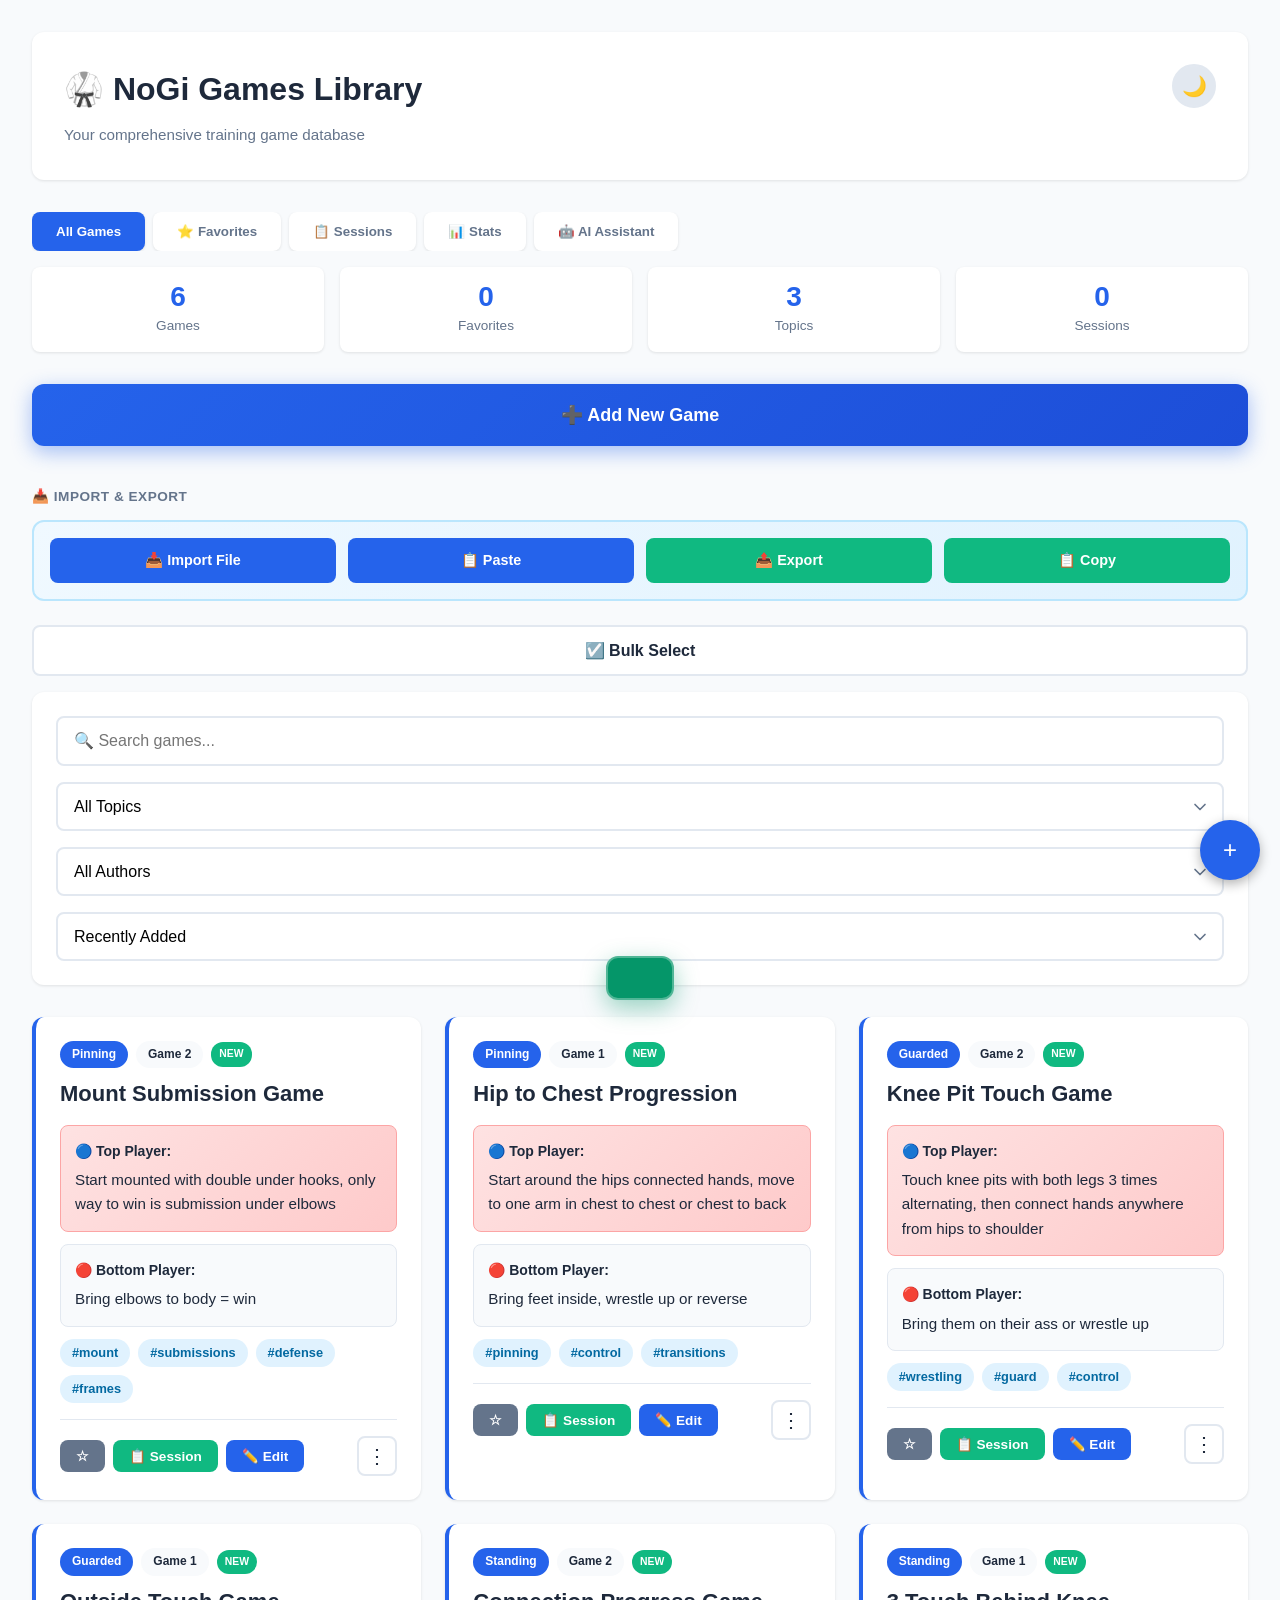
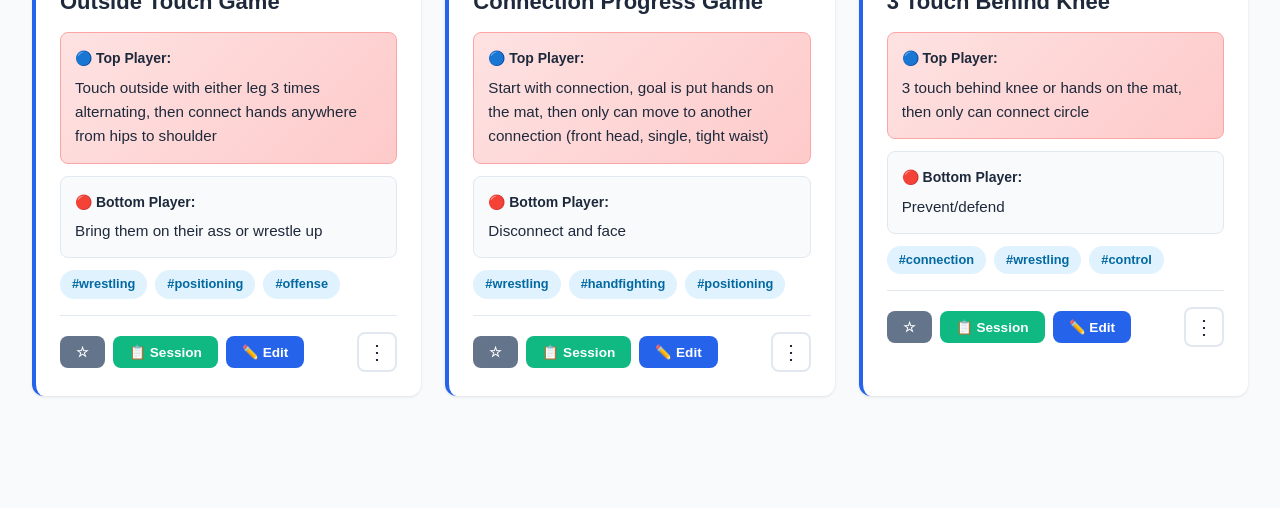
<file: nogi-games-library-standalone.html>
<!DOCTYPE html>
<html lang="en">
<head>
    <meta charset="UTF-8">
    <meta name="viewport" content="width=device-width, initial-scale=1.0">
    <title>NoGi Games Library</title>
    <style>
        * {
            margin: 0;
            padding: 0;
            box-sizing: border-box;
        }

        :root {
            --primary: #2563eb;
            --primary-dark: #1e40af;
            --secondary: #64748b;
            --success: #10b981;
            --danger: #ef4444;
            --warning: #f59e0b;
            --bg: #f8fafc;
            --surface: #ffffff;
            --border: #e2e8f0;
            --text: #1e293b;
            --text-muted: #64748b;
            --shadow: 0 1px 3px rgba(0, 0, 0, 0.1);
            --shadow-lg: 0 10px 25px rgba(0, 0, 0, 0.1);

            /* Topic color families - Simplified to 4 groups for better visual clarity */
            /* Offensive (attacking) - Red/Orange tones */
            --color-offensive: #ef4444;
            --color-submissions: #ef4444;
            --color-back-attacks: #ef4444;
            --color-leg-locks: #f97316;
            --color-takedowns: #f97316;

            /* Defensive (protecting) - Blue tones */
            --color-defensive: #3b82f6;
            --color-guard-retention: #3b82f6;
            --color-escapes: #2563eb;

            /* Control (positional) - Purple tones */
            --color-control: #8b5cf6;
            --color-guard-passing: #8b5cf6;
            --color-pinning: #7c3aed;
            --color-standing: #a855f7;
            --color-guarded: #a855f7;

            /* Transition (movement) - Green tones */
            --color-transition: #10b981;
            --color-scrambles: #10b981;
            --color-movement: #059669;
        }

        /* Dark mode theme */
        [data-theme="dark"] {
            --primary: #3b82f6;
            --primary-dark: #2563eb;
            --secondary: #94a3b8;
            --success: #10b981;
            --danger: #ef4444;
            --warning: #f59e0b;
            --bg: #0f172a;
            --surface: #1e293b;
            --border: #334155;
            --text: #f1f5f9;
            --text-muted: #94a3b8;
            --shadow: 0 1px 3px rgba(0, 0, 0, 0.3);
            --shadow-lg: 0 10px 25px rgba(0, 0, 0, 0.4);
        }

        html {
            scroll-behavior: smooth;
        }

        body {
            font-family: -apple-system, BlinkMacSystemFont, 'Segoe UI', Roboto, Oxygen, Ubuntu, Cantarell, sans-serif;
            background: var(--bg);
            color: var(--text);
            line-height: 1.6;
            -webkit-font-smoothing: antialiased;
            -moz-osx-font-smoothing: grayscale;
            padding-bottom: 80px;
        }

        .container {
            max-width: 1400px;
            margin: 0 auto;
            padding: 1rem;
        }

        @media (min-width: 768px) {
            .container {
                padding: 2rem;
            }
        }

        header {
            background: var(--surface);
            padding: 1.25rem;
            border-radius: 12px;
            box-shadow: var(--shadow);
            margin-bottom: 1rem;
            position: relative;
        }

        @media (min-width: 768px) {
            header {
                padding: 2rem;
                margin-bottom: 2rem;
            }
        }

        .theme-toggle {
            position: absolute;
            top: 1.25rem;
            right: 1.25rem;
            background: var(--border);
            border: 2px solid var(--border);
            border-radius: 50%;
            width: 44px;
            height: 44px;
            display: flex;
            align-items: center;
            justify-content: center;
            cursor: pointer;
            font-size: 1.25rem;
            transition: all 0.3s;
            z-index: 10;
        }

        .theme-toggle:hover {
            background: var(--primary);
            border-color: var(--primary);
            transform: rotate(180deg) scale(1.1);
        }

        @media (min-width: 768px) {
            .theme-toggle {
                top: 2rem;
                right: 2rem;
            }
        }

        h1 {
            font-size: 1.5rem;
            font-weight: 700;
            color: var(--text);
            margin-bottom: 0.5rem;
            padding-right: 60px;
        }

        @media (min-width: 768px) {
            h1 {
                font-size: 2rem;
            }
        }

        .subtitle {
            color: var(--text-muted);
            font-size: 0.95rem;
        }

        .tabs {
            display: flex;
            gap: 0.5rem;
            margin-bottom: 1rem;
            overflow-x: auto;
            -webkit-overflow-scrolling: touch;
        }

        .tab {
            padding: 0.75rem 1.5rem;
            border: none;
            background: var(--surface);
            color: var(--text-muted);
            border-radius: 8px;
            font-weight: 600;
            cursor: pointer;
            white-space: nowrap;
            transition: all 0.2s;
            box-shadow: var(--shadow);
        }

        .tab.active {
            background: var(--primary);
            color: white;
        }

        .tab:hover:not(.active) {
            background: var(--border);
        }

        .filter-toggle-btn {
            display: flex;
            align-items: center;
            justify-content: center;
            gap: 0.5rem;
            width: 100%;
            padding: 0.875rem;
            background: var(--surface);
            border: 2px solid var(--border);
            border-radius: 8px;
            font-size: 1rem;
            font-weight: 600;
            color: var(--text);
            cursor: pointer;
            transition: all 0.2s;
            margin-bottom: 1rem;
        }

        .filter-toggle-btn:hover {
            background: var(--border);
        }

        .filter-toggle-btn.active {
            background: var(--primary);
            color: white;
            border-color: var(--primary);
        }

        @media (min-width: 768px) {
            .filter-toggle-btn {
                display: none;
            }
        }

        .controls {
            background: var(--surface);
            padding: 1rem;
            border-radius: 12px;
            box-shadow: var(--shadow);
            margin-bottom: 1rem;
            gap: 0.75rem;
            flex-wrap: wrap;
            align-items: stretch;
        }

        /* Mobile: Hide filters by default, show when active */
        @media (max-width: 767px) {
            .controls {
                display: none;
                position: fixed;
                bottom: 0;
                left: 0;
                right: 0;
                z-index: 999;
                border-radius: 16px 16px 0 0;
                box-shadow: 0 -4px 20px rgba(0, 0, 0, 0.2);
                max-height: 70vh;
                overflow-y: auto;
                animation: slideUp 0.3s ease-out;
            }

            .controls.active {
                display: flex;
            }

            @keyframes slideUp {
                from {
                    transform: translateY(100%);
                }
                to {
                    transform: translateY(0);
                }
            }
        }

        /* Desktop: Always show filters */
        @media (min-width: 768px) {
            .controls {
                display: flex;
                padding: 1.5rem;
                margin-bottom: 2rem;
                gap: 1rem;
            }
        }

        .filter-backdrop {
            display: none;
            position: fixed;
            top: 0;
            left: 0;
            right: 0;
            bottom: 0;
            background: rgba(0, 0, 0, 0.5);
            z-index: 998;
        }

        .filter-backdrop.active {
            display: block;
        }

        @media (min-width: 768px) {
            .filter-backdrop {
                display: none !important;
            }
        }

        .search-box {
            flex: 1;
            min-width: 100%;
            position: relative;
        }

        @media (min-width: 640px) {
            .search-box {
                min-width: 250px;
            }
        }

        input[type="text"],
        input[type="search"],
        select,
        textarea {
            width: 100%;
            padding: 0.875rem 1rem;
            border: 2px solid var(--border);
            border-radius: 8px;
            font-size: 1rem;
            transition: all 0.2s;
            font-family: inherit;
            -webkit-appearance: none;
            appearance: none;
            background: var(--surface);
        }

        input:focus,
        select:focus,
        textarea:focus {
            outline: none;
            border-color: var(--primary);
            box-shadow: 0 0 0 3px rgba(37, 99, 235, 0.1);
        }

        select {
            cursor: pointer;
            background-image: url("data:image/svg+xml,%3Csvg xmlns='http://www.w3.org/2000/svg' width='24' height='24' viewBox='0 0 24 24' fill='none' stroke='%2364748b' stroke-width='2' stroke-linecap='round' stroke-linejoin='round'%3E%3Cpolyline points='6 9 12 15 18 9'%3E%3C/polyline%3E%3C/svg%3E");
            background-repeat: no-repeat;
            background-position: right 0.75rem center;
            background-size: 1.25rem;
            padding-right: 2.5rem;
        }

        .btn {
            padding: 0.875rem 1.5rem;
            border: none;
            border-radius: 8px;
            font-size: 0.95rem;
            font-weight: 600;
            cursor: pointer;
            transition: all 0.2s;
            display: inline-flex;
            align-items: center;
            justify-content: center;
            gap: 0.5rem;
            min-height: 44px;
            -webkit-tap-highlight-color: transparent;
        }

        .btn-primary {
            background: var(--primary);
            color: white;
        }

        .btn-success {
            background: var(--success);
            color: white;
        }

        .btn-danger {
            background: var(--danger);
            color: white;
        }

        .btn-secondary {
            background: var(--secondary);
            color: white;
        }

        .btn-warning {
            background: var(--warning);
            color: white;
        }

        @media (hover: hover) {
            .btn-primary:hover {
                background: var(--primary-dark);
                transform: translateY(-1px);
                box-shadow: var(--shadow-lg);
            }
            .btn-success:hover { background: #059669; }
            .btn-danger:hover { background: #dc2626; }
            .btn-secondary:hover { background: #475569; }
            .btn-warning:hover { background: #d97706; }
        }

        .btn:active {
            transform: scale(0.98);
        }

        .btn-sm {
            padding: 0.5rem 1rem;
            font-size: 0.85rem;
            min-height: auto;
        }

        .btn-icon {
            padding: 0.5rem;
            min-height: auto;
            width: 40px;
            height: 40px;
        }

        .fab {
            position: fixed;
            bottom: 20px;
            right: 20px;
            width: 60px;
            height: 60px;
            border-radius: 50%;
            background: var(--primary);
            color: white;
            border: none;
            font-size: 1.5rem;
            box-shadow: 0 4px 12px rgba(0, 0, 0, 0.3);
            cursor: pointer;
            z-index: 100;
            display: flex;
            align-items: center;
            justify-content: center;
            transition: all 0.3s;
        }

        .fab:active {
            transform: scale(0.95);
        }

        @media (hover: hover) {
            .fab:hover {
                transform: scale(1.1);
                box-shadow: 0 6px 20px rgba(0, 0, 0, 0.4);
            }
        }

        .games-grid {
            display: grid;
            grid-template-columns: 1fr;
            gap: 1rem;
        }

        @media (min-width: 640px) {
            .games-grid {
                grid-template-columns: repeat(auto-fill, minmax(350px, 1fr));
                gap: 1.5rem;
            }
        }

        .game-card {
            background: var(--surface);
            border-radius: 12px;
            padding: 1.25rem;
            box-shadow: var(--shadow);
            transition: all 0.3s;
            border-left: 4px solid var(--primary);
            position: relative;
        }

        .game-card.favorite::before {
            content: "⭐";
            position: absolute;
            top: 1rem;
            right: 1rem;
            font-size: 1.25rem;
        }

        @media (min-width: 768px) {
            .game-card {
                padding: 1.5rem;
            }
        }

        @media (hover: hover) {
            .game-card:hover {
                transform: translateY(-4px);
                box-shadow: var(--shadow-lg);
            }
        }

        .game-header {
            margin-bottom: 1rem;
        }

        .game-title {
            font-size: 1.375rem;
            font-weight: 700;
            color: var(--text);
            margin-bottom: 0.625rem;
            line-height: 1.3;
        }

        .game-meta {
            display: flex;
            gap: 0.5rem;
            flex-wrap: wrap;
            align-items: center;
            margin-bottom: 0.75rem;
        }

        .game-topic {
            display: inline-block;
            padding: 0.25rem 0.75rem;
            background: var(--primary);
            color: white;
            border-radius: 20px;
            font-size: 0.75rem;
            font-weight: 600;
        }

        .game-number {
            display: inline-block;
            padding: 0.25rem 0.75rem;
            background: var(--bg);
            color: var(--text);
            border-radius: 20px;
            font-size: 0.75rem;
            font-weight: 600;
        }

        .badge-new {
            display: inline-block;
            padding: 0.25rem 0.5rem;
            background: var(--success);
            color: white;
            border-radius: 12px;
            font-size: 0.65rem;
            font-weight: 700;
            text-transform: uppercase;
        }

        .author-badge {
            display: inline-block;
            padding: 0.25rem 0.65rem;
            background: linear-gradient(135deg, #6366f1 0%, #8b5cf6 100%);
            color: white;
            border-radius: 12px;
            font-size: 0.7rem;
            font-weight: 600;
        }

        .player-section {
            background: var(--bg);
            padding: 0.875rem;
            border-radius: 8px;
            margin-bottom: 0.75rem;
            border: 1px solid var(--border);
            transition: all 0.2s;
        }

        .player-section:first-of-type {
            background: linear-gradient(135deg, #dbeafe 0%, #e0f2fe 100%);
            border-color: #93c5fd;
        }

        .player-section:nth-of-type(2) {
            background: linear-gradient(135deg, #fee2e2 0%, #fecaca 100%);
            border-color: #fca5a5;
        }

        .player-label {
            font-weight: 700;
            color: var(--text);
            font-size: 0.875rem;
            margin-bottom: 0.375rem;
            display: block;
        }

        .player-text {
            color: var(--text);
            font-size: 0.95rem;
            line-height: 1.6;
            font-weight: 500;
        }

        .game-coaching {
            background: linear-gradient(135deg, #fef3c7 0%, #fde68a 100%);
            border-left: 4px solid #f59e0b;
            padding: 0.875rem;
            border-radius: 8px;
            margin-bottom: 1rem;
            font-size: 0.95rem;
            line-height: 1.6;
            box-shadow: 0 1px 3px rgba(245, 158, 11, 0.1);
        }

        .game-coaching strong {
            color: #f59e0b;
            display: block;
            margin-bottom: 0.25rem;
        }

        .hashtags {
            display: flex;
            flex-wrap: wrap;
            gap: 0.5rem;
            margin-bottom: 1rem;
        }

        .hashtag {
            background: #e0f2fe;
            color: #0369a1;
            padding: 0.25rem 0.75rem;
            border-radius: 20px;
            font-size: 0.8rem;
            font-weight: 600;
        }

        .game-actions {
            display: flex;
            gap: 0.5rem;
            padding-top: 1rem;
            border-top: 1px solid var(--border);
            flex-wrap: wrap;
            align-items: center;
            position: relative;
        }

        .game-actions-main {
            display: flex;
            gap: 0.5rem;
            flex: 1;
            flex-wrap: wrap;
        }

        .game-actions-overflow {
            position: relative;
        }

        .overflow-menu-btn {
            width: 40px;
            height: 40px;
            border-radius: 8px;
            background: var(--surface);
            border: 2px solid var(--border);
            cursor: pointer;
            display: flex;
            align-items: center;
            justify-content: center;
            font-size: 1.25rem;
            color: var(--text);
            transition: all 0.2s;
        }

        .overflow-menu-btn:hover {
            background: var(--border);
            border-color: var(--secondary);
        }

        .overflow-menu {
            position: absolute;
            right: 0;
            bottom: 100%;
            margin-bottom: 0.5rem;
            background: var(--surface);
            border: 2px solid var(--border);
            border-radius: 8px;
            box-shadow: var(--shadow-lg);
            min-width: 160px;
            z-index: 100;
            display: none;
        }

        .overflow-menu.active {
            display: block;
        }

        .overflow-menu-item {
            padding: 0.75rem 1rem;
            border: none;
            background: none;
            width: 100%;
            text-align: left;
            cursor: pointer;
            font-size: 0.95rem;
            color: var(--text);
            display: flex;
            align-items: center;
            gap: 0.5rem;
            transition: background 0.2s;
        }

        .overflow-menu-item:hover {
            background: var(--border);
        }

        .overflow-menu-item.danger {
            color: var(--danger);
        }

        .overflow-menu-item:first-child {
            border-radius: 6px 6px 0 0;
        }

        .overflow-menu-item:last-child {
            border-radius: 0 0 6px 6px;
        }

        .modal {
            display: none;
            position: fixed;
            top: 0;
            left: 0;
            width: 100%;
            height: 100%;
            background: rgba(0, 0, 0, 0.5);
            z-index: 1000;
            overflow-y: auto;
        }

        .modal.active {
            display: flex;
            align-items: flex-start;
            justify-content: center;
            padding: 0;
        }

        @media (min-width: 768px) {
            .modal.active {
                align-items: center;
                padding: 2rem;
            }
        }

        .modal-content {
            background: var(--surface);
            border-radius: 0;
            padding: 1.25rem;
            max-width: 100%;
            width: 100%;
            height: 100vh;
            overflow-y: auto;
            box-shadow: var(--shadow-lg);
        }

        @media (min-width: 768px) {
            .modal-content {
                border-radius: 12px;
                padding: 2rem;
                max-width: 700px;
                height: auto;
                max-height: 90vh;
            }
        }

        .modal-header {
            display: flex;
            justify-content: space-between;
            align-items: center;
            margin-bottom: 1.5rem;
        }

        .modal-title {
            font-size: 1.5rem;
            font-weight: 700;
        }

        .close-btn {
            background: none;
            border: none;
            font-size: 1.75rem;
            cursor: pointer;
            color: var(--text-muted);
            padding: 0;
            width: 44px;
            height: 44px;
            display: flex;
            align-items: center;
            justify-content: center;
            border-radius: 8px;
            -webkit-tap-highlight-color: transparent;
            transition: all 0.2s;
        }

        @media (hover: hover) {
            .close-btn:hover {
                background: var(--bg);
            }
        }

        .close-btn:active {
            background: var(--border);
        }

        .form-group {
            margin-bottom: 1.5rem;
        }

        .form-group label {
            display: block;
            margin-bottom: 0.5rem;
            font-weight: 600;
            color: var(--text);
        }

        .form-group small {
            display: block;
            margin-top: 0.25rem;
            color: var(--text-muted);
            font-size: 0.85rem;
        }

        textarea {
            min-height: 100px;
            resize: vertical;
        }

        .hint-box {
            background: #e0f2fe;
            border-left: 3px solid #0284c7;
            padding: 0.75rem;
            border-radius: 6px;
            margin-bottom: 1.5rem;
            font-size: 0.9rem;
            color: #0c4a6e;
        }

        .hint-box strong {
            display: block;
            margin-bottom: 0.25rem;
            color: #0369a1;
        }

        .stats {
            display: grid;
            grid-template-columns: repeat(2, 1fr);
            gap: 0.75rem;
            margin-bottom: 1rem;
        }

        @media (min-width: 640px) {
            .stats {
                grid-template-columns: repeat(4, 1fr);
            }
        }

        @media (min-width: 768px) {
            .stats {
                gap: 1rem;
                margin-bottom: 2rem;
            }
        }

        .stat-card {
            background: var(--surface);
            padding: 1rem;
            border-radius: 8px;
            box-shadow: var(--shadow);
            text-align: center;
        }

        .stat-value {
            font-size: 1.75rem;
            font-weight: 700;
            color: var(--primary);
            line-height: 1;
            margin-bottom: 0.25rem;
        }

        .stat-label {
            color: var(--text-muted);
            font-size: 0.75rem;
        }

        @media (min-width: 768px) {
            .stat-label {
                font-size: 0.85rem;
            }
        }

        .empty-state {
            text-align: center;
            padding: 4rem 2rem;
            color: var(--text-muted);
            grid-column: 1/-1;
        }

        .empty-state svg {
            width: 120px;
            height: 120px;
            margin: 0 auto 1.5rem;
            opacity: 0.5;
            color: var(--primary);
        }

        .empty-state h3 {
            font-size: 1.25rem;
            font-weight: 600;
            color: var(--text);
            margin-bottom: 0.5rem;
        }

        .empty-state p {
            font-size: 1rem;
            margin-bottom: 1.5rem;
            line-height: 1.6;
        }

        .empty-state .btn {
            margin-top: 0.5rem;
        }

        .toast {
            position: fixed;
            bottom: 100px;
            left: 50%;
            transform: translateX(-50%) translateY(200px);
            background: #059669;
            color: white;
            padding: 1.25rem 2rem;
            border-radius: 12px;
            box-shadow: 0 8px 24px rgba(5, 150, 105, 0.4);
            z-index: 2000;
            transition: all 0.4s cubic-bezier(0.68, -0.55, 0.265, 1.55);
            max-width: 90%;
            font-weight: 600;
            font-size: 1.05rem;
            text-align: center;
            border: 2px solid rgba(255, 255, 255, 0.3);
            display: flex;
            align-items: center;
            gap: 1rem;
        }

        .toast.show {
            transform: translateX(-50%) translateY(0) scale(1.05);
        }

        .toast.error {
            background: #dc2626;
            box-shadow: 0 8px 24px rgba(220, 38, 38, 0.4);
        }

        .toast.info {
            background: #2563eb;
            box-shadow: 0 8px 24px rgba(37, 99, 235, 0.4);
        }

        .toast-message {
            flex: 1;
        }

        .toast-undo-btn {
            background: rgba(255, 255, 255, 0.25);
            border: 2px solid rgba(255, 255, 255, 0.4);
            color: white;
            padding: 0.5rem 1rem;
            border-radius: 6px;
            font-weight: 700;
            font-size: 0.9rem;
            cursor: pointer;
            transition: all 0.2s;
            white-space: nowrap;
        }

        .toast-undo-btn:hover {
            background: rgba(255, 255, 255, 0.35);
            border-color: rgba(255, 255, 255, 0.6);
            transform: scale(1.05);
        }

        .toast-undo-btn:active {
            transform: scale(0.95);
        }

        .session-item {
            background: var(--surface);
            padding: 1.25rem;
            border-radius: 12px;
            margin-bottom: 1rem;
            border: 2px solid var(--border);
            box-shadow: var(--shadow);
            transition: all 0.2s;
        }

        .session-item:hover {
            box-shadow: var(--shadow-lg);
        }

        .session-header {
            cursor: pointer;
            user-select: none;
            display: flex;
            align-items: center;
            justify-content: space-between;
            gap: 1rem;
        }

        .session-header-left {
            flex: 1;
        }

        .session-item-title {
            font-weight: 700;
            font-size: 1.125rem;
            margin-bottom: 0.375rem;
            color: var(--text);
        }

        .session-games {
            font-size: 0.9rem;
            color: var(--text-muted);
            display: flex;
            align-items: center;
            gap: 0.75rem;
            flex-wrap: wrap;
        }

        .session-stat {
            display: inline-flex;
            align-items: center;
            gap: 0.25rem;
            padding: 0.25rem 0.625rem;
            background: var(--border);
            border-radius: 6px;
            font-size: 0.85rem;
            font-weight: 600;
        }

        .session-stat.used {
            background: #dcfce7;
            color: #166534;
        }

        .session-expand-icon {
            font-size: 1.25rem;
            transition: transform 0.3s;
            color: var(--primary);
        }

        .session-expand-icon.expanded {
            transform: rotate(180deg);
        }

        .session-content {
            max-height: 0;
            overflow: hidden;
            transition: max-height 0.3s ease-out;
        }

        .session-content.expanded {
            max-height: 10000px;
            transition: max-height 0.5s ease-in;
        }

        .session-games-grid {
            display: grid;
            grid-template-columns: repeat(auto-fill, minmax(300px, 1fr));
            gap: 1rem;
            margin-top: 1rem;
            padding-top: 1rem;
            border-top: 2px solid var(--border);
        }

        .session-game-card {
            background: var(--bg);
            border: 2px solid var(--border);
            border-radius: 8px;
            padding: 1rem;
            transition: all 0.2s;
        }

        .session-game-card.used {
            border-color: #10b981;
            background: linear-gradient(135deg, #ecfdf5 0%, #d1fae5 100%);
        }

        .session-game-card:hover {
            transform: translateY(-2px);
            box-shadow: var(--shadow);
        }

        .session-actions {
            margin-top: 1rem;
            padding-top: 1rem;
            border-top: 1px solid var(--border);
            display: flex;
            gap: 0.5rem;
        }

        .quick-actions {
            display: flex;
            gap: 0.75rem;
            flex-wrap: wrap;
            margin-bottom: 1.5rem;
            padding: 1rem;
            background: linear-gradient(135deg, #f0f9ff 0%, #e0f2fe 100%);
            border-radius: 12px;
            border: 2px solid #bae6fd;
        }

        .quick-actions .btn {
            flex: 1;
            min-width: 140px;
            font-size: 0.9rem;
            font-weight: 700;
        }

        .action-section {
            margin-bottom: 1.5rem;
        }

        .action-section-title {
            font-size: 0.85rem;
            font-weight: 700;
            color: #64748b;
            text-transform: uppercase;
            letter-spacing: 0.5px;
            margin-bottom: 0.75rem;
        }

        .primary-action {
            background: linear-gradient(135deg, #2563eb 0%, #1d4ed8 100%);
            color: white;
            padding: 1.25rem 1.75rem;
            border-radius: 12px;
            border: none;
            font-weight: 700;
            font-size: 1.125rem;
            cursor: pointer;
            box-shadow: 0 6px 20px rgba(37, 99, 235, 0.4);
            transition: all 0.3s;
            width: 100%;
            margin-bottom: 1rem;
            min-height: 60px;
            position: relative;
            overflow: hidden;
        }

        .primary-action::before {
            content: '';
            position: absolute;
            top: 0;
            left: -100%;
            width: 100%;
            height: 100%;
            background: linear-gradient(90deg, transparent, rgba(255, 255, 255, 0.2), transparent);
            transition: left 0.5s;
        }

        .primary-action:hover::before {
            left: 100%;
        }

        .primary-action:active {
            transform: scale(0.98);
        }

        @media (hover: hover) {
            .primary-action:hover {
                box-shadow: 0 8px 25px rgba(37, 99, 235, 0.5);
                transform: translateY(-2px);
            }
        }

        .secondary-action {
            background: var(--surface);
            color: var(--primary);
            padding: 0.875rem 1.5rem;
            border: 2px solid var(--primary);
            border-radius: 8px;
            font-weight: 600;
            font-size: 0.95rem;
            cursor: pointer;
            transition: all 0.2s;
            width: 100%;
            min-height: 48px;
        }

        @media (hover: hover) {
            .secondary-action:hover {
                background: var(--primary);
                color: white;
                transform: translateY(-1px);
            }
        }

        @media (max-width: 640px) {
            .btn-sm {
                padding: 0.625rem 0.875rem;
                font-size: 0.8rem;
            }

            .game-title {
                font-size: 1.125rem;
            }

            .modal-title {
                font-size: 1.25rem;
            }
        }

        /* Topic color classes */
        .topic-guard-passing { border-left-color: var(--color-guard-passing); }
        .topic-guard-retention { border-left-color: var(--color-guard-retention); }
        .topic-half-guard { border-left-color: var(--color-guard-retention); }
        .topic-top-control { border-left-color: var(--color-pinning); }
        .topic-mount { border-left-color: var(--color-pinning); }
        .topic-back-control { border-left-color: var(--color-back-attacks); }
        .topic-front-headlock { border-left-color: var(--color-pinning); }
        .topic-turtle { border-left-color: var(--color-escapes); }
        .topic-escapes { border-left-color: var(--color-escapes); }
        .topic-submissions { border-left-color: var(--color-submissions); }
        .topic-leg-locks { border-left-color: var(--color-leg-locks); }
        .topic-takedowns { border-left-color: var(--color-takedowns); }
        .topic-transitions { border-left-color: var(--color-scrambles); }

        .topic-tag-guard-passing { background: var(--color-guard-passing); }
        .topic-tag-guard-retention { background: var(--color-guard-retention); }
        .topic-tag-half-guard { background: var(--color-guard-retention); }
        .topic-tag-top-control { background: var(--color-pinning); }
        .topic-tag-mount { background: var(--color-pinning); }
        .topic-tag-back-control { background: var(--color-back-attacks); }
        .topic-tag-front-headlock { background: var(--color-pinning); }
        .topic-tag-turtle { background: var(--color-escapes); }
        .topic-tag-escapes { background: var(--color-escapes); }
        .topic-tag-submissions { background: var(--color-submissions); }
        .topic-tag-leg-locks { background: var(--color-leg-locks); }
        .topic-tag-takedowns { background: var(--color-takedowns); }
        .topic-tag-transitions { background: var(--color-scrambles); }

        /* Print Styles */
        @media print {
            body {
                padding: 0;
                background: white;
                color: black;
            }

            header, .tabs, .filter-toggle-btn, #bulkActionsToolbar,
            .controls, .stats, .action-section, .btn, button, .theme-toggle {
                display: none !important;
            }

            .container {
                max-width: 100%;
                padding: 1rem;
            }

            .print-session {
                page-break-after: always;
            }

            .print-session:last-child {
                page-break-after: auto;
            }

            .print-session h1 {
                font-size: 24pt;
                margin-bottom: 1rem;
                border-bottom: 2pt solid black;
                padding-bottom: 0.5rem;
            }

            .print-game {
                margin-bottom: 1.5rem;
                page-break-inside: avoid;
                border: 1pt solid #ccc;
                padding: 0.75rem;
            }

            .print-game-title {
                font-size: 14pt;
                font-weight: bold;
                margin-bottom: 0.5rem;
            }

            .print-game-content {
                font-size: 11pt;
                line-height: 1.4;
            }
        }
    </style>
</head>
<body>
    <div class="container">
        <header>
            <button class="theme-toggle" onclick="toggleTheme()" id="themeToggle" title="Toggle dark mode">
                🌙
            </button>
            <h1>🥋 NoGi Games Library</h1>
            <p class="subtitle">Your comprehensive training game database</p>
        </header>

        <div class="tabs">
            <button class="tab active" onclick="switchTab('games')">All Games</button>
            <button class="tab" onclick="switchTab('favorites')">⭐ Favorites</button>
            <button class="tab" onclick="switchTab('sessions')">📋 Sessions</button>
            <button class="tab" onclick="switchTab('stats')">📊 Stats</button>
            <button class="tab" onclick="switchTab('ai')">🤖 AI Assistant</button>
        </div>

        <div id="gamesView">
            <div class="stats">
                <div class="stat-card">
                    <div class="stat-value" id="totalGames">0</div>
                    <div class="stat-label">Games</div>
                </div>
                <div class="stat-card">
                    <div class="stat-value" id="totalFavorites">0</div>
                    <div class="stat-label">Favorites</div>
                </div>
                <div class="stat-card">
                    <div class="stat-value" id="totalTopics">0</div>
                    <div class="stat-label">Topics</div>
                </div>
                <div class="stat-card">
                    <div class="stat-value" id="totalSessions">0</div>
                    <div class="stat-label">Sessions</div>
                </div>
            </div>

            <div class="action-section">
                <button class="primary-action" onclick="openModal()">
                    ➕ Add New Game
                </button>
            </div>

            <div class="action-section">
                <div class="action-section-title">📥 Import & Export</div>
                <div class="quick-actions">
                    <button class="btn btn-primary" onclick="document.getElementById('importFile').click()">
                        📥 Import File
                    </button>
                    <button class="btn btn-primary" onclick="pasteGames()">
                        📋 Paste
                    </button>
                    <button class="btn btn-success" onclick="shareGames()">
                        📤 Export
                    </button>
                    <button class="btn btn-success" onclick="copyGames()">
                        📋 Copy
                    </button>
                    <input type="file" id="importFile" accept=".json,.txt,.text" style="display: none;" onchange="importGames(event)">
                </div>
            </div>

            <div style="display: flex; gap: 0.75rem; flex-wrap: wrap;">
                <button class="filter-toggle-btn" id="filterToggleBtn" onclick="toggleFilters()">
                    🔍 Filters & Search
                </button>
                <button class="filter-toggle-btn" id="bulkSelectToggle" onclick="toggleBulkSelect()" style="display: inline-flex;">
                    ☑️ Bulk Select
                </button>
            </div>

            <!-- Bulk Actions Toolbar -->
            <div id="bulkActionsToolbar" style="display: none; background: var(--surface); padding: 1rem; border-radius: 8px; margin-bottom: 1rem; box-shadow: var(--shadow); border: 2px solid var(--primary);">
                <div style="display: flex; align-items: center; justify-content: space-between; flex-wrap: wrap; gap: 0.75rem;">
                    <div style="display: flex; align-items: center; gap: 0.5rem; flex-wrap: wrap;">
                        <span id="selectedCount" style="font-weight: 600; color: var(--primary);">0 selected</span>
                        <button class="btn btn-secondary btn-sm" onclick="selectAllGames()">Select All</button>
                        <button class="btn btn-secondary btn-sm" onclick="deselectAllGames()">Deselect All</button>
                    </div>
                    <div style="display: flex; gap: 0.5rem; flex-wrap: wrap;">
                        <button class="btn btn-success btn-sm" onclick="bulkMarkAsUsed()">✓ Mark as Used</button>
                        <button class="btn btn-secondary btn-sm" onclick="bulkMarkAsUnused()">↩️ Mark as Unused</button>
                        <button class="btn btn-primary btn-sm" onclick="bulkAddToSession()">📋 Add to Session</button>
                        <button class="btn btn-danger btn-sm" onclick="bulkDelete()">🗑️ Delete Selected</button>
                    </div>
                </div>
            </div>

            <div class="filter-backdrop" id="filterBackdrop" onclick="toggleFilters()"></div>

            <div class="controls" id="filterControls">
                <div class="search-box">
                    <input type="search" id="searchInput" placeholder="🔍 Search games...">
                </div>

                <select id="topicFilter">
                    <option value="">All Topics</option>
                    <option value="Guard Passing">Guard Passing</option>
                    <option value="Guard Retention">Guard Retention</option>
                    <option value="Half Guard">Half Guard</option>
                    <option value="Top Control">Top Control</option>
                    <option value="Mount">Mount</option>
                    <option value="Back Control">Back Control</option>
                    <option value="Front Headlock">Front Headlock</option>
                    <option value="Turtle">Turtle</option>
                    <option value="Escapes">Escapes</option>
                    <option value="Submissions">Submissions</option>
                    <option value="Leg Locks">Leg Locks</option>
                    <option value="Takedowns">Takedowns</option>
                    <option value="Transitions">Transitions</option>
                </select>

                <select id="authorFilter">
                    <option value="">All Authors</option>
                </select>

                <select id="sortBy">
                    <option value="recent">Recently Added</option>
                    <option value="name">Name (A-Z)</option>
                    <option value="topic">Topic</option>
                    <option value="used">Recently Used</option>
                </select>
            </div>

            <div class="games-grid" id="gamesGrid"></div>
        </div>

        <div id="favoritesView" style="display: none;">
            <div class="games-grid" id="favoritesGrid"></div>
        </div>

        <div id="sessionsView" style="display: none;">
            <div class="action-section">
                <button class="primary-action" onclick="openSessionModal()">
                    📋 Create Training Session
                </button>
            </div>

            <!-- Templates Section -->
            <div style="margin-bottom: 2rem;">
                <div style="display: flex; align-items: center; justify-content: space-between; margin-bottom: 1rem;">
                    <h3 style="font-size: 1.125rem; font-weight: 700; color: var(--text);">
                        💾 Session Templates
                    </h3>
                    <button class="btn btn-secondary btn-sm" onclick="renderTemplates()">
                        🔄 Refresh
                    </button>
                </div>
                <div id="templatesContainer"></div>
            </div>

            <!-- Sessions List -->
            <div>
                <h3 style="font-size: 1.125rem; font-weight: 700; color: var(--text); margin-bottom: 1rem;">
                    📋 Your Training Sessions
                </h3>
                <div id="sessionsList"></div>
            </div>
        </div>

        <!-- Stats Dashboard -->
        <div id="statsView" style="display: none;">
            <h2 style="font-size: 1.75rem; font-weight: 700; margin-bottom: 1.5rem; color: var(--text);">
                📊 Training Statistics
            </h2>

            <div id="statsContent"></div>
        </div>

        <!-- ==================== CONSTRAINT-LED AI GAME DESIGNER ==================== -->
        <div id="aiView" style="display: none;">
            <style>
                /* AI Game Designer Styles - Mobile First */
                .ai-container {
                    max-width: 100%;
                    margin: 0 auto;
                }

                .ai-header {
                    background: linear-gradient(135deg, #667eea 0%, #764ba2 100%);
                    color: white;
                    padding: 1.5rem;
                    border-radius: 12px;
                    margin-bottom: 1.5rem;
                    box-shadow: 0 4px 12px rgba(102, 126, 234, 0.3);
                }

                .ai-header h2 {
                    font-size: 1.5rem;
                    margin-bottom: 0.5rem;
                    font-weight: 700;
                }

                .ai-header p {
                    opacity: 0.95;
                    font-size: 0.95rem;
                    line-height: 1.5;
                }

                .ai-input-section {
                    background: white;
                    padding: 1.5rem;
                    border-radius: 12px;
                    box-shadow: 0 2px 8px rgba(0,0,0,0.1);
                    margin-bottom: 1.5rem;
                }

                .ai-textarea {
                    width: 100%;
                    min-height: 140px;
                    padding: 1rem;
                    border: 2px solid #e2e8f0;
                    border-radius: 10px;
                    font-size: 1rem;
                    font-family: -apple-system, BlinkMacSystemFont, 'Segoe UI', Roboto, sans-serif;
                    resize: vertical;
                    transition: border-color 0.2s;
                }

                .ai-textarea:focus {
                    outline: none;
                    border-color: #667eea;
                    box-shadow: 0 0 0 3px rgba(102, 126, 234, 0.1);
                }

                .ai-examples {
                    display: grid;
                    gap: 0.75rem;
                    margin-top: 1rem;
                }

                .ai-example-btn {
                    background: #f8fafc;
                    border: 2px solid #e2e8f0;
                    padding: 1rem;
                    border-radius: 10px;
                    text-align: left;
                    cursor: pointer;
                    transition: all 0.2s;
                    font-size: 0.95rem;
                    color: #334155;
                    min-height: 56px;
                    display: flex;
                    align-items: center;
                }

                .ai-example-btn:active {
                    transform: scale(0.98);
                }

                .ai-example-btn:hover {
                    background: #f1f5f9;
                    border-color: #cbd5e1;
                }

                .ai-generate-btn {
                    width: 100%;
                    background: linear-gradient(135deg, #667eea 0%, #764ba2 100%);
                    color: white;
                    border: none;
                    padding: 1.25rem;
                    border-radius: 12px;
                    font-size: 1.1rem;
                    font-weight: 700;
                    cursor: pointer;
                    margin-top: 1.5rem;
                    box-shadow: 0 4px 12px rgba(102, 126, 234, 0.4);
                    transition: all 0.3s;
                    min-height: 60px;
                }

                .ai-generate-btn:active {
                    transform: translateY(1px);
                }

                .ai-result-card {
                    background: linear-gradient(135deg, #d4fc79 0%, #96e6a1 100%);
                    border-radius: 12px;
                    padding: 1.5rem;
                    margin-bottom: 1.5rem;
                    box-shadow: 0 4px 16px rgba(150, 230, 161, 0.3);
                }

                .ai-result-header {
                    display: flex;
                    justify-content: space-between;
                    align-items: flex-start;
                    margin-bottom: 1.5rem;
                    gap: 1rem;
                }

                .ai-game-title {
                    font-size: 1.4rem;
                    font-weight: 800;
                    color: #065f46;
                    margin-bottom: 0.5rem;
                }

                .ai-game-tags {
                    display: flex;
                    flex-wrap: wrap;
                    gap: 0.5rem;
                    margin-bottom: 1rem;
                }

                .ai-tag {
                    background: rgba(255, 255, 255, 0.9);
                    color: #059669;
                    padding: 0.35rem 0.75rem;
                    border-radius: 20px;
                    font-size: 0.8rem;
                    font-weight: 600;
                }

                .ai-add-btn {
                    background: #059669;
                    color: white;
                    border: none;
                    padding: 0.875rem 1.5rem;
                    border-radius: 10px;
                    font-weight: 700;
                    font-size: 1rem;
                    cursor: pointer;
                    box-shadow: 0 2px 8px rgba(5, 150, 105, 0.3);
                    white-space: nowrap;
                    min-height: 50px;
                    transition: all 0.2s;
                }

                .ai-add-btn:active {
                    transform: scale(0.95);
                }

                .ai-edit-btn {
                    background: #6366f1;
                    color: white;
                    border: none;
                    padding: 0.875rem 1.5rem;
                    border-radius: 10px;
                    font-weight: 700;
                    font-size: 1rem;
                    cursor: pointer;
                    box-shadow: 0 2px 8px rgba(99, 102, 241, 0.3);
                    white-space: nowrap;
                    min-height: 50px;
                    transition: all 0.2s;
                    margin-right: 0.75rem;
                }

                .ai-edit-btn:active {
                    transform: scale(0.95);
                }

                .ai-edit-btn.editing {
                    background: #f59e0b;
                }

                .ai-result-header {
                    display: flex;
                    gap: 0.75rem;
                    align-items: flex-start;
                    flex-wrap: wrap;
                }

                .ai-header-buttons {
                    display: flex;
                    gap: 0.5rem;
                    flex-wrap: wrap;
                }

                [contenteditable="true"] {
                    background: #fef9c3;
                    padding: 0.5rem;
                    border-radius: 6px;
                    border: 2px solid #fbbf24;
                    outline: none;
                    min-height: 2rem;
                }

                [contenteditable="true"]:focus {
                    border-color: #f59e0b;
                    box-shadow: 0 0 0 3px rgba(245, 158, 11, 0.1);
                }

                .ai-constraint-box[contenteditable="true"],
                .ai-cue[contenteditable="true"],
                .ai-progression-list li[contenteditable="true"] {
                    cursor: text;
                }

                .ai-game-content {
                    background: white;
                    border-radius: 10px;
                    padding: 1.25rem;
                }

                .ai-section {
                    margin-bottom: 1.25rem;
                    padding-bottom: 1.25rem;
                    border-bottom: 1px solid #e2e8f0;
                }

                .ai-section:last-child {
                    border-bottom: none;
                    margin-bottom: 0;
                    padding-bottom: 0;
                }

                .ai-section-title {
                    font-weight: 700;
                    color: #0f172a;
                    font-size: 0.85rem;
                    text-transform: uppercase;
                    letter-spacing: 0.5px;
                    margin-bottom: 0.5rem;
                    display: flex;
                    align-items: center;
                    gap: 0.5rem;
                }

                .ai-section-content {
                    color: #334155;
                    line-height: 1.6;
                    font-size: 0.95rem;
                }

                .ai-win-conditions {
                    display: grid;
                    gap: 0.75rem;
                }

                .ai-win-box {
                    background: #f8fafc;
                    padding: 0.875rem;
                    border-radius: 8px;
                    border-left: 4px solid #3b82f6;
                }

                .ai-win-box.bottom {
                    border-left-color: #ef4444;
                }

                .ai-win-label {
                    font-weight: 700;
                    font-size: 0.8rem;
                    color: #3b82f6;
                    margin-bottom: 0.25rem;
                }

                .ai-win-box.bottom .ai-win-label {
                    color: #ef4444;
                }

                .ai-coaching-cues {
                    display: flex;
                    flex-direction: column;
                    gap: 0.5rem;
                }

                .ai-cue {
                    background: #fef3c7;
                    padding: 0.75rem;
                    border-radius: 6px;
                    border-left: 3px solid #f59e0b;
                    font-size: 0.9rem;
                    color: #78350f;
                }

                .ai-progression-list {
                    list-style: none;
                    padding: 0;
                    margin: 0;
                }

                .ai-progression-list li {
                    background: #f1f5f9;
                    padding: 0.875rem;
                    border-radius: 8px;
                    margin-bottom: 0.5rem;
                    position: relative;
                    padding-left: 2.5rem;
                    font-size: 0.9rem;
                    color: #334155;
                }

                .ai-progression-list li::before {
                    content: attr(data-number);
                    position: absolute;
                    left: 0.875rem;
                    top: 0.875rem;
                    background: #667eea;
                    color: white;
                    width: 24px;
                    height: 24px;
                    border-radius: 50%;
                    display: flex;
                    align-items: center;
                    justify-content: center;
                    font-weight: 700;
                    font-size: 0.75rem;
                }

                .ai-constraint-box {
                    background: #fef2f2;
                    border: 2px solid #fecaca;
                    padding: 1rem;
                    border-radius: 8px;
                    color: #991b1b;
                    font-weight: 600;
                }

                @media (min-width: 640px) {
                    .ai-examples {
                        grid-template-columns: repeat(2, 1fr);
                    }
                }
            </style>

            <div class="ai-container">
                <!-- Header -->
                <div class="ai-header">
                    <h2>🎯 AI Game Designer</h2>
                    <p>Constraint-led approach: Describe your training problem and get a custom game with specific start positions, strong constraints, and clear win conditions.</p>
                </div>

                <!-- Input Section -->
                <div class="ai-input-section">
                    <label for="aiProblemInput" style="display: block; font-weight: 600; margin-bottom: 0.75rem; color: #0f172a;">
                        What problem do you want to solve?
                    </label>
                    <textarea
                        id="aiProblemInput"
                        class="ai-textarea"
                        placeholder="e.g., My students get flattened from turtle and can't escape..."></textarea>

                    <div style="margin-top: 0.75rem;">
                        <label style="display: block; font-size: 0.85rem; color: #64748b; margin-bottom: 0.5rem;">
                            💡 Or try these common scenarios:
                        </label>
                        <div class="ai-examples">
                            <button class="ai-example-btn" onclick="fillExample(0)">
                                Students get their guard passed when they sit up
                            </button>
                            <button class="ai-example-btn" onclick="fillExample(1)">
                                Can't escape side control - get stuck flat
                            </button>
                            <button class="ai-example-btn" onclick="fillExample(2)">
                                Turtle position - students get flattened or back taken
                            </button>
                            <button class="ai-example-btn" onclick="fillExample(3)">
                                Passing knee shield - students get swept or can't advance
                            </button>
                        </div>
                    </div>

                    <button class="ai-generate-btn" onclick="generateConstraintGame()">
                        ✨ Generate Constraint-Led Game
                    </button>
                </div>

                <!-- Result Card (hidden by default) -->
                <div id="aiResultCard" style="display: none;">
                    <!-- Game will be inserted here -->
                </div>
            </div>
        </div>
    </div>

    <button class="fab" onclick="openAddModal()" title="Add Game">+</button>

    <!-- Game Modal -->
    <div class="modal" id="gameModal">
        <div class="modal-content">
            <div class="modal-header">
                <h2 class="modal-title" id="modalTitle">Add New Game</h2>
                <button class="close-btn" onclick="closeModal()">×</button>
            </div>

            <form id="gameForm">
                <input type="hidden" id="gameId">

                <div class="hint-box">
                    <strong>💡 Tip:</strong>
                    Use your keyboard's mic button to speak instead of typing!
                </div>

                <div class="form-group">
                    <label>Game Name</label>
                    <input type="text" id="gameName" placeholder="e.g., 3 Touch Game" required>
                </div>

                <div style="display: grid; grid-template-columns: 1fr 1fr; gap: 1rem;">
                    <div class="form-group">
                        <label>Topic</label>
                        <select id="gameTopic" required>
                            <option value="">Select...</option>
                            <option value="Guard Passing">Guard Passing</option>
                            <option value="Guard Retention">Guard Retention</option>
                            <option value="Half Guard">Half Guard</option>
                            <option value="Top Control">Top Control</option>
                            <option value="Mount">Mount</option>
                            <option value="Back Control">Back Control</option>
                            <option value="Front Headlock">Front Headlock</option>
                            <option value="Turtle">Turtle</option>
                            <option value="Escapes">Escapes</option>
                            <option value="Submissions">Submissions</option>
                            <option value="Leg Locks">Leg Locks</option>
                            <option value="Takedowns">Takedowns</option>
                            <option value="Transitions">Transitions</option>
                        </select>
                    </div>

                    <div class="form-group">
                        <label>Game # (optional)</label>
                        <input type="text" id="gameNumber" placeholder="e.g., 1, 2, A, B">
                    </div>
                </div>

                <div class="form-group">
                    <label>Top Player</label>
                    <textarea id="topPlayer" placeholder="Describe top player's objective and rules..." required></textarea>
                    <small>What does the top player need to do?</small>
                </div>

                <div class="form-group">
                    <label>Bottom Player</label>
                    <textarea id="bottomPlayer" placeholder="Describe bottom player's objective and rules..." required></textarea>
                    <small>What does the bottom player need to do?</small>
                </div>

                <div class="form-group">
                    <label>Coaching Notes (optional)</label>
                    <textarea id="gameCoaching" placeholder="Key coaching points..."></textarea>
                    <small>Important details to emphasize during the game</small>
                </div>

                <div class="form-group">
                    <label>Author</label>
                    <input type="text" id="gameAuthor" placeholder="Your name" required>
                    <small>Who created this game?</small>
                </div>

                <div class="form-group">
                    <label>Contributors (optional)</label>
                    <input type="text" id="gameContributors" placeholder="e.g., John, Sarah, Mike">
                    <small>Comma-separated list of people who helped refine this game</small>
                </div>

                <div class="form-group">
                    <label>Skills (Hashtags)</label>
                    <input type="text" id="gameSkills" placeholder="e.g., #grips #pressure #timing">
                    <small>Use # to tag skills (e.g., #connection #wrestling #base)</small>
                </div>

                <div class="form-group">
                    <label style="display: flex; align-items: center; gap: 0.5rem; cursor: pointer;">
                        <input type="checkbox" id="gameUsed" style="width: auto; margin: 0;">
                        <span>Mark as used in training</span>
                    </label>
                    <small>Track which games you've already practiced</small>
                </div>

                <div style="display: flex; gap: 1rem; margin-top: 2rem; flex-wrap: wrap;">
                    <button type="submit" class="btn btn-success" style="flex: 1;">Save Game</button>
                    <button type="button" class="btn btn-secondary" onclick="closeModal()">Cancel</button>
                </div>
            </form>
        </div>
    </div>

    <!-- Session Modal -->
    <div class="modal" id="sessionModal">
        <div class="modal-content">
            <div class="modal-header">
                <h2 class="modal-title" id="sessionModalTitle">Create Training Session</h2>
                <button class="close-btn" onclick="closeSessionModal()">×</button>
            </div>

            <form id="sessionForm">
                <div class="form-group">
                    <label>Session Name</label>
                    <input type="text" id="sessionName" placeholder="e.g., Competition Prep" required>
                </div>

                <div class="form-group">
                    <label>Select Games</label>

                    <!-- Search and Filter Controls -->
                    <div style="display: flex; gap: 0.5rem; margin-bottom: 0.75rem; flex-wrap: wrap;">
                        <input
                            type="search"
                            id="sessionSearchInput"
                            placeholder="🔍 Search games..."
                            style="flex: 1; min-width: 180px; padding: 0.625rem; border: 2px solid var(--border); border-radius: 6px;"
                            oninput="filterSessionGames()"
                        >
                        <select
                            id="sessionTopicFilter"
                            style="padding: 0.625rem; border: 2px solid var(--border); border-radius: 6px; min-width: 140px;"
                            onchange="filterSessionGames()"
                        >
                            <option value="">All Topics</option>
                            <option value="Guard Passing">Guard Passing</option>
                            <option value="Guard Retention">Guard Retention</option>
                            <option value="Half Guard">Half Guard</option>
                            <option value="Top Control">Top Control</option>
                            <option value="Mount">Mount</option>
                            <option value="Back Control">Back Control</option>
                            <option value="Front Headlock">Front Headlock</option>
                            <option value="Turtle">Turtle</option>
                            <option value="Escapes">Escapes</option>
                            <option value="Submissions">Submissions</option>
                            <option value="Leg Locks">Leg Locks</option>
                            <option value="Takedowns">Takedowns</option>
                            <option value="Transitions">Transitions</option>
                        </select>
                    </div>

                    <div style="margin-bottom: 0.75rem; display: flex; justify-content: space-between; align-items: center; flex-wrap: wrap; gap: 0.5rem;">
                        <div style="display: flex; align-items: center; gap: 0.75rem;">
                            <small style="color: var(--text-muted);">
                                <span id="sessionGamesCount">0</span> games shown
                            </small>
                            <span id="sessionSelectedCount" style="display: none; background: var(--primary); color: white; padding: 0.25rem 0.625rem; border-radius: 12px; font-size: 0.8rem; font-weight: 600;">
                            </span>
                        </div>
                        <div style="display: flex; gap: 0.25rem;">
                            <button type="button" class="btn btn-secondary" style="padding: 0.375rem 0.75rem; font-size: 0.85rem;" onclick="selectAllSessionGames()">
                                Select All
                            </button>
                            <button type="button" class="btn btn-secondary" style="padding: 0.375rem 0.75rem; font-size: 0.85rem;" onclick="deselectAllSessionGames()">
                                Clear
                            </button>
                        </div>
                    </div>

                    <div id="sessionGamesList" style="max-height: 450px; overflow-y: auto; border: 2px solid var(--border); border-radius: 8px; padding: 0.75rem; background: var(--bg);">
                    </div>
                </div>

                <div style="display: flex; gap: 0.75rem; margin-top: 2rem; flex-wrap: wrap;">
                    <button type="submit" id="sessionSubmitBtn" class="btn btn-success" style="flex: 1; min-width: 180px;">Create Session</button>
                    <button type="button" class="btn btn-primary" onclick="saveAsTemplate(); event.preventDefault();" title="Save this selection as a reusable template">
                        💾 Save as Template
                    </button>
                    <button type="button" class="btn btn-secondary" onclick="closeSessionModal()">Cancel</button>
                </div>
            </form>
        </div>
    </div>

    <div class="toast" id="toast"></div>

    <script>
        let games = [];
        let sessions = [];
        let templates = []; // Session templates
        let editingGameId = null;
        let editingSessionId = null;
        let currentTab = 'games';
        let undoState = null; // Stores {type: 'game'|'session', data: {...}, action: 'delete'}
        let bulkSelectMode = false;
        let selectedGameIds = new Set();

        // Theme management
        function initTheme() {
            // Check for saved theme preference or default to system preference
            const savedTheme = localStorage.getItem('theme');
            const systemPrefersDark = window.matchMedia('(prefers-color-scheme: dark)').matches;

            const theme = savedTheme || (systemPrefersDark ? 'dark' : 'light');
            setTheme(theme);

            // Listen for system theme changes
            window.matchMedia('(prefers-color-scheme: dark)').addEventListener('change', (e) => {
                if (!localStorage.getItem('theme')) {
                    setTheme(e.matches ? 'dark' : 'light');
                }
            });
        }

        function setTheme(theme) {
            document.documentElement.setAttribute('data-theme', theme);
            const toggle = document.getElementById('themeToggle');
            if (toggle) {
                toggle.textContent = theme === 'dark' ? '☀️' : '🌙';
                toggle.title = theme === 'dark' ? 'Switch to light mode' : 'Switch to dark mode';
            }
        }

        function toggleTheme() {
            const currentTheme = document.documentElement.getAttribute('data-theme') || 'light';
            const newTheme = currentTheme === 'dark' ? 'light' : 'dark';

            setTheme(newTheme);
            localStorage.setItem('theme', newTheme);
        }

        // Initialize
        function init() {
            initTheme();
            loadGames();
            loadSessions();
            loadTemplates();
            renderGames();
            updateStats();
        }

        // Tab switching
        function switchTab(tab) {
            currentTab = tab;
            document.querySelectorAll('.tab').forEach(t => t.classList.remove('active'));
            event.target.classList.add('active');

            document.getElementById('gamesView').style.display = tab === 'games' ? 'block' : 'none';
            document.getElementById('favoritesView').style.display = tab === 'favorites' ? 'block' : 'none';
            document.getElementById('sessionsView').style.display = tab === 'sessions' ? 'block' : 'none';
            document.getElementById('statsView').style.display = tab === 'stats' ? 'block' : 'none';
            document.getElementById('aiView').style.display = tab === 'ai' ? 'block' : 'none';

            if (tab === 'favorites') renderFavorites();
            if (tab === 'sessions') {
                renderTemplates();
                renderSessions();
            }
            if (tab === 'stats') renderStats();
        }

        // Load data
        function loadGames() {
            const stored = localStorage.getItem('nogiGamesV2');
            if (stored) {
                games = JSON.parse(stored);
            } else {
                // Sample games in the user's format
                games = [
                    {
                        id: Date.now() + 1,
                        name: "3 Touch Behind Knee",
                        topic: "Standing",
                        gameNumber: "1",
                        topPlayer: "3 touch behind knee or hands on the mat, then only can connect circle",
                        bottomPlayer: "Prevent/defend",
                        coaching: "",
                        skills: "#connection #wrestling #control",
                        favorite: false,
                        lastUsed: null,
                        created: Date.now()
                    },
                    {
                        id: Date.now() + 2,
                        name: "Connection Progress Game",
                        topic: "Standing",
                        gameNumber: "2",
                        topPlayer: "Start with connection, goal is put hands on the mat, then only can move to another connection (front head, single, tight waist)",
                        bottomPlayer: "Disconnect and face",
                        coaching: "",
                        skills: "#wrestling #handfighting #positioning",
                        favorite: false,
                        lastUsed: null,
                        created: Date.now() + 1
                    },
                    {
                        id: Date.now() + 3,
                        name: "Outside Touch Game",
                        topic: "Guarded",
                        gameNumber: "1",
                        topPlayer: "Touch outside with either leg 3 times alternating, then connect hands anywhere from hips to shoulder",
                        bottomPlayer: "Bring them on their ass or wrestle up",
                        coaching: "",
                        skills: "#wrestling #positioning #offense",
                        favorite: false,
                        lastUsed: null,
                        created: Date.now() + 2
                    },
                    {
                        id: Date.now() + 4,
                        name: "Knee Pit Touch Game",
                        topic: "Guarded",
                        gameNumber: "2",
                        topPlayer: "Touch knee pits with both legs 3 times alternating, then connect hands anywhere from hips to shoulder",
                        bottomPlayer: "Bring them on their ass or wrestle up",
                        coaching: "",
                        skills: "#wrestling #guard #control",
                        favorite: false,
                        lastUsed: null,
                        created: Date.now() + 3
                    },
                    {
                        id: Date.now() + 5,
                        name: "Hip to Chest Progression",
                        topic: "Pinning",
                        gameNumber: "1",
                        topPlayer: "Start around the hips connected hands, move to one arm in chest to chest or chest to back",
                        bottomPlayer: "Bring feet inside, wrestle up or reverse",
                        coaching: "",
                        skills: "#pinning #control #transitions",
                        favorite: false,
                        lastUsed: null,
                        created: Date.now() + 4
                    },
                    {
                        id: Date.now() + 6,
                        name: "Mount Submission Game",
                        topic: "Pinning",
                        gameNumber: "2",
                        topPlayer: "Start mounted with double under hooks, only way to win is submission under elbows",
                        bottomPlayer: "Bring elbows to body = win",
                        coaching: "",
                        skills: "#mount #submissions #defense #frames",
                        favorite: false,
                        lastUsed: null,
                        created: Date.now() + 5
                    }
                ];
                saveGames();
            }
        }

        function loadSessions() {
            const stored = localStorage.getItem('nogiSessions');
            if (stored) {
                sessions = JSON.parse(stored);
            }
        }

        function saveGames() {
            localStorage.setItem('nogiGamesV2', JSON.stringify(games));
            updateStats();
        }

        function saveSessions() {
            localStorage.setItem('nogiSessions', JSON.stringify(sessions));
            updateStats();
        }

        // Session Templates
        function loadTemplates() {
            const stored = localStorage.getItem('nogiTemplates');
            if (stored) {
                templates = JSON.parse(stored);
            }
        }

        function saveTemplates() {
            localStorage.setItem('nogiTemplates', JSON.stringify(templates));
        }

        function saveAsTemplate() {
            const name = document.getElementById('sessionName').value;
            const checkboxes = document.querySelectorAll('#sessionGamesList input[type="checkbox"]:checked');
            const gameIds = Array.from(checkboxes).map(cb => parseInt(cb.value));

            if (!name || gameIds.length === 0) {
                showToast('❌ Please enter a name and select games first', 'error');
                return;
            }

            const templateName = prompt('Template name:', name + ' Template');
            if (!templateName) return;

            const template = {
                id: Date.now(),
                name: templateName,
                gameIds: gameIds,
                created: Date.now()
            };

            templates.push(template);
            saveTemplates();
            showToast(`✅ Template "${templateName}" saved!`, 'success');
        }

        function createFromTemplate(templateId) {
            const template = templates.find(t => t.id === templateId);
            if (!template) return;

            editingSessionId = null;
            document.getElementById('sessionModalTitle').textContent = 'Create Session from Template';
            document.getElementById('sessionSubmitBtn').textContent = 'Create Session';
            document.getElementById('sessionName').value = template.name.replace(' Template', '');
            document.getElementById('sessionModal').classList.add('active');

            // Reset filters
            document.getElementById('sessionSearchInput').value = '';
            document.getElementById('sessionTopicFilter').value = '';

            // Render all games
            filterSessionGames();

            // Check the games from template
            setTimeout(() => {
                template.gameIds.forEach(gameId => {
                    const checkbox = document.querySelector(`.session-game-checkbox[value="${gameId}"]`);
                    if (checkbox) checkbox.checked = true;
                });
                updateSelectedCount();
            }, 100);
        }

        function deleteTemplate(id) {
            const template = templates.find(t => t.id === id);
            if (!template) return;

            templates = templates.filter(t => t.id !== id);
            saveTemplates();
            renderTemplates();
            showToast(`🗑️ Template "${template.name}" deleted`, 'info');
        }

        function renderTemplates() {
            const container = document.getElementById('templatesContainer');
            if (!container) return;

            if (templates.length === 0) {
                container.innerHTML = `
                    <p style="color: var(--text-muted); text-align: center; padding: 2rem;">
                        No templates yet. Save your first session as a template!
                    </p>
                `;
                return;
            }

            container.innerHTML = templates.map(t => {
                const templateGames = t.gameIds.map(id => games.find(g => g.id === id)).filter(Boolean);
                return `
                    <div style="background: var(--surface); border: 2px solid var(--border); border-radius: 8px; padding: 1rem; margin-bottom: 0.75rem;">
                        <div style="font-weight: 700; margin-bottom: 0.5rem;">${t.name}</div>
                        <div style="font-size: 0.9rem; color: var(--text-muted); margin-bottom: 0.75rem;">
                            ${templateGames.length} games
                        </div>
                        <div style="display: flex; gap: 0.5rem;">
                            <button class="btn btn-primary btn-sm" onclick="createFromTemplate(${t.id})">
                                Use Template
                            </button>
                            <button class="btn btn-danger btn-sm" onclick="deleteTemplate(${t.id})">
                                Delete
                            </button>
                        </div>
                    </div>
                `;
            }).join('');
        }

        // Statistics Dashboard
        function renderStats() {
            const container = document.getElementById('statsContent');

            // Calculate statistics
            const totalGames = games.length;
            const usedGames = games.filter(g => g.lastUsed).length;
            const favorites = games.filter(g => g.favorite).length;

            // Topic distribution
            const topicCounts = {};
            games.forEach(g => {
                topicCounts[g.topic] = (topicCounts[g.topic] || 0) + 1;
            });

            // Most practiced (by usage)
            const usedGamesList = games.filter(g => g.lastUsed).sort((a, b) => b.lastUsed - a.lastUsed);

            // Last 30 days activity
            const thirtyDaysAgo = Date.now() - (30 * 24 * 60 * 60 * 1000);
            const recentActivity = games.filter(g => g.lastUsed && g.lastUsed > thirtyDaysAgo);

            container.innerHTML = `
                <!-- Summary Cards -->
                <div style="display: grid; grid-template-columns: repeat(auto-fit, minmax(200px, 1fr)); gap: 1rem; margin-bottom: 2rem;">
                    <div style="background: linear-gradient(135deg, #3b82f6 0%, #2563eb 100%); color: white; padding: 1.5rem; border-radius: 12px; box-shadow: var(--shadow-lg);">
                        <div style="font-size: 2.5rem; font-weight: 700; margin-bottom: 0.5rem;">${totalGames}</div>
                        <div style="opacity: 0.9;">Total Games</div>
                    </div>
                    <div style="background: linear-gradient(135deg, #10b981 0%, #059669 100%); color: white; padding: 1.5rem; border-radius: 12px; box-shadow: var(--shadow-lg);">
                        <div style="font-size: 2.5rem; font-weight: 700; margin-bottom: 0.5rem;">${usedGames}</div>
                        <div style="opacity: 0.9;">Games Practiced</div>
                    </div>
                    <div style="background: linear-gradient(135deg, #f59e0b 0%, #d97706 100%); color: white; padding: 1.5rem; border-radius: 12px; box-shadow: var(--shadow-lg);">
                        <div style="font-size: 2.5rem; font-weight: 700; margin-bottom: 0.5rem;">${favorites}</div>
                        <div style="opacity: 0.9;">Favorites</div>
                    </div>
                    <div style="background: linear-gradient(135deg, #8b5cf6 0%, #7c3aed 100%); color: white; padding: 1.5rem; border-radius: 12px; box-shadow: var(--shadow-lg);">
                        <div style="font-size: 2.5rem; font-weight: 700; margin-bottom: 0.5rem;">${recentActivity.length}</div>
                        <div style="opacity: 0.9;">Last 30 Days</div>
                    </div>
                </div>

                <!-- Topic Distribution -->
                <div style="background: var(--surface); padding: 1.5rem; border-radius: 12px; box-shadow: var(--shadow); margin-bottom: 2rem;">
                    <h3 style="font-size: 1.25rem; font-weight: 700; margin-bottom: 1.5rem; color: var(--text);">
                        📊 Games by Topic
                    </h3>
                    ${Object.entries(topicCounts).sort((a, b) => b[1] - a[1]).map(([topic, count]) => {
                        const percentage = (count / totalGames * 100).toFixed(1);
                        return `
                            <div style="margin-bottom: 1rem;">
                                <div style="display: flex; justify-content: space-between; margin-bottom: 0.5rem;">
                                    <span style="font-weight: 600;">${topic}</span>
                                    <span style="color: var(--text-muted);">${count} games (${percentage}%)</span>
                                </div>
                                <div style="background: var(--border); height: 24px; border-radius: 12px; overflow: hidden;">
                                    <div style="background: linear-gradient(90deg, #3b82f6 0%, #2563eb 100%); height: 100%; width: ${percentage}%; transition: width 0.5s;"></div>
                                </div>
                            </div>
                        `;
                    }).join('')}
                </div>

                <!-- Recently Practiced -->
                <div style="background: var(--surface); padding: 1.5rem; border-radius: 12px; box-shadow: var(--shadow); margin-bottom: 2rem;">
                    <h3 style="font-size: 1.25rem; font-weight: 700; margin-bottom: 1.5rem; color: var(--text);">
                        🔥 Recently Practiced
                    </h3>
                    ${usedGamesList.length === 0 ? `
                        <p style="color: var(--text-muted); text-align: center; padding: 2rem;">
                            No games practiced yet. Start training!
                        </p>
                    ` : `
                        <div style="display: grid; gap: 0.75rem;">
                            ${usedGamesList.slice(0, 10).map(g => {
                                const daysAgo = Math.floor((Date.now() - g.lastUsed) / (24 * 60 * 60 * 1000));
                                return `
                                    <div style="display: flex; align-items: center; justify-content: space-between; padding: 0.75rem; background: var(--bg); border-radius: 8px; border-left: 4px solid var(--primary);">
                                        <div>
                                            <div style="font-weight: 600;">${g.name}</div>
                                            <div style="font-size: 0.85rem; color: var(--text-muted);">${g.topic}</div>
                                        </div>
                                        <div style="text-align: right; font-size: 0.85rem; color: var(--text-muted);">
                                            ${daysAgo === 0 ? 'Today' : daysAgo === 1 ? 'Yesterday' : daysAgo + ' days ago'}
                                        </div>
                                    </div>
                                `;
                            }).join('')}
                        </div>
                    `}
                </div>

                <!-- Unused Games -->
                ${totalGames - usedGames > 0 ? `
                    <div style="background: var(--surface); padding: 1.5rem; border-radius: 12px; box-shadow: var(--shadow);">
                        <h3 style="font-size: 1.25rem; font-weight: 700; margin-bottom: 1rem; color: var(--text);">
                            💡 Suggestion
                        </h3>
                        <div style="background: linear-gradient(135deg, #fef3c7 0%, #fde68a 100%); padding: 1.5rem; border-radius: 8px; border-left: 4px solid #f59e0b;">
                            <p style="font-weight: 600; margin-bottom: 0.5rem;">You have ${totalGames - usedGames} unused games!</p>
                            <p style="font-size: 0.95rem; color: var(--text);">Try practicing some new games to diversify your training.</p>
                        </div>
                    </div>
                ` : ''}
            `;
        }

        // Update statistics
        function updateStats() {
            document.getElementById('totalGames').textContent = games.length;
            document.getElementById('totalFavorites').textContent = games.filter(g => g.favorite).length;
            document.getElementById('totalSessions').textContent = sessions.length;

            const topics = new Set(games.map(g => g.topic));
            document.getElementById('totalTopics').textContent = topics.size;
        }

        // Get topic class
        function getTopicClass(topic) {
            return 'topic-' + topic.toLowerCase().replace(/ /g, '-');
        }

        function getTopicTagClass(topic) {
            return 'topic-tag-' + topic.toLowerCase().replace(/ /g, '-');
        }

        // Sort games
        function sortGames(gamesList) {
            const sortBy = document.getElementById('sortBy')?.value || 'recent';

            return [...gamesList].sort((a, b) => {
                switch(sortBy) {
                    case 'name':
                        return a.name.localeCompare(b.name);
                    case 'topic':
                        return a.topic.localeCompare(b.topic);
                    case 'used':
                        return (b.lastUsed || 0) - (a.lastUsed || 0);
                    case 'recent':
                    default:
                        return (b.created || 0) - (a.created || 0);
                }
            });
        }

        // Render games
        function renderGames() {
            // Update author filter options
            const authorFilter = document.getElementById('authorFilter');
            const currentAuthorFilter = authorFilter.value;
            const uniqueAuthors = [...new Set(games.map(g => g.author).filter(Boolean))].sort();

            authorFilter.innerHTML = '<option value="">All Authors</option>' +
                uniqueAuthors.map(author =>
                    `<option value="${author}" ${author === currentAuthorFilter ? 'selected' : ''}>${author}</option>`
                ).join('');

            const searchTerm = document.getElementById('searchInput').value.toLowerCase();
            const topicFilter = document.getElementById('topicFilter').value;
            const authorFilterValue = document.getElementById('authorFilter').value;

            let filtered = games.filter(game => {
                const matchesSearch = !searchTerm ||
                    game.name.toLowerCase().includes(searchTerm) ||
                    (game.topPlayer || '').toLowerCase().includes(searchTerm) ||
                    (game.bottomPlayer || '').toLowerCase().includes(searchTerm) ||
                    (game.author || '').toLowerCase().includes(searchTerm) ||
                    game.skills.toLowerCase().includes(searchTerm);

                const matchesTopic = !topicFilter || game.topic === topicFilter;
                const matchesAuthor = !authorFilterValue || game.author === authorFilterValue;

                return matchesSearch && matchesTopic && matchesAuthor;
            });

            filtered = sortGames(filtered);

            const grid = document.getElementById('gamesGrid');

            if (filtered.length === 0) {
                const hasGames = games.length > 0;
                grid.innerHTML = `
                    <div class="empty-state">
                        <svg fill="none" stroke="currentColor" viewBox="0 0 24 24" xmlns="http://www.w3.org/2000/svg">
                            ${hasGames ? `
                                <path stroke-linecap="round" stroke-linejoin="round" stroke-width="2" d="M21 21l-6-6m2-5a7 7 0 11-14 0 7 7 0 0114 0z"/>
                            ` : `
                                <path stroke-linecap="round" stroke-linejoin="round" stroke-width="2" d="M9 12h6m-6 4h6m2 5H7a2 2 0 01-2-2V5a2 2 0 012-2h5.586a1 1 0 01.707.293l5.414 5.414a1 1 0 01.293.707V19a2 2 0 01-2 2z"/>
                            `}
                        </svg>
                        <h3>${hasGames ? 'No games match your filters' : 'Your library is empty'}</h3>
                        <p>${hasGames ? 'Try clearing some filters or searching for something else.' : 'Start building your constraint-led games library!'}</p>
                        ${!hasGames ? '<button class="btn btn-primary" onclick="openModal()">➕ Add Your First Game</button>' : ''}
                        ${!hasGames ? '<button class="btn btn-secondary" onclick="switchTab(\'ai\')">🎲 Try AI Designer</button>' : ''}
                    </div>
                `;
                return;
            }

            const now = Date.now();
            const sevenDaysAgo = now - (7 * 24 * 60 * 60 * 1000);

            grid.innerHTML = filtered.map(game => `
                <div class="game-card ${getTopicClass(game.topic)} ${game.favorite ? 'favorite' : ''}">
                    ${bulkSelectMode ? `
                        <div style="position: absolute; top: 1rem; right: 1rem; z-index: 10;">
                            <input type="checkbox" class="bulk-select-checkbox" value="${game.id}"
                                   ${selectedGameIds.has(game.id) ? 'checked' : ''}
                                   onchange="toggleGameSelection(${game.id})"
                                   style="width: 24px; height: 24px; cursor: pointer;">
                        </div>
                    ` : ''}
                    <div class="game-header">
                        <div class="game-meta">
                            <span class="game-topic ${getTopicTagClass(game.topic)}">${game.topic}</span>
                            ${game.gameNumber ? `<span class="game-number">Game ${game.gameNumber}</span>` : ''}
                            ${(game.created || 0) > sevenDaysAgo ? '<span class="badge-new">New</span>' : ''}
                            ${game.author ? `<span class="author-badge">✍️ ${game.author}</span>` : ''}
                        </div>
                        <h3 class="game-title">${game.name}</h3>
                        ${game.contributors && game.contributors.length > 0 ? `
                            <div style="font-size: 0.8rem; color: var(--text-muted); margin-top: 0.25rem;">
                                👥 Contributors: ${game.contributors.join(', ')}
                            </div>
                        ` : ''}
                    </div>

                    <div class="player-section">
                        <span class="player-label">🔵 Top Player:</span>
                        <div class="player-text">${game.topPlayer}</div>
                    </div>

                    <div class="player-section">
                        <span class="player-label">🔴 Bottom Player:</span>
                        <div class="player-text">${game.bottomPlayer}</div>
                    </div>

                    ${game.coaching ? `
                        <div class="game-coaching">
                            <strong>💡 Coaching:</strong>
                            ${game.coaching}
                        </div>
                    ` : ''}

                    ${game.skills ? `
                        <div class="hashtags">
                            ${(game.skills.match(/#\w+/g) || []).map(tag =>
                                `<span class="hashtag">${tag}</span>`
                            ).join('')}
                        </div>
                    ` : ''}

                    <div class="game-actions">
                        <div class="game-actions-main">
                            <button class="btn btn-sm ${game.favorite ? 'btn-warning' : 'btn-secondary'}"
                                    onclick="toggleFavorite(${game.id})" title="${game.favorite ? 'Remove from favorites' : 'Add to favorites'}">
                                ${game.favorite ? '⭐' : '☆'}
                            </button>
                            <button class="btn btn-success btn-sm" onclick="addGameToSession(${game.id})" title="Add to Session">
                                📋 Session
                            </button>
                            <button class="btn btn-primary btn-sm" onclick="editGame(${game.id})">✏️ Edit</button>
                        </div>
                        <div class="game-actions-overflow">
                            <button class="overflow-menu-btn" onclick="toggleOverflowMenu(${game.id}); event.stopPropagation();" title="More actions">
                                ⋮
                            </button>
                            <div id="overflow-menu-${game.id}" class="overflow-menu">
                                <button class="overflow-menu-item" onclick="markAsUsed(${game.id}); closeOverflowMenus();">
                                    ${game.lastUsed ? '↩️ Mark as Unused' : '✓ Mark as Used'}
                                </button>
                                <button class="overflow-menu-item" onclick="duplicateGame(${game.id}); closeOverflowMenus();">
                                    📋 Duplicate Game
                                </button>
                                <button class="overflow-menu-item danger" onclick="deleteGame(${game.id}); closeOverflowMenus();">
                                    🗑️ Delete Game
                                </button>
                            </div>
                        </div>
                    </div>
                </div>
            `).join('');
        }

        // Render favorites
        function renderFavorites() {
            const favorites = games.filter(g => g.favorite);
            const grid = document.getElementById('favoritesGrid');

            if (favorites.length === 0) {
                grid.innerHTML = `
                    <div class="empty-state">
                        <svg fill="none" stroke="currentColor" viewBox="0 0 24 24" xmlns="http://www.w3.org/2000/svg">
                            <path stroke-linecap="round" stroke-linejoin="round" stroke-width="2" d="M11.049 2.927c.3-.921 1.603-.921 1.902 0l1.519 4.674a1 1 0 00.95.69h4.915c.969 0 1.371 1.24.588 1.81l-3.976 2.888a1 1 0 00-.363 1.118l1.518 4.674c.3.922-.755 1.688-1.538 1.118l-3.976-2.888a1 1 0 00-1.176 0l-3.976 2.888c-.783.57-1.838-.197-1.538-1.118l1.518-4.674a1 1 0 00-.363-1.118l-3.976-2.888c-.784-.57-.38-1.81.588-1.81h4.914a1 1 0 00.951-.69l1.519-4.674z"/>
                        </svg>
                        <h3>No favorites yet!</h3>
                        <p>Star your go-to games to quickly access them here.</p>
                        <button class="btn btn-primary" onclick="switchTab('games')">Browse Games</button>
                    </div>
                `;
                return;
            }

            const sorted = sortGames(favorites);

            grid.innerHTML = sorted.map(game => `
                <div class="game-card ${getTopicClass(game.topic)} favorite">
                    <div class="game-header">
                        <div class="game-meta">
                            <span class="game-topic ${getTopicTagClass(game.topic)}">${game.topic}</span>
                            ${game.gameNumber ? `<span class="game-number">Game ${game.gameNumber}</span>` : ''}
                        </div>
                        <h3 class="game-title">${game.name}</h3>
                    </div>

                    <div class="player-section">
                        <span class="player-label">🔵 Top Player:</span>
                        <div class="player-text">${game.topPlayer}</div>
                    </div>

                    <div class="player-section">
                        <span class="player-label">🔴 Bottom Player:</span>
                        <div class="player-text">${game.bottomPlayer}</div>
                    </div>

                    ${game.coaching ? `
                        <div class="game-coaching">
                            <strong>💡 Coaching:</strong>
                            ${game.coaching}
                        </div>
                    ` : ''}

                    ${game.skills ? `
                        <div class="hashtags">
                            ${(game.skills.match(/#\w+/g) || []).map(tag =>
                                `<span class="hashtag">${tag}</span>`
                            ).join('')}
                        </div>
                    ` : ''}

                    <div class="game-actions">
                        <button class="btn btn-warning btn-sm" onclick="toggleFavorite(${game.id})">⭐</button>
                        <button class="btn btn-sm ${game.lastUsed ? 'btn-secondary' : 'btn-success'}"
                                onclick="markAsUsed(${game.id})">
                            ${game.lastUsed ? '↩️ Unused' : '✓ Used'}
                        </button>
                        <button class="btn btn-primary btn-sm" onclick="editGame(${game.id})">Edit</button>
                    </div>
                </div>
            `).join('');
        }

        // Toggle favorite
        // Overflow menu management
        function toggleOverflowMenu(gameId) {
            const menu = document.getElementById(`overflow-menu-${gameId}`);
            const isActive = menu.classList.contains('active');

            // Close all other menus first
            closeOverflowMenus();

            // Toggle this menu
            if (!isActive) {
                menu.classList.add('active');
            }
        }

        function closeOverflowMenus() {
            document.querySelectorAll('.overflow-menu.active').forEach(menu => {
                menu.classList.remove('active');
            });
        }

        // Close menus when clicking outside
        document.addEventListener('click', (e) => {
            if (!e.target.closest('.game-actions-overflow')) {
                closeOverflowMenus();
            }
        });

        // Filter panel toggle for mobile
        function toggleFilters() {
            const filterControls = document.getElementById('filterControls');
            const filterBackdrop = document.getElementById('filterBackdrop');
            const filterToggleBtn = document.getElementById('filterToggleBtn');

            filterControls.classList.toggle('active');
            filterBackdrop.classList.toggle('active');
            filterToggleBtn.classList.toggle('active');

            // Prevent body scroll when filters are open on mobile
            if (filterControls.classList.contains('active')) {
                document.body.style.overflow = 'hidden';
            } else {
                document.body.style.overflow = '';
            }
        }

        function toggleFavorite(id) {
            const game = games.find(g => g.id === id);
            if (game) {
                game.favorite = !game.favorite;
                saveGames();
                renderGames();
                if (currentTab === 'favorites') renderFavorites();
                showToast(game.favorite ? '⭐ Added to favorites' : 'Removed from favorites');
            }
        }

        // Mark as used
        function markAsUsed(id) {
            const game = games.find(g => g.id === id);
            if (game) {
                if (game.lastUsed) {
                    // Toggle to unused
                    game.lastUsed = null;
                    saveGames();
                    renderGames();
                    if (currentTab === 'favorites') renderFavorites();
                    showToast('↩️ Marked as unused', 'info');
                } else {
                    // Toggle to used
                    game.lastUsed = Date.now();
                    saveGames();
                    renderGames();
                    if (currentTab === 'favorites') renderFavorites();
                    showToast('✓ Marked as used today', 'success');
                }
            }
        }

        // Duplicate game
        function duplicateGame(id) {
            const game = games.find(g => g.id === id);
            if (game) {
                const newGame = {
                    ...game,
                    id: Date.now(),
                    name: game.name + ' (Copy)',
                    favorite: false,
                    lastUsed: null,
                    created: Date.now()
                };
                games.push(newGame);
                saveGames();
                renderGames();
                showToast('✓ Game duplicated');
            }
        }

        // Bulk Operations
        function toggleBulkSelect() {
            bulkSelectMode = !bulkSelectMode;
            selectedGameIds.clear();

            const toggle = document.getElementById('bulkSelectToggle');
            const toolbar = document.getElementById('bulkActionsToolbar');

            if (bulkSelectMode) {
                toggle.classList.add('active');
                toolbar.style.display = 'block';
            } else {
                toggle.classList.remove('active');
                toolbar.style.display = 'none';
            }

            renderGames();
        }

        function toggleGameSelection(gameId) {
            if (selectedGameIds.has(gameId)) {
                selectedGameIds.delete(gameId);
            } else {
                selectedGameIds.add(gameId);
            }
            updateBulkSelectedCount();
        }

        function updateBulkSelectedCount() {
            document.getElementById('selectedCount').textContent = `${selectedGameIds.size} selected`;
        }

        function selectAllGames() {
            const grid = document.getElementById('gamesGrid');
            const checkboxes = grid.querySelectorAll('.bulk-select-checkbox');
            checkboxes.forEach(cb => {
                selectedGameIds.add(parseInt(cb.value));
                cb.checked = true;
            });
            updateBulkSelectedCount();
        }

        function deselectAllGames() {
            selectedGameIds.clear();
            const grid = document.getElementById('gamesGrid');
            const checkboxes = grid.querySelectorAll('.bulk-select-checkbox');
            checkboxes.forEach(cb => cb.checked = false);
            updateBulkSelectedCount();
        }

        function bulkMarkAsUsed() {
            if (selectedGameIds.size === 0) {
                showToast('❌ No games selected', 'error');
                return;
            }

            selectedGameIds.forEach(id => {
                const game = games.find(g => g.id === id);
                if (game) game.lastUsed = Date.now();
            });

            saveGames();
            renderGames();
            showToast(`✓ ${selectedGameIds.size} game(s) marked as used`, 'success');
            selectedGameIds.clear();
            updateBulkSelectedCount();
        }

        function bulkMarkAsUnused() {
            if (selectedGameIds.size === 0) {
                showToast('❌ No games selected', 'error');
                return;
            }

            selectedGameIds.forEach(id => {
                const game = games.find(g => g.id === id);
                if (game) game.lastUsed = null;
            });

            saveGames();
            renderGames();
            showToast(`↩️ ${selectedGameIds.size} game(s) marked as unused`, 'info');
            selectedGameIds.clear();
            updateBulkSelectedCount();
        }

        function bulkDelete() {
            if (selectedGameIds.size === 0) {
                showToast('❌ No games selected', 'error');
                return;
            }

            const count = selectedGameIds.size;
            games = games.filter(g => !selectedGameIds.has(g.id));
            selectedGameIds.clear();

            saveGames();
            renderGames();
            updateBulkSelectedCount();
            showToast(`🗑️ ${count} game(s) deleted`, 'info');
        }

        function bulkAddToSession() {
            if (selectedGameIds.size === 0) {
                showToast('❌ No games selected', 'error');
                return;
            }

            // Open session modal with selected games
            editingSessionId = null;
            document.getElementById('sessionModalTitle').textContent = 'Create Session from Selection';
            document.getElementById('sessionSubmitBtn').textContent = 'Create Session';
            document.getElementById('sessionName').value = '';
            document.getElementById('sessionModal').classList.add('active');

            // Reset filters
            document.getElementById('sessionSearchInput').value = '';
            document.getElementById('sessionTopicFilter').value = '';

            // Render all games
            filterSessionGames();

            // Check the selected games
            setTimeout(() => {
                selectedGameIds.forEach(gameId => {
                    const checkbox = document.querySelector(`.session-game-checkbox[value="${gameId}"]`);
                    if (checkbox) checkbox.checked = true;
                });
                updateSelectedCount();

                // Clear bulk selection after
                selectedGameIds.clear();
                bulkSelectMode = false;
                document.getElementById('bulkSelectToggle').classList.remove('active');
                document.getElementById('bulkActionsToolbar').style.display = 'none';
            }, 100);
        }

        // Modal functions
        function openAddModal() {
            editingGameId = null;
            document.getElementById('modalTitle').textContent = 'Add New Game';
            document.getElementById('gameForm').reset();
            document.getElementById('gameId').value = '';
            document.getElementById('gameModal').classList.add('active');
        }

        function editGame(id) {
            const game = games.find(g => g.id === id);
            if (!game) return;

            editingGameId = id;
            document.getElementById('modalTitle').textContent = 'Edit Game';
            document.getElementById('gameId').value = id;
            document.getElementById('gameName').value = game.name;
            document.getElementById('gameTopic').value = game.topic;
            document.getElementById('gameNumber').value = game.gameNumber || '';
            document.getElementById('topPlayer').value = game.topPlayer;
            document.getElementById('bottomPlayer').value = game.bottomPlayer;
            document.getElementById('gameCoaching').value = game.coaching || '';
            document.getElementById('gameAuthor').value = game.author || '';
            document.getElementById('gameContributors').value = game.contributors ? game.contributors.join(', ') : '';
            document.getElementById('gameSkills').value = game.skills || '';
            document.getElementById('gameUsed').checked = !!game.lastUsed;

            document.getElementById('gameModal').classList.add('active');
        }

        function closeModal() {
            document.getElementById('gameModal').classList.remove('active');
            document.getElementById('gameForm').reset();
            editingGameId = null;
        }

        function deleteGame(id) {
            const game = games.find(g => g.id === id);
            if (!game) return;

            const gameName = game.name;

            // Store for undo
            undoState = {
                type: 'game',
                action: 'delete',
                data: {...game}
            };

            games = games.filter(g => g.id !== id);
            saveGames();
            renderGames();
            if (currentTab === 'favorites') renderFavorites();

            showToast(`🗑️ "${gameName}" deleted`, 'info', true);
            console.log('Game deleted:', id, gameName);
        }

        // Form submission
        document.getElementById('gameForm').addEventListener('submit', (e) => {
            e.preventDefault();

            const contributorsInput = document.getElementById('gameContributors').value;
            const contributors = contributorsInput
                ? contributorsInput.split(',').map(c => c.trim()).filter(c => c)
                : [];

            const isUsed = document.getElementById('gameUsed').checked;

            const gameData = {
                id: editingGameId || Date.now(),
                name: document.getElementById('gameName').value,
                topic: document.getElementById('gameTopic').value,
                gameNumber: document.getElementById('gameNumber').value,
                topPlayer: document.getElementById('topPlayer').value,
                bottomPlayer: document.getElementById('bottomPlayer').value,
                coaching: document.getElementById('gameCoaching').value,
                author: document.getElementById('gameAuthor').value,
                contributors: contributors,
                skills: document.getElementById('gameSkills').value,
                favorite: false,
                lastUsed: isUsed ? Date.now() : null,
                created: Date.now()
            };

            if (editingGameId) {
                const index = games.findIndex(g => g.id === editingGameId);
                const oldGame = games[index];
                games[index] = {
                    ...gameData,
                    favorite: oldGame.favorite,
                    created: oldGame.created,
                    lastUsed: isUsed ? (oldGame.lastUsed || Date.now()) : null
                };
                console.log('Game updated:', gameData);
            } else {
                games.push(gameData);
                console.log('Game added:', gameData);
            }

            saveGames();
            renderGames();
            closeModal();
            showToast(editingGameId ? '✅ Game updated successfully!' : '✅ Game added successfully!', 'success');
        });

        // Export/Import
        async function shareGames() {
            const dataStr = JSON.stringify(games, null, 2);
            const fileName = `nogi-games-${Date.now()}.json`;

            // Check if Web Share API is available (iOS Safari, modern browsers)
            if (navigator.share && navigator.canShare) {
                try {
                    const file = new File([dataStr], fileName, { type: 'application/json' });
                    const shareData = {
                        files: [file],
                        title: 'NoGi Games Library',
                        text: `My NoGi training games library (${games.length} games)`
                    };

                    if (navigator.canShare(shareData)) {
                        await navigator.share(shareData);
                        showToast(`✅ ${games.length} game(s) shared successfully!`, 'success');
                        return;
                    }
                } catch (err) {
                    if (err.name !== 'AbortError') {
                        console.log('Share failed, falling back to download');
                    } else {
                        return; // User cancelled
                    }
                }
            }

            // Fallback to download
            const dataBlob = new Blob([dataStr], { type: 'application/json' });
            const url = URL.createObjectURL(dataBlob);
            const link = document.createElement('a');
            link.href = url;
            link.download = fileName;
            link.click();
            URL.revokeObjectURL(url);
            showToast(`📤 Exported ${games.length} game(s) to file successfully!`, 'success');
        }

        async function copyGames() {
            const dataStr = JSON.stringify(games, null, 2);

            try {
                await navigator.clipboard.writeText(dataStr);
                showToast(`📋 ${games.length} game(s) copied to clipboard!`, 'success');
            } catch (err) {
                // Fallback for older browsers
                const textarea = document.createElement('textarea');
                textarea.value = dataStr;
                textarea.style.position = 'fixed';
                textarea.style.opacity = '0';
                document.body.appendChild(textarea);
                textarea.select();
                try {
                    document.execCommand('copy');
                    showToast(`📋 ${games.length} game(s) copied to clipboard!`, 'success');
                } catch (e) {
                    showToast('❌ Could not copy. Please use Export instead.', 'error');
                }
                document.body.removeChild(textarea);
            }
        }

        function exportGames() {
            shareGames(); // Keep this for backward compatibility
        }

        function importGames(event) {
            const file = event.target.files[0];
            if (!file) {
                console.log('No file selected');
                return;
            }

            console.log('Importing file:', file.name);
            showToast(`📥 Reading ${file.name}...`, 'info');

            const reader = new FileReader();
            reader.onload = (e) => {
                try {
                    const content = e.target.result;
                    console.log('File content length:', content.length);
                    console.log('First 100 chars:', content.substring(0, 100));

                    const imported = parseImportedContent(content, file.name);
                    console.log('Parsed games:', imported);

                    if (!imported || imported.length === 0) {
                        showToast('❌ No valid games found in the file', 'error');
                        console.error('No games found after parsing');
                        return;
                    }

                    // Import directly without confirmation (better mobile UX)
                    const beforeCount = games.length;
                    games = [...games, ...imported];
                    saveGames();
                    renderGames();
                    const afterCount = games.length;
                    console.log(`Games before: ${beforeCount}, after: ${afterCount}`);
                    showToast(`✅ ${imported.length} game(s) added! Total: ${afterCount}`, 'success');
                } catch (err) {
                    console.error('Import error:', err);
                    showToast(`❌ Error: ${err.message}`, 'error');
                    alert(`Error importing file: ${err.message}\n\nCheck the browser console (F12) for details.`);
                }
            };

            reader.onerror = (err) => {
                console.error('File read error:', err);
                showToast('❌ Could not read file', 'error');
            };

            reader.readAsText(file);
            event.target.value = '';
        }

        function parseImportedContent(content, filename) {
            console.log('Parsing content from:', filename);

            // Try JSON first
            try {
                const parsed = JSON.parse(content);
                console.log('Successfully parsed as JSON:', parsed);

                // Case 1: Array of games (standard export format)
                if (Array.isArray(parsed)) {
                    console.log(`Found array of ${parsed.length} games`);
                    return parsed.map(convertToLibraryFormat);
                }

                // Case 2: Single game object (constraint-led or library format)
                if (typeof parsed === 'object') {
                    console.log('Found single game object');
                    return [convertToLibraryFormat(parsed)];
                }

                console.warn('Parsed JSON but not array or object');
                return [];
            } catch (jsonErr) {
                console.log('Not valid JSON, trying text format:', jsonErr.message);
            }

            // Parse as plain text
            console.log('Attempting to parse as text format');
            return parseTextFormat(content);
        }

        function convertToLibraryFormat(gameData) {
            console.log('Converting game:', gameData);

            // Already in library format
            if (gameData.topPlayer && gameData.bottomPlayer) {
                console.log('Game is in library format');
                return {
                    id: Date.now() + Math.random(),
                    name: gameData.name || 'Imported Game',
                    topic: gameData.topic || 'Guard Passing',
                    gameNumber: gameData.gameNumber || '',
                    topPlayer: gameData.topPlayer,
                    bottomPlayer: gameData.bottomPlayer,
                    coaching: gameData.coaching || '',
                    author: gameData.author || '',
                    contributors: gameData.contributors || [],
                    skills: gameData.skills || '',
                    favorite: gameData.favorite || false,
                    lastUsed: gameData.lastUsed || null,
                    created: Date.now()
                };
            }

            // Constraint-led format (from AI designer)
            if (gameData.constraints && gameData.winConditions && gameData.coachingCues) {
                const constraints = Array.isArray(gameData.constraints)
                    ? gameData.constraints
                    : [gameData.constraints];
                const coachingCues = Array.isArray(gameData.coachingCues)
                    ? gameData.coachingCues
                    : [gameData.coachingCues];
                const progressions = Array.isArray(gameData.progressions)
                    ? gameData.progressions
                    : [];

                return {
                    id: Date.now() + Math.random(),
                    name: gameData.title || 'Imported Constraint-Led Game',
                    topic: gameData.category || 'General',
                    gameNumber: '',
                    topPlayer: `START: ${gameData.startPosition || 'N/A'}\n\nCONSTRAINTS:\n${constraints.map((c,i) => `${i+1}. ${c}`).join('\n')}\n\nWIN BY: ${gameData.winConditions.top || 'N/A'}`,
                    bottomPlayer: `WIN BY: ${gameData.winConditions.bottom || 'N/A'}`,
                    coaching: `COACHING CUES:\n${coachingCues.map((c,i) => `${i+1}. ${c}`).join('\n')}\n\nPROGRESSION:\n${progressions.map(p => `${p.num || ''}. ${p.text || p}`).join('\n')}\n\n${gameData.pedagogicalNote || ''}`,
                    author: gameData.author || '',
                    contributors: gameData.contributors || [],
                    skills: Array.isArray(gameData.tags) ? gameData.tags.join(' ') : (gameData.tags || ''),
                    favorite: false,
                    lastUsed: null,
                    created: Date.now()
                };
            }

            // Generic object - try to extract what we can
            return {
                id: Date.now() + Math.random(),
                name: gameData.title || gameData.name || 'Imported Game',
                topic: gameData.topic || gameData.category || 'General',
                gameNumber: gameData.gameNumber || '',
                topPlayer: gameData.topPlayer || gameData.top || 'No instructions provided',
                bottomPlayer: gameData.bottomPlayer || gameData.bottom || 'No instructions provided',
                coaching: gameData.coaching || gameData.notes || gameData.coachingNotes || '',
                author: gameData.author || '',
                contributors: gameData.contributors || [],
                skills: gameData.skills || gameData.tags || '',
                favorite: false,
                lastUsed: null,
                created: Date.now()
            };
        }

        function parseTextFormat(content) {
            const games = [];
            const lines = content.split('\n');
            let currentGame = null;
            let currentSection = null;

            for (let line of lines) {
                line = line.trim();

                // Skip empty lines
                if (!line) continue;

                // Check for section markers
                if (line.match(/^(GAME|TITLE|NAME):/i)) {
                    if (currentGame) games.push(convertToLibraryFormat(currentGame));
                    currentGame = { title: line.replace(/^(GAME|TITLE|NAME):\s*/i, '') };
                    currentSection = null;
                } else if (currentGame) {
                    if (line.match(/^(TOPIC|CATEGORY):/i)) {
                        currentGame.topic = line.replace(/^(TOPIC|CATEGORY):\s*/i, '');
                    } else if (line.match(/^START( POSITION)?:/i)) {
                        currentGame.startPosition = line.replace(/^START( POSITION)?:\s*/i, '');
                        currentSection = 'startPosition';
                    } else if (line.match(/^CONSTRAINTS?:/i)) {
                        currentGame.constraints = [];
                        currentSection = 'constraints';
                    } else if (line.match(/^(TOP PLAYER|TOP WIN|WIN TOP):/i)) {
                        currentGame.winConditions = currentGame.winConditions || {};
                        currentGame.winConditions.top = line.replace(/^(TOP PLAYER|TOP WIN|WIN TOP):\s*/i, '');
                        currentSection = 'topWin';
                    } else if (line.match(/^(BOTTOM PLAYER|BOTTOM WIN|WIN BOTTOM):/i)) {
                        currentGame.winConditions = currentGame.winConditions || {};
                        currentGame.winConditions.bottom = line.replace(/^(BOTTOM PLAYER|BOTTOM WIN|WIN BOTTOM):\s*/i, '');
                        currentSection = 'bottomWin';
                    } else if (line.match(/^(COACHING|CUES|COACHING CUES):/i)) {
                        currentGame.coachingCues = [];
                        currentSection = 'coaching';
                    } else if (line.match(/^(PROGRESSION|PROGRESSIONS):/i)) {
                        currentGame.progressions = [];
                        currentSection = 'progressions';
                    } else if (line.match(/^TAGS?:/i)) {
                        currentGame.tags = line.replace(/^TAGS?:\s*/i, '');
                    } else if (line.match(/^---+$/)) {
                        // Separator - start new game
                        if (currentGame) games.push(convertToLibraryFormat(currentGame));
                        currentGame = null;
                        currentSection = null;
                    } else {
                        // Continue adding to current section
                        if (currentSection === 'constraints' && currentGame.constraints) {
                            currentGame.constraints.push(line.replace(/^[-*•]\s*/, '').replace(/^\d+\.\s*/, ''));
                        } else if (currentSection === 'coaching' && currentGame.coachingCues) {
                            currentGame.coachingCues.push(line.replace(/^[-*•]\s*/, '').replace(/^\d+\.\s*/, ''));
                        } else if (currentSection === 'progressions' && currentGame.progressions) {
                            currentGame.progressions.push({ text: line.replace(/^[-*•]\s*/, '').replace(/^\d+\.\s*/, '') });
                        } else if (currentSection === 'startPosition') {
                            currentGame.startPosition += ' ' + line;
                        } else if (currentSection === 'topWin' && currentGame.winConditions) {
                            currentGame.winConditions.top += ' ' + line;
                        } else if (currentSection === 'bottomWin' && currentGame.winConditions) {
                            currentGame.winConditions.bottom += ' ' + line;
                        }
                    }
                }
            }

            // Add last game
            if (currentGame) games.push(convertToLibraryFormat(currentGame));

            return games;
        }

        async function pasteGames() {
            try {
                showToast('📋 Reading clipboard...', 'info');
                const text = await navigator.clipboard.readText();
                const imported = parseImportedContent(text, 'clipboard');

                if (!imported || imported.length === 0) {
                    showToast('❌ No valid games found in clipboard', 'error');
                    return;
                }

                // Import directly without confirmation (better mobile UX)
                const beforeCount = games.length;
                games = [...games, ...imported];
                saveGames();
                renderGames();
                showToast(`✅ ${imported.length} game(s) pasted! Total: ${games.length}`, 'success');
            } catch (err) {
                showToast(`❌ Could not paste: ${err.message}`, 'error');
                console.error('Paste error:', err);
            }
        }

        // Sessions
        function openSessionModal() {
            editingSessionId = null;
            document.getElementById('sessionModalTitle').textContent = 'Create Training Session';
            document.getElementById('sessionSubmitBtn').textContent = 'Create Session';
            document.getElementById('sessionName').value = '';
            document.getElementById('sessionModal').classList.add('active');

            // Reset filters
            document.getElementById('sessionSearchInput').value = '';
            document.getElementById('sessionTopicFilter').value = '';

            // Render all games initially
            filterSessionGames();
        }

        function editSession(id) {
            const session = sessions.find(s => s.id === id);
            if (!session) return;

            editingSessionId = id;
            document.getElementById('sessionModalTitle').textContent = 'Edit Training Session';
            document.getElementById('sessionSubmitBtn').textContent = 'Update Session';
            document.getElementById('sessionName').value = session.name;
            document.getElementById('sessionModal').classList.add('active');

            // Reset filters
            document.getElementById('sessionSearchInput').value = '';
            document.getElementById('sessionTopicFilter').value = '';

            // Render all games
            filterSessionGames();

            // Check the games that are in this session
            setTimeout(() => {
                session.gameIds.forEach(gameId => {
                    const checkbox = document.querySelector(`.session-game-checkbox[value="${gameId}"]`);
                    if (checkbox) checkbox.checked = true;
                });
            }, 100);
        }

        function toggleGameDetails(gameId) {
            const detailsDiv = document.getElementById(`game-details-${gameId}`);
            const button = event.target;

            if (detailsDiv.style.display === 'none') {
                detailsDiv.style.display = 'block';
                button.textContent = 'Hide details';
            } else {
                detailsDiv.style.display = 'none';
                button.textContent = 'Show details';
            }
        }

        function filterSessionGames() {
            const searchTerm = document.getElementById('sessionSearchInput').value.toLowerCase();
            const topicFilter = document.getElementById('sessionTopicFilter').value;

            let filteredGames = games.filter(game => {
                const matchesSearch = !searchTerm ||
                    game.name.toLowerCase().includes(searchTerm) ||
                    game.topic.toLowerCase().includes(searchTerm) ||
                    (game.author || '').toLowerCase().includes(searchTerm) ||
                    game.skills.toLowerCase().includes(searchTerm);

                const matchesTopic = !topicFilter || game.topic === topicFilter;

                return matchesSearch && matchesTopic;
            });

            // Separate recently used games (last 7 days)
            const sevenDaysAgo = Date.now() - (7 * 24 * 60 * 60 * 1000);
            const recentlyUsed = filteredGames.filter(g => g.lastUsed && g.lastUsed > sevenDaysAgo);
            const otherGames = filteredGames.filter(g => !g.lastUsed || g.lastUsed <= sevenDaysAgo);

            // Sort both sections by topic, then by name
            const sortByTopicAndName = (a, b) => {
                if (a.topic !== b.topic) {
                    return a.topic.localeCompare(b.topic);
                }
                return a.name.localeCompare(b.name);
            };
            recentlyUsed.sort(sortByTopicAndName);
            otherGames.sort(sortByTopicAndName);

            const list = document.getElementById('sessionGamesList');

            const renderGameCheckbox = (g, showBadge = false) => `
                <div style="border: 2px solid var(--border); border-radius: 8px; padding: 0.75rem; margin-bottom: 0.75rem; background: ${showBadge ? 'linear-gradient(135deg, #ecfdf5 0%, #f0fdf4 100%)' : 'var(--surface)'};">
                    <label style="display: flex; align-items: flex-start; cursor: pointer;">
                        <input type="checkbox" value="${g.id}" class="session-game-checkbox" onchange="updateSelectedCount()" style="margin-right: 0.75rem; margin-top: 0.25rem; flex-shrink: 0;">
                        <div style="flex: 1;">
                            <div style="font-weight: 600; margin-bottom: 0.25rem; display: flex; align-items: center; gap: 0.5rem; flex-wrap: wrap;">
                                <span><strong style="color: var(--primary);">${g.topic}</strong> - ${g.name}</span>
                                ${showBadge ? '<span style="background: #10b981; color: white; padding: 0.125rem 0.375rem; border-radius: 4px; font-size: 0.7rem; font-weight: 600;">RECENTLY USED</span>' : ''}
                            </div>
                            <button type="button" onclick="toggleGameDetails(${g.id}); event.stopPropagation();"
                                    style="background: none; border: none; color: var(--primary); font-size: 0.8rem; padding: 0.25rem 0; cursor: pointer; text-decoration: underline;">
                                Show details
                            </button>
                            <div id="game-details-${g.id}" style="display: none; margin-top: 0.5rem; padding-top: 0.5rem; border-top: 1px solid var(--border); font-size: 0.875rem;">
                                ${g.topPlayer ? `
                                    <div style="margin-bottom: 0.5rem;">
                                        <strong style="color: var(--accent);">Top Player:</strong> ${g.topPlayer}
                                    </div>
                                    <div style="margin-bottom: 0.5rem;">
                                        <strong style="color: var(--accent);">Bottom Player:</strong> ${g.bottomPlayer}
                                    </div>
                                    ${g.coaching ? `<div style="margin-bottom: 0.5rem;"><strong style="color: var(--accent);">Coaching:</strong> ${g.coaching}</div>` : ''}
                                ` : ''}
                                ${g.skills ? `<div style="margin-bottom: 0.5rem;"><strong style="color: var(--accent);">Skills:</strong> ${g.skills}</div>` : ''}
                                ${g.author ? `<div style="font-size: 0.75rem; color: var(--text-muted);">By ${g.author}</div>` : ''}
                            </div>
                        </div>
                    </label>
                </div>
            `;

            if (filteredGames.length === 0) {
                const activeFilters = [];
                if (searchTerm) activeFilters.push('search');
                if (topicFilter) activeFilters.push(`topic: ${topicFilter}`);

                const filterText = activeFilters.length > 0
                    ? `No games match your filters (${activeFilters.join(', ')}). Try clearing some filters.`
                    : 'No games found';

                list.innerHTML = `<p style="color: var(--text-muted); text-align: center; padding: 2rem;">${filterText}</p>`;
            } else {
                let html = '';

                // Recently used section
                if (recentlyUsed.length > 0) {
                    html += `
                        <div style="margin-bottom: 1rem;">
                            <div style="font-weight: 700; font-size: 0.875rem; color: var(--text-muted); text-transform: uppercase; letter-spacing: 0.5px; margin-bottom: 0.75rem; padding-bottom: 0.5rem; border-bottom: 2px solid var(--border);">
                                ⚡ Recently Used (Last 7 Days)
                            </div>
                            ${recentlyUsed.map(g => renderGameCheckbox(g, true)).join('')}
                        </div>
                    `;
                }

                // All other games section
                if (otherGames.length > 0) {
                    if (recentlyUsed.length > 0) {
                        html += `
                            <div style="font-weight: 700; font-size: 0.875rem; color: var(--text-muted); text-transform: uppercase; letter-spacing: 0.5px; margin-bottom: 0.75rem; padding-bottom: 0.5rem; border-bottom: 2px solid var(--border);">
                                📚 All Games
                            </div>
                        `;
                    }
                    html += otherGames.map(g => renderGameCheckbox(g, false)).join('');
                }

                list.innerHTML = html;
            }

            // Update count
            document.getElementById('sessionGamesCount').textContent = filteredGames.length;
            updateSelectedCount();
        }

        function updateSelectedCount() {
            const checked = document.querySelectorAll('.session-game-checkbox:checked').length;
            const badge = document.getElementById('sessionSelectedCount');

            if (checked > 0) {
                badge.textContent = `✓ ${checked} selected`;
                badge.style.display = 'inline-block';
            } else {
                badge.style.display = 'none';
            }
        }

        function selectAllSessionGames() {
            const checkboxes = document.querySelectorAll('.session-game-checkbox');
            checkboxes.forEach(cb => cb.checked = true);
            updateSelectedCount();
        }

        function deselectAllSessionGames() {
            const checkboxes = document.querySelectorAll('.session-game-checkbox');
            checkboxes.forEach(cb => cb.checked = false);
            updateSelectedCount();
        }

        function closeSessionModal() {
            document.getElementById('sessionModal').classList.remove('active');
            document.getElementById('sessionForm').reset();
            editingSessionId = null;
        }

        async function addGameToSession(gameId) {
            const game = games.find(g => g.id === gameId);
            if (!game) return;

            // Create a custom modal for session selection
            const modalHtml = `
                <div id="addToSessionModal" class="modal active">
                    <div class="modal-content" style="max-width: 500px;">
                        <div class="modal-header">
                            <h2 style="margin: 0;">Add to Session</h2>
                            <button class="btn-close" onclick="closeAddToSessionModal()">&times;</button>
                        </div>
                        <div class="modal-body">
                            <p style="margin-bottom: 1rem; color: var(--text-muted);">
                                Adding: <strong style="color: var(--primary);">${game.topic} - ${game.name}</strong>
                            </p>
                            ${sessions.length > 0 ? `
                                <div style="margin-bottom: 1.5rem;">
                                    <label style="display: block; margin-bottom: 0.5rem; font-weight: 600;">Select existing session:</label>
                                    <select id="existingSessionSelect" style="width: 100%; padding: 0.75rem; border: 2px solid var(--border); border-radius: 6px; font-size: 1rem;">
                                        <option value="">-- Choose a session --</option>
                                        ${sessions.map(s => `<option value="${s.id}">${s.name} (${s.gameIds.length} games)</option>`).join('')}
                                    </select>
                                    <button class="btn btn-success" style="width: 100%; margin-top: 0.5rem;" onclick="addToExistingSession(${gameId})">
                                        Add to Selected Session
                                    </button>
                                </div>
                                <div style="text-align: center; margin: 1rem 0; color: var(--text-muted);">— OR —</div>
                            ` : ''}
                            <div>
                                <label style="display: block; margin-bottom: 0.5rem; font-weight: 600;">Create new session:</label>
                                <input type="text" id="newSessionName" placeholder="Enter session name..." style="width: 100%; padding: 0.75rem; border: 2px solid var(--border); border-radius: 6px; font-size: 1rem; margin-bottom: 0.5rem;">
                                <button class="btn btn-primary" style="width: 100%;" onclick="createSessionWithGame(${gameId})">
                                    Create New Session
                                </button>
                            </div>
                        </div>
                    </div>
                </div>
            `;

            // Remove any existing modal
            const existingModal = document.getElementById('addToSessionModal');
            if (existingModal) existingModal.remove();

            // Add modal to body
            document.body.insertAdjacentHTML('beforeend', modalHtml);
        }

        function closeAddToSessionModal() {
            const modal = document.getElementById('addToSessionModal');
            if (modal) modal.remove();
        }

        function addToExistingSession(gameId) {
            const sessionId = parseInt(document.getElementById('existingSessionSelect').value);
            if (!sessionId) {
                showToast('❌ Please select a session', 'error');
                return;
            }

            const session = sessions.find(s => s.id === sessionId);
            if (!session) return;

            // Check if game is already in session
            if (session.gameIds.includes(gameId)) {
                showToast('ℹ️ Game already in this session', 'info');
                closeAddToSessionModal();
                return;
            }

            // Add game to session
            session.gameIds.push(gameId);
            saveSessions();

            const game = games.find(g => g.id === gameId);
            showToast(`✅ Added "${game.name}" to "${session.name}"`, 'success');
            closeAddToSessionModal();

            // Refresh sessions if on sessions tab
            if (currentTab === 'sessions') {
                renderSessions();
            }
        }

        function createSessionWithGame(gameId) {
            const sessionName = document.getElementById('newSessionName').value.trim();
            if (!sessionName) {
                showToast('❌ Please enter a session name', 'error');
                return;
            }

            // Create new session
            const newSession = {
                id: Date.now(),
                name: sessionName,
                gameIds: [gameId],
                created: Date.now()
            };

            sessions.push(newSession);
            saveSessions();

            const game = games.find(g => g.id === gameId);
            showToast(`✅ Created session "${sessionName}" with "${game.name}"`, 'success');
            closeAddToSessionModal();

            // Refresh sessions if on sessions tab
            if (currentTab === 'sessions') {
                renderSessions();
            }
        }

        document.getElementById('sessionForm').addEventListener('submit', (e) => {
            e.preventDefault();

            const name = document.getElementById('sessionName').value;
            const checkboxes = document.querySelectorAll('#sessionGamesList input[type="checkbox"]:checked');
            const gameIds = Array.from(checkboxes).map(cb => parseInt(cb.value));

            if (gameIds.length === 0) {
                showToast('❌ Please select at least one game', 'error');
                return;
            }

            if (editingSessionId) {
                // Update existing session
                const index = sessions.findIndex(s => s.id === editingSessionId);
                const oldSession = sessions[index];
                sessions[index] = {
                    id: editingSessionId,
                    name: name,
                    gameIds: gameIds,
                    created: oldSession.created
                };
                showToast(`✅ Session "${name}" updated with ${gameIds.length} game(s)!`, 'success');
            } else {
                // Create new session
                sessions.push({
                    id: Date.now(),
                    name: name,
                    gameIds: gameIds,
                    created: Date.now()
                });
                showToast(`✅ Session "${name}" created with ${gameIds.length} game(s)!`, 'success');
            }

            saveSessions();
            closeSessionModal();
            switchTab('sessions');
            renderSessions();
        });

        function renderSessions() {
            const list = document.getElementById('sessionsList');

            if (sessions.length === 0) {
                list.innerHTML = `
                    <div class="empty-state">
                        <svg fill="none" stroke="currentColor" viewBox="0 0 24 24" xmlns="http://www.w3.org/2000/svg">
                            <path stroke-linecap="round" stroke-linejoin="round" stroke-width="2" d="M9 5H7a2 2 0 00-2 2v12a2 2 0 002 2h10a2 2 0 002-2V7a2 2 0 00-2-2h-2M9 5a2 2 0 002 2h2a2 2 0 002-2M9 5a2 2 0 012-2h2a2 2 0 012 2m-3 7h3m-3 4h3m-6-4h.01M9 16h.01"/>
                        </svg>
                        <h3>No training sessions yet</h3>
                        <p>Organize your games into training sessions to plan your practice.</p>
                        <button class="btn btn-primary" onclick="openSessionModal()">📋 Create Your First Session</button>
                    </div>
                `;
                return;
            }

            list.innerHTML = sessions.map(s => {
                const sessionGames = s.gameIds.map(id => games.find(g => g.id === id)).filter(Boolean);
                const usedGames = sessionGames.filter(g => g.lastUsed);
                const unusedGames = sessionGames.filter(g => !g.lastUsed);

                return `
                    <div class="session-item">
                        <div class="session-header" onclick="toggleSession(${s.id})">
                            <div class="session-header-left">
                                <div class="session-item-title">${s.name}</div>
                                <div class="session-games">
                                    <span class="session-stat">
                                        📊 ${sessionGames.length} game${sessionGames.length !== 1 ? 's' : ''}
                                    </span>
                                    ${usedGames.length > 0 ? `
                                        <span class="session-stat used">
                                            ✓ ${usedGames.length} used
                                        </span>
                                    ` : ''}
                                    ${unusedGames.length > 0 ? `
                                        <span class="session-stat">
                                            ○ ${unusedGames.length} unused
                                        </span>
                                    ` : ''}
                                </div>
                            </div>
                            <div class="session-expand-icon" id="expand-icon-${s.id}">
                                ▼
                            </div>
                        </div>

                        <div class="session-content" id="session-content-${s.id}">
                            <div class="session-games-grid">
                                ${sessionGames.map(game => `
                                    <div class="session-game-card ${game.lastUsed ? 'used' : ''}">
                                        <div style="display: flex; align-items: start; justify-content: space-between; margin-bottom: 0.5rem;">
                                            <div style="flex: 1;">
                                                <div style="font-weight: 600; color: var(--primary); margin-bottom: 0.25rem;">
                                                    ${game.topic}
                                                </div>
                                                <div style="font-weight: 700; font-size: 1.05rem;">
                                                    ${game.name}
                                                </div>
                                            </div>
                                            ${game.lastUsed ? `
                                                <span style="background: #10b981; color: white; padding: 0.25rem 0.5rem; border-radius: 4px; font-size: 0.75rem; font-weight: 600;">
                                                    ✓ USED
                                                </span>
                                            ` : ''}
                                        </div>
                                        <div style="font-size: 0.875rem; color: var(--text-muted); margin-bottom: 0.5rem;">
                                            <div><strong>🔵 Top:</strong> ${game.topPlayer}</div>
                                            <div><strong>🔴 Bottom:</strong> ${game.bottomPlayer}</div>
                                        </div>
                                        ${game.coaching ? `
                                            <div style="font-size: 0.85rem; color: var(--text-muted); margin-top: 0.5rem; padding-top: 0.5rem; border-top: 1px solid var(--border);">
                                                <strong>💡</strong> ${game.coaching}
                                            </div>
                                        ` : ''}
                                        ${game.skills ? `
                                            <div style="margin-top: 0.5rem; font-size: 0.8rem;">
                                                ${(game.skills.match(/#\w+/g) || []).map(tag =>
                                                    `<span style="background: var(--border); padding: 0.125rem 0.375rem; border-radius: 4px; margin-right: 0.25rem;">${tag}</span>`
                                                ).join('')}
                                            </div>
                                        ` : ''}
                                    </div>
                                `).join('')}
                            </div>

                            <div class="session-actions">
                                <button class="btn btn-success btn-sm" onclick="printSession(${s.id}); event.stopPropagation();">🖨️ Print</button>
                                <button class="btn btn-primary btn-sm" onclick="editSession(${s.id}); event.stopPropagation();">✏️ Edit</button>
                                <button class="btn btn-danger btn-sm" onclick="deleteSession(${s.id}); event.stopPropagation();">🗑️ Delete</button>
                            </div>
                        </div>
                    </div>
                `;
            }).join('');
        }

        function toggleSession(sessionId) {
            const content = document.getElementById(`session-content-${sessionId}`);
            const icon = document.getElementById(`expand-icon-${sessionId}`);

            content.classList.toggle('expanded');
            icon.classList.toggle('expanded');
        }

        function deleteSession(id) {
            const session = sessions.find(s => s.id === id);
            if (!session) return;

            const sessionName = session.name;

            // Store for undo
            undoState = {
                type: 'session',
                action: 'delete',
                data: {...session}
            };

            sessions = sessions.filter(s => s.id !== id);
            saveSessions();
            renderSessions();

            showToast(`🗑️ Session "${sessionName}" deleted`, 'info', true);
            console.log('Session deleted:', id, sessionName);
        }

        function printSession(id) {
            const session = sessions.find(s => s.id === id);
            if (!session) return;

            const sessionGames = session.gameIds.map(gameId => games.find(g => g.id === gameId)).filter(Boolean);

            // Create print window content
            const printContent = `
                <!DOCTYPE html>
                <html>
                <head>
                    <title>${session.name} - Training Session</title>
                    <style>
                        body { font-family: Arial, sans-serif; padding: 2rem; line-height: 1.6; }
                        h1 { font-size: 24pt; border-bottom: 2pt solid black; padding-bottom: 0.5rem; margin-bottom: 1rem; }
                        .session-info { margin-bottom: 2rem; color: #666; }
                        .game { margin-bottom: 2rem; page-break-inside: avoid; border: 1pt solid #ccc; padding: 1rem; }
                        .game-title { font-size: 14pt; font-weight: bold; margin-bottom: 0.5rem; color: #000; }
                        .game-topic { display: inline-block; background: #e0e0e0; padding: 0.25rem 0.5rem; border-radius: 4px; font-size: 10pt; margin-bottom: 0.5rem; }
                        .game-section { margin-bottom: 0.75rem; }
                        .game-label { font-weight: bold; color: #333; }
                        .game-content { margin-left: 1rem; }
                        .footer { margin-top: 2rem; text-align: center; color: #999; font-size: 9pt; border-top: 1pt solid #ccc; padding-top: 1rem; }
                    </style>
                </head>
                <body>
                    <h1>🥋 ${session.name}</h1>
                    <div class="session-info">
                        <p><strong>Games:</strong> ${sessionGames.length} | <strong>Date:</strong> ${new Date().toLocaleDateString()}</p>
                    </div>

                    ${sessionGames.map((game, index) => `
                        <div class="game">
                            <div class="game-topic">${game.topic}</div>
                            <div class="game-title">${index + 1}. ${game.name}</div>

                            <div class="game-section">
                                <div class="game-label">🔵 Top Player:</div>
                                <div class="game-content">${game.topPlayer}</div>
                            </div>

                            <div class="game-section">
                                <div class="game-label">🔴 Bottom Player:</div>
                                <div class="game-content">${game.bottomPlayer}</div>
                            </div>

                            ${game.coaching ? `
                                <div class="game-section">
                                    <div class="game-label">💡 Coaching Points:</div>
                                    <div class="game-content">${game.coaching}</div>
                                </div>
                            ` : ''}

                            ${game.skills ? `
                                <div class="game-section">
                                    <div class="game-label">Skills:</div>
                                    <div class="game-content">${game.skills}</div>
                                </div>
                            ` : ''}

                            ${game.author ? `
                                <div class="game-section" style="font-size: 9pt; color: #666;">
                                    <em>Created by: ${game.author}</em>
                                </div>
                            ` : ''}
                        </div>
                    `).join('')}

                    <div class="footer">
                        <p>NoGi Games Library | Constraint-Led Training Approach</p>
                        <p>Printed on ${new Date().toLocaleString()}</p>
                    </div>
                </body>
                </html>
            `;

            // Open print window
            const printWindow = window.open('', '', 'width=800,height=600');
            printWindow.document.write(printContent);
            printWindow.document.close();

            // Wait for content to load then print
            printWindow.onload = function() {
                printWindow.print();
            };
        }

        // Toast notification
        function showToast(message, type = 'success', showUndo = false) {
            const toast = document.getElementById('toast');

            // Remove any existing type classes
            toast.classList.remove('error', 'info', 'success');

            // Add the new type class
            if (type === 'error') {
                toast.classList.add('error');
            } else if (type === 'info') {
                toast.classList.add('info');
            }

            // Build toast content
            if (showUndo && undoState) {
                toast.innerHTML = `
                    <span class="toast-message">${message}</span>
                    <button class="toast-undo-btn" onclick="performUndo()">UNDO</button>
                `;
            } else {
                toast.innerHTML = `<span class="toast-message">${message}</span>`;
            }

            toast.classList.add('show');

            // Longer duration for messages with undo
            const duration = showUndo ? 5000 : (type === 'error' ? 4000 : 3000);

            setTimeout(() => {
                toast.classList.remove('show');
                // Clear undo state after toast disappears
                if (showUndo) {
                    setTimeout(() => { undoState = null; }, 400);
                }
            }, duration);
        }

        function performUndo() {
            if (!undoState) return;

            const toast = document.getElementById('toast');

            if (undoState.type === 'game' && undoState.action === 'delete') {
                // Restore deleted game
                games.push(undoState.data);
                saveGames();
                renderGames();
                if (currentTab === 'favorites') renderFavorites();
                toast.classList.remove('show');
                showToast(`✅ "${undoState.data.name}" restored`);
            } else if (undoState.type === 'session' && undoState.action === 'delete') {
                // Restore deleted session
                sessions.push(undoState.data);
                saveSessions();
                renderSessions();
                toast.classList.remove('show');
                showToast(`✅ "${undoState.data.name}" restored`);
            }

            undoState = null;
        }

        // ==================== AI GAME GENERATOR ====================
        // Enhanced game creation system with progressive complexity

        let generatedGame = null;

        // Game Design Principles Database
        const GAME_DESIGN_PRINCIPLES = {
            constraints: [
                'Touch rules (3 touch, alternating touches)',
                'Time limits (30s, 1min, 2min rounds)',
                'Position restrictions (can only use certain grips/techniques)',
                'Progression gates (must complete X before Y)',
                'Handicaps (top player starts without grips, bottom has one arm)',
                'Point systems (first to 3 points, defending = 1pt per 30s)',
                'Equipment constraints (can only grip sleeves, one arm behind back)'
            ],
            winConditions: [
                'Time-based (survive X seconds)',
                'Position achievement (reach mount/back)',
                'Submission only',
                'Escape-based (recover guard)',
                'Point accumulation',
                'Technical completion (complete 3 passes)'
            ],
            skillProgression: [
                'Isolation → Integration',
                'Static → Dynamic',
                'Compliant → Resistant',
                'Simple → Complex',
                'Slow → Fast'
            ]
        };

        // ==================== CONSTRAINT-LED AI GAME DESIGNER ====================
        // Modern pedagogical approach based on ecological dynamics

        window.lastGeneratedGame = null;

        const exampleProblems = [
            "My students keep getting their guard passed when they sit up. They don't maintain distance and get smashed.",
            "Students can't escape side control. They go flat on their back and give up instead of creating frames.",
            "From turtle, my students get flattened out or back taken immediately. They don't know when to explode.",
            "When passing knee shield, students get swept or stuck. They don't understand pressure sequencing."
        ];

        function fillExample(index) {
            document.getElementById('aiProblemInput').value = exampleProblems[index];
        }

        function generateConstraintGame() {
            const problem = document.getElementById('aiProblemInput').value.trim();

            if (!problem) {
                alert('Please describe your training problem first!');
                return;
            }

            // Generate game using constraint-led algorithm
            const game = analyzeAndCreateConstraintGame(problem);

            if (game) {
                window.lastGeneratedGame = game;
                displayConstraintGame(game);
                document.getElementById('aiResultCard').style.display = 'block';
                document.getElementById('aiResultCard').scrollIntoView({ behavior: 'smooth', block: 'nearest' });
            }
        }

        function analyzeAndCreateConstraintGame(problem) {
            const p = problem.toLowerCase();

            // Advanced keyword detection
            const patterns = {
                guardRetention: /guard.*(pass|retention|maintain|sit.*up|distance|smash)/i,
                guardPass: /pass.*guard|knee.*shield|stuck.*passing|can't.*pass|smash.*through/i,
                turtle: /turtle|flatten|defensive.*ball|back.*take.*turtle/i,
                sideEscape: /side.*control.*escape|stuck.*side|flat.*back|can't.*escape.*side/i,
                mountEscape: /mount.*escape|stuck.*mount|can't.*escape.*mount/i,
                backEscape: /back.*escape|rear.*naked|hooks/i,
                takedown: /takedown|wrestling|shoot|sprawl|standup/i,
                legLock: /leg.*lock|heel.*hook|ankle|ashi|saddle/i,
                frames: /frame|creating.*space|defensive.*structure/i,
                grips: /grip|hand.*control|breaking.*grips/i
            };

            // GUARD RETENTION GAMES (Gordon Ryan / New Wave style)
            if (patterns.guardRetention.test(p)) {
                return {
                    title: "Guard Retention Under Pressure",
                    category: "Guard Retention",
                    tags: ["#constraint-led", "#gordon-ryan-style", "#retention", "#distance-management"],
                    startPosition: "Bottom player seated guard, feet on top player's hips. Top player standing with grips on bottom's ankles.",
                    constraints: [
                        "Bottom MUST keep at least one foot on top player's body (hip/chest/shoulder) at all times - if both feet lose contact for 2 seconds = loss",
                        "Top player must break contact with BOTH feet before advancing - no grabbing pants/legs",
                        "90-second rounds",
                        "Bottom player's hands can only be used on mat or top player's hands (no gi grips)"
                    ],
                    winConditions: {
                        top: "Pass to knee-on-belly or better, OR control both feet off hips for 3 consecutive seconds",
                        bottom: "Sweep to top position, OR maintain feet-on-hips for full 90 seconds, OR off-balance top player (hands touch mat)"
                    },
                    coachingCues: [
                        "Bottom: Feet are your distance managers - constant motion, never static",
                        "Bottom: When they grab one ankle, IMMEDIATELY pummel other foot to their chest",
                        "Top: Angle off 45° before grabbing - straight-on gets kicked",
                        "Top: Control one ankle, step around it, pressure the free leg down"
                    ],
                    progressions: [
                        {num: 1, text: "Start with bottom player able to use pistol grips on ankles (easier)"},
                        {num: 2, text: "Progress to hands on mat only (intermediate) - current version"},
                        {num: 3, text: "Add rule: bottom can only use one arm (advanced Gordon Ryan drill)"},
                        {num: 4, text: "Competition version: bottom starts with top player already controlling one ankle"}
                    ],
                    pedagogicalNote: "CONSTRAINT POWER: Forcing feet-on-hips creates automatic distance management. Students learn retention through necessity, not instruction."
                };
            }
            // KNEE SHIELD PASSING (Danaher system)
            else if (patterns.guardPass.test(p) && /knee.*shield|half.*guard/i.test(p)) {
                return {
                    title: "Knee Shield Passing Sequence",
                    category: "Guard Passing",
                    tags: ["#constraint-led", "#danaher-system", "#knee-shield", "#pressure-passing"],
                    startPosition: "Bottom in knee shield half guard (top leg framing across top player's chest, bottom leg half guard). Top player in passing posture.",
                    constraints: [
                        "Top player must complete 3 gates IN ORDER: (1) clear the knee shield to quarter position, (2) flatten bottom player's inside shoulder to mat, (3) free trapped leg. Only after all 3 can pass to side control",
                        "Bottom player resets to knee shield if top player skips a gate or loses progress",
                        "Top player cannot use leg weaves or fancy techniques - pressure passing only (chest-to-chest control)",
                        "100-second rounds"
                    ],
                    winConditions: {
                        top: "Complete all 3 gates AND establish side control within time",
                        bottom: "Prevent top from completing Gate 3, OR sweep, OR recover to full guard"
                    },
                    coachingCues: [
                        "Top: Gate 1 - Underhook far arm, pressure knee down with shoulder, walk around",
                        "Top: Gate 2 - Crossface near shoulder to mat (kills bottom's frames)",
                        "Bottom: Defend Gate 1 - keep knee shield active, re-pump if they pass it",
                        "Bottom: If they clear shield, immediately create new frame with bottom arm on hip"
                    ],
                    progressions: [
                        {num: 1, text: "Beginner: Start at Gate 2 (knee shield already cleared) - practice flattening"},
                        {num: 2, text: "Intermediate: Start at Gate 1 (current version) - full sequence"},
                        {num: 3, text: "Advanced: Bottom can use lockdown on trapped leg - top must break it as Gate 2.5"},
                        {num: 4, text: "Competition: Remove gates - free passing but add bottom can attempt sweeps"}
                    ],
                    pedagogicalNote: "SEQUENTIAL CONSTRAINTS: Breaking pass into gates prevents rushing. Students learn that passing is step-by-step problem-solving, not explosion."
                };
            }
            // TURTLE ESCAPE (Craig Jones / B-Team style)
            else if (patterns.turtle.test(p)) {
                return {
                    title: "Turtle Explosion Timing",
                    category: "Scrambles",
                    tags: ["#constraint-led", "#b-team-style", "#timing", "#turtle"],
                    startPosition: "Bottom in defensive turtle (elbows to knees, tight ball). Top has seatbelt grip (one arm over shoulder, one under armpit) but NO hooks yet.",
                    constraints: [
                        "Bottom player has 3 escape options ONLY: (1) sit-through to guard, (2) stand-up, (3) granby roll. Must choose ONE direction and commit fully",
                        "Top player CANNOT flatten bottom - if bottom's chest touches mat, bottom wins the round",
                        "Bottom has 5-second window to escape after coach says 'GO' - if no explosion in 5 seconds, top gets the back automatically",
                        "60-second rounds (short = intensity)"
                    ],
                    winConditions: {
                        top: "Secure both hooks + back control, OR bottom fails to explode within 5-second window",
                        bottom: "Escape to guard, neutral, or top position within 5-second explosion window"
                    },
                    coachingCues: [
                        "Bottom: Pick ONE direction based on where their weight is - commit 100%",
                        "Bottom: Sit-through if they're heavy on your back, stand if they're light",
                        "Top: Seatbelt tight, follow their movement, get hooks DURING their escape attempt",
                        "Top: If they sit through, follow to their back; if they stand, drag them down"
                    ],
                    progressions: [
                        {num: 1, text: "Start: 10-second window (beginner - more time to think)"},
                        {num: 2, text: "Progress: 5-second window (intermediate - current version)"},
                        {num: 3, text: "Advanced: 3-second window + top player can use one hook at start"},
                        {num: 4, text: "Competition: Remove window - continuous scramble but bottom must escape within 60 seconds"}
                    ],
                    pedagogicalNote: "TIME PRESSURE CREATES DECISION-MAKING: Short explosion window mimics competition reality. Turtle is transitional - hesitation = back take."
                };
            }
            // SIDE CONTROL ESCAPE (New Wave escapes)
            else if (patterns.sideEscape.test(p)) {
                return {
                    title: "Frame Escape From Side Control",
                    category: "Escapes",
                    tags: ["#constraint-led", "#frames", "#new-wave-escapes", "#side-control"],
                    startPosition: "Top player in tight side control (crossface, far arm underhook). Bottom player flat on back initially.",
                    constraints: [
                        "Bottom player MUST create and maintain both frames (bottom frame on far hip, top frame on near shoulder) before attempting escape - coach checks frames",
                        "Bottom player loses if both elbows touch ribs simultaneously (means flat/defensive failure)",
                        "Top player cannot submit - position only",
                        "120-second rounds - bottom must escape within time"
                    ],
                    winConditions: {
                        top: "Maintain side control for 120 seconds, OR force bottom's elbows to ribs for 5 seconds, OR advance to mount",
                        bottom: "Create frames AND recover to guard (half or full), OR reverse to top position"
                    },
                    coachingCues: [
                        "Bottom: Turn to side FIRST, then build frames - can't frame while flat",
                        "Bottom: Bottom frame is on their FAR hip (creates distance), not near",
                        "Top: Swim your shoulder OVER their top frame to kill it",
                        "Top: Pressure their bottom elbow to their ribs - kills bottom frame"
                    ],
                    progressions: [
                        {num: 1, text: "Start: Top player maintains loose side control (gives space for frames)"},
                        {num: 2, text: "Progress: Top player starts tight but allows bottom to turn to side"},
                        {num: 3, text: "Advanced: Top player starts crushing, bottom must create frames from worst position"},
                        {num: 4, text: "Competition: Add 30-second timer where top can submit after frames are broken"}
                    ],
                    pedagogicalNote: "FRAMES BEFORE MOVEMENT: Constraining escape to frame-creation first breaks bad habit of flailing. Elbow-to-ribs rule forces defensive structure."
                };
            }
            // TAKEDOWN ENTRIES (Wrestling fundamentals)
            else if (patterns.takedown.test(p)) {
                return {
                    title: "Takedown Entry - Setup Required",
                    category: "Takedowns",
                    tags: ["#constraint-led", "#wrestling", "#takedowns", "#setups"],
                    startPosition: "Both standing in neutral, good wrestling stance (feet staggered, hands up, head up).",
                    constraints: [
                        "Attacker MUST establish one of these controls BEFORE shooting: (1) collar tie, (2) wrist control, (3) underhook. Direct naked shots = reset with no point",
                        "Attacker has maximum 5 seconds from establishing control to shoot - forces urgency",
                        "Defender scores 1 point if they successfully sprawl AND get front headlock",
                        "Attacker scores 1 point if they secure takedown position (don't need finish). First to 5 points."
                    ],
                    winConditions: {
                        top: "Score 5 points via successful takedown entries (position secured, not necessarily finished)",
                        bottom: "Score 5 points via successful sprawls to front headlock"
                    },
                    coachingCues: [
                        "Attacker: Grip → pull to break posture → shoot as they react (3-step process)",
                        "Attacker: Collar tie pull brings head down = shoot opposite side",
                        "Defender: Feel the grip, start preparing sprawl, hands ready for head",
                        "Defender: Sprawl = hips back fast, hands on head, chest on their back"
                    ],
                    progressions: [
                        {num: 1, text: "Start: Attacker begins with control already established (focus on shot)"},
                        {num: 2, text: "Progress: Attacker must establish control (current version)"},
                        {num: 3, text: "Advanced: Add 3-second window instead of 5 (faster reactions required)"},
                        {num: 4, text: "Competition: Add finishes required - must complete takedown, not just entry"}
                    ],
                    pedagogicalNote: "SETUPS > SHOTS: Requiring control before shooting teaches wrestling reality - random shots get stuffed. Point system creates competitive urgency."
                };
            }
            // DEFAULT: General positional problem-solving game
            else {
                return {
                    title: "Positional Problem-Solving Game",
                    category: "Positional Sparring",
                    tags: ["#constraint-led", "#problem-solving", "#custom"],
                    startPosition: "Start in the position where the problem occurs (coach demonstrates specific situation from description).",
                    constraints: [
                        "Identify the exact moment where students fail - start 3 seconds before that moment",
                        "Top player has specific goal related to the problem described",
                        "Bottom player must solve the specific problem identified",
                        "90-second rounds - short, intense, focused on one skill"
                    ],
                    winConditions: {
                        top: "Successfully execute the action that causes the problem (e.g., if problem is 'getting passed', top wins by passing)",
                        bottom: "Prevent the problem situation from occurring, OR recover to advantageous position"
                    },
                    coachingCues: [
                        "Focus on the MOMENT of failure - what happens right before it goes wrong?",
                        "Bottom: What is your body position when the problem occurs? Fix that first",
                        "Top: Create the problem deliberately - help partner learn by applying pressure",
                        "Both: This is not sparring - this is problem-solving. Slow down if needed"
                    ],
                    progressions: [
                        {num: 1, text: "Start in worst position (just after problem occurs) and work backward"},
                        {num: 2, text: "Progress to starting just before problem occurs (anticipation training)"},
                        {num: 3, text: "Add complexity: earlier start position, more variables"},
                        {num: 4, text: "Free sparring from the position - apply solution in chaos"}
                    ],
                    pedagogicalNote: `PROBLEM-SPECIFIC DESIGN: Based on your description: "${problem.substring(0, 100)}..." - Design the exact constraints that force students to solve THIS problem.`
                };
            }
        }

        function displayConstraintGame(game) {
            const card = document.getElementById('aiResultCard');

            const constraintsList = game.constraints.map(c => `<div class="ai-constraint-box">🔒 ${c}</div>`).join('');

            const progressionItems = game.progressions.map(p =>
                `<li data-number="${p.num}">${p.text}</li>`
            ).join('');

            const coachingCues = game.coachingCues.map(c =>
                `<div class="ai-cue">💡 ${c}</div>`
            ).join('');

            card.innerHTML = `
                <div class="ai-result-card">
                    <div class="ai-result-header">
                        <div style="flex: 1;">
                            <h3 class="ai-game-title" id="aiGameTitle">${game.title}</h3>
                            <div class="ai-game-tags">
                                <span class="ai-tag" id="aiGameCategory">${game.category}</span>
                                ${game.tags.map(tag => `<span class="ai-tag">${tag}</span>`).join('')}
                            </div>
                        </div>
                        <div class="ai-header-buttons">
                            <button class="ai-edit-btn" id="aiEditBtn" onclick="toggleEditMode()">
                                ✏️ Edit
                            </button>
                            <button class="ai-add-btn" onclick="addGeneratedGameToLibrary()">
                                + Add to Library
                            </button>
                        </div>
                    </div>

                    <div class="ai-game-content">
                        <div class="ai-section">
                            <div class="ai-section-title">
                                📍 START POSITION
                            </div>
                            <div class="ai-section-content" id="aiStartPosition">
                                ${game.startPosition}
                            </div>
                        </div>

                        <div class="ai-section">
                            <div class="ai-section-title">
                                🔒 CONSTRAINTS (MOST IMPORTANT)
                            </div>
                            <div style="display: grid; gap: 0.75rem;" id="aiConstraints">
                                ${constraintsList}
                            </div>
                        </div>

                        <div class="ai-section">
                            <div class="ai-section-title">
                                🎯 WIN CONDITIONS
                            </div>
                            <div class="ai-win-conditions">
                                <div class="ai-win-box top">
                                    <div class="ai-win-label">🔵 TOP PLAYER WINS BY:</div>
                                    <div id="aiWinTop">${game.winConditions.top}</div>
                                </div>
                                <div class="ai-win-box bottom">
                                    <div class="ai-win-label">🔴 BOTTOM PLAYER WINS BY:</div>
                                    <div id="aiWinBottom">${game.winConditions.bottom}</div>
                                </div>
                            </div>
                        </div>

                        <div class="ai-section">
                            <div class="ai-section-title">
                                💬 KEY COACHING CUES
                            </div>
                            <div class="ai-coaching-cues" id="aiCoachingCues">
                                ${coachingCues}
                            </div>
                        </div>

                        <div class="ai-section">
                            <div class="ai-section-title">
                                📈 PROGRESSION PATH (SCAFFOLDING)
                            </div>
                            <ol class="ai-progression-list" id="aiProgressions">
                                ${progressionItems}
                            </ol>
                        </div>

                        ${game.pedagogicalNote ? `
                        <div class="ai-section">
                            <div class="ai-section-title">
                                🧠 PEDAGOGICAL NOTE
                            </div>
                            <div class="ai-section-content" id="aiPedagogicalNote" style="font-style: italic; color: #6366f1; font-weight: 500;">
                                ${game.pedagogicalNote}
                            </div>
                        </div>
                        ` : ''}
                    </div>
                </div>
            `;
        }

        let isEditMode = false;

        function toggleEditMode() {
            isEditMode = !isEditMode;
            const editBtn = document.getElementById('aiEditBtn');

            if (isEditMode) {
                // Enable editing
                editBtn.textContent = '💾 Done Editing';
                editBtn.classList.add('editing');

                // Make fields editable
                document.getElementById('aiGameTitle').contentEditable = 'true';
                document.getElementById('aiStartPosition').contentEditable = 'true';
                document.getElementById('aiWinTop').contentEditable = 'true';
                document.getElementById('aiWinBottom').contentEditable = 'true';

                // Make constraints editable
                const constraints = document.querySelectorAll('#aiConstraints .ai-constraint-box');
                constraints.forEach(c => c.contentEditable = 'true');

                // Make coaching cues editable
                const cues = document.querySelectorAll('#aiCoachingCues .ai-cue');
                cues.forEach(c => c.contentEditable = 'true');

                // Make progressions editable
                const progressions = document.querySelectorAll('#aiProgressions li');
                progressions.forEach(p => p.contentEditable = 'true');

                // Make pedagogical note editable if exists
                const pedNote = document.getElementById('aiPedagogicalNote');
                if (pedNote) pedNote.contentEditable = 'true';

                showToast('✏️ Edit mode enabled - click fields to modify');
            } else {
                // Disable editing
                editBtn.textContent = '✏️ Edit';
                editBtn.classList.remove('editing');

                // Make fields non-editable
                document.getElementById('aiGameTitle').contentEditable = 'false';
                document.getElementById('aiStartPosition').contentEditable = 'false';
                document.getElementById('aiWinTop').contentEditable = 'false';
                document.getElementById('aiWinBottom').contentEditable = 'false';

                const constraints = document.querySelectorAll('#aiConstraints .ai-constraint-box');
                constraints.forEach(c => c.contentEditable = 'false');

                const cues = document.querySelectorAll('#aiCoachingCues .ai-cue');
                cues.forEach(c => c.contentEditable = 'false');

                const progressions = document.querySelectorAll('#aiProgressions li');
                progressions.forEach(p => p.contentEditable = 'false');

                const pedNote = document.getElementById('aiPedagogicalNote');
                if (pedNote) pedNote.contentEditable = 'false';

                showToast('💾 Changes saved to preview');
            }
        }

        function addGeneratedGameToLibrary() {
            if (!window.lastGeneratedGame) {
                alert('No game to add!');
                return;
            }

            // Read current values from the display (includes any edits)
            const title = document.getElementById('aiGameTitle').textContent;
            const category = document.getElementById('aiGameCategory').textContent;
            const startPosition = document.getElementById('aiStartPosition').textContent;
            const winTop = document.getElementById('aiWinTop').textContent;
            const winBottom = document.getElementById('aiWinBottom').textContent;

            // Get constraints
            const constraintElements = document.querySelectorAll('#aiConstraints .ai-constraint-box');
            const constraints = Array.from(constraintElements).map(el =>
                el.textContent.replace(/^🔒\s*/, '').trim()
            );

            // Get coaching cues
            const cueElements = document.querySelectorAll('#aiCoachingCues .ai-cue');
            const coachingCues = Array.from(cueElements).map(el =>
                el.textContent.replace(/^💡\s*/, '').trim()
            );

            // Get progressions
            const progressionElements = document.querySelectorAll('#aiProgressions li');
            const progressions = Array.from(progressionElements).map((el, idx) => ({
                num: idx + 1,
                text: el.textContent.trim()
            }));

            // Get pedagogical note if exists
            const pedNoteEl = document.getElementById('aiPedagogicalNote');
            const pedagogicalNote = pedNoteEl ? pedNoteEl.textContent : '';

            // Get tags from original game
            const tags = window.lastGeneratedGame.tags;

            // Convert to library format
            const libraryGame = {
                id: Date.now(),
                name: title,
                topic: category,
                gameNumber: '',
                topPlayer: `START: ${startPosition}\n\nCONSTRAINTS:\n${constraints.map((c,i) => `${i+1}. ${c}`).join('\n')}\n\nWIN BY: ${winTop}`,
                bottomPlayer: `WIN BY: ${winBottom}`,
                coaching: `COACHING CUES:\n${coachingCues.map((c,i) => `${i+1}. ${c}`).join('\n')}\n\nPROGRESSION:\n${progressions.map(p => `${p.num}. ${p.text}`).join('\n')}\n\n${pedagogicalNote}`,
                skills: tags.join(' '),
                favorite: false,
                lastUsed: null,
                created: Date.now()
            };

            // Add to games array
            games.push(libraryGame);
            saveGames();
            renderGames();
            showToast('✅ Game added to your library!');

            // Reset edit mode
            isEditMode = false;

            // Switch to games tab
            setTimeout(() => {
                const gamesTab = document.querySelectorAll('.tab')[0];
                if (gamesTab) gamesTab.click();
            }, 1000);
        }

        // Search and filter
        document.getElementById('searchInput').addEventListener('input', renderGames);
        document.getElementById('topicFilter').addEventListener('change', renderGames);
        document.getElementById('authorFilter').addEventListener('change', renderGames);
        document.getElementById('sortBy').addEventListener('input', renderGames);

        // Close modal on background click
        document.getElementById('gameModal').addEventListener('click', (e) => {
            if (e.target.id === 'gameModal') closeModal();
        });

        document.getElementById('sessionModal').addEventListener('click', (e) => {
            if (e.target.id === 'sessionModal') closeSessionModal();
        });

        // Initialize
        init();
    </script>
</body>
</html>
</file>
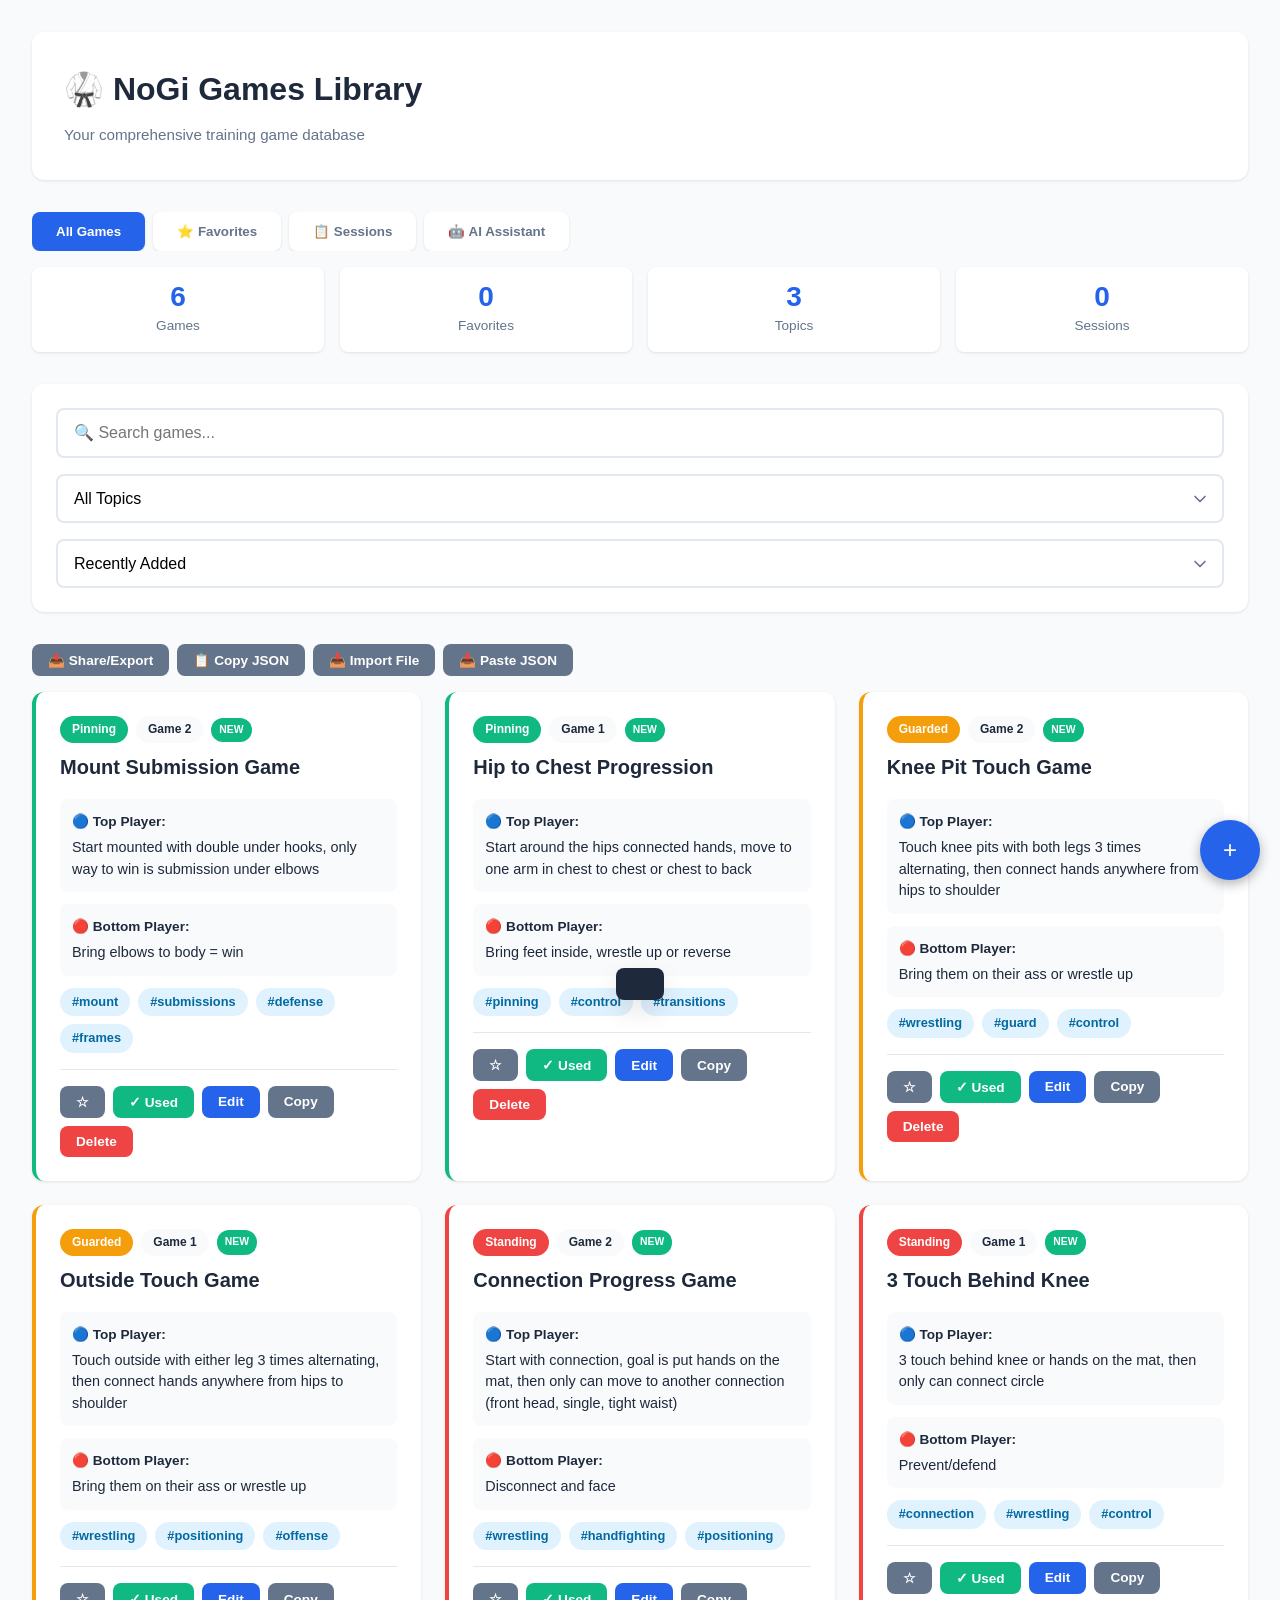
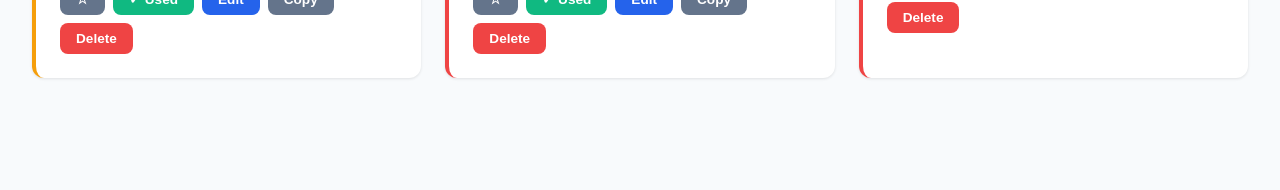
<file: nogi-games-library-v2-backup.html>
<!DOCTYPE html>
<html lang="en">
<head>
    <meta charset="UTF-8">
    <meta name="viewport" content="width=device-width, initial-scale=1.0">
    <title>NoGi Games Library</title>
    <style>
        * {
            margin: 0;
            padding: 0;
            box-sizing: border-box;
        }

        :root {
            --primary: #2563eb;
            --primary-dark: #1e40af;
            --secondary: #64748b;
            --success: #10b981;
            --danger: #ef4444;
            --warning: #f59e0b;
            --bg: #f8fafc;
            --surface: #ffffff;
            --border: #e2e8f0;
            --text: #1e293b;
            --text-muted: #64748b;
            --shadow: 0 1px 3px rgba(0, 0, 0, 0.1);
            --shadow-lg: 0 10px 25px rgba(0, 0, 0, 0.1);

            /* Topic colors */
            --color-standing: #ef4444;
            --color-guarded: #f59e0b;
            --color-pinning: #10b981;
            --color-submissions: #8b5cf6;
            --color-guard-passing: #3b82f6;
            --color-guard-retention: #06b6d4;
            --color-back-attacks: #ec4899;
            --color-leg-locks: #14b8a6;
            --color-takedowns: #f97316;
            --color-scrambles: #84cc16;
            --color-escapes: #6366f1;
            --color-movement: #a855f7;
        }

        html {
            scroll-behavior: smooth;
        }

        body {
            font-family: -apple-system, BlinkMacSystemFont, 'Segoe UI', Roboto, Oxygen, Ubuntu, Cantarell, sans-serif;
            background: var(--bg);
            color: var(--text);
            line-height: 1.6;
            -webkit-font-smoothing: antialiased;
            -moz-osx-font-smoothing: grayscale;
            padding-bottom: 80px;
        }

        .container {
            max-width: 1400px;
            margin: 0 auto;
            padding: 1rem;
        }

        @media (min-width: 768px) {
            .container {
                padding: 2rem;
            }
        }

        header {
            background: var(--surface);
            padding: 1.25rem;
            border-radius: 12px;
            box-shadow: var(--shadow);
            margin-bottom: 1rem;
        }

        @media (min-width: 768px) {
            header {
                padding: 2rem;
                margin-bottom: 2rem;
            }
        }

        h1 {
            font-size: 1.5rem;
            font-weight: 700;
            color: var(--text);
            margin-bottom: 0.5rem;
        }

        @media (min-width: 768px) {
            h1 {
                font-size: 2rem;
            }
        }

        .subtitle {
            color: var(--text-muted);
            font-size: 0.95rem;
        }

        .tabs {
            display: flex;
            gap: 0.5rem;
            margin-bottom: 1rem;
            overflow-x: auto;
            -webkit-overflow-scrolling: touch;
        }

        .tab {
            padding: 0.75rem 1.5rem;
            border: none;
            background: var(--surface);
            color: var(--text-muted);
            border-radius: 8px;
            font-weight: 600;
            cursor: pointer;
            white-space: nowrap;
            transition: all 0.2s;
            box-shadow: var(--shadow);
        }

        .tab.active {
            background: var(--primary);
            color: white;
        }

        .tab:hover:not(.active) {
            background: var(--border);
        }

        .controls {
            background: var(--surface);
            padding: 1rem;
            border-radius: 12px;
            box-shadow: var(--shadow);
            margin-bottom: 1rem;
            display: flex;
            gap: 0.75rem;
            flex-wrap: wrap;
            align-items: stretch;
        }

        @media (min-width: 768px) {
            .controls {
                padding: 1.5rem;
                margin-bottom: 2rem;
                gap: 1rem;
            }
        }

        .search-box {
            flex: 1;
            min-width: 100%;
            position: relative;
        }

        @media (min-width: 640px) {
            .search-box {
                min-width: 250px;
            }
        }

        input[type="text"],
        input[type="search"],
        select,
        textarea {
            width: 100%;
            padding: 0.875rem 1rem;
            border: 2px solid var(--border);
            border-radius: 8px;
            font-size: 1rem;
            transition: all 0.2s;
            font-family: inherit;
            -webkit-appearance: none;
            appearance: none;
            background: var(--surface);
        }

        input:focus,
        select:focus,
        textarea:focus {
            outline: none;
            border-color: var(--primary);
            box-shadow: 0 0 0 3px rgba(37, 99, 235, 0.1);
        }

        select {
            cursor: pointer;
            background-image: url("data:image/svg+xml,%3Csvg xmlns='http://www.w3.org/2000/svg' width='24' height='24' viewBox='0 0 24 24' fill='none' stroke='%2364748b' stroke-width='2' stroke-linecap='round' stroke-linejoin='round'%3E%3Cpolyline points='6 9 12 15 18 9'%3E%3C/polyline%3E%3C/svg%3E");
            background-repeat: no-repeat;
            background-position: right 0.75rem center;
            background-size: 1.25rem;
            padding-right: 2.5rem;
        }

        .btn {
            padding: 0.875rem 1.5rem;
            border: none;
            border-radius: 8px;
            font-size: 0.95rem;
            font-weight: 600;
            cursor: pointer;
            transition: all 0.2s;
            display: inline-flex;
            align-items: center;
            justify-content: center;
            gap: 0.5rem;
            min-height: 44px;
            -webkit-tap-highlight-color: transparent;
        }

        .btn-primary {
            background: var(--primary);
            color: white;
        }

        .btn-success {
            background: var(--success);
            color: white;
        }

        .btn-danger {
            background: var(--danger);
            color: white;
        }

        .btn-secondary {
            background: var(--secondary);
            color: white;
        }

        .btn-warning {
            background: var(--warning);
            color: white;
        }

        @media (hover: hover) {
            .btn-primary:hover {
                background: var(--primary-dark);
                transform: translateY(-1px);
                box-shadow: var(--shadow-lg);
            }
            .btn-success:hover { background: #059669; }
            .btn-danger:hover { background: #dc2626; }
            .btn-secondary:hover { background: #475569; }
            .btn-warning:hover { background: #d97706; }
        }

        .btn:active {
            transform: scale(0.98);
        }

        .btn-sm {
            padding: 0.5rem 1rem;
            font-size: 0.85rem;
            min-height: auto;
        }

        .btn-icon {
            padding: 0.5rem;
            min-height: auto;
            width: 40px;
            height: 40px;
        }

        .fab {
            position: fixed;
            bottom: 20px;
            right: 20px;
            width: 60px;
            height: 60px;
            border-radius: 50%;
            background: var(--primary);
            color: white;
            border: none;
            font-size: 1.5rem;
            box-shadow: 0 4px 12px rgba(0, 0, 0, 0.3);
            cursor: pointer;
            z-index: 100;
            display: flex;
            align-items: center;
            justify-content: center;
            transition: all 0.3s;
        }

        .fab:active {
            transform: scale(0.95);
        }

        @media (hover: hover) {
            .fab:hover {
                transform: scale(1.1);
                box-shadow: 0 6px 20px rgba(0, 0, 0, 0.4);
            }
        }

        .games-grid {
            display: grid;
            grid-template-columns: 1fr;
            gap: 1rem;
        }

        @media (min-width: 640px) {
            .games-grid {
                grid-template-columns: repeat(auto-fill, minmax(350px, 1fr));
                gap: 1.5rem;
            }
        }

        .game-card {
            background: var(--surface);
            border-radius: 12px;
            padding: 1.25rem;
            box-shadow: var(--shadow);
            transition: all 0.3s;
            border-left: 4px solid var(--primary);
            position: relative;
        }

        .game-card.favorite::before {
            content: "⭐";
            position: absolute;
            top: 1rem;
            right: 1rem;
            font-size: 1.25rem;
        }

        @media (min-width: 768px) {
            .game-card {
                padding: 1.5rem;
            }
        }

        @media (hover: hover) {
            .game-card:hover {
                transform: translateY(-4px);
                box-shadow: var(--shadow-lg);
            }
        }

        .game-header {
            margin-bottom: 1rem;
        }

        .game-title {
            font-size: 1.25rem;
            font-weight: 700;
            color: var(--text);
            margin-bottom: 0.5rem;
        }

        .game-meta {
            display: flex;
            gap: 0.5rem;
            flex-wrap: wrap;
            align-items: center;
            margin-bottom: 0.5rem;
        }

        .game-topic {
            display: inline-block;
            padding: 0.25rem 0.75rem;
            background: var(--primary);
            color: white;
            border-radius: 20px;
            font-size: 0.75rem;
            font-weight: 600;
        }

        .game-number {
            display: inline-block;
            padding: 0.25rem 0.75rem;
            background: var(--bg);
            color: var(--text);
            border-radius: 20px;
            font-size: 0.75rem;
            font-weight: 600;
        }

        .badge-new {
            display: inline-block;
            padding: 0.25rem 0.5rem;
            background: var(--success);
            color: white;
            border-radius: 12px;
            font-size: 0.65rem;
            font-weight: 700;
            text-transform: uppercase;
        }

        .player-section {
            background: var(--bg);
            padding: 0.75rem;
            border-radius: 8px;
            margin-bottom: 0.75rem;
        }

        .player-label {
            font-weight: 700;
            color: var(--text);
            font-size: 0.85rem;
            margin-bottom: 0.25rem;
            display: block;
        }

        .player-text {
            color: var(--text);
            font-size: 0.9rem;
            line-height: 1.5;
        }

        .game-coaching {
            background: #fef3c7;
            border-left: 3px solid #f59e0b;
            padding: 0.75rem;
            border-radius: 6px;
            margin-bottom: 1rem;
            font-size: 0.9rem;
        }

        .game-coaching strong {
            color: #f59e0b;
            display: block;
            margin-bottom: 0.25rem;
        }

        .hashtags {
            display: flex;
            flex-wrap: wrap;
            gap: 0.5rem;
            margin-bottom: 1rem;
        }

        .hashtag {
            background: #e0f2fe;
            color: #0369a1;
            padding: 0.25rem 0.75rem;
            border-radius: 20px;
            font-size: 0.8rem;
            font-weight: 600;
        }

        .game-actions {
            display: flex;
            gap: 0.5rem;
            padding-top: 1rem;
            border-top: 1px solid var(--border);
            flex-wrap: wrap;
        }

        .modal {
            display: none;
            position: fixed;
            top: 0;
            left: 0;
            width: 100%;
            height: 100%;
            background: rgba(0, 0, 0, 0.5);
            z-index: 1000;
            overflow-y: auto;
        }

        .modal.active {
            display: flex;
            align-items: flex-start;
            justify-content: center;
            padding: 0;
        }

        @media (min-width: 768px) {
            .modal.active {
                align-items: center;
                padding: 2rem;
            }
        }

        .modal-content {
            background: var(--surface);
            border-radius: 0;
            padding: 1.25rem;
            max-width: 100%;
            width: 100%;
            height: 100vh;
            overflow-y: auto;
            box-shadow: var(--shadow-lg);
        }

        @media (min-width: 768px) {
            .modal-content {
                border-radius: 12px;
                padding: 2rem;
                max-width: 700px;
                height: auto;
                max-height: 90vh;
            }
        }

        .modal-header {
            display: flex;
            justify-content: space-between;
            align-items: center;
            margin-bottom: 1.5rem;
        }

        .modal-title {
            font-size: 1.5rem;
            font-weight: 700;
        }

        .close-btn {
            background: none;
            border: none;
            font-size: 1.75rem;
            cursor: pointer;
            color: var(--text-muted);
            padding: 0;
            width: 44px;
            height: 44px;
            display: flex;
            align-items: center;
            justify-content: center;
            border-radius: 8px;
            -webkit-tap-highlight-color: transparent;
            transition: all 0.2s;
        }

        @media (hover: hover) {
            .close-btn:hover {
                background: var(--bg);
            }
        }

        .close-btn:active {
            background: var(--border);
        }

        .form-group {
            margin-bottom: 1.5rem;
        }

        .form-group label {
            display: block;
            margin-bottom: 0.5rem;
            font-weight: 600;
            color: var(--text);
        }

        .form-group small {
            display: block;
            margin-top: 0.25rem;
            color: var(--text-muted);
            font-size: 0.85rem;
        }

        textarea {
            min-height: 100px;
            resize: vertical;
        }

        .hint-box {
            background: #e0f2fe;
            border-left: 3px solid #0284c7;
            padding: 0.75rem;
            border-radius: 6px;
            margin-bottom: 1.5rem;
            font-size: 0.9rem;
            color: #0c4a6e;
        }

        .hint-box strong {
            display: block;
            margin-bottom: 0.25rem;
            color: #0369a1;
        }

        .stats {
            display: grid;
            grid-template-columns: repeat(2, 1fr);
            gap: 0.75rem;
            margin-bottom: 1rem;
        }

        @media (min-width: 640px) {
            .stats {
                grid-template-columns: repeat(4, 1fr);
            }
        }

        @media (min-width: 768px) {
            .stats {
                gap: 1rem;
                margin-bottom: 2rem;
            }
        }

        .stat-card {
            background: var(--surface);
            padding: 1rem;
            border-radius: 8px;
            box-shadow: var(--shadow);
            text-align: center;
        }

        .stat-value {
            font-size: 1.75rem;
            font-weight: 700;
            color: var(--primary);
            line-height: 1;
            margin-bottom: 0.25rem;
        }

        .stat-label {
            color: var(--text-muted);
            font-size: 0.75rem;
        }

        @media (min-width: 768px) {
            .stat-label {
                font-size: 0.85rem;
            }
        }

        .empty-state {
            text-align: center;
            padding: 4rem 2rem;
            color: var(--text-muted);
            grid-column: 1/-1;
        }

        .empty-state svg {
            width: 100px;
            height: 100px;
            margin-bottom: 1rem;
            opacity: 0.3;
        }

        .toast {
            position: fixed;
            bottom: 100px;
            left: 50%;
            transform: translateX(-50%) translateY(200px);
            background: var(--text);
            color: white;
            padding: 1rem 1.5rem;
            border-radius: 8px;
            box-shadow: var(--shadow-lg);
            z-index: 2000;
            transition: transform 0.3s;
            max-width: 90%;
        }

        .toast.show {
            transform: translateX(-50%) translateY(0);
        }

        .session-item {
            background: var(--bg);
            padding: 1rem;
            border-radius: 8px;
            margin-bottom: 0.75rem;
            border-left: 3px solid var(--primary);
        }

        .session-item-title {
            font-weight: 700;
            margin-bottom: 0.5rem;
        }

        .session-games {
            font-size: 0.9rem;
            color: var(--text-muted);
        }

        .quick-actions {
            display: flex;
            gap: 0.5rem;
            flex-wrap: wrap;
            margin-bottom: 1rem;
        }

        @media (max-width: 640px) {
            .btn-sm {
                padding: 0.625rem 0.875rem;
                font-size: 0.8rem;
            }

            .game-title {
                font-size: 1.125rem;
            }

            .modal-title {
                font-size: 1.25rem;
            }
        }

        /* Topic color classes */
        .topic-standing { border-left-color: var(--color-standing); }
        .topic-guarded { border-left-color: var(--color-guarded); }
        .topic-pinning { border-left-color: var(--color-pinning); }
        .topic-submissions { border-left-color: var(--color-submissions); }
        .topic-guard-passing { border-left-color: var(--color-guard-passing); }
        .topic-guard-retention { border-left-color: var(--color-guard-retention); }
        .topic-back-attacks { border-left-color: var(--color-back-attacks); }
        .topic-leg-locks { border-left-color: var(--color-leg-locks); }
        .topic-takedowns { border-left-color: var(--color-takedowns); }
        .topic-scrambles { border-left-color: var(--color-scrambles); }
        .topic-escapes { border-left-color: var(--color-escapes); }
        .topic-movement { border-left-color: var(--color-movement); }

        .topic-tag-standing { background: var(--color-standing); }
        .topic-tag-guarded { background: var(--color-guarded); }
        .topic-tag-pinning { background: var(--color-pinning); }
        .topic-tag-submissions { background: var(--color-submissions); }
        .topic-tag-guard-passing { background: var(--color-guard-passing); }
        .topic-tag-guard-retention { background: var(--color-guard-retention); }
        .topic-tag-back-attacks { background: var(--color-back-attacks); }
        .topic-tag-leg-locks { background: var(--color-leg-locks); }
        .topic-tag-takedowns { background: var(--color-takedowns); }
        .topic-tag-scrambles { background: var(--color-scrambles); }
        .topic-tag-escapes { background: var(--color-escapes); }
        .topic-tag-movement { background: var(--color-movement); }
    </style>
</head>
<body>
    <div class="container">
        <header>
            <h1>🥋 NoGi Games Library</h1>
            <p class="subtitle">Your comprehensive training game database</p>
        </header>

        <div class="tabs">
            <button class="tab active" onclick="switchTab('games')">All Games</button>
            <button class="tab" onclick="switchTab('favorites')">⭐ Favorites</button>
            <button class="tab" onclick="switchTab('sessions')">📋 Sessions</button>
            <button class="tab" onclick="switchTab('ai')">🤖 AI Assistant</button>
        </div>

        <div id="gamesView">
            <div class="stats">
                <div class="stat-card">
                    <div class="stat-value" id="totalGames">0</div>
                    <div class="stat-label">Games</div>
                </div>
                <div class="stat-card">
                    <div class="stat-value" id="totalFavorites">0</div>
                    <div class="stat-label">Favorites</div>
                </div>
                <div class="stat-card">
                    <div class="stat-value" id="totalTopics">0</div>
                    <div class="stat-label">Topics</div>
                </div>
                <div class="stat-card">
                    <div class="stat-value" id="totalSessions">0</div>
                    <div class="stat-label">Sessions</div>
                </div>
            </div>

            <div class="controls">
                <div class="search-box">
                    <input type="search" id="searchInput" placeholder="🔍 Search games...">
                </div>

                <select id="topicFilter">
                    <option value="">All Topics</option>
                    <option value="Standing">Standing</option>
                    <option value="Guarded">Guarded</option>
                    <option value="Pinning">Pinning</option>
                    <option value="Submissions">Submissions</option>
                    <option value="Guard Passing">Guard Passing</option>
                    <option value="Guard Retention">Guard Retention</option>
                    <option value="Back Attacks">Back Attacks</option>
                    <option value="Leg Locks">Leg Locks</option>
                    <option value="Takedowns">Takedowns</option>
                    <option value="Scrambles">Scrambles</option>
                    <option value="Escapes">Escapes</option>
                    <option value="Movement">Movement</option>
                </select>

                <select id="sortBy">
                    <option value="recent">Recently Added</option>
                    <option value="name">Name (A-Z)</option>
                    <option value="topic">Topic</option>
                    <option value="used">Recently Used</option>
                </select>
            </div>

            <div class="quick-actions">
                <button class="btn btn-secondary btn-sm" onclick="shareGames()">📤 Share/Export</button>
                <button class="btn btn-secondary btn-sm" onclick="copyGames()">📋 Copy JSON</button>
                <button class="btn btn-secondary btn-sm" onclick="document.getElementById('importFile').click()">📥 Import File</button>
                <button class="btn btn-secondary btn-sm" onclick="pasteGames()">📥 Paste JSON</button>
                <input type="file" id="importFile" accept=".json" style="display: none;" onchange="importGames(event)">
            </div>

            <div class="games-grid" id="gamesGrid"></div>
        </div>

        <div id="favoritesView" style="display: none;">
            <div class="games-grid" id="favoritesGrid"></div>
        </div>

        <div id="sessionsView" style="display: none;">
            <div style="margin-bottom: 1rem;">
                <button class="btn btn-primary" onclick="openSessionModal()">+ Create Session</button>
            </div>
            <div id="sessionsList"></div>
        </div>

        <!-- ==================== CONSTRAINT-LED AI GAME DESIGNER ==================== -->
        <div id="aiView" style="display: none;">
            <style>
                /* AI Game Designer Styles - Mobile First */
                .ai-container {
                    max-width: 100%;
                    margin: 0 auto;
                }

                .ai-header {
                    background: linear-gradient(135deg, #667eea 0%, #764ba2 100%);
                    color: white;
                    padding: 1.5rem;
                    border-radius: 12px;
                    margin-bottom: 1.5rem;
                    box-shadow: 0 4px 12px rgba(102, 126, 234, 0.3);
                }

                .ai-header h2 {
                    font-size: 1.5rem;
                    margin-bottom: 0.5rem;
                    font-weight: 700;
                }

                .ai-header p {
                    opacity: 0.95;
                    font-size: 0.95rem;
                    line-height: 1.5;
                }

                .ai-input-section {
                    background: white;
                    padding: 1.5rem;
                    border-radius: 12px;
                    box-shadow: 0 2px 8px rgba(0,0,0,0.1);
                    margin-bottom: 1.5rem;
                }

                .ai-textarea {
                    width: 100%;
                    min-height: 140px;
                    padding: 1rem;
                    border: 2px solid #e2e8f0;
                    border-radius: 10px;
                    font-size: 1rem;
                    font-family: -apple-system, BlinkMacSystemFont, 'Segoe UI', Roboto, sans-serif;
                    resize: vertical;
                    transition: border-color 0.2s;
                }

                .ai-textarea:focus {
                    outline: none;
                    border-color: #667eea;
                    box-shadow: 0 0 0 3px rgba(102, 126, 234, 0.1);
                }

                .ai-examples {
                    display: grid;
                    gap: 0.75rem;
                    margin-top: 1rem;
                }

                .ai-example-btn {
                    background: #f8fafc;
                    border: 2px solid #e2e8f0;
                    padding: 1rem;
                    border-radius: 10px;
                    text-align: left;
                    cursor: pointer;
                    transition: all 0.2s;
                    font-size: 0.95rem;
                    color: #334155;
                    min-height: 56px;
                    display: flex;
                    align-items: center;
                }

                .ai-example-btn:active {
                    transform: scale(0.98);
                }

                .ai-example-btn:hover {
                    background: #f1f5f9;
                    border-color: #cbd5e1;
                }

                .ai-generate-btn {
                    width: 100%;
                    background: linear-gradient(135deg, #667eea 0%, #764ba2 100%);
                    color: white;
                    border: none;
                    padding: 1.25rem;
                    border-radius: 12px;
                    font-size: 1.1rem;
                    font-weight: 700;
                    cursor: pointer;
                    margin-top: 1.5rem;
                    box-shadow: 0 4px 12px rgba(102, 126, 234, 0.4);
                    transition: all 0.3s;
                    min-height: 60px;
                }

                .ai-generate-btn:active {
                    transform: translateY(1px);
                }

                .ai-result-card {
                    background: linear-gradient(135deg, #d4fc79 0%, #96e6a1 100%);
                    border-radius: 12px;
                    padding: 1.5rem;
                    margin-bottom: 1.5rem;
                    box-shadow: 0 4px 16px rgba(150, 230, 161, 0.3);
                }

                .ai-result-header {
                    display: flex;
                    justify-content: space-between;
                    align-items: flex-start;
                    margin-bottom: 1.5rem;
                    gap: 1rem;
                }

                .ai-game-title {
                    font-size: 1.4rem;
                    font-weight: 800;
                    color: #065f46;
                    margin-bottom: 0.5rem;
                }

                .ai-game-tags {
                    display: flex;
                    flex-wrap: wrap;
                    gap: 0.5rem;
                    margin-bottom: 1rem;
                }

                .ai-tag {
                    background: rgba(255, 255, 255, 0.9);
                    color: #059669;
                    padding: 0.35rem 0.75rem;
                    border-radius: 20px;
                    font-size: 0.8rem;
                    font-weight: 600;
                }

                .ai-add-btn {
                    background: #059669;
                    color: white;
                    border: none;
                    padding: 0.875rem 1.5rem;
                    border-radius: 10px;
                    font-weight: 700;
                    font-size: 1rem;
                    cursor: pointer;
                    box-shadow: 0 2px 8px rgba(5, 150, 105, 0.3);
                    white-space: nowrap;
                    min-height: 50px;
                    transition: all 0.2s;
                }

                .ai-add-btn:active {
                    transform: scale(0.95);
                }

                .ai-game-content {
                    background: white;
                    border-radius: 10px;
                    padding: 1.25rem;
                }

                .ai-section {
                    margin-bottom: 1.25rem;
                    padding-bottom: 1.25rem;
                    border-bottom: 1px solid #e2e8f0;
                }

                .ai-section:last-child {
                    border-bottom: none;
                    margin-bottom: 0;
                    padding-bottom: 0;
                }

                .ai-section-title {
                    font-weight: 700;
                    color: #0f172a;
                    font-size: 0.85rem;
                    text-transform: uppercase;
                    letter-spacing: 0.5px;
                    margin-bottom: 0.5rem;
                    display: flex;
                    align-items: center;
                    gap: 0.5rem;
                }

                .ai-section-content {
                    color: #334155;
                    line-height: 1.6;
                    font-size: 0.95rem;
                }

                .ai-win-conditions {
                    display: grid;
                    gap: 0.75rem;
                }

                .ai-win-box {
                    background: #f8fafc;
                    padding: 0.875rem;
                    border-radius: 8px;
                    border-left: 4px solid #3b82f6;
                }

                .ai-win-box.bottom {
                    border-left-color: #ef4444;
                }

                .ai-win-label {
                    font-weight: 700;
                    font-size: 0.8rem;
                    color: #3b82f6;
                    margin-bottom: 0.25rem;
                }

                .ai-win-box.bottom .ai-win-label {
                    color: #ef4444;
                }

                .ai-coaching-cues {
                    display: flex;
                    flex-direction: column;
                    gap: 0.5rem;
                }

                .ai-cue {
                    background: #fef3c7;
                    padding: 0.75rem;
                    border-radius: 6px;
                    border-left: 3px solid #f59e0b;
                    font-size: 0.9rem;
                    color: #78350f;
                }

                .ai-progression-list {
                    list-style: none;
                    padding: 0;
                    margin: 0;
                }

                .ai-progression-list li {
                    background: #f1f5f9;
                    padding: 0.875rem;
                    border-radius: 8px;
                    margin-bottom: 0.5rem;
                    position: relative;
                    padding-left: 2.5rem;
                    font-size: 0.9rem;
                    color: #334155;
                }

                .ai-progression-list li::before {
                    content: attr(data-number);
                    position: absolute;
                    left: 0.875rem;
                    top: 0.875rem;
                    background: #667eea;
                    color: white;
                    width: 24px;
                    height: 24px;
                    border-radius: 50%;
                    display: flex;
                    align-items: center;
                    justify-content: center;
                    font-weight: 700;
                    font-size: 0.75rem;
                }

                .ai-constraint-box {
                    background: #fef2f2;
                    border: 2px solid #fecaca;
                    padding: 1rem;
                    border-radius: 8px;
                    color: #991b1b;
                    font-weight: 600;
                }

                @media (min-width: 640px) {
                    .ai-examples {
                        grid-template-columns: repeat(2, 1fr);
                    }
                }
            </style>

            <div class="ai-container">
                <!-- Header -->
                <div class="ai-header">
                    <h2>🎯 AI Game Designer</h2>
                    <p>Constraint-led approach: Describe your training problem and get a custom game with specific start positions, strong constraints, and clear win conditions.</p>
                </div>

                <!-- Input Section -->
                <div class="ai-input-section">
                    <label for="aiProblemInput" style="display: block; font-weight: 600; margin-bottom: 0.75rem; color: #0f172a;">
                        What problem do you want to solve?
                    </label>
                    <textarea
                        id="aiProblemInput"
                        class="ai-textarea"
                        placeholder="e.g., My students get flattened from turtle and can't escape..."></textarea>

                    <div style="margin-top: 0.75rem;">
                        <label style="display: block; font-size: 0.85rem; color: #64748b; margin-bottom: 0.5rem;">
                            💡 Or try these common scenarios:
                        </label>
                        <div class="ai-examples">
                            <button class="ai-example-btn" onclick="fillExample(0)">
                                Students get their guard passed when they sit up
                            </button>
                            <button class="ai-example-btn" onclick="fillExample(1)">
                                Can't escape side control - get stuck flat
                            </button>
                            <button class="ai-example-btn" onclick="fillExample(2)">
                                Turtle position - students get flattened or back taken
                            </button>
                            <button class="ai-example-btn" onclick="fillExample(3)">
                                Passing knee shield - students get swept or can't advance
                            </button>
                        </div>
                    </div>

                    <button class="ai-generate-btn" onclick="generateConstraintGame()">
                        ✨ Generate Constraint-Led Game
                    </button>
                </div>

                <!-- Result Card (hidden by default) -->
                <div id="aiResultCard" style="display: none;">
                    <!-- Game will be inserted here -->
                </div>
            </div>
        </div>
    </div>

    <button class="fab" onclick="openAddModal()" title="Add Game">+</button>

    <!-- Game Modal -->
    <div class="modal" id="gameModal">
        <div class="modal-content">
            <div class="modal-header">
                <h2 class="modal-title" id="modalTitle">Add New Game</h2>
                <button class="close-btn" onclick="closeModal()">×</button>
            </div>

            <form id="gameForm">
                <input type="hidden" id="gameId">

                <div class="hint-box">
                    <strong>💡 Tip:</strong>
                    Use your keyboard's mic button to speak instead of typing!
                </div>

                <div class="form-group">
                    <label>Game Name</label>
                    <input type="text" id="gameName" placeholder="e.g., 3 Touch Game" required>
                </div>

                <div style="display: grid; grid-template-columns: 1fr 1fr; gap: 1rem;">
                    <div class="form-group">
                        <label>Topic</label>
                        <select id="gameTopic" required>
                            <option value="">Select...</option>
                            <option value="Standing">Standing</option>
                            <option value="Guarded">Guarded</option>
                            <option value="Pinning">Pinning</option>
                            <option value="Submissions">Submissions</option>
                            <option value="Guard Passing">Guard Passing</option>
                            <option value="Guard Retention">Guard Retention</option>
                            <option value="Back Attacks">Back Attacks</option>
                            <option value="Leg Locks">Leg Locks</option>
                            <option value="Takedowns">Takedowns</option>
                            <option value="Scrambles">Scrambles</option>
                            <option value="Escapes">Escapes</option>
                            <option value="Movement">Movement</option>
                        </select>
                    </div>

                    <div class="form-group">
                        <label>Game # (optional)</label>
                        <input type="text" id="gameNumber" placeholder="e.g., 1, 2, A, B">
                    </div>
                </div>

                <div class="form-group">
                    <label>Top Player</label>
                    <textarea id="topPlayer" placeholder="Describe top player's objective and rules..." required></textarea>
                    <small>What does the top player need to do?</small>
                </div>

                <div class="form-group">
                    <label>Bottom Player</label>
                    <textarea id="bottomPlayer" placeholder="Describe bottom player's objective and rules..." required></textarea>
                    <small>What does the bottom player need to do?</small>
                </div>

                <div class="form-group">
                    <label>Coaching Notes (optional)</label>
                    <textarea id="gameCoaching" placeholder="Key coaching points..."></textarea>
                    <small>Important details to emphasize during the game</small>
                </div>

                <div class="form-group">
                    <label>Skills (Hashtags)</label>
                    <input type="text" id="gameSkills" placeholder="e.g., #grips #pressure #timing">
                    <small>Use # to tag skills (e.g., #connection #wrestling #base)</small>
                </div>

                <div style="display: flex; gap: 1rem; margin-top: 2rem; flex-wrap: wrap;">
                    <button type="submit" class="btn btn-success" style="flex: 1;">Save Game</button>
                    <button type="button" class="btn btn-secondary" onclick="closeModal()">Cancel</button>
                </div>
            </form>
        </div>
    </div>

    <!-- Session Modal -->
    <div class="modal" id="sessionModal">
        <div class="modal-content">
            <div class="modal-header">
                <h2 class="modal-title">Create Training Session</h2>
                <button class="close-btn" onclick="closeSessionModal()">×</button>
            </div>

            <form id="sessionForm">
                <div class="form-group">
                    <label>Session Name</label>
                    <input type="text" id="sessionName" placeholder="e.g., Competition Prep" required>
                </div>

                <div class="form-group">
                    <label>Select Games</label>
                    <div id="sessionGamesList" style="max-height: 300px; overflow-y: auto; border: 2px solid var(--border); border-radius: 8px; padding: 1rem;">
                    </div>
                </div>

                <div style="display: flex; gap: 1rem; margin-top: 2rem;">
                    <button type="submit" class="btn btn-success" style="flex: 1;">Create Session</button>
                    <button type="button" class="btn btn-secondary" onclick="closeSessionModal()">Cancel</button>
                </div>
            </form>
        </div>
    </div>

    <div class="toast" id="toast"></div>

    <script>
        let games = [];
        let sessions = [];
        let editingGameId = null;
        let currentTab = 'games';

        // Initialize
        function init() {
            loadGames();
            loadSessions();
            renderGames();
            updateStats();
        }

        // Tab switching
        function switchTab(tab) {
            currentTab = tab;
            document.querySelectorAll('.tab').forEach(t => t.classList.remove('active'));
            event.target.classList.add('active');

            document.getElementById('gamesView').style.display = tab === 'games' ? 'block' : 'none';
            document.getElementById('favoritesView').style.display = tab === 'favorites' ? 'block' : 'none';
            document.getElementById('sessionsView').style.display = tab === 'sessions' ? 'block' : 'none';
            document.getElementById('aiView').style.display = tab === 'ai' ? 'block' : 'none';

            if (tab === 'favorites') renderFavorites();
            if (tab === 'sessions') renderSessions();
        }

        // Load data
        function loadGames() {
            const stored = localStorage.getItem('nogiGamesV2');
            if (stored) {
                games = JSON.parse(stored);
            } else {
                // Sample games in the user's format
                games = [
                    {
                        id: Date.now() + 1,
                        name: "3 Touch Behind Knee",
                        topic: "Standing",
                        gameNumber: "1",
                        topPlayer: "3 touch behind knee or hands on the mat, then only can connect circle",
                        bottomPlayer: "Prevent/defend",
                        coaching: "",
                        skills: "#connection #wrestling #control",
                        favorite: false,
                        lastUsed: null,
                        created: Date.now()
                    },
                    {
                        id: Date.now() + 2,
                        name: "Connection Progress Game",
                        topic: "Standing",
                        gameNumber: "2",
                        topPlayer: "Start with connection, goal is put hands on the mat, then only can move to another connection (front head, single, tight waist)",
                        bottomPlayer: "Disconnect and face",
                        coaching: "",
                        skills: "#wrestling #handfighting #positioning",
                        favorite: false,
                        lastUsed: null,
                        created: Date.now() + 1
                    },
                    {
                        id: Date.now() + 3,
                        name: "Outside Touch Game",
                        topic: "Guarded",
                        gameNumber: "1",
                        topPlayer: "Touch outside with either leg 3 times alternating, then connect hands anywhere from hips to shoulder",
                        bottomPlayer: "Bring them on their ass or wrestle up",
                        coaching: "",
                        skills: "#wrestling #positioning #offense",
                        favorite: false,
                        lastUsed: null,
                        created: Date.now() + 2
                    },
                    {
                        id: Date.now() + 4,
                        name: "Knee Pit Touch Game",
                        topic: "Guarded",
                        gameNumber: "2",
                        topPlayer: "Touch knee pits with both legs 3 times alternating, then connect hands anywhere from hips to shoulder",
                        bottomPlayer: "Bring them on their ass or wrestle up",
                        coaching: "",
                        skills: "#wrestling #guard #control",
                        favorite: false,
                        lastUsed: null,
                        created: Date.now() + 3
                    },
                    {
                        id: Date.now() + 5,
                        name: "Hip to Chest Progression",
                        topic: "Pinning",
                        gameNumber: "1",
                        topPlayer: "Start around the hips connected hands, move to one arm in chest to chest or chest to back",
                        bottomPlayer: "Bring feet inside, wrestle up or reverse",
                        coaching: "",
                        skills: "#pinning #control #transitions",
                        favorite: false,
                        lastUsed: null,
                        created: Date.now() + 4
                    },
                    {
                        id: Date.now() + 6,
                        name: "Mount Submission Game",
                        topic: "Pinning",
                        gameNumber: "2",
                        topPlayer: "Start mounted with double under hooks, only way to win is submission under elbows",
                        bottomPlayer: "Bring elbows to body = win",
                        coaching: "",
                        skills: "#mount #submissions #defense #frames",
                        favorite: false,
                        lastUsed: null,
                        created: Date.now() + 5
                    }
                ];
                saveGames();
            }
        }

        function loadSessions() {
            const stored = localStorage.getItem('nogiSessions');
            if (stored) {
                sessions = JSON.parse(stored);
            }
        }

        function saveGames() {
            localStorage.setItem('nogiGamesV2', JSON.stringify(games));
            updateStats();
        }

        function saveSessions() {
            localStorage.setItem('nogiSessions', JSON.stringify(sessions));
            updateStats();
        }

        // Update statistics
        function updateStats() {
            document.getElementById('totalGames').textContent = games.length;
            document.getElementById('totalFavorites').textContent = games.filter(g => g.favorite).length;
            document.getElementById('totalSessions').textContent = sessions.length;

            const topics = new Set(games.map(g => g.topic));
            document.getElementById('totalTopics').textContent = topics.size;
        }

        // Get topic class
        function getTopicClass(topic) {
            return 'topic-' + topic.toLowerCase().replace(/ /g, '-');
        }

        function getTopicTagClass(topic) {
            return 'topic-tag-' + topic.toLowerCase().replace(/ /g, '-');
        }

        // Sort games
        function sortGames(gamesList) {
            const sortBy = document.getElementById('sortBy')?.value || 'recent';

            return [...gamesList].sort((a, b) => {
                switch(sortBy) {
                    case 'name':
                        return a.name.localeCompare(b.name);
                    case 'topic':
                        return a.topic.localeCompare(b.topic);
                    case 'used':
                        return (b.lastUsed || 0) - (a.lastUsed || 0);
                    case 'recent':
                    default:
                        return (b.created || 0) - (a.created || 0);
                }
            });
        }

        // Render games
        function renderGames() {
            const searchTerm = document.getElementById('searchInput').value.toLowerCase();
            const topicFilter = document.getElementById('topicFilter').value;

            let filtered = games.filter(game => {
                const matchesSearch = !searchTerm ||
                    game.name.toLowerCase().includes(searchTerm) ||
                    (game.topPlayer || '').toLowerCase().includes(searchTerm) ||
                    (game.bottomPlayer || '').toLowerCase().includes(searchTerm) ||
                    game.skills.toLowerCase().includes(searchTerm);

                const matchesTopic = !topicFilter || game.topic === topicFilter;

                return matchesSearch && matchesTopic;
            });

            filtered = sortGames(filtered);

            const grid = document.getElementById('gamesGrid');

            if (filtered.length === 0) {
                grid.innerHTML = `
                    <div class="empty-state">
                        <svg fill="none" stroke="currentColor" viewBox="0 0 24 24">
                            <path stroke-linecap="round" stroke-linejoin="round" stroke-width="2" d="M9.172 16.172a4 4 0 015.656 0M9 10h.01M15 10h.01M12 12h.01M12 12h.01M12 12h.01M12 12h.01M21 12a9 9 0 11-18 0 9 9 0 0118 0z"/>
                        </svg>
                        <p>No games found. Try adjusting your filters!</p>
                    </div>
                `;
                return;
            }

            const now = Date.now();
            const sevenDaysAgo = now - (7 * 24 * 60 * 60 * 1000);

            grid.innerHTML = filtered.map(game => `
                <div class="game-card ${getTopicClass(game.topic)} ${game.favorite ? 'favorite' : ''}">
                    <div class="game-header">
                        <div class="game-meta">
                            <span class="game-topic ${getTopicTagClass(game.topic)}">${game.topic}</span>
                            ${game.gameNumber ? `<span class="game-number">Game ${game.gameNumber}</span>` : ''}
                            ${(game.created || 0) > sevenDaysAgo ? '<span class="badge-new">New</span>' : ''}
                        </div>
                        <h3 class="game-title">${game.name}</h3>
                    </div>

                    <div class="player-section">
                        <span class="player-label">🔵 Top Player:</span>
                        <div class="player-text">${game.topPlayer}</div>
                    </div>

                    <div class="player-section">
                        <span class="player-label">🔴 Bottom Player:</span>
                        <div class="player-text">${game.bottomPlayer}</div>
                    </div>

                    ${game.coaching ? `
                        <div class="game-coaching">
                            <strong>💡 Coaching:</strong>
                            ${game.coaching}
                        </div>
                    ` : ''}

                    ${game.skills ? `
                        <div class="hashtags">
                            ${(game.skills.match(/#\w+/g) || []).map(tag =>
                                `<span class="hashtag">${tag}</span>`
                            ).join('')}
                        </div>
                    ` : ''}

                    <div class="game-actions">
                        <button class="btn btn-sm ${game.favorite ? 'btn-warning' : 'btn-secondary'}"
                                onclick="toggleFavorite(${game.id})">
                            ${game.favorite ? '⭐' : '☆'}
                        </button>
                        <button class="btn btn-success btn-sm" onclick="markAsUsed(${game.id})">✓ Used</button>
                        <button class="btn btn-primary btn-sm" onclick="editGame(${game.id})">Edit</button>
                        <button class="btn btn-secondary btn-sm" onclick="duplicateGame(${game.id})">Copy</button>
                        <button class="btn btn-danger btn-sm" onclick="deleteGame(${game.id})">Delete</button>
                    </div>
                </div>
            `).join('');
        }

        // Render favorites
        function renderFavorites() {
            const favorites = games.filter(g => g.favorite);
            const grid = document.getElementById('favoritesGrid');

            if (favorites.length === 0) {
                grid.innerHTML = `
                    <div class="empty-state">
                        <p>No favorites yet! Star your go-to games to see them here.</p>
                    </div>
                `;
                return;
            }

            const sorted = sortGames(favorites);

            grid.innerHTML = sorted.map(game => `
                <div class="game-card ${getTopicClass(game.topic)} favorite">
                    <div class="game-header">
                        <div class="game-meta">
                            <span class="game-topic ${getTopicTagClass(game.topic)}">${game.topic}</span>
                            ${game.gameNumber ? `<span class="game-number">Game ${game.gameNumber}</span>` : ''}
                        </div>
                        <h3 class="game-title">${game.name}</h3>
                    </div>

                    <div class="player-section">
                        <span class="player-label">🔵 Top Player:</span>
                        <div class="player-text">${game.topPlayer}</div>
                    </div>

                    <div class="player-section">
                        <span class="player-label">🔴 Bottom Player:</span>
                        <div class="player-text">${game.bottomPlayer}</div>
                    </div>

                    ${game.coaching ? `
                        <div class="game-coaching">
                            <strong>💡 Coaching:</strong>
                            ${game.coaching}
                        </div>
                    ` : ''}

                    ${game.skills ? `
                        <div class="hashtags">
                            ${(game.skills.match(/#\w+/g) || []).map(tag =>
                                `<span class="hashtag">${tag}</span>`
                            ).join('')}
                        </div>
                    ` : ''}

                    <div class="game-actions">
                        <button class="btn btn-warning btn-sm" onclick="toggleFavorite(${game.id})">⭐</button>
                        <button class="btn btn-success btn-sm" onclick="markAsUsed(${game.id})">✓ Used</button>
                        <button class="btn btn-primary btn-sm" onclick="editGame(${game.id})">Edit</button>
                    </div>
                </div>
            `).join('');
        }

        // Toggle favorite
        function toggleFavorite(id) {
            const game = games.find(g => g.id === id);
            if (game) {
                game.favorite = !game.favorite;
                saveGames();
                renderGames();
                if (currentTab === 'favorites') renderFavorites();
                showToast(game.favorite ? '⭐ Added to favorites' : 'Removed from favorites');
            }
        }

        // Mark as used
        function markAsUsed(id) {
            const game = games.find(g => g.id === id);
            if (game) {
                game.lastUsed = Date.now();
                saveGames();
                showToast('✓ Marked as used today');
            }
        }

        // Duplicate game
        function duplicateGame(id) {
            const game = games.find(g => g.id === id);
            if (game) {
                const newGame = {
                    ...game,
                    id: Date.now(),
                    name: game.name + ' (Copy)',
                    favorite: false,
                    lastUsed: null,
                    created: Date.now()
                };
                games.push(newGame);
                saveGames();
                renderGames();
                showToast('✓ Game duplicated');
            }
        }

        // Modal functions
        function openAddModal() {
            editingGameId = null;
            document.getElementById('modalTitle').textContent = 'Add New Game';
            document.getElementById('gameForm').reset();
            document.getElementById('gameId').value = '';
            document.getElementById('gameModal').classList.add('active');
        }

        function editGame(id) {
            const game = games.find(g => g.id === id);
            if (!game) return;

            editingGameId = id;
            document.getElementById('modalTitle').textContent = 'Edit Game';
            document.getElementById('gameId').value = id;
            document.getElementById('gameName').value = game.name;
            document.getElementById('gameTopic').value = game.topic;
            document.getElementById('gameNumber').value = game.gameNumber || '';
            document.getElementById('topPlayer').value = game.topPlayer;
            document.getElementById('bottomPlayer').value = game.bottomPlayer;
            document.getElementById('gameCoaching').value = game.coaching || '';
            document.getElementById('gameSkills').value = game.skills || '';

            document.getElementById('gameModal').classList.add('active');
        }

        function closeModal() {
            document.getElementById('gameModal').classList.remove('active');
            document.getElementById('gameForm').reset();
            editingGameId = null;
        }

        function deleteGame(id) {
            if (!confirm('Delete this game?')) return;

            games = games.filter(g => g.id !== id);
            saveGames();
            renderGames();
            if (currentTab === 'favorites') renderFavorites();
            showToast('Game deleted');
        }

        // Form submission
        document.getElementById('gameForm').addEventListener('submit', (e) => {
            e.preventDefault();

            const gameData = {
                id: editingGameId || Date.now(),
                name: document.getElementById('gameName').value,
                topic: document.getElementById('gameTopic').value,
                gameNumber: document.getElementById('gameNumber').value,
                topPlayer: document.getElementById('topPlayer').value,
                bottomPlayer: document.getElementById('bottomPlayer').value,
                coaching: document.getElementById('gameCoaching').value,
                skills: document.getElementById('gameSkills').value,
                favorite: false,
                lastUsed: null,
                created: Date.now()
            };

            if (editingGameId) {
                const index = games.findIndex(g => g.id === editingGameId);
                const oldGame = games[index];
                games[index] = { ...gameData, favorite: oldGame.favorite, created: oldGame.created };
            } else {
                games.push(gameData);
            }

            saveGames();
            renderGames();
            closeModal();
            showToast(editingGameId ? '✓ Game updated' : '✓ Game created');
        });

        // Export/Import
        async function shareGames() {
            const dataStr = JSON.stringify(games, null, 2);
            const fileName = `nogi-games-${Date.now()}.json`;

            // Check if Web Share API is available (iOS Safari, modern browsers)
            if (navigator.share && navigator.canShare) {
                try {
                    const file = new File([dataStr], fileName, { type: 'application/json' });
                    const shareData = {
                        files: [file],
                        title: 'NoGi Games Library',
                        text: `My NoGi training games library (${games.length} games)`
                    };

                    if (navigator.canShare(shareData)) {
                        await navigator.share(shareData);
                        showToast('✓ Shared successfully');
                        return;
                    }
                } catch (err) {
                    if (err.name !== 'AbortError') {
                        console.log('Share failed, falling back to download');
                    } else {
                        return; // User cancelled
                    }
                }
            }

            // Fallback to download
            const dataBlob = new Blob([dataStr], { type: 'application/json' });
            const url = URL.createObjectURL(dataBlob);
            const link = document.createElement('a');
            link.href = url;
            link.download = fileName;
            link.click();
            URL.revokeObjectURL(url);
            showToast('📤 Downloaded to Files');
        }

        async function copyGames() {
            const dataStr = JSON.stringify(games, null, 2);

            try {
                await navigator.clipboard.writeText(dataStr);
                showToast('📋 Copied to clipboard! Paste into Notes app to save.');
            } catch (err) {
                // Fallback for older browsers
                const textarea = document.createElement('textarea');
                textarea.value = dataStr;
                textarea.style.position = 'fixed';
                textarea.style.opacity = '0';
                document.body.appendChild(textarea);
                textarea.select();
                try {
                    document.execCommand('copy');
                    showToast('📋 Copied to clipboard!');
                } catch (e) {
                    alert('Could not copy. Please use Share/Export instead.');
                }
                document.body.removeChild(textarea);
            }
        }

        function exportGames() {
            shareGames(); // Keep this for backward compatibility
        }

        function importGames(event) {
            const file = event.target.files[0];
            if (!file) return;

            const reader = new FileReader();
            reader.onload = (e) => {
                try {
                    const imported = JSON.parse(e.target.result);
                    if (confirm(`Import ${imported.length} games? This will add to your existing games.`)) {
                        games = [...games, ...imported.map(g => ({...g, id: Date.now() + Math.random()}))];
                        saveGames();
                        renderGames();
                        showToast('✓ Games imported');
                    }
                } catch (err) {
                    alert('Error importing file. Make sure it\'s a valid JSON file.');
                }
            };
            reader.readAsText(file);
            event.target.value = '';
        }

        async function pasteGames() {
            try {
                const text = await navigator.clipboard.readText();
                const imported = JSON.parse(text);

                if (!Array.isArray(imported)) {
                    alert('Invalid format. Please copy the JSON from the export.');
                    return;
                }

                if (confirm(`Import ${imported.length} games? This will add to your existing games.`)) {
                    games = [...games, ...imported.map(g => ({...g, id: Date.now() + Math.random()}))];
                    saveGames();
                    renderGames();
                    showToast('✓ Games imported from clipboard');
                }
            } catch (err) {
                alert('Could not read clipboard. Make sure you copied the JSON data first, or use Import File instead.');
            }
        }

        // Sessions
        function openSessionModal() {
            document.getElementById('sessionModal').classList.add('active');
            const list = document.getElementById('sessionGamesList');
            list.innerHTML = games.map(g => `
                <label style="display: block; margin-bottom: 0.5rem; cursor: pointer;">
                    <input type="checkbox" value="${g.id}" style="margin-right: 0.5rem;">
                    ${g.topic} - ${g.name}
                </label>
            `).join('');
        }

        function closeSessionModal() {
            document.getElementById('sessionModal').classList.remove('active');
            document.getElementById('sessionForm').reset();
        }

        document.getElementById('sessionForm').addEventListener('submit', (e) => {
            e.preventDefault();

            const name = document.getElementById('sessionName').value;
            const checkboxes = document.querySelectorAll('#sessionGamesList input[type="checkbox"]:checked');
            const gameIds = Array.from(checkboxes).map(cb => parseInt(cb.value));

            if (gameIds.length === 0) {
                alert('Please select at least one game');
                return;
            }

            sessions.push({
                id: Date.now(),
                name: name,
                gameIds: gameIds,
                created: Date.now()
            });

            saveSessions();
            closeSessionModal();
            switchTab('sessions');
            renderSessions();
            showToast('✓ Session created');
        });

        function renderSessions() {
            const list = document.getElementById('sessionsList');

            if (sessions.length === 0) {
                list.innerHTML = `
                    <div class="empty-state">
                        <p>No sessions yet! Create a session to organize multiple games.</p>
                    </div>
                `;
                return;
            }

            list.innerHTML = sessions.map(s => {
                const sessionGames = s.gameIds.map(id => games.find(g => g.id === id)).filter(Boolean);
                return `
                    <div class="session-item">
                        <div class="session-item-title">${s.name}</div>
                        <div class="session-games">${sessionGames.length} games: ${sessionGames.map(g => g.name).join(', ')}</div>
                        <div style="margin-top: 0.75rem; display: flex; gap: 0.5rem;">
                            <button class="btn btn-danger btn-sm" onclick="deleteSession(${s.id})">Delete</button>
                        </div>
                    </div>
                `;
            }).join('');
        }

        function deleteSession(id) {
            if (!confirm('Delete this session?')) return;
            sessions = sessions.filter(s => s.id !== id);
            saveSessions();
            renderSessions();
            showToast('Session deleted');
        }

        // Toast notification
        function showToast(message) {
            const toast = document.getElementById('toast');
            toast.textContent = message;
            toast.classList.add('show');
            setTimeout(() => {
                toast.classList.remove('show');
            }, 2000);
        }

        // ==================== AI GAME GENERATOR ====================
        // Enhanced game creation system with progressive complexity

        let generatedGame = null;

        // Game Design Principles Database
        const GAME_DESIGN_PRINCIPLES = {
            constraints: [
                'Touch rules (3 touch, alternating touches)',
                'Time limits (30s, 1min, 2min rounds)',
                'Position restrictions (can only use certain grips/techniques)',
                'Progression gates (must complete X before Y)',
                'Handicaps (top player starts without grips, bottom has one arm)',
                'Point systems (first to 3 points, defending = 1pt per 30s)',
                'Equipment constraints (can only grip sleeves, one arm behind back)'
            ],
            winConditions: [
                'Time-based (survive X seconds)',
                'Position achievement (reach mount/back)',
                'Submission only',
                'Escape-based (recover guard)',
                'Point accumulation',
                'Technical completion (complete 3 passes)'
            ],
            skillProgression: [
                'Isolation → Integration',
                'Static → Dynamic',
                'Compliant → Resistant',
                'Simple → Complex',
                'Slow → Fast'
            ]
        };

        // ==================== CONSTRAINT-LED AI GAME DESIGNER ====================
        // Modern pedagogical approach based on ecological dynamics

        window.lastGeneratedGame = null;

        const exampleProblems = [
            "My students keep getting their guard passed when they sit up. They don't maintain distance and get smashed.",
            "Students can't escape side control. They go flat on their back and give up instead of creating frames.",
            "From turtle, my students get flattened out or back taken immediately. They don't know when to explode.",
            "When passing knee shield, students get swept or stuck. They don't understand pressure sequencing."
        ];

        function fillExample(index) {
            document.getElementById('aiProblemInput').value = exampleProblems[index];
        }

        function generateConstraintGame() {
            const problem = document.getElementById('aiProblemInput').value.trim();

            if (!problem) {
                alert('Please describe your training problem first!');
                return;
            }

            // Generate game using constraint-led algorithm
            const game = analyzeAndCreateConstraintGame(problem);

            if (game) {
                window.lastGeneratedGame = game;
                displayConstraintGame(game);
                document.getElementById('aiResultCard').style.display = 'block';
                document.getElementById('aiResultCard').scrollIntoView({ behavior: 'smooth', block: 'nearest' });
            }
        }

        function analyzeAndCreateConstraintGame(problem) {
            const p = problem.toLowerCase();

            // Advanced keyword detection
            const patterns = {
                guardRetention: /guard.*(pass|retention|maintain|sit.*up|distance|smash)/i,
                guardPass: /pass.*guard|knee.*shield|stuck.*passing|can't.*pass|smash.*through/i,
                turtle: /turtle|flatten|defensive.*ball|back.*take.*turtle/i,
                sideEscape: /side.*control.*escape|stuck.*side|flat.*back|can't.*escape.*side/i,
                mountEscape: /mount.*escape|stuck.*mount|can't.*escape.*mount/i,
                backEscape: /back.*escape|rear.*naked|hooks/i,
                takedown: /takedown|wrestling|shoot|sprawl|standup/i,
                legLock: /leg.*lock|heel.*hook|ankle|ashi|saddle/i,
                frames: /frame|creating.*space|defensive.*structure/i,
                grips: /grip|hand.*control|breaking.*grips/i
            };

            // GUARD RETENTION GAMES (Gordon Ryan / New Wave style)
            if (patterns.guardRetention.test(p)) {
                topic = 'Guard Retention';

                // Vary game based on skill level and specific issues
                if (skillLevel === 'beginner') {
                    name = 'Guard Basics - Distance Control';
                    topPlayer = 'Start standing or on knees. Goal: control both ankles for 3 seconds. 90-second rounds.';
                    bottomPlayer = 'Keep feet active and maintain distance. Win by keeping feet free or sweeping. Use hands to push hips/knees.';
                    coaching = 'Bottom: Think of your feet as hands - always moving, pushing, creating angles. Never let both feet get controlled. Top: Be patient, control one leg first, then hunt the second.';
                    skills = '#guard-retention #distance-management #foot-placement #basics';
                } else if (keywords.grips.test(lowerQ)) {
                    name = 'Guard Retention - Grip Fighting';
                    topPlayer = 'Start with any two grips on bottom player. Goal: maintain grips and advance position for 90 seconds.';
                    bottomPlayer = 'Break grips immediately. Win by staying grip-free for 10 seconds or sweeping. Can\'t use guard pulls.';
                    coaching = 'Bottom: Two-on-one grip breaks, swim the hands, create distance after breaking. Never let them settle. Top: Re-grip fast, use angles when they break.';
                    skills = '#guard-retention #grip-fighting #hand-control #reactions';
                } else {
                    name = 'Guard Retention Challenge';
                    topPlayer = 'Start standing. Goal is to pass guard within 2 minutes. Can use any passing style.';
                    bottomPlayer = 'Maintain full guard position. Win by sweeping or holding guard for 2 minutes. Lose if guard is passed.';
                    coaching = 'Bottom: Keep active feet, create frames immediately when pressure comes. Don\'t let them settle grips. Use collar drags and ankle picks when they commit. Top: Control the distance, secure grips before advancing.';
                    skills = '#guard-retention #frames #distance #grips #movement';
                }
            }
            // ========== GUARD PASSING GAMES ==========
            else if (keywords.guardPass.test(lowerQ)) {
                topic = 'Guard Passing';

                if (skillLevel === 'beginner') {
                    name = 'Passing Gates - Progressive Game';
                    topPlayer = 'Gate 1: Control both knees for 3 seconds. Gate 2: Get one knee to mat. Gate 3: Pass to side control. Complete all 3 gates.';
                    bottomPlayer = 'Prevent each gate. Reset after each successful defense. Can use frames and shrimping.';
                    coaching = 'Passer: Break the game into steps. Don\'t rush - complete each gate. Guard: Fight at the earliest gate, don\'t let them advance. TEACHING TIP: This game teaches progressive passing concepts.';
                    skills = '#passing #progression #control #fundamentals';
                } else if (keywords.pressure.test(lowerQ)) {
                    name = '3 Touch Pressure Pass';
                    topPlayer = 'Must touch mat with 3 body parts (knees, chest, shoulder) before passing. Then pass using pressure only.';
                    bottomPlayer = 'Prevent them getting low and heavy. Use frames to keep distance. Win by sweeping or holding guard.';
                    coaching = 'Passer: Get heavy first, then work the pass. Guard: Create frames early before they establish weight. PRINCIPLE: Touch-based constraints develop proper pressure mechanics.';
                    skills = '#passing #pressure #frames #weight-distribution';
                } else if (keywords.submission.test(lowerQ)) {
                    name = 'Passing Under Fire';
                    topPlayer = 'Pass the guard while bottom can attempt submissions. Must pass within 2 minutes without getting submitted.';
                    bottomPlayer = 'Attack with submissions freely. Win by submission or preventing the pass. Can\'t sweep.';
                    coaching = 'Passer: Stay safe - protect neck and arms while advancing. Don\'t overcommit. Guard: Use submission threats to create reactions and openings. CONCEPT: Teaches passing with safety and submission defense.';
                    skills = '#passing #submission-defense #safety #positioning';
                } else {
                    name = 'Pressure Passing Game';
                    topPlayer = 'Pass guard using pressure and control. Score by achieving side control or mount. 3-minute rounds.';
                    bottomPlayer = 'Prevent the pass. Can sweep or submit. Resetting to guard = 1 point.';
                    coaching = 'Passer: Stay heavy, control hips first, pin one leg. Guard: Create frames immediately, don\'t let them flatten you out. Shrimp to create angles.';
                    skills = '#passing #pressure #grips #base';
                }
            }
            // ========== TURTLE & SCRAMBLE GAMES ==========
            else if (keywords.turtle.test(lowerQ)) {
                topic = 'Scrambles';

                if (skillLevel === 'beginner') {
                    name = 'Turtle Escape Fundamentals';
                    topPlayer = 'Start with both hands on opponent\'s hips (turtle position). Cannot go for submissions. Goal: flatten them or take the back.';
                    bottomPlayer = 'Stay in strong turtle (elbows in, knees together). Goal: stand up or sit to guard. 60-second rounds.';
                    coaching = 'Bottom: Elbows MUST stay connected to knees. Explode up or sit through - choose one direction. Top: Get seatbelt first, THEN work for control. PRINCIPLE: Build turtle fundamentals before adding submissions.';
                    skills = '#turtle #escapes #back-defense #fundamentals';
                } else if (keywords.back.test(lowerQ)) {
                    name = 'Turtle to Back Race';
                    topPlayer = 'Start with one hook in. Goal: secure both hooks and back control within 30 seconds. Top gets 1 point per successful back take.';
                    bottomPlayer = 'Start in turtle with opponent having one hook. Escape to guard or neutral. Bottom gets 1 point per escape. First to 5 points.';
                    coaching = 'Top: Seatbelt grip is KEY. Control the far hip, drive the second hook. Bottom: Turn INTO them, strip the hook, explode to guard or stand. GAME DESIGN: Short bursts develop explosion and timing.';
                    skills = '#turtle #back-takes #escapes #timing #wrestling';
                } else {
                    name = 'Turtle Attack & Defense';
                    topPlayer = 'Start with opponent in turtle. Goal: take the back or force a roll to pin position. 90 seconds.';
                    bottomPlayer = 'Start in turtle. Goal: stand up or recover guard. Don\'t get flattened or back taken.';
                    coaching = 'Bottom: Keep elbows tight, be ready to sit through or explode up. Never go flat. Top: Control hips first with seatbelt grip, then work for hooks. Use opponent\'s movement against them. CONCEPT: Turtle is transitional - force a decision quickly.';
                    skills = '#turtle #scrambling #back-takes #wrestling';
                }
            }
            // ========== MOUNT ESCAPE GAMES ==========
            else if (keywords.mount.test(lowerQ) && keywords.escape.test(lowerQ)) {
                topic = 'Escapes';

                if (skillLevel === 'beginner') {
                    name = 'Elbow Escape Fundamentals';
                    topPlayer = 'Start in mount. Keep arms at sides - NO SUBMISSIONS. Goal: maintain mount for 90 seconds.';
                    bottomPlayer = 'Keep elbows connected to ribs (can place hands on chest). Escape using trap-and-roll or elbow escape only. 90 seconds.';
                    coaching = 'Bottom: NEVER extend arms. Elbow-knee connection is law. Bridge with hips, not back. Top: Be patient, chest to chest, control posture. TEACHING MOMENT: Master defensive positioning before adding submissions. PRINCIPLE: Constraint (no submissions) forces proper positional chess.';
                    skills = '#escapes #mount #elbows-in #bridging #fundamentals';
                } else if (keywords.timing.test(lowerQ)) {
                    name = 'Mount Escape - Reaction Game';
                    topPlayer = 'Start in mount. Every 15 seconds, reach for a submission (instructor calls which one). Bottom must react immediately.';
                    bottomPlayer = 'Stay defensive until top attacks. Trap-and-roll or elbow escape based on which submission they reach for. Score 1 point per successful escape.';
                    coaching = 'Bottom: Watch the hands. When they reach = your moment to escape. Use their movement. Top: Make realistic attacks, but allow escape if they react correctly. CONCEPT: Teaches escaping during submission attempts when top is lightest. PROGRESSION: Advanced version - top can fake and change attacks.';
                    skills = '#escapes #mount #timing #reactions #reading-opponent';
                } else {
                    name = 'Mount Survival Challenge';
                    topPlayer = 'Start in mount. Maintain position for 2 minutes or submit. Can submit under elbows (arm triangle, ezekiel, etc).';
                    bottomPlayer = 'Escape to guard or better within 2 minutes. Win by escaping. Keep elbows connected to body at all times.';
                    coaching = 'Bottom: Elbow-knee connection is law. Trap and roll when they reach. Don\'t extend arms ever. Bridge from hips. Top: Stay heavy on chest, control head, walk hands up slowly, be patient. GAME THEORY: Time pressure forces aggression from top, creates escape opportunities for bottom.';
                    skills = '#escapes #mount #frames #bridging #patience #defense';
                }
            }
            // ========== SIDE CONTROL ESCAPE GAMES ==========
            else if ((keywords.sideControl.test(lowerQ) || keywords.escape.test(lowerQ)) && keywords.frames.test(lowerQ)) {
                topic = 'Escapes';

                if (skillLevel === 'beginner') {
                    name = 'Frame Creation Drill';
                    topPlayer = 'Start in side control. Can kill frames, but no submissions. Goal: stay in side control 90 seconds.';
                    bottomPlayer = 'Create bottom frame (forearm on hip, top on neck/shoulder). Shrimp 3 times successfully, then attempt guard recovery.';
                    coaching = 'Bottom: Forearm on FAR hip, don\'t use hands (weak). Stay on side - NEVER flat back. Shrimp SMALL and MANY. Top: Kill frames by underhooking, swimming over, or pressuring down. TEACHING PRINCIPLE: Break escape into steps - frames→shrimp→recover. Each step must be solid before next.';
                    skills = '#frames #escapes #side-control #shrimping #progressive-learning';
                } else if (keywords.pressure.test(lowerQ)) {
                    name = 'Escape Heavy Pressure';
                    topPlayer = 'Start in side control. Focus maximum pressure on chest/shoulders. Cannot submit. Goal: prevent escape for 90 seconds.';
                    bottomPlayer = 'Escape under HEAVY pressure. Must create frames despite weight. Win by recovering guard.';
                    coaching = 'Bottom: Frame EARLY before pressure settles. Once flat, nearly impossible. Use hip escape during breath when top shifts weight. Top: Crossface, chest-to-chest, settle ALL your weight on sternum. REALITY TRAINING: Simulates escaping bigger opponents or bad positions.';
                    skills = '#frames #escapes #heavy-pressure #defensive-tactics #survival';
                } else {
                    name = 'Frame Escape Game';
                    topPlayer = 'Start in side control. Maintain position or submit. Can advance to mount/back. 2-minute rounds.';
                    bottomPlayer = 'Use frames to create space and escape to guard. Win by recovering guard or reversing. Can\'t give up back.';
                    coaching = 'Bottom: Create strong bottom frame (forearm on hip, forearm on neck/shoulder). Don\'t flat back - stay on side. Shrimp to create space, then knee-shield or recover guard. Top: Kill the frames immediately - swim over, underhook, or pressure through them. Stay heavy on chest. GAME VARIATION: Advanced players - top can advance, beginner - top stays in side control only.';
                    skills = '#frames #escapes #side-control #shrimping';
                }
            }
            // ========== STANDING & TAKEDOWN GAMES ==========
            else if (keywords.standing.test(lowerQ)) {
                topic = 'Takedowns';

                if (skillLevel === 'beginner') {
                    name = 'Stance & Motion Game';
                    topPlayer = 'Start standing. Goal: touch opponent\'s lead knee 3 times while staying in wrestling stance. No takedowns yet.';
                    bottomPlayer = 'Stay in stance, move feet to avoid touches. Touch opponent\'s knee 3 times to win.';
                    coaching = 'Both: Stay low, small steps, hands active. This builds stance awareness and footwork BEFORE attempting takedowns. Head up, back straight. PEDAGOGICAL NOTE: Movement before technique. Students must be comfortable standing before shooting. PROGRESSION: Next level add actual takedown attempts after touches.';
                    skills = '#stance #footwork #wrestling #movement #basics';
                } else if (keywords.grips.test(lowerQ) || keywords.technique.test(lowerQ)) {
                    name = 'Grip & Entry Game';
                    topPlayer = 'Secure collar tie or wrist control, then attempt single/double leg within 5 seconds. Must have grip before shooting.';
                    bottomPlayer = 'Break grips with two-on-one, or counter with own tie/wrist control. Sprawl if they shoot.';
                    coaching = 'Attacker: Grip→pull to break posture→shoot as they react. NO naked shots. Defender: Two hands beat one hand - strip grips before they settle. CONCEPT: Teaches setups. Random shooting gets stuffed - create opportunities first. COACH TIP: Count loud "5-4-3-2-1" to force action.';
                    skills = '#takedowns #setups #grip-fighting #entries #wrestling';
                } else if (keywords.defense.test(lowerQ)) {
                    name = 'Sprawl & Counter Game';
                    topPlayer = 'Attempt takedowns freely (single, double, ankle pick). Score 1 point per successful takedown. 2-minute rounds.';
                    bottomPlayer = 'Sprawl and get front headlock on every shot. Score 1 point per successful front headlock. First to 5 points.';
                    coaching = 'Shooter: Level change, penetration step, drive through. Defender: Hips down FAST (sprawl), hands on head (front headlock), then advance to side or back. COMPETITION ELEMENT: Points create urgency - defender MUST counter, not just defend. VARIATION: Winner stays, loser rotates (King of the Mat).';
                    skills = '#takedowns #sprawl #front-headlock #defense #wrestling';
                } else {
                    name = 'Takedown Entry Game';
                    topPlayer = 'Start standing. Secure a takedown position (single leg, double leg, or front headlock). Score by getting it.';
                    bottomPlayer = 'Defend the takedown attempt. Stay standing. Win by successfully defending and disengaging.';
                    coaching = 'Attacker: Level change, penetration step, secure the position. Don\'t telegraph. Defender: Sprawl, crossface, or counter-wrestle. Stay heavy on their back if they shoot. PRINCIPLE: Position before submission - secure the takedown position fully before finishing.';
                    skills = '#takedowns #wrestling #entries #level-change';
                }
            }
            // Submission problems
            else if (keywords.submission.test(lowerQ)) {
                topic = 'Submissions';
                name = 'Submission Hunt';
                topPlayer = 'Start in dominant position (side control or mount). Only win by submission. 3 minutes.';
                bottomPlayer = 'Defend all submissions. Can escape but no points - just restart from same position.';
                coaching = 'Attacker: Be patient, create reactions, chain submissions. Defender: Protect neck and arms, make frames, stay calm.';
                skills = '#submissions #defense #patience #reactions';
            }
            // Scramble problems
            else if (keywords.scramble.test(lowerQ)) {
                topic = 'Scrambles';
                name = 'Scramble Game';
                topPlayer = 'Start from neutral scramble position. First to establish dominant position wins the round.';
                bottomPlayer = 'Fight for top position or guard recovery. Stay active and don\'t get pinned.';
                coaching = 'Both: Stay on your toes, fight for inside position, never stop moving until position is established.';
                skills = '#scrambling #movement #positioning #wrestling';
            }
            // Back control problems
            else if (keywords.back.test(lowerQ)) {
                topic = 'Back Attacks';
                name = 'Back Control Game';
                topPlayer = 'Start with back control (one or both hooks). Maintain control or submit. 2 minutes.';
                bottomPlayer = 'Escape back control. Win by escaping to guard or neutral. Hand fight immediately.';
                coaching = 'Attacker: Stay heavy on opposite side of escape. Bottom: Hand fight, get back to mat, hide a shoulder, turn into them.';
                skills = '#back-control #escapes #handfighting #positioning';
            }
            // Default: general positional game
            else {
                name = 'Problem Solving Game';
                topPlayer = 'Focus on maintaining top position and advancing. Can pass guard, take back, or submit.';
                bottomPlayer = 'Work on the specific problem: recovering position, creating frames, or escaping.';
                coaching = 'Identify the specific moment where the problem occurs and isolate that position. Start from there repeatedly.';
                skills = '#problem-solving #positioning #fundamentals';
            }

            // Add question-specific notes to coaching
            coaching = `Problem: "${question.substring(0, 100)}..." \n\n` + coaching;

            return {
                id: Date.now(),
                name: name,
                topic: topic,
                gameNumber: gameNumber,
                topPlayer: topPlayer,
                bottomPlayer: bottomPlayer,
                coaching: coaching,
                skills: skills,
                favorite: false,
                lastUsed: null,
                created: Date.now()
            };
        }

        function displayGeneratedGame(game) {
            const preview = document.getElementById('aiGamePreview');
            preview.innerHTML = `
                <div style="margin-bottom: 0.75rem;">
                    <span class="game-topic ${getTopicTagClass(game.topic)}">${game.topic}</span>
                    <h3 style="font-size: 1.25rem; font-weight: 700; margin-top: 0.5rem;">${game.name}</h3>
                </div>
                <div class="player-section">
                    <span class="player-label">🔵 Top Player:</span>
                    <div class="player-text">${game.topPlayer}</div>
                </div>
                <div class="player-section">
                    <span class="player-label">🔴 Bottom Player:</span>
                    <div class="player-text">${game.bottomPlayer}</div>
                </div>
                <div class="game-coaching">
                    <strong>💡 Coaching:</strong>
                    ${game.coaching}
                </div>
                <div class="hashtags">
                    ${(game.skills.match(/#\w+/g) || []).map(tag => `<span class="hashtag">${tag}</span>`).join('')}
                </div>
            `;
        }

        function addAIGame() {
            if (!generatedGame) return;

            games.push(generatedGame);
            saveGames();
            renderGames();

            showToast('✓ Game added to library!');

            // Reset AI view
            document.getElementById('aiQuestion').value = '';
            document.getElementById('aiResponse').style.display = 'none';
            document.getElementById('aiInstructions').style.display = 'block';
            generatedGame = null;

            // Switch to games tab to show the new game
            setTimeout(() => {
                switchTab('games');
                document.querySelectorAll('.tab')[0].classList.add('active');
            }, 1500);
        }

        // Search and filter
        document.getElementById('searchInput').addEventListener('input', renderGames);
        document.getElementById('topicFilter').addEventListener('change', renderGames);
        document.getElementById('sortBy').addEventListener('input', renderGames);

        // Close modal on background click
        document.getElementById('gameModal').addEventListener('click', (e) => {
            if (e.target.id === 'gameModal') closeModal();
        });

        document.getElementById('sessionModal').addEventListener('click', (e) => {
            if (e.target.id === 'sessionModal') closeSessionModal();
        });

        // Initialize
        init();
    </script>
</body>
</html>
</file>
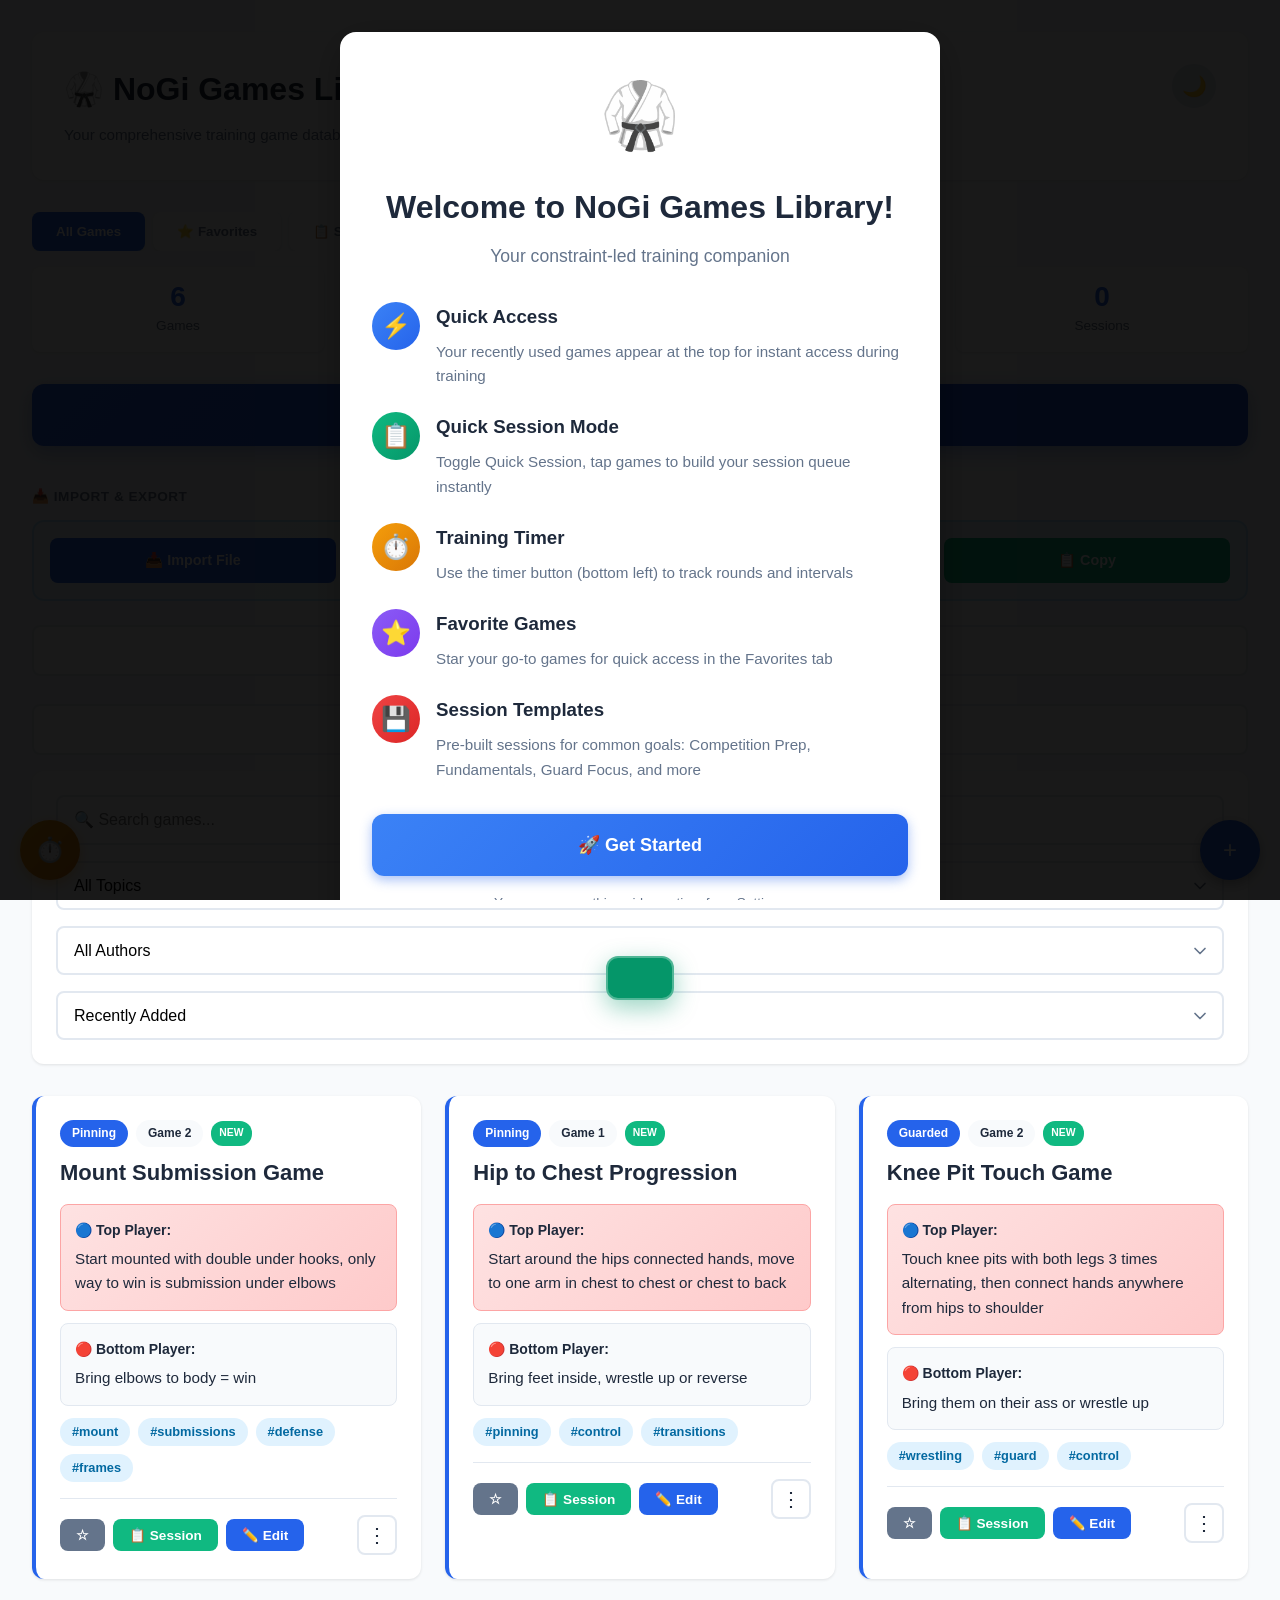
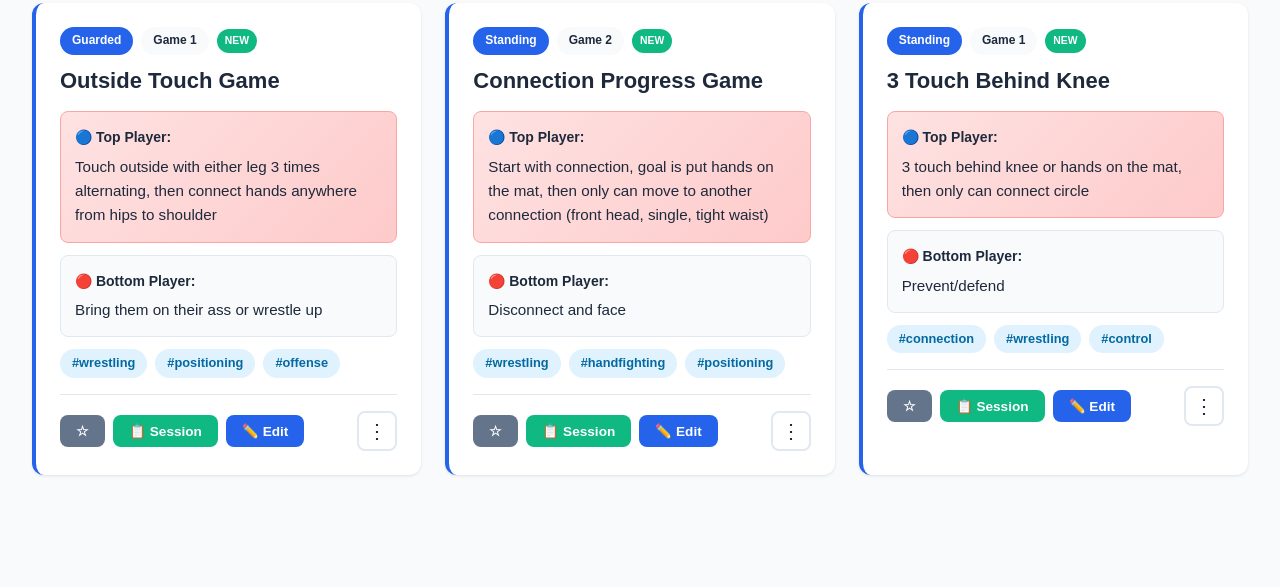
<file: nogi-games-library-v2.html>
<!DOCTYPE html>
<html lang="en">
<head>
    <meta charset="UTF-8">
    <meta name="viewport" content="width=device-width, initial-scale=1.0">
    <title>NoGi Games Library</title>
    <style>
        * {
            margin: 0;
            padding: 0;
            box-sizing: border-box;
        }

        :root {
            --primary: #2563eb;
            --primary-dark: #1e40af;
            --secondary: #64748b;
            --success: #10b981;
            --danger: #ef4444;
            --warning: #f59e0b;
            --bg: #f8fafc;
            --surface: #ffffff;
            --border: #e2e8f0;
            --text: #1e293b;
            --text-muted: #64748b;
            --shadow: 0 1px 3px rgba(0, 0, 0, 0.1);
            --shadow-lg: 0 10px 25px rgba(0, 0, 0, 0.1);

            /* Topic color families - Simplified to 4 groups for better visual clarity */
            /* Offensive (attacking) - Red/Orange tones */
            --color-offensive: #ef4444;
            --color-submissions: #ef4444;
            --color-back-attacks: #ef4444;
            --color-leg-locks: #f97316;
            --color-takedowns: #f97316;

            /* Defensive (protecting) - Blue tones */
            --color-defensive: #3b82f6;
            --color-guard-retention: #3b82f6;
            --color-escapes: #2563eb;

            /* Control (positional) - Purple tones */
            --color-control: #8b5cf6;
            --color-guard-passing: #8b5cf6;
            --color-pinning: #7c3aed;
            --color-standing: #a855f7;
            --color-guarded: #a855f7;

            /* Transition (movement) - Green tones */
            --color-transition: #10b981;
            --color-scrambles: #10b981;
            --color-movement: #059669;
        }

        /* Dark mode theme */
        [data-theme="dark"] {
            --primary: #3b82f6;
            --primary-dark: #2563eb;
            --secondary: #94a3b8;
            --success: #10b981;
            --danger: #ef4444;
            --warning: #f59e0b;
            --bg: #0f172a;
            --surface: #1e293b;
            --border: #334155;
            --text: #f1f5f9;
            --text-muted: #94a3b8;
            --shadow: 0 1px 3px rgba(0, 0, 0, 0.3);
            --shadow-lg: 0 10px 25px rgba(0, 0, 0, 0.4);
        }

        html {
            scroll-behavior: smooth;
        }

        body {
            font-family: -apple-system, BlinkMacSystemFont, 'Segoe UI', Roboto, Oxygen, Ubuntu, Cantarell, sans-serif;
            background: var(--bg);
            color: var(--text);
            line-height: 1.6;
            -webkit-font-smoothing: antialiased;
            -moz-osx-font-smoothing: grayscale;
            padding-bottom: 80px;
        }

        .container {
            max-width: 1400px;
            margin: 0 auto;
            padding: 1rem;
        }

        @media (min-width: 768px) {
            .container {
                padding: 2rem;
            }
        }

        header {
            background: var(--surface);
            padding: 1.25rem;
            border-radius: 12px;
            box-shadow: var(--shadow);
            margin-bottom: 1rem;
            position: relative;
        }

        @media (min-width: 768px) {
            header {
                padding: 2rem;
                margin-bottom: 2rem;
            }
        }

        .theme-toggle {
            position: absolute;
            top: 1.25rem;
            right: 1.25rem;
            background: var(--border);
            border: 2px solid var(--border);
            border-radius: 50%;
            width: 44px;
            height: 44px;
            display: flex;
            align-items: center;
            justify-content: center;
            cursor: pointer;
            font-size: 1.25rem;
            transition: all 0.3s;
            z-index: 10;
        }

        .theme-toggle:hover {
            background: var(--primary);
            border-color: var(--primary);
            transform: rotate(180deg) scale(1.1);
        }

        @media (min-width: 768px) {
            .theme-toggle {
                top: 2rem;
                right: 2rem;
            }
        }

        h1 {
            font-size: 1.5rem;
            font-weight: 700;
            color: var(--text);
            margin-bottom: 0.5rem;
            padding-right: 60px;
        }

        @media (min-width: 768px) {
            h1 {
                font-size: 2rem;
            }
        }

        .subtitle {
            color: var(--text-muted);
            font-size: 0.95rem;
        }

        .tabs {
            display: flex;
            gap: 0.5rem;
            margin-bottom: 1rem;
            overflow-x: auto;
            -webkit-overflow-scrolling: touch;
        }

        .tab {
            padding: 0.75rem 1.5rem;
            border: none;
            background: var(--surface);
            color: var(--text-muted);
            border-radius: 8px;
            font-weight: 600;
            cursor: pointer;
            white-space: nowrap;
            transition: all 0.2s;
            box-shadow: var(--shadow);
        }

        .tab.active {
            background: var(--primary);
            color: white;
        }

        .tab:hover:not(.active) {
            background: var(--border);
        }

        .filter-toggle-btn {
            display: flex;
            align-items: center;
            justify-content: center;
            gap: 0.5rem;
            width: 100%;
            padding: 0.875rem;
            background: var(--surface);
            border: 2px solid var(--border);
            border-radius: 8px;
            font-size: 1rem;
            font-weight: 600;
            color: var(--text);
            cursor: pointer;
            transition: all 0.2s;
            margin-bottom: 1rem;
        }

        .filter-toggle-btn:hover {
            background: var(--border);
        }

        .filter-toggle-btn.active {
            background: var(--primary);
            color: white;
            border-color: var(--primary);
        }

        @media (min-width: 768px) {
            .filter-toggle-btn {
                display: none;
            }
        }

        .controls {
            background: var(--surface);
            padding: 1rem;
            border-radius: 12px;
            box-shadow: var(--shadow);
            margin-bottom: 1rem;
            gap: 0.75rem;
            flex-wrap: wrap;
            align-items: stretch;
        }

        /* Mobile: Hide filters by default, show when active */
        @media (max-width: 767px) {
            .controls {
                display: none;
                position: fixed;
                bottom: 0;
                left: 0;
                right: 0;
                z-index: 999;
                border-radius: 16px 16px 0 0;
                box-shadow: 0 -4px 20px rgba(0, 0, 0, 0.2);
                max-height: 70vh;
                overflow-y: auto;
                animation: slideUp 0.3s ease-out;
            }

            .controls.active {
                display: flex;
            }

            @keyframes slideUp {
                from {
                    transform: translateY(100%);
                }
                to {
                    transform: translateY(0);
                }
            }
        }

        /* Desktop: Always show filters */
        @media (min-width: 768px) {
            .controls {
                display: flex;
                padding: 1.5rem;
                margin-bottom: 2rem;
                gap: 1rem;
            }
        }

        .filter-backdrop {
            display: none;
            position: fixed;
            top: 0;
            left: 0;
            right: 0;
            bottom: 0;
            background: rgba(0, 0, 0, 0.5);
            z-index: 998;
        }

        .filter-backdrop.active {
            display: block;
        }

        @media (min-width: 768px) {
            .filter-backdrop {
                display: none !important;
            }
        }

        .search-box {
            flex: 1;
            min-width: 100%;
            position: relative;
        }

        @media (min-width: 640px) {
            .search-box {
                min-width: 250px;
            }
        }

        input[type="text"],
        input[type="search"],
        select,
        textarea {
            width: 100%;
            padding: 0.875rem 1rem;
            border: 2px solid var(--border);
            border-radius: 8px;
            font-size: 1rem;
            transition: all 0.2s;
            font-family: inherit;
            -webkit-appearance: none;
            appearance: none;
            background: var(--surface);
        }

        input:focus,
        select:focus,
        textarea:focus {
            outline: none;
            border-color: var(--primary);
            box-shadow: 0 0 0 3px rgba(37, 99, 235, 0.1);
        }

        select {
            cursor: pointer;
            background-image: url("data:image/svg+xml,%3Csvg xmlns='http://www.w3.org/2000/svg' width='24' height='24' viewBox='0 0 24 24' fill='none' stroke='%2364748b' stroke-width='2' stroke-linecap='round' stroke-linejoin='round'%3E%3Cpolyline points='6 9 12 15 18 9'%3E%3C/polyline%3E%3C/svg%3E");
            background-repeat: no-repeat;
            background-position: right 0.75rem center;
            background-size: 1.25rem;
            padding-right: 2.5rem;
        }

        .btn {
            padding: 0.875rem 1.5rem;
            border: none;
            border-radius: 8px;
            font-size: 0.95rem;
            font-weight: 600;
            cursor: pointer;
            transition: all 0.2s;
            display: inline-flex;
            align-items: center;
            justify-content: center;
            gap: 0.5rem;
            min-height: 44px;
            -webkit-tap-highlight-color: transparent;
        }

        .btn-primary {
            background: var(--primary);
            color: white;
        }

        .btn-success {
            background: var(--success);
            color: white;
        }

        .btn-danger {
            background: var(--danger);
            color: white;
        }

        .btn-secondary {
            background: var(--secondary);
            color: white;
        }

        .btn-warning {
            background: var(--warning);
            color: white;
        }

        @media (hover: hover) {
            .btn-primary:hover {
                background: var(--primary-dark);
                transform: translateY(-1px);
                box-shadow: var(--shadow-lg);
            }
            .btn-success:hover { background: #059669; }
            .btn-danger:hover { background: #dc2626; }
            .btn-secondary:hover { background: #475569; }
            .btn-warning:hover { background: #d97706; }
        }

        .btn:active {
            transform: scale(0.98);
        }

        .btn-sm {
            padding: 0.5rem 1rem;
            font-size: 0.85rem;
            min-height: auto;
        }

        .btn-icon {
            padding: 0.5rem;
            min-height: auto;
            width: 40px;
            height: 40px;
        }

        .fab {
            position: fixed;
            bottom: 20px;
            right: 20px;
            width: 60px;
            height: 60px;
            border-radius: 50%;
            background: var(--primary);
            color: white;
            border: none;
            font-size: 1.5rem;
            box-shadow: 0 4px 12px rgba(0, 0, 0, 0.3);
            cursor: pointer;
            z-index: 100;
            display: flex;
            align-items: center;
            justify-content: center;
            transition: all 0.3s;
        }

        .fab:active {
            transform: scale(0.95);
        }

        @media (hover: hover) {
            .fab:hover {
                transform: scale(1.1);
                box-shadow: 0 6px 20px rgba(0, 0, 0, 0.4);
            }
        }

        .games-grid {
            display: grid;
            grid-template-columns: 1fr;
            gap: 1rem;
        }

        @media (min-width: 640px) {
            .games-grid {
                grid-template-columns: repeat(auto-fill, minmax(350px, 1fr));
                gap: 1.5rem;
            }
        }

        .game-card {
            background: var(--surface);
            border-radius: 12px;
            padding: 1.25rem;
            box-shadow: var(--shadow);
            transition: all 0.3s;
            border-left: 4px solid var(--primary);
            position: relative;
        }

        .game-card.favorite::before {
            content: "⭐";
            position: absolute;
            top: 1rem;
            right: 1rem;
            font-size: 1.25rem;
        }

        @media (min-width: 768px) {
            .game-card {
                padding: 1.5rem;
            }
        }

        @media (hover: hover) {
            .game-card:hover {
                transform: translateY(-4px);
                box-shadow: var(--shadow-lg);
            }
        }

        .game-header {
            margin-bottom: 1rem;
        }

        .game-title {
            font-size: 1.375rem;
            font-weight: 700;
            color: var(--text);
            margin-bottom: 0.625rem;
            line-height: 1.3;
        }

        .game-meta {
            display: flex;
            gap: 0.5rem;
            flex-wrap: wrap;
            align-items: center;
            margin-bottom: 0.75rem;
        }

        .game-topic {
            display: inline-block;
            padding: 0.25rem 0.75rem;
            background: var(--primary);
            color: white;
            border-radius: 20px;
            font-size: 0.75rem;
            font-weight: 600;
        }

        .game-number {
            display: inline-block;
            padding: 0.25rem 0.75rem;
            background: var(--bg);
            color: var(--text);
            border-radius: 20px;
            font-size: 0.75rem;
            font-weight: 600;
        }

        .badge-new {
            display: inline-block;
            padding: 0.25rem 0.5rem;
            background: var(--success);
            color: white;
            border-radius: 12px;
            font-size: 0.65rem;
            font-weight: 700;
            text-transform: uppercase;
        }

        .author-badge {
            display: inline-block;
            padding: 0.25rem 0.65rem;
            background: linear-gradient(135deg, #6366f1 0%, #8b5cf6 100%);
            color: white;
            border-radius: 12px;
            font-size: 0.7rem;
            font-weight: 600;
        }

        .player-section {
            background: var(--bg);
            padding: 0.875rem;
            border-radius: 8px;
            margin-bottom: 0.75rem;
            border: 1px solid var(--border);
            transition: all 0.2s;
        }

        .player-section:first-of-type {
            background: linear-gradient(135deg, #dbeafe 0%, #e0f2fe 100%);
            border-color: #93c5fd;
        }

        .player-section:nth-of-type(2) {
            background: linear-gradient(135deg, #fee2e2 0%, #fecaca 100%);
            border-color: #fca5a5;
        }

        .player-label {
            font-weight: 700;
            color: var(--text);
            font-size: 0.875rem;
            margin-bottom: 0.375rem;
            display: block;
        }

        .player-text {
            color: var(--text);
            font-size: 0.95rem;
            line-height: 1.6;
            font-weight: 500;
        }

        .game-coaching {
            background: linear-gradient(135deg, #fef3c7 0%, #fde68a 100%);
            border-left: 4px solid #f59e0b;
            padding: 0.875rem;
            border-radius: 8px;
            margin-bottom: 1rem;
            font-size: 0.95rem;
            line-height: 1.6;
            box-shadow: 0 1px 3px rgba(245, 158, 11, 0.1);
        }

        .game-coaching strong {
            color: #f59e0b;
            display: block;
            margin-bottom: 0.25rem;
        }

        .hashtags {
            display: flex;
            flex-wrap: wrap;
            gap: 0.5rem;
            margin-bottom: 1rem;
        }

        .hashtag {
            background: #e0f2fe;
            color: #0369a1;
            padding: 0.25rem 0.75rem;
            border-radius: 20px;
            font-size: 0.8rem;
            font-weight: 600;
        }

        .game-actions {
            display: flex;
            gap: 0.5rem;
            padding-top: 1rem;
            border-top: 1px solid var(--border);
            flex-wrap: wrap;
            align-items: center;
            position: relative;
        }

        .game-actions-main {
            display: flex;
            gap: 0.5rem;
            flex: 1;
            flex-wrap: wrap;
        }

        .game-actions-overflow {
            position: relative;
        }

        .overflow-menu-btn {
            width: 40px;
            height: 40px;
            border-radius: 8px;
            background: var(--surface);
            border: 2px solid var(--border);
            cursor: pointer;
            display: flex;
            align-items: center;
            justify-content: center;
            font-size: 1.25rem;
            color: var(--text);
            transition: all 0.2s;
        }

        .overflow-menu-btn:hover {
            background: var(--border);
            border-color: var(--secondary);
        }

        .overflow-menu {
            position: absolute;
            right: 0;
            bottom: 100%;
            margin-bottom: 0.5rem;
            background: var(--surface);
            border: 2px solid var(--border);
            border-radius: 8px;
            box-shadow: var(--shadow-lg);
            min-width: 160px;
            z-index: 100;
            display: none;
        }

        .overflow-menu.active {
            display: block;
        }

        .overflow-menu-item {
            padding: 0.75rem 1rem;
            border: none;
            background: none;
            width: 100%;
            text-align: left;
            cursor: pointer;
            font-size: 0.95rem;
            color: var(--text);
            display: flex;
            align-items: center;
            gap: 0.5rem;
            transition: background 0.2s;
        }

        .overflow-menu-item:hover {
            background: var(--border);
        }

        .overflow-menu-item.danger {
            color: var(--danger);
        }

        .overflow-menu-item:first-child {
            border-radius: 6px 6px 0 0;
        }

        .overflow-menu-item:last-child {
            border-radius: 0 0 6px 6px;
        }

        .modal {
            display: none;
            position: fixed;
            top: 0;
            left: 0;
            width: 100%;
            height: 100%;
            background: rgba(0, 0, 0, 0.5);
            z-index: 1000;
            overflow-y: auto;
        }

        .modal.active {
            display: flex;
            align-items: flex-start;
            justify-content: center;
            padding: 0;
        }

        @media (min-width: 768px) {
            .modal.active {
                align-items: center;
                padding: 2rem;
            }
        }

        .modal-content {
            background: var(--surface);
            border-radius: 0;
            padding: 1.25rem;
            max-width: 100%;
            width: 100%;
            height: 100vh;
            overflow-y: auto;
            box-shadow: var(--shadow-lg);
        }

        @media (min-width: 768px) {
            .modal-content {
                border-radius: 12px;
                padding: 2rem;
                max-width: 700px;
                height: auto;
                max-height: 90vh;
            }
        }

        .modal-header {
            display: flex;
            justify-content: space-between;
            align-items: center;
            margin-bottom: 1.5rem;
        }

        .modal-title {
            font-size: 1.5rem;
            font-weight: 700;
        }

        .close-btn {
            background: none;
            border: none;
            font-size: 1.75rem;
            cursor: pointer;
            color: var(--text-muted);
            padding: 0;
            width: 44px;
            height: 44px;
            display: flex;
            align-items: center;
            justify-content: center;
            border-radius: 8px;
            -webkit-tap-highlight-color: transparent;
            transition: all 0.2s;
        }

        @media (hover: hover) {
            .close-btn:hover {
                background: var(--bg);
            }
        }

        .close-btn:active {
            background: var(--border);
        }

        .form-group {
            margin-bottom: 1.5rem;
        }

        .form-group label {
            display: block;
            margin-bottom: 0.5rem;
            font-weight: 600;
            color: var(--text);
        }

        .form-group small {
            display: block;
            margin-top: 0.25rem;
            color: var(--text-muted);
            font-size: 0.85rem;
        }

        textarea {
            min-height: 100px;
            resize: vertical;
        }

        .hint-box {
            background: #e0f2fe;
            border-left: 3px solid #0284c7;
            padding: 0.75rem;
            border-radius: 6px;
            margin-bottom: 1.5rem;
            font-size: 0.9rem;
            color: #0c4a6e;
        }

        .hint-box strong {
            display: block;
            margin-bottom: 0.25rem;
            color: #0369a1;
        }

        .stats {
            display: grid;
            grid-template-columns: repeat(2, 1fr);
            gap: 0.75rem;
            margin-bottom: 1rem;
        }

        @media (min-width: 640px) {
            .stats {
                grid-template-columns: repeat(4, 1fr);
            }
        }

        @media (min-width: 768px) {
            .stats {
                gap: 1rem;
                margin-bottom: 2rem;
            }
        }

        .stat-card {
            background: var(--surface);
            padding: 1rem;
            border-radius: 8px;
            box-shadow: var(--shadow);
            text-align: center;
        }

        .stat-value {
            font-size: 1.75rem;
            font-weight: 700;
            color: var(--primary);
            line-height: 1;
            margin-bottom: 0.25rem;
        }

        .stat-label {
            color: var(--text-muted);
            font-size: 0.75rem;
        }

        @media (min-width: 768px) {
            .stat-label {
                font-size: 0.85rem;
            }
        }

        .empty-state {
            text-align: center;
            padding: 4rem 2rem;
            color: var(--text-muted);
            grid-column: 1/-1;
        }

        .empty-state svg {
            width: 120px;
            height: 120px;
            margin: 0 auto 1.5rem;
            opacity: 0.5;
            color: var(--primary);
        }

        .empty-state h3 {
            font-size: 1.25rem;
            font-weight: 600;
            color: var(--text);
            margin-bottom: 0.5rem;
        }

        .empty-state p {
            font-size: 1rem;
            margin-bottom: 1.5rem;
            line-height: 1.6;
        }

        .empty-state .btn {
            margin-top: 0.5rem;
        }

        .toast {
            position: fixed;
            bottom: 100px;
            left: 50%;
            transform: translateX(-50%) translateY(200px);
            background: #059669;
            color: white;
            padding: 1.25rem 2rem;
            border-radius: 12px;
            box-shadow: 0 8px 24px rgba(5, 150, 105, 0.4);
            z-index: 2000;
            transition: all 0.4s cubic-bezier(0.68, -0.55, 0.265, 1.55);
            max-width: 90%;
            font-weight: 600;
            font-size: 1.05rem;
            text-align: center;
            border: 2px solid rgba(255, 255, 255, 0.3);
            display: flex;
            align-items: center;
            gap: 1rem;
        }

        .toast.show {
            transform: translateX(-50%) translateY(0) scale(1.05);
        }

        .toast.error {
            background: #dc2626;
            box-shadow: 0 8px 24px rgba(220, 38, 38, 0.4);
        }

        .toast.info {
            background: #2563eb;
            box-shadow: 0 8px 24px rgba(37, 99, 235, 0.4);
        }

        .toast-message {
            flex: 1;
        }

        .toast-undo-btn {
            background: rgba(255, 255, 255, 0.25);
            border: 2px solid rgba(255, 255, 255, 0.4);
            color: white;
            padding: 0.5rem 1rem;
            border-radius: 6px;
            font-weight: 700;
            font-size: 0.9rem;
            cursor: pointer;
            transition: all 0.2s;
            white-space: nowrap;
        }

        .toast-undo-btn:hover {
            background: rgba(255, 255, 255, 0.35);
            border-color: rgba(255, 255, 255, 0.6);
            transform: scale(1.05);
        }

        .toast-undo-btn:active {
            transform: scale(0.95);
        }

        .session-item {
            background: var(--surface);
            padding: 1.25rem;
            border-radius: 12px;
            margin-bottom: 1rem;
            border: 2px solid var(--border);
            box-shadow: var(--shadow);
            transition: all 0.2s;
        }

        .session-item:hover {
            box-shadow: var(--shadow-lg);
        }

        .session-header {
            cursor: pointer;
            user-select: none;
            display: flex;
            align-items: center;
            justify-content: space-between;
            gap: 1rem;
        }

        .session-header-left {
            flex: 1;
        }

        .session-item-title {
            font-weight: 700;
            font-size: 1.125rem;
            margin-bottom: 0.375rem;
            color: var(--text);
        }

        .session-games {
            font-size: 0.9rem;
            color: var(--text-muted);
            display: flex;
            align-items: center;
            gap: 0.75rem;
            flex-wrap: wrap;
        }

        .session-stat {
            display: inline-flex;
            align-items: center;
            gap: 0.25rem;
            padding: 0.25rem 0.625rem;
            background: var(--border);
            border-radius: 6px;
            font-size: 0.85rem;
            font-weight: 600;
        }

        .session-stat.used {
            background: #dcfce7;
            color: #166534;
        }

        .session-expand-icon {
            font-size: 1.25rem;
            transition: transform 0.3s;
            color: var(--primary);
        }

        .session-expand-icon.expanded {
            transform: rotate(180deg);
        }

        .session-content {
            max-height: 0;
            overflow: hidden;
            transition: max-height 0.3s ease-out;
        }

        .session-content.expanded {
            max-height: 10000px;
            transition: max-height 0.5s ease-in;
        }

        .session-games-grid {
            display: grid;
            grid-template-columns: repeat(auto-fill, minmax(300px, 1fr));
            gap: 1rem;
            margin-top: 1rem;
            padding-top: 1rem;
            border-top: 2px solid var(--border);
        }

        .session-game-card {
            background: var(--bg);
            border: 2px solid var(--border);
            border-radius: 8px;
            padding: 1rem;
            transition: all 0.2s;
        }

        .session-game-card.used {
            border-color: #10b981;
            background: linear-gradient(135deg, #ecfdf5 0%, #d1fae5 100%);
        }

        .session-game-card:hover {
            transform: translateY(-2px);
            box-shadow: var(--shadow);
        }

        .session-actions {
            margin-top: 1rem;
            padding-top: 1rem;
            border-top: 1px solid var(--border);
            display: flex;
            gap: 0.5rem;
        }

        .quick-actions {
            display: flex;
            gap: 0.75rem;
            flex-wrap: wrap;
            margin-bottom: 1.5rem;
            padding: 1rem;
            background: linear-gradient(135deg, #f0f9ff 0%, #e0f2fe 100%);
            border-radius: 12px;
            border: 2px solid #bae6fd;
        }

        .quick-actions .btn {
            flex: 1;
            min-width: 140px;
            font-size: 0.9rem;
            font-weight: 700;
        }

        .action-section {
            margin-bottom: 1.5rem;
        }

        .action-section-title {
            font-size: 0.85rem;
            font-weight: 700;
            color: #64748b;
            text-transform: uppercase;
            letter-spacing: 0.5px;
            margin-bottom: 0.75rem;
        }

        .primary-action {
            background: linear-gradient(135deg, #2563eb 0%, #1d4ed8 100%);
            color: white;
            padding: 1.25rem 1.75rem;
            border-radius: 12px;
            border: none;
            font-weight: 700;
            font-size: 1.125rem;
            cursor: pointer;
            box-shadow: 0 6px 20px rgba(37, 99, 235, 0.4);
            transition: all 0.3s;
            width: 100%;
            margin-bottom: 1rem;
            min-height: 60px;
            position: relative;
            overflow: hidden;
        }

        .primary-action::before {
            content: '';
            position: absolute;
            top: 0;
            left: -100%;
            width: 100%;
            height: 100%;
            background: linear-gradient(90deg, transparent, rgba(255, 255, 255, 0.2), transparent);
            transition: left 0.5s;
        }

        .primary-action:hover::before {
            left: 100%;
        }

        .primary-action:active {
            transform: scale(0.98);
        }

        @media (hover: hover) {
            .primary-action:hover {
                box-shadow: 0 8px 25px rgba(37, 99, 235, 0.5);
                transform: translateY(-2px);
            }
        }

        .secondary-action {
            background: var(--surface);
            color: var(--primary);
            padding: 0.875rem 1.5rem;
            border: 2px solid var(--primary);
            border-radius: 8px;
            font-weight: 600;
            font-size: 0.95rem;
            cursor: pointer;
            transition: all 0.2s;
            width: 100%;
            min-height: 48px;
        }

        @media (hover: hover) {
            .secondary-action:hover {
                background: var(--primary);
                color: white;
                transform: translateY(-1px);
            }
        }

        @media (max-width: 640px) {
            .btn-sm {
                padding: 0.625rem 0.875rem;
                font-size: 0.8rem;
            }

            .game-title {
                font-size: 1.125rem;
            }

            .modal-title {
                font-size: 1.25rem;
            }
        }

        /* Topic color classes */
        .topic-guard-passing { border-left-color: var(--color-guard-passing); }
        .topic-guard-retention { border-left-color: var(--color-guard-retention); }
        .topic-half-guard { border-left-color: var(--color-guard-retention); }
        .topic-top-control { border-left-color: var(--color-pinning); }
        .topic-mount { border-left-color: var(--color-pinning); }
        .topic-back-control { border-left-color: var(--color-back-attacks); }
        .topic-front-headlock { border-left-color: var(--color-pinning); }
        .topic-turtle { border-left-color: var(--color-escapes); }
        .topic-escapes { border-left-color: var(--color-escapes); }
        .topic-submissions { border-left-color: var(--color-submissions); }
        .topic-leg-locks { border-left-color: var(--color-leg-locks); }
        .topic-takedowns { border-left-color: var(--color-takedowns); }
        .topic-transitions { border-left-color: var(--color-scrambles); }

        .topic-tag-guard-passing { background: var(--color-guard-passing); }
        .topic-tag-guard-retention { background: var(--color-guard-retention); }
        .topic-tag-half-guard { background: var(--color-guard-retention); }
        .topic-tag-top-control { background: var(--color-pinning); }
        .topic-tag-mount { background: var(--color-pinning); }
        .topic-tag-back-control { background: var(--color-back-attacks); }
        .topic-tag-front-headlock { background: var(--color-pinning); }
        .topic-tag-turtle { background: var(--color-escapes); }
        .topic-tag-escapes { background: var(--color-escapes); }
        .topic-tag-submissions { background: var(--color-submissions); }
        .topic-tag-leg-locks { background: var(--color-leg-locks); }
        .topic-tag-takedowns { background: var(--color-takedowns); }
        .topic-tag-transitions { background: var(--color-scrambles); }

        /* Print Styles */
        @media print {
            body {
                padding: 0;
                background: white;
                color: black;
            }

            header, .tabs, .filter-toggle-btn, #bulkActionsToolbar,
            .controls, .stats, .action-section, .btn, button, .theme-toggle {
                display: none !important;
            }

            .container {
                max-width: 100%;
                padding: 1rem;
            }

            .print-session {
                page-break-after: always;
            }

            .print-session:last-child {
                page-break-after: auto;
            }

            .print-session h1 {
                font-size: 24pt;
                margin-bottom: 1rem;
                border-bottom: 2pt solid black;
                padding-bottom: 0.5rem;
            }

            .print-game {
                margin-bottom: 1.5rem;
                page-break-inside: avoid;
                border: 1pt solid #ccc;
                padding: 0.75rem;
            }

            .print-game-title {
                font-size: 14pt;
                font-weight: bold;
                margin-bottom: 0.5rem;
            }

            .print-game-content {
                font-size: 11pt;
                line-height: 1.4;
            }
        }
    </style>
</head>
<body>
    <div class="container">
        <header>
            <button class="theme-toggle" onclick="toggleTheme()" id="themeToggle" title="Toggle dark mode">
                🌙
            </button>
            <h1>🥋 NoGi Games Library</h1>
            <p class="subtitle">Your comprehensive training game database</p>
        </header>

        <div class="tabs">
            <button class="tab active" onclick="switchTab('games')">All Games</button>
            <button class="tab" onclick="switchTab('favorites')">⭐ Favorites</button>
            <button class="tab" onclick="switchTab('sessions')">📋 Sessions</button>
            <button class="tab" onclick="switchTab('stats')">📊 Stats</button>
            <button class="tab" onclick="switchTab('ai')">🤖 AI Assistant</button>
        </div>

        <div id="gamesView">
            <div class="stats">
                <div class="stat-card">
                    <div class="stat-value" id="totalGames">0</div>
                    <div class="stat-label">Games</div>
                </div>
                <div class="stat-card">
                    <div class="stat-value" id="totalFavorites">0</div>
                    <div class="stat-label">Favorites</div>
                </div>
                <div class="stat-card">
                    <div class="stat-value" id="totalTopics">0</div>
                    <div class="stat-label">Topics</div>
                </div>
                <div class="stat-card">
                    <div class="stat-value" id="totalSessions">0</div>
                    <div class="stat-label">Sessions</div>
                </div>
            </div>

            <!-- Quick Access Widget -->
            <div id="quickAccessWidget" style="display: none; margin-bottom: 1.5rem;">
                <div style="background: linear-gradient(135deg, #3b82f6 0%, #2563eb 100%); padding: 1.25rem; border-radius: 12px; box-shadow: var(--shadow-lg);">
                    <div style="display: flex; align-items: center; justify-content: space-between; margin-bottom: 1rem;">
                        <h3 style="font-size: 1.125rem; font-weight: 700; color: white; margin: 0; display: flex; align-items: center; gap: 0.5rem;">
                            ⚡ Quick Access
                            <span style="font-size: 0.75rem; background: rgba(255,255,255,0.2); padding: 0.25rem 0.5rem; border-radius: 12px; font-weight: 600;">Recently Used</span>
                        </h3>
                        <button onclick="toggleQuickAccess()" style="background: rgba(255,255,255,0.2); border: none; color: white; padding: 0.5rem 0.75rem; border-radius: 6px; cursor: pointer; font-weight: 600; font-size: 0.85rem; transition: all 0.2s;" onmouseover="this.style.background='rgba(255,255,255,0.3)'" onmouseout="this.style.background='rgba(255,255,255,0.2)'">
                            <span id="quickAccessToggleIcon">▼</span>
                        </button>
                    </div>
                    <div id="quickAccessContent" style="display: grid; gap: 0.75rem;">
                        <!-- Quick access games will be inserted here -->
                    </div>
                </div>
            </div>

            <div class="action-section">
                <button class="primary-action" onclick="openModal()">
                    ➕ Add New Game
                </button>
            </div>

            <div class="action-section">
                <div class="action-section-title">📥 Import & Export</div>
                <div class="quick-actions">
                    <button class="btn btn-primary" onclick="document.getElementById('importFile').click()">
                        📥 Import File
                    </button>
                    <button class="btn btn-primary" onclick="pasteGames()">
                        📋 Paste
                    </button>
                    <button class="btn btn-success" onclick="shareGames()">
                        📤 Export
                    </button>
                    <button class="btn btn-success" onclick="copyGames()">
                        📋 Copy
                    </button>
                    <input type="file" id="importFile" accept=".json,.txt,.text" style="display: none;" onchange="importGames(event)">
                </div>
            </div>

            <div style="display: flex; gap: 0.75rem; flex-wrap: wrap;">
                <button class="filter-toggle-btn" id="filterToggleBtn" onclick="toggleFilters()">
                    🔍 Filters & Search
                </button>
                <button class="filter-toggle-btn" id="bulkSelectToggle" onclick="toggleBulkSelect()" style="display: inline-flex;">
                    ☑️ Bulk Select
                </button>
                <button class="filter-toggle-btn" id="quickSessionToggle" onclick="toggleQuickSessionMode()" style="display: inline-flex;">
                    ⚡ Quick Session
                </button>
            </div>

            <!-- Bulk Actions Toolbar -->
            <div id="bulkActionsToolbar" style="display: none; background: var(--surface); padding: 1rem; border-radius: 8px; margin-bottom: 1rem; box-shadow: var(--shadow); border: 2px solid var(--primary);">
                <div style="display: flex; align-items: center; justify-content: space-between; flex-wrap: wrap; gap: 0.75rem;">
                    <div style="display: flex; align-items: center; gap: 0.5rem; flex-wrap: wrap;">
                        <span id="selectedCount" style="font-weight: 600; color: var(--primary);">0 selected</span>
                        <button class="btn btn-secondary btn-sm" onclick="selectAllGames()">Select All</button>
                        <button class="btn btn-secondary btn-sm" onclick="deselectAllGames()">Deselect All</button>
                    </div>
                    <div style="display: flex; gap: 0.5rem; flex-wrap: wrap;">
                        <button class="btn btn-success btn-sm" onclick="bulkMarkAsUsed()">✓ Mark as Used</button>
                        <button class="btn btn-secondary btn-sm" onclick="bulkMarkAsUnused()">↩️ Mark as Unused</button>
                        <button class="btn btn-primary btn-sm" onclick="bulkAddToSession()">📋 Add to Session</button>
                        <button class="btn btn-danger btn-sm" onclick="bulkDelete()">🗑️ Delete Selected</button>
                    </div>
                </div>
            </div>

            <div class="filter-backdrop" id="filterBackdrop" onclick="toggleFilters()"></div>

            <div class="controls" id="filterControls">
                <div class="search-box">
                    <input type="search" id="searchInput" placeholder="🔍 Search games...">
                </div>

                <select id="topicFilter">
                    <option value="">All Topics</option>
                    <option value="Guard Passing">Guard Passing</option>
                    <option value="Guard Retention">Guard Retention</option>
                    <option value="Half Guard">Half Guard</option>
                    <option value="Top Control">Top Control</option>
                    <option value="Mount">Mount</option>
                    <option value="Back Control">Back Control</option>
                    <option value="Front Headlock">Front Headlock</option>
                    <option value="Turtle">Turtle</option>
                    <option value="Escapes">Escapes</option>
                    <option value="Submissions">Submissions</option>
                    <option value="Leg Locks">Leg Locks</option>
                    <option value="Takedowns">Takedowns</option>
                    <option value="Transitions">Transitions</option>
                </select>

                <select id="authorFilter">
                    <option value="">All Authors</option>
                </select>

                <select id="sortBy">
                    <option value="recent">Recently Added</option>
                    <option value="name">Name (A-Z)</option>
                    <option value="topic">Topic</option>
                    <option value="used">Recently Used</option>
                </select>
            </div>

            <div class="games-grid" id="gamesGrid"></div>
        </div>

        <div id="favoritesView" style="display: none;">
            <div class="games-grid" id="favoritesGrid"></div>
        </div>

        <div id="sessionsView" style="display: none;">
            <div class="action-section">
                <button class="primary-action" onclick="openSessionModal()">
                    📋 Create Training Session
                </button>
            </div>

            <!-- Templates Section -->
            <div style="margin-bottom: 2rem;">
                <div style="display: flex; align-items: center; justify-content: space-between; margin-bottom: 1rem; gap: 0.5rem; flex-wrap: wrap;">
                    <h3 style="font-size: 1.125rem; font-weight: 700; color: var(--text);">
                        💾 Session Templates
                    </h3>
                    <div style="display: flex; gap: 0.5rem;">
                        <button class="btn btn-primary btn-sm" onclick="createDefaultTemplates(); renderTemplates();">
                            ✨ Create Defaults
                        </button>
                        <button class="btn btn-secondary btn-sm" onclick="renderTemplates()">
                            🔄 Refresh
                        </button>
                    </div>
                </div>
                <div id="templatesContainer"></div>
            </div>

            <!-- Sessions List -->
            <div>
                <h3 style="font-size: 1.125rem; font-weight: 700; color: var(--text); margin-bottom: 1rem;">
                    📋 Your Training Sessions
                </h3>
                <div id="sessionsList"></div>
            </div>
        </div>

        <!-- Stats Dashboard -->
        <div id="statsView" style="display: none;">
            <h2 style="font-size: 1.75rem; font-weight: 700; margin-bottom: 1.5rem; color: var(--text);">
                📊 Training Statistics
            </h2>

            <div id="statsContent"></div>
        </div>

        <!-- ==================== CONSTRAINT-LED AI GAME DESIGNER ==================== -->
        <div id="aiView" style="display: none;">
            <style>
                /* AI Game Designer Styles - Mobile First */
                .ai-container {
                    max-width: 100%;
                    margin: 0 auto;
                }

                .ai-header {
                    background: linear-gradient(135deg, #667eea 0%, #764ba2 100%);
                    color: white;
                    padding: 1.5rem;
                    border-radius: 12px;
                    margin-bottom: 1.5rem;
                    box-shadow: 0 4px 12px rgba(102, 126, 234, 0.3);
                }

                .ai-header h2 {
                    font-size: 1.5rem;
                    margin-bottom: 0.5rem;
                    font-weight: 700;
                }

                .ai-header p {
                    opacity: 0.95;
                    font-size: 0.95rem;
                    line-height: 1.5;
                }

                .ai-input-section {
                    background: white;
                    padding: 1.5rem;
                    border-radius: 12px;
                    box-shadow: 0 2px 8px rgba(0,0,0,0.1);
                    margin-bottom: 1.5rem;
                }

                .ai-textarea {
                    width: 100%;
                    min-height: 140px;
                    padding: 1rem;
                    border: 2px solid #e2e8f0;
                    border-radius: 10px;
                    font-size: 1rem;
                    font-family: -apple-system, BlinkMacSystemFont, 'Segoe UI', Roboto, sans-serif;
                    resize: vertical;
                    transition: border-color 0.2s;
                }

                .ai-textarea:focus {
                    outline: none;
                    border-color: #667eea;
                    box-shadow: 0 0 0 3px rgba(102, 126, 234, 0.1);
                }

                .ai-examples {
                    display: grid;
                    gap: 0.75rem;
                    margin-top: 1rem;
                }

                .ai-example-btn {
                    background: #f8fafc;
                    border: 2px solid #e2e8f0;
                    padding: 1rem;
                    border-radius: 10px;
                    text-align: left;
                    cursor: pointer;
                    transition: all 0.2s;
                    font-size: 0.95rem;
                    color: #334155;
                    min-height: 56px;
                    display: flex;
                    align-items: center;
                }

                .ai-example-btn:active {
                    transform: scale(0.98);
                }

                .ai-example-btn:hover {
                    background: #f1f5f9;
                    border-color: #cbd5e1;
                }

                .ai-generate-btn {
                    width: 100%;
                    background: linear-gradient(135deg, #667eea 0%, #764ba2 100%);
                    color: white;
                    border: none;
                    padding: 1.25rem;
                    border-radius: 12px;
                    font-size: 1.1rem;
                    font-weight: 700;
                    cursor: pointer;
                    margin-top: 1.5rem;
                    box-shadow: 0 4px 12px rgba(102, 126, 234, 0.4);
                    transition: all 0.3s;
                    min-height: 60px;
                }

                .ai-generate-btn:active {
                    transform: translateY(1px);
                }

                .ai-result-card {
                    background: linear-gradient(135deg, #d4fc79 0%, #96e6a1 100%);
                    border-radius: 12px;
                    padding: 1.5rem;
                    margin-bottom: 1.5rem;
                    box-shadow: 0 4px 16px rgba(150, 230, 161, 0.3);
                }

                .ai-result-header {
                    display: flex;
                    justify-content: space-between;
                    align-items: flex-start;
                    margin-bottom: 1.5rem;
                    gap: 1rem;
                }

                .ai-game-title {
                    font-size: 1.4rem;
                    font-weight: 800;
                    color: #065f46;
                    margin-bottom: 0.5rem;
                }

                .ai-game-tags {
                    display: flex;
                    flex-wrap: wrap;
                    gap: 0.5rem;
                    margin-bottom: 1rem;
                }

                .ai-tag {
                    background: rgba(255, 255, 255, 0.9);
                    color: #059669;
                    padding: 0.35rem 0.75rem;
                    border-radius: 20px;
                    font-size: 0.8rem;
                    font-weight: 600;
                }

                .ai-add-btn {
                    background: #059669;
                    color: white;
                    border: none;
                    padding: 0.875rem 1.5rem;
                    border-radius: 10px;
                    font-weight: 700;
                    font-size: 1rem;
                    cursor: pointer;
                    box-shadow: 0 2px 8px rgba(5, 150, 105, 0.3);
                    white-space: nowrap;
                    min-height: 50px;
                    transition: all 0.2s;
                }

                .ai-add-btn:active {
                    transform: scale(0.95);
                }

                .ai-edit-btn {
                    background: #6366f1;
                    color: white;
                    border: none;
                    padding: 0.875rem 1.5rem;
                    border-radius: 10px;
                    font-weight: 700;
                    font-size: 1rem;
                    cursor: pointer;
                    box-shadow: 0 2px 8px rgba(99, 102, 241, 0.3);
                    white-space: nowrap;
                    min-height: 50px;
                    transition: all 0.2s;
                    margin-right: 0.75rem;
                }

                .ai-edit-btn:active {
                    transform: scale(0.95);
                }

                .ai-edit-btn.editing {
                    background: #f59e0b;
                }

                .ai-result-header {
                    display: flex;
                    gap: 0.75rem;
                    align-items: flex-start;
                    flex-wrap: wrap;
                }

                .ai-header-buttons {
                    display: flex;
                    gap: 0.5rem;
                    flex-wrap: wrap;
                }

                [contenteditable="true"] {
                    background: #fef9c3;
                    padding: 0.5rem;
                    border-radius: 6px;
                    border: 2px solid #fbbf24;
                    outline: none;
                    min-height: 2rem;
                }

                [contenteditable="true"]:focus {
                    border-color: #f59e0b;
                    box-shadow: 0 0 0 3px rgba(245, 158, 11, 0.1);
                }

                .ai-constraint-box[contenteditable="true"],
                .ai-cue[contenteditable="true"],
                .ai-progression-list li[contenteditable="true"] {
                    cursor: text;
                }

                .ai-game-content {
                    background: white;
                    border-radius: 10px;
                    padding: 1.25rem;
                }

                .ai-section {
                    margin-bottom: 1.25rem;
                    padding-bottom: 1.25rem;
                    border-bottom: 1px solid #e2e8f0;
                }

                .ai-section:last-child {
                    border-bottom: none;
                    margin-bottom: 0;
                    padding-bottom: 0;
                }

                .ai-section-title {
                    font-weight: 700;
                    color: #0f172a;
                    font-size: 0.85rem;
                    text-transform: uppercase;
                    letter-spacing: 0.5px;
                    margin-bottom: 0.5rem;
                    display: flex;
                    align-items: center;
                    gap: 0.5rem;
                }

                .ai-section-content {
                    color: #334155;
                    line-height: 1.6;
                    font-size: 0.95rem;
                }

                .ai-win-conditions {
                    display: grid;
                    gap: 0.75rem;
                }

                .ai-win-box {
                    background: #f8fafc;
                    padding: 0.875rem;
                    border-radius: 8px;
                    border-left: 4px solid #3b82f6;
                }

                .ai-win-box.bottom {
                    border-left-color: #ef4444;
                }

                .ai-win-label {
                    font-weight: 700;
                    font-size: 0.8rem;
                    color: #3b82f6;
                    margin-bottom: 0.25rem;
                }

                .ai-win-box.bottom .ai-win-label {
                    color: #ef4444;
                }

                .ai-coaching-cues {
                    display: flex;
                    flex-direction: column;
                    gap: 0.5rem;
                }

                .ai-cue {
                    background: #fef3c7;
                    padding: 0.75rem;
                    border-radius: 6px;
                    border-left: 3px solid #f59e0b;
                    font-size: 0.9rem;
                    color: #78350f;
                }

                .ai-progression-list {
                    list-style: none;
                    padding: 0;
                    margin: 0;
                }

                .ai-progression-list li {
                    background: #f1f5f9;
                    padding: 0.875rem;
                    border-radius: 8px;
                    margin-bottom: 0.5rem;
                    position: relative;
                    padding-left: 2.5rem;
                    font-size: 0.9rem;
                    color: #334155;
                }

                .ai-progression-list li::before {
                    content: attr(data-number);
                    position: absolute;
                    left: 0.875rem;
                    top: 0.875rem;
                    background: #667eea;
                    color: white;
                    width: 24px;
                    height: 24px;
                    border-radius: 50%;
                    display: flex;
                    align-items: center;
                    justify-content: center;
                    font-weight: 700;
                    font-size: 0.75rem;
                }

                .ai-constraint-box {
                    background: #fef2f2;
                    border: 2px solid #fecaca;
                    padding: 1rem;
                    border-radius: 8px;
                    color: #991b1b;
                    font-weight: 600;
                }

                @media (min-width: 640px) {
                    .ai-examples {
                        grid-template-columns: repeat(2, 1fr);
                    }
                }
            </style>

            <div class="ai-container">
                <!-- Header -->
                <div class="ai-header">
                    <h2>🎯 AI Game Designer Pro</h2>
                    <p>Advanced constraint-led game creation with multiple modes, difficulty variations, and online research</p>
                </div>

                <!-- Mode Selector -->
                <div style="display: flex; gap: 0.5rem; margin-bottom: 1.5rem; flex-wrap: wrap;">
                    <button class="btn btn-primary" id="modeProblem" onclick="switchAIMode('problem')" style="flex: 1; min-width: 120px;">📝 Problem</button>
                    <button class="btn btn-secondary" id="modeWizard" onclick="switchAIMode('wizard')" style="flex: 1; min-width: 120px;">🧙 Wizard</button>
                    <button class="btn btn-secondary" id="modeRemix" onclick="switchAIMode('remix')" style="flex: 1; min-width: 120px;">🔄 Remix</button>
                    <button class="btn btn-secondary" id="modeResearch" onclick="switchAIMode('research')" style="flex: 1; min-width: 120px;">🔍 Research</button>
                </div>

                <!-- Problem Mode (default) -->
                <div id="problemMode" class="ai-input-section">
                    <div style="display: flex; align-items: center; justify-content: space-between; margin-bottom: 0.75rem;">
                        <label style="font-weight: 600; color: var(--text);">
                            What problem do you want to solve?
                        </label>
                        <button onclick="toggleTemplates()" class="btn btn-secondary btn-sm">
                            📚 Templates
                        </button>
                    </div>

                    <!-- Quick Templates (collapsible) -->
                    <div id="quickTemplates" style="display: none; background: var(--bg); padding: 1rem; border-radius: 8px; margin-bottom: 1rem;">
                        <div style="margin-bottom: 1rem;">
                            <div style="font-weight: 600; color: var(--text); margin-bottom: 0.5rem;">🔴 Guard Problems</div>
                            <div style="display: flex; flex-direction: column; gap: 0.5rem;">
                                <button class="ai-example-btn" onclick="fillTemplate('guard-pass')">Getting passed when sitting up</button>
                                <button class="ai-example-btn" onclick="fillTemplate('guard-pressure')">Can't retain against pressure passers</button>
                                <button class="ai-example-btn" onclick="fillTemplate('guard-sweep')">Losing position when attempting sweeps</button>
                            </div>
                        </div>
                        <div style="margin-bottom: 1rem;">
                            <div style="font-weight: 600; color: var(--text); margin-bottom: 0.5rem;">🔵 Passing Problems</div>
                            <div style="display: flex; flex-direction: column; gap: 0.5rem;">
                                <button class="ai-example-btn" onclick="fillTemplate('knee-shield')">Can't pass knee shield</button>
                                <button class="ai-example-btn" onclick="fillTemplate('half-sweep')">Getting swept from half guard</button>
                                <button class="ai-example-btn" onclick="fillTemplate('stuck-closed')">Stuck in closed guard</button>
                            </div>
                        </div>
                        <div style="margin-bottom: 1rem;">
                            <div style="font-weight: 600; color: var(--text); margin-bottom: 0.5rem;">🟡 Escape Problems</div>
                            <div style="display: flex; flex-direction: column; gap: 0.5rem;">
                                <button class="ai-example-btn" onclick="fillTemplate('side-flat')">Getting stuck flat in side control</button>
                                <button class="ai-example-btn" onclick="fillTemplate('mount-stuck')">Can't escape mount</button>
                                <button class="ai-example-btn" onclick="fillTemplate('back-escape')">Losing back control escapes</button>
                            </div>
                        </div>
                        <div>
                            <div style="font-weight: 600; color: var(--text); margin-bottom: 0.5rem;">🟢 Scramble Problems</div>
                            <div style="display: flex; flex-direction: column; gap: 0.5rem;">
                                <button class="ai-example-btn" onclick="fillTemplate('turtle-flat')">Can't turn in from turtle</button>
                                <button class="ai-example-btn" onclick="fillTemplate('takedown-shot')">Getting stuffed on takedown shots</button>
                                <button class="ai-example-btn" onclick="fillTemplate('transition-lost')">Losing position in transitions</button>
                            </div>
                        </div>
                    </div>

                    <div style="position: relative;">
                        <textarea
                            id="aiProblemInput"
                            class="ai-textarea"
                            placeholder="e.g., My students get flattened from turtle and can't escape..."
                            style="padding-right: 60px;"></textarea>
                        <button onclick="startVoiceInput()" style="position: absolute; right: 10px; top: 10px; background: linear-gradient(135deg, #ef4444, #dc2626); color: white; border: none; padding: 0.75rem; border-radius: 50%; cursor: pointer; font-size: 1.25rem; width: 48px; height: 48px; box-shadow: 0 2px 8px rgba(239, 68, 68, 0.3);" title="Voice Input">
                            🎤
                        </button>
                    </div>

                    <div style="display: flex; gap: 0.75rem; margin-top: 1rem; flex-wrap: wrap;">
                        <button class="ai-generate-btn" onclick="generateConstraintGame()" style="flex: 2; min-width: 200px;">
                            ✨ Generate Game
                        </button>
                        <button class="btn btn-secondary" onclick="generate3Variations()" style="flex: 1; min-width: 150px;">
                            🎲 3 Levels
                        </button>
                        <button class="btn btn-secondary" onclick="analyzeMyStyle()" style="flex: 1; min-width: 150px;">
                            📊 My Style
                        </button>
                    </div>
                </div>

                <!-- Wizard Mode (hidden by default) -->
                <div id="wizardMode" class="ai-input-section" style="display: none;">
                    <div style="background: var(--bg); padding: 1.5rem; border-radius: 12px;">
                        <div style="margin-bottom: 1.5rem;">
                            <label style="font-weight: 600; color: var(--text); display: block; margin-bottom: 0.5rem;">Step 1: Position</label>
                            <select id="wizardPosition" class="ai-textarea" style="height: auto; padding: 0.875rem;">
                                <option value="">Select position...</option>
                                <option value="guard-retention">Guard Retention</option>
                                <option value="guard-passing">Guard Passing</option>
                                <option value="side-control">Side Control</option>
                                <option value="mount">Mount</option>
                                <option value="back-control">Back Control</option>
                                <option value="turtle">Turtle</option>
                                <option value="half-guard">Half Guard</option>
                                <option value="takedowns">Takedowns</option>
                                <option value="leg-locks">Leg Locks</option>
                                <option value="transitions">Transitions</option>
                            </select>
                        </div>

                        <div style="margin-bottom: 1.5rem;">
                            <label style="font-weight: 600; color: var(--text); display: block; margin-bottom: 0.5rem;">Step 2: Problem Type</label>
                            <select id="wizardProblem" class="ai-textarea" style="height: auto; padding: 0.875rem;">
                                <option value="">Select problem...</option>
                                <option value="getting-passed">Getting passed/beaten</option>
                                <option value="cant-escape">Can't escape</option>
                                <option value="cant-advance">Can't advance position</option>
                                <option value="getting-swept">Getting swept</option>
                                <option value="losing-control">Losing control/position</option>
                                <option value="timing">Bad timing/hesitation</option>
                                <option value="frames">Poor frames/structure</option>
                            </select>
                        </div>

                        <div style="margin-bottom: 1.5rem;">
                            <label style="font-weight: 600; color: var(--text); display: block; margin-bottom: 0.5rem;">Step 3: Skill Level</label>
                            <div style="display: flex; align-items: center; gap: 1rem;">
                                <span style="font-size: 0.85rem; color: var(--text-muted);">Beginner</span>
                                <input type="range" id="wizardLevel" min="1" max="5" value="3" style="flex: 1;">
                                <span style="font-size: 0.85rem; color: var(--text-muted);">Advanced</span>
                            </div>
                            <div style="text-align: center; margin-top: 0.5rem; font-weight: 600; color: var(--primary);" id="wizardLevelLabel">Intermediate</div>
                        </div>

                        <button class="ai-generate-btn" onclick="generateFromWizard()">
                            🧙 Generate From Wizard
                        </button>
                    </div>
                </div>

                <!-- Remix Mode -->
                <div id="remixMode" class="ai-input-section" style="display: none;">
                    <label style="font-weight: 600; color: var(--text); display: block; margin-bottom: 0.75rem;">
                        Paste an existing game to remix
                    </label>
                    <textarea
                        id="remixInput"
                        class="ai-textarea"
                        placeholder="Paste game description or name from your library..."
                        style="min-height: 150px;"></textarea>

                    <div style="display: flex; gap: 0.75rem; margin-top: 1rem; flex-wrap: wrap;">
                        <button class="btn btn-primary" onclick="remixFromLibrary()" style="flex: 1;">
                            📚 Choose from Library
                        </button>
                        <button class="ai-generate-btn" onclick="remixGame()" style="flex: 2;">
                            🔄 Generate 3 Variations
                        </button>
                    </div>

                    <div style="margin-top: 1rem; display: flex; gap: 0.5rem; flex-wrap: wrap;">
                        <button class="btn btn-secondary btn-sm" onclick="remixDifficulty('easier')">⬇️ Make Easier</button>
                        <button class="btn btn-secondary btn-sm" onclick="remixDifficulty('harder')">⬆️ Make Harder</button>
                        <button class="btn btn-secondary btn-sm" onclick="remixDifficulty('faster')">⚡ Faster Pace</button>
                        <button class="btn btn-secondary btn-sm" onclick="remixDifficulty('longer')">⏱️ Longer Rounds</button>
                    </div>
                </div>

                <!-- Research Mode -->
                <div id="researchMode" class="ai-input-section" style="display: none;">
                    <label style="font-weight: 600; color: var(--text); display: block; margin-bottom: 0.75rem;">
                        🔍 Research Games Online + Your Library
                    </label>
                    <textarea
                        id="researchInput"
                        class="ai-textarea"
                        placeholder="e.g., 'Gordon Ryan guard retention drills' or 'Danaher leg lock warmups'"
                        style="min-height: 100px;"></textarea>

                    <div style="display: flex; gap: 0.75rem; margin-top: 1rem; flex-wrap: wrap;">
                        <button class="ai-generate-btn" onclick="searchOnlineGames()" style="flex: 2;">
                            🌐 Search Online + Library
                        </button>
                        <button class="btn btn-secondary" onclick="searchLibraryOnly()" style="flex: 1;">
                            📚 Library Only
                        </button>
                    </div>

                    <div id="researchResults" style="margin-top: 1.5rem; display: none;">
                        <!-- Results will appear here -->
                    </div>
                </div>

                <!-- Result Card (hidden by default) -->
                <div id="aiResultCard" style="display: none; margin-top: 1.5rem;">
                    <!-- Game will be inserted here -->
                </div>

                <!-- 3 Variations Display -->
                <div id="variationsContainer" style="display: none; margin-top: 1.5rem;">
                    <!-- Variations will be inserted here -->
                </div>
            </div>
        </div>
    </div>

    <button class="fab" onclick="openAddModal()" title="Add Game">+</button>

    <!-- Quick Session Queue -->
    <div id="quickSessionQueue" style="display: none; position: fixed; bottom: 90px; right: 20px; z-index: 99;">
        <button onclick="toggleQuickSessionPanel()" style="width: 60px; height: 60px; border-radius: 50%; background: linear-gradient(135deg, #10b981 0%, #059669 100%); color: white; border: none; font-size: 1.25rem; box-shadow: 0 4px 12px rgba(16, 185, 129, 0.4); cursor: pointer; display: flex; align-items: center; justify-content: center; flex-direction: column; position: relative; transition: all 0.3s;">
            <span style="font-size: 1.5rem;">📋</span>
            <span id="queueCount" style="position: absolute; top: -5px; right: -5px; background: #ef4444; color: white; border-radius: 50%; width: 24px; height: 24px; display: flex; align-items: center; justify-content: center; font-size: 0.75rem; font-weight: 700; border: 2px solid white;">0</span>
        </button>
    </div>

    <!-- Quick Session Panel -->
    <div id="quickSessionPanel" style="display: none; position: fixed; bottom: 0; left: 0; right: 0; background: var(--surface); border-radius: 16px 16px 0 0; box-shadow: 0 -4px 20px rgba(0,0,0,0.2); z-index: 1000; max-height: 70vh; overflow-y: auto; padding: 1.25rem;">
        <div style="display: flex; align-items: center; justify-content: space-between; margin-bottom: 1rem;">
            <h3 style="font-size: 1.25rem; font-weight: 700; color: var(--text); margin: 0;">⚡ Quick Session Queue</h3>
            <button onclick="toggleQuickSessionPanel()" style="background: none; border: none; font-size: 1.5rem; color: var(--text-muted); cursor: pointer; width: 44px; height: 44px; display: flex; align-items: center; justify-content: center; border-radius: 8px;" onmouseover="this.style.background='var(--bg)'" onmouseout="this.style.background='none'">×</button>
        </div>
        <div id="queueGames" style="display: flex; flex-direction: column; gap: 0.75rem; margin-bottom: 1rem;">
            <!-- Queued games will appear here -->
        </div>
        <div style="display: flex; gap: 0.75rem; padding-top: 1rem; border-top: 2px solid var(--border);">
            <button onclick="saveQuickSession()" class="btn btn-success" style="flex: 1;">💾 Save Session</button>
            <button onclick="clearQuickQueue()" class="btn btn-danger" style="flex: 1;">🗑️ Clear Queue</button>
        </div>
    </div>

    <!-- Panel backdrop -->
    <div id="quickSessionBackdrop" style="display: none; position: fixed; top: 0; left: 0; right: 0; bottom: 0; background: rgba(0,0,0,0.5); z-index: 999;" onclick="toggleQuickSessionPanel()"></div>

    <!-- Training Timer -->
    <div id="timerButton" style="position: fixed; bottom: 20px; left: 20px; z-index: 99;">
        <button onclick="toggleTimerPanel()" style="width: 60px; height: 60px; border-radius: 50%; background: linear-gradient(135deg, #f59e0b 0%, #d97706 100%); color: white; border: none; font-size: 1.5rem; box-shadow: 0 4px 12px rgba(245, 158, 11, 0.4); cursor: pointer; display: flex; align-items: center; justify-content: center; transition: all 0.3s;">
            ⏱️
        </button>
    </div>

    <!-- Timer Panel -->
    <div id="timerPanel" style="display: none; position: fixed; bottom: 0; left: 0; right: 0; background: var(--surface); border-radius: 16px 16px 0 0; box-shadow: 0 -4px 20px rgba(0,0,0,0.2); z-index: 1000; padding: 1.5rem;">
        <div style="display: flex; align-items: center; justify-content: space-between; margin-bottom: 1rem;">
            <h3 style="font-size: 1.25rem; font-weight: 700; color: var(--text); margin: 0;">⏱️ Training Timer</h3>
            <button onclick="toggleTimerPanel()" style="background: none; border: none; font-size: 1.5rem; color: var(--text-muted); cursor: pointer; width: 44px; height: 44px; display: flex; align-items: center; justify-content: center; border-radius: 8px;" onmouseover="this.style.background='var(--bg)'" onmouseout="this.style.background='none'">×</button>
        </div>

        <!-- Timer Display -->
        <div id="timerDisplay" style="text-align: center; margin-bottom: 1.5rem;">
            <div style="font-size: 4rem; font-weight: 700; color: var(--primary); font-variant-numeric: tabular-nums; margin-bottom: 0.5rem;" id="timerTime">0:00</div>
            <div id="timerRound" style="font-size: 1.1rem; color: var(--text-muted); font-weight: 600;"></div>
        </div>

        <!-- Quick Presets -->
        <div style="display: grid; grid-template-columns: repeat(3, 1fr); gap: 0.75rem; margin-bottom: 1rem;">
            <button onclick="setTimer(180)" class="btn btn-secondary">3 min</button>
            <button onclick="setTimer(300)" class="btn btn-secondary">5 min</button>
            <button onclick="setTimer(600)" class="btn btn-secondary">10 min</button>
        </div>

        <!-- Custom Time -->
        <div style="display: flex; gap: 0.75rem; margin-bottom: 1.5rem;">
            <input type="number" id="customMinutes" placeholder="Minutes" min="1" max="60" style="flex: 1; padding: 0.875rem; border: 2px solid var(--border); border-radius: 8px; font-size: 1rem; background: var(--surface); color: var(--text);">
            <button onclick="setCustomTimer()" class="btn btn-secondary">Set</button>
        </div>

        <!-- Round Mode -->
        <div style="background: var(--bg); padding: 1rem; border-radius: 8px; margin-bottom: 1rem;">
            <label style="display: flex; align-items: center; gap: 0.5rem; cursor: pointer; margin-bottom: 0.75rem;">
                <input type="checkbox" id="roundMode" onchange="toggleRoundMode()" style="width: 20px; height: 20px; cursor: pointer;">
                <span style="font-weight: 600; color: var(--text);">Round Mode (Auto-Switch)</span>
            </label>
            <div id="roundConfig" style="display: none;">
                <div style="display: flex; gap: 0.5rem; align-items: center; margin-top: 0.5rem;">
                    <input type="number" id="roundCount" value="3" min="1" max="10" style="width: 60px; padding: 0.5rem; border: 2px solid var(--border); border-radius: 6px; background: var(--surface); color: var(--text);">
                    <span style="color: var(--text-muted); font-size: 0.9rem;">rounds</span>
                </div>
            </div>
        </div>

        <!-- Controls -->
        <div style="display: grid; grid-template-columns: repeat(2, 1fr); gap: 0.75rem;">
            <button id="startPauseBtn" onclick="startPauseTimer()" class="btn btn-success" disabled>Start</button>
            <button onclick="resetTimer()" class="btn btn-danger">Reset</button>
        </div>
    </div>

    <!-- Timer backdrop -->
    <div id="timerBackdrop" style="display: none; position: fixed; top: 0; left: 0; right: 0; bottom: 0; background: rgba(0,0,0,0.5); z-index: 999;" onclick="toggleTimerPanel()"></div>

    <!-- Onboarding Overlay -->
    <div id="onboardingOverlay" style="display: none; position: fixed; top: 0; left: 0; right: 0; bottom: 0; background: rgba(0,0,0,0.9); z-index: 2000; overflow-y: auto; padding: 2rem;">
        <div style="max-width: 600px; margin: 0 auto; background: var(--surface); border-radius: 16px; padding: 2rem; box-shadow: 0 10px 40px rgba(0,0,0,0.3);">
            <div style="text-align: center; margin-bottom: 2rem;">
                <div style="font-size: 4rem; margin-bottom: 1rem;">🥋</div>
                <h2 style="font-size: 2rem; font-weight: 700; color: var(--text); margin-bottom: 0.5rem;">Welcome to NoGi Games Library!</h2>
                <p style="color: var(--text-muted); font-size: 1.1rem;">Your constraint-led training companion</p>
            </div>

            <div style="display: flex; flex-direction: column; gap: 1.5rem; margin-bottom: 2rem;">
                <div style="display: flex; gap: 1rem; align-items: start;">
                    <div style="background: linear-gradient(135deg, #3b82f6 0%, #2563eb 100%); color: white; width: 48px; height: 48px; border-radius: 50%; display: flex; align-items: center; justify-content: center; font-size: 1.5rem; flex-shrink: 0;">⚡</div>
                    <div style="flex: 1;">
                        <h3 style="font-weight: 700; color: var(--text); margin-bottom: 0.5rem;">Quick Access</h3>
                        <p style="color: var(--text-muted); font-size: 0.95rem;">Your recently used games appear at the top for instant access during training</p>
                    </div>
                </div>

                <div style="display: flex; gap: 1rem; align-items: start;">
                    <div style="background: linear-gradient(135deg, #10b981 0%, #059669 100%); color: white; width: 48px; height: 48px; border-radius: 50%; display: flex; align-items: center; justify-content: center; font-size: 1.5rem; flex-shrink: 0;">📋</div>
                    <div style="flex: 1;">
                        <h3 style="font-weight: 700; color: var(--text); margin-bottom: 0.5rem;">Quick Session Mode</h3>
                        <p style="color: var(--text-muted); font-size: 0.95rem;">Toggle Quick Session, tap games to build your session queue instantly</p>
                    </div>
                </div>

                <div style="display: flex; gap: 1rem; align-items: start;">
                    <div style="background: linear-gradient(135deg, #f59e0b 0%, #d97706 100%); color: white; width: 48px; height: 48px; border-radius: 50%; display: flex; align-items: center; justify-content: center; font-size: 1.5rem; flex-shrink: 0;">⏱️</div>
                    <div style="flex: 1;">
                        <h3 style="font-weight: 700; color: var(--text); margin-bottom: 0.5rem;">Training Timer</h3>
                        <p style="color: var(--text-muted); font-size: 0.95rem;">Use the timer button (bottom left) to track rounds and intervals</p>
                    </div>
                </div>

                <div style="display: flex; gap: 1rem; align-items: start;">
                    <div style="background: linear-gradient(135deg, #8b5cf6 0%, #7c3aed 100%); color: white; width: 48px; height: 48px; border-radius: 50%; display: flex; align-items: center; justify-content: center; font-size: 1.5rem; flex-shrink: 0;">⭐</div>
                    <div style="flex: 1;">
                        <h3 style="font-weight: 700; color: var(--text); margin-bottom: 0.5rem;">Favorite Games</h3>
                        <p style="color: var(--text-muted); font-size: 0.95rem;">Star your go-to games for quick access in the Favorites tab</p>
                    </div>
                </div>

                <div style="display: flex; gap: 1rem; align-items: start;">
                    <div style="background: linear-gradient(135deg, #ef4444 0%, #dc2626 100%); color: white; width: 48px; height: 48px; border-radius: 50%; display: flex; align-items: center; justify-content: center; font-size: 1.5rem; flex-shrink: 0;">💾</div>
                    <div style="flex: 1;">
                        <h3 style="font-weight: 700; color: var(--text); margin-bottom: 0.5rem;">Session Templates</h3>
                        <p style="color: var(--text-muted); font-size: 0.95rem;">Pre-built sessions for common goals: Competition Prep, Fundamentals, Guard Focus, and more</p>
                    </div>
                </div>
            </div>

            <button onclick="closeOnboarding()" style="width: 100%; padding: 1.25rem; background: linear-gradient(135deg, #3b82f6 0%, #2563eb 100%); color: white; border: none; border-radius: 12px; font-size: 1.125rem; font-weight: 700; cursor: pointer; box-shadow: 0 4px 12px rgba(37, 99, 235, 0.4);">
                🚀 Get Started
            </button>

            <p style="text-align: center; margin-top: 1rem; color: var(--text-muted); font-size: 0.85rem;">You can access this guide anytime from Settings</p>
        </div>
    </div>

    <!-- Game Modal -->
    <div class="modal" id="gameModal">
        <div class="modal-content">
            <div class="modal-header">
                <h2 class="modal-title" id="modalTitle">Add New Game</h2>
                <button class="close-btn" onclick="closeModal()">×</button>
            </div>

            <form id="gameForm">
                <input type="hidden" id="gameId">

                <div class="hint-box">
                    <strong>💡 Tip:</strong>
                    Use your keyboard's mic button to speak instead of typing!
                </div>

                <div class="form-group">
                    <label>Game Name</label>
                    <input type="text" id="gameName" placeholder="e.g., 3 Touch Game" required>
                </div>

                <div style="display: grid; grid-template-columns: 1fr 1fr; gap: 1rem;">
                    <div class="form-group">
                        <label>Topic</label>
                        <select id="gameTopic" required>
                            <option value="">Select...</option>
                            <option value="Guard Passing">Guard Passing</option>
                            <option value="Guard Retention">Guard Retention</option>
                            <option value="Half Guard">Half Guard</option>
                            <option value="Top Control">Top Control</option>
                            <option value="Mount">Mount</option>
                            <option value="Back Control">Back Control</option>
                            <option value="Front Headlock">Front Headlock</option>
                            <option value="Turtle">Turtle</option>
                            <option value="Escapes">Escapes</option>
                            <option value="Submissions">Submissions</option>
                            <option value="Leg Locks">Leg Locks</option>
                            <option value="Takedowns">Takedowns</option>
                            <option value="Transitions">Transitions</option>
                        </select>
                    </div>

                    <div class="form-group">
                        <label>Game # (optional)</label>
                        <input type="text" id="gameNumber" placeholder="e.g., 1, 2, A, B">
                    </div>
                </div>

                <div class="form-group">
                    <label>Top Player</label>
                    <textarea id="topPlayer" placeholder="Describe top player's objective and rules..." required></textarea>
                    <small>What does the top player need to do?</small>
                </div>

                <div class="form-group">
                    <label>Bottom Player</label>
                    <textarea id="bottomPlayer" placeholder="Describe bottom player's objective and rules..." required></textarea>
                    <small>What does the bottom player need to do?</small>
                </div>

                <div class="form-group">
                    <label>Coaching Notes (optional)</label>
                    <textarea id="gameCoaching" placeholder="Key coaching points..."></textarea>
                    <small>Important details to emphasize during the game</small>
                </div>

                <div class="form-group">
                    <label>Author</label>
                    <input type="text" id="gameAuthor" placeholder="Your name" required>
                    <small>Who created this game?</small>
                </div>

                <div class="form-group">
                    <label>Contributors (optional)</label>
                    <input type="text" id="gameContributors" placeholder="e.g., John, Sarah, Mike">
                    <small>Comma-separated list of people who helped refine this game</small>
                </div>

                <div class="form-group">
                    <label>Skills (Hashtags)</label>
                    <input type="text" id="gameSkills" placeholder="e.g., #grips #pressure #timing">
                    <small>Use # to tag skills (e.g., #connection #wrestling #base)</small>
                </div>

                <div class="form-group">
                    <label style="display: flex; align-items: center; gap: 0.5rem; cursor: pointer;">
                        <input type="checkbox" id="gameUsed" style="width: auto; margin: 0;">
                        <span>Mark as used in training</span>
                    </label>
                    <small>Track which games you've already practiced</small>
                </div>

                <div style="display: flex; gap: 1rem; margin-top: 2rem; flex-wrap: wrap;">
                    <button type="submit" class="btn btn-success" style="flex: 1;">Save Game</button>
                    <button type="button" class="btn btn-secondary" onclick="closeModal()">Cancel</button>
                </div>
            </form>
        </div>
    </div>

    <!-- Session Modal -->
    <div class="modal" id="sessionModal">
        <div class="modal-content">
            <div class="modal-header">
                <h2 class="modal-title" id="sessionModalTitle">Create Training Session</h2>
                <button class="close-btn" onclick="closeSessionModal()">×</button>
            </div>

            <form id="sessionForm">
                <div class="form-group">
                    <label>Session Name</label>
                    <input type="text" id="sessionName" placeholder="e.g., Competition Prep" required>
                </div>

                <div class="form-group">
                    <label>Select Games</label>

                    <!-- Search and Filter Controls -->
                    <div style="display: flex; gap: 0.5rem; margin-bottom: 0.75rem; flex-wrap: wrap;">
                        <input
                            type="search"
                            id="sessionSearchInput"
                            placeholder="🔍 Search games..."
                            style="flex: 1; min-width: 180px; padding: 0.625rem; border: 2px solid var(--border); border-radius: 6px;"
                            oninput="filterSessionGames()"
                        >
                        <select
                            id="sessionTopicFilter"
                            style="padding: 0.625rem; border: 2px solid var(--border); border-radius: 6px; min-width: 140px;"
                            onchange="filterSessionGames()"
                        >
                            <option value="">All Topics</option>
                            <option value="Guard Passing">Guard Passing</option>
                            <option value="Guard Retention">Guard Retention</option>
                            <option value="Half Guard">Half Guard</option>
                            <option value="Top Control">Top Control</option>
                            <option value="Mount">Mount</option>
                            <option value="Back Control">Back Control</option>
                            <option value="Front Headlock">Front Headlock</option>
                            <option value="Turtle">Turtle</option>
                            <option value="Escapes">Escapes</option>
                            <option value="Submissions">Submissions</option>
                            <option value="Leg Locks">Leg Locks</option>
                            <option value="Takedowns">Takedowns</option>
                            <option value="Transitions">Transitions</option>
                        </select>
                    </div>

                    <div style="margin-bottom: 0.75rem; display: flex; justify-content: space-between; align-items: center; flex-wrap: wrap; gap: 0.5rem;">
                        <div style="display: flex; align-items: center; gap: 0.75rem;">
                            <small style="color: var(--text-muted);">
                                <span id="sessionGamesCount">0</span> games shown
                            </small>
                            <span id="sessionSelectedCount" style="display: none; background: var(--primary); color: white; padding: 0.25rem 0.625rem; border-radius: 12px; font-size: 0.8rem; font-weight: 600;">
                            </span>
                        </div>
                        <div style="display: flex; gap: 0.25rem;">
                            <button type="button" class="btn btn-secondary" style="padding: 0.375rem 0.75rem; font-size: 0.85rem;" onclick="selectAllSessionGames()">
                                Select All
                            </button>
                            <button type="button" class="btn btn-secondary" style="padding: 0.375rem 0.75rem; font-size: 0.85rem;" onclick="deselectAllSessionGames()">
                                Clear
                            </button>
                        </div>
                    </div>

                    <div id="sessionGamesList" style="max-height: 450px; overflow-y: auto; border: 2px solid var(--border); border-radius: 8px; padding: 0.75rem; background: var(--bg);">
                    </div>
                </div>

                <div style="display: flex; gap: 0.75rem; margin-top: 2rem; flex-wrap: wrap;">
                    <button type="submit" id="sessionSubmitBtn" class="btn btn-success" style="flex: 1; min-width: 180px;">Create Session</button>
                    <button type="button" class="btn btn-primary" onclick="saveAsTemplate(); event.preventDefault();" title="Save this selection as a reusable template">
                        💾 Save as Template
                    </button>
                    <button type="button" class="btn btn-secondary" onclick="closeSessionModal()">Cancel</button>
                </div>
            </form>
        </div>
    </div>

    <div class="toast" id="toast"></div>

    <script>
        let games = [];
        let sessions = [];
        let templates = []; // Session templates
        let editingGameId = null;
        let editingSessionId = null;
        let currentTab = 'games';
        let undoState = null; // Stores {type: 'game'|'session', data: {...}, action: 'delete'}
        let bulkSelectMode = false;
        let selectedGameIds = new Set();
        let quickSessionMode = false;
        let quickSessionQueue = [];
        let timerInterval = null;
        let timerSeconds = 0;
        let timerDuration = 0;
        let timerRunning = false;
        let timerRoundMode = false;
        let timerCurrentRound = 1;
        let timerTotalRounds = 3;

        // Theme management
        function initTheme() {
            // Check for saved theme preference or default to system preference
            const savedTheme = localStorage.getItem('theme');
            const systemPrefersDark = window.matchMedia('(prefers-color-scheme: dark)').matches;

            const theme = savedTheme || (systemPrefersDark ? 'dark' : 'light');
            setTheme(theme);

            // Listen for system theme changes
            window.matchMedia('(prefers-color-scheme: dark)').addEventListener('change', (e) => {
                if (!localStorage.getItem('theme')) {
                    setTheme(e.matches ? 'dark' : 'light');
                }
            });
        }

        function setTheme(theme) {
            document.documentElement.setAttribute('data-theme', theme);
            const toggle = document.getElementById('themeToggle');
            if (toggle) {
                toggle.textContent = theme === 'dark' ? '☀️' : '🌙';
                toggle.title = theme === 'dark' ? 'Switch to light mode' : 'Switch to dark mode';
            }
        }

        function toggleTheme() {
            const currentTheme = document.documentElement.getAttribute('data-theme') || 'light';
            const newTheme = currentTheme === 'dark' ? 'light' : 'dark';

            setTheme(newTheme);
            localStorage.setItem('theme', newTheme);
        }

        // Initialize
        function init() {
            initTheme();
            loadGames();
            loadSessions();
            loadTemplates();
            renderGames();
            renderQuickAccess();
            updateStats();

            // Restore Quick Access collapsed state
            const isExpanded = localStorage.getItem('quickAccessExpanded') !== 'false';
            if (!isExpanded) {
                const content = document.getElementById('quickAccessContent');
                const icon = document.getElementById('quickAccessToggleIcon');
                if (content && icon) {
                    content.style.display = 'none';
                    icon.textContent = '▶';
                }
            }

            // Show onboarding for first-time users
            checkOnboarding();
        }

        function checkOnboarding() {
            const hasSeenOnboarding = localStorage.getItem('hasSeenOnboarding');
            if (!hasSeenOnboarding) {
                // Small delay so page loads first
                setTimeout(() => {
                    document.getElementById('onboardingOverlay').style.display = 'block';
                }, 500);
            }
        }

        function closeOnboarding() {
            document.getElementById('onboardingOverlay').style.display = 'none';
            localStorage.setItem('hasSeenOnboarding', 'true');
        }

        function showOnboarding() {
            document.getElementById('onboardingOverlay').style.display = 'block';
        }

        // Tab switching
        function switchTab(tab) {
            currentTab = tab;
            document.querySelectorAll('.tab').forEach(t => t.classList.remove('active'));
            event.target.classList.add('active');

            document.getElementById('gamesView').style.display = tab === 'games' ? 'block' : 'none';
            document.getElementById('favoritesView').style.display = tab === 'favorites' ? 'block' : 'none';
            document.getElementById('sessionsView').style.display = tab === 'sessions' ? 'block' : 'none';
            document.getElementById('statsView').style.display = tab === 'stats' ? 'block' : 'none';
            document.getElementById('aiView').style.display = tab === 'ai' ? 'block' : 'none';

            if (tab === 'favorites') renderFavorites();
            if (tab === 'sessions') {
                renderTemplates();
                renderSessions();
            }
            if (tab === 'stats') renderStats();
        }

        // Load data
        function loadGames() {
            const stored = localStorage.getItem('nogiGamesV2');
            if (stored) {
                games = JSON.parse(stored);
            } else {
                // Sample games in the user's format
                games = [
                    {
                        id: Date.now() + 1,
                        name: "3 Touch Behind Knee",
                        topic: "Standing",
                        gameNumber: "1",
                        topPlayer: "3 touch behind knee or hands on the mat, then only can connect circle",
                        bottomPlayer: "Prevent/defend",
                        coaching: "",
                        skills: "#connection #wrestling #control",
                        favorite: false,
                        lastUsed: null,
                        created: Date.now()
                    },
                    {
                        id: Date.now() + 2,
                        name: "Connection Progress Game",
                        topic: "Standing",
                        gameNumber: "2",
                        topPlayer: "Start with connection, goal is put hands on the mat, then only can move to another connection (front head, single, tight waist)",
                        bottomPlayer: "Disconnect and face",
                        coaching: "",
                        skills: "#wrestling #handfighting #positioning",
                        favorite: false,
                        lastUsed: null,
                        created: Date.now() + 1
                    },
                    {
                        id: Date.now() + 3,
                        name: "Outside Touch Game",
                        topic: "Guarded",
                        gameNumber: "1",
                        topPlayer: "Touch outside with either leg 3 times alternating, then connect hands anywhere from hips to shoulder",
                        bottomPlayer: "Bring them on their ass or wrestle up",
                        coaching: "",
                        skills: "#wrestling #positioning #offense",
                        favorite: false,
                        lastUsed: null,
                        created: Date.now() + 2
                    },
                    {
                        id: Date.now() + 4,
                        name: "Knee Pit Touch Game",
                        topic: "Guarded",
                        gameNumber: "2",
                        topPlayer: "Touch knee pits with both legs 3 times alternating, then connect hands anywhere from hips to shoulder",
                        bottomPlayer: "Bring them on their ass or wrestle up",
                        coaching: "",
                        skills: "#wrestling #guard #control",
                        favorite: false,
                        lastUsed: null,
                        created: Date.now() + 3
                    },
                    {
                        id: Date.now() + 5,
                        name: "Hip to Chest Progression",
                        topic: "Pinning",
                        gameNumber: "1",
                        topPlayer: "Start around the hips connected hands, move to one arm in chest to chest or chest to back",
                        bottomPlayer: "Bring feet inside, wrestle up or reverse",
                        coaching: "",
                        skills: "#pinning #control #transitions",
                        favorite: false,
                        lastUsed: null,
                        created: Date.now() + 4
                    },
                    {
                        id: Date.now() + 6,
                        name: "Mount Submission Game",
                        topic: "Pinning",
                        gameNumber: "2",
                        topPlayer: "Start mounted with double under hooks, only way to win is submission under elbows",
                        bottomPlayer: "Bring elbows to body = win",
                        coaching: "",
                        skills: "#mount #submissions #defense #frames",
                        favorite: false,
                        lastUsed: null,
                        created: Date.now() + 5
                    }
                ];
                saveGames();
            }
        }

        function loadSessions() {
            const stored = localStorage.getItem('nogiSessions');
            if (stored) {
                sessions = JSON.parse(stored);
            }
        }

        function saveGames() {
            localStorage.setItem('nogiGamesV2', JSON.stringify(games));
            updateStats();
        }

        function saveSessions() {
            localStorage.setItem('nogiSessions', JSON.stringify(sessions));
            updateStats();
        }

        // Session Templates
        function loadTemplates() {
            const stored = localStorage.getItem('nogiTemplates');
            if (stored) {
                templates = JSON.parse(stored);
            } else {
                // Create default templates on first load
                createDefaultTemplates();
            }
        }

        function createDefaultTemplates() {
            const defaultTemplates = [];

            // Get games by topic for template creation
            const getGamesByTopics = (topics, limit = 5) => {
                return games
                    .filter(g => topics.includes(g.topic))
                    .slice(0, limit)
                    .map(g => g.id);
            };

            // Template 1: Competition Prep (Guard + Back Attacks)
            const compGames = getGamesByTopics(['Guard Passing', 'Guard Retention', 'Back Control', 'Submissions'], 6);
            if (compGames.length >= 4) {
                defaultTemplates.push({
                    id: Date.now() + 1,
                    name: '🏆 Competition Prep',
                    gameIds: compGames,
                    created: Date.now(),
                    isTemplate: true,
                    description: 'High-intensity training for competition readiness'
                });
            }

            // Template 2: Fundamentals (Basics + Escapes)
            const fundGames = getGamesByTopics(['Guard Retention', 'Escapes', 'Top Control', 'Guard Passing'], 5);
            if (fundGames.length >= 3) {
                defaultTemplates.push({
                    id: Date.now() + 2,
                    name: '📚 Fundamentals',
                    gameIds: fundGames,
                    created: Date.now(),
                    isTemplate: true,
                    description: 'Essential movements and positions'
                });
            }

            // Template 3: Guard Focus
            const guardGames = getGamesByTopics(['Guard Retention', 'Guard Passing', 'Half Guard'], 5);
            if (guardGames.length >= 3) {
                defaultTemplates.push({
                    id: Date.now() + 3,
                    name: '🛡️ Guard Development',
                    gameIds: guardGames,
                    created: Date.now(),
                    isTemplate: true,
                    description: 'Master guard retention and passing'
                });
            }

            // Template 4: Top Game (Passing + Control)
            const topGames = getGamesByTopics(['Guard Passing', 'Top Control', 'Mount', 'Back Control'], 5);
            if (topGames.length >= 3) {
                defaultTemplates.push({
                    id: Date.now() + 4,
                    name: '⬆️ Top Position Mastery',
                    gameIds: topGames,
                    created: Date.now(),
                    isTemplate: true,
                    description: 'Develop dominant top game'
                });
            }

            // Template 5: Submissions Focus
            const subGames = getGamesByTopics(['Submissions', 'Back Control', 'Mount', 'Leg Locks'], 5);
            if (subGames.length >= 3) {
                defaultTemplates.push({
                    id: Date.now() + 5,
                    name: '🎯 Finishing Sequences',
                    gameIds: subGames,
                    created: Date.now(),
                    isTemplate: true,
                    description: 'Submission attacks and setups'
                });
            }

            // Template 6: Leg Locks Specialist
            const legGames = getGamesByTopics(['Leg Locks', 'Guard Retention', 'Transitions'], 4);
            if (legGames.length >= 2) {
                defaultTemplates.push({
                    id: Date.now() + 6,
                    name: '🦵 Leg Lock System',
                    gameIds: legGames,
                    created: Date.now(),
                    isTemplate: true,
                    description: 'Modern leg entanglement game'
                });
            }

            // Template 7: Scrambles & Transitions
            const transGames = getGamesByTopics(['Transitions', 'Turtle', 'Escapes', 'Takedowns'], 5);
            if (transGames.length >= 3) {
                defaultTemplates.push({
                    id: Date.now() + 7,
                    name: '🔄 Dynamic Movement',
                    gameIds: transGames,
                    created: Date.now(),
                    isTemplate: true,
                    description: 'Scrambles, transitions, and chaos'
                });
            }

            templates = defaultTemplates;
            saveTemplates();
            showToast(`✨ ${defaultTemplates.length} template(s) created!`, 'success');
        }

        function saveTemplates() {
            localStorage.setItem('nogiTemplates', JSON.stringify(templates));
        }

        function saveAsTemplate() {
            const name = document.getElementById('sessionName').value;
            const checkboxes = document.querySelectorAll('#sessionGamesList input[type="checkbox"]:checked');
            const gameIds = Array.from(checkboxes).map(cb => parseInt(cb.value));

            if (!name || gameIds.length === 0) {
                showToast('❌ Please enter a name and select games first', 'error');
                return;
            }

            const templateName = prompt('Template name:', name + ' Template');
            if (!templateName) return;

            const template = {
                id: Date.now(),
                name: templateName,
                gameIds: gameIds,
                created: Date.now()
            };

            templates.push(template);
            saveTemplates();
            showToast(`✅ Template "${templateName}" saved!`, 'success');
        }

        function createFromTemplate(templateId) {
            const template = templates.find(t => t.id === templateId);
            if (!template) return;

            editingSessionId = null;
            document.getElementById('sessionModalTitle').textContent = 'Create Session from Template';
            document.getElementById('sessionSubmitBtn').textContent = 'Create Session';
            document.getElementById('sessionName').value = template.name.replace(' Template', '');
            document.getElementById('sessionModal').classList.add('active');

            // Reset filters
            document.getElementById('sessionSearchInput').value = '';
            document.getElementById('sessionTopicFilter').value = '';

            // Render all games
            filterSessionGames();

            // Check the games from template
            setTimeout(() => {
                template.gameIds.forEach(gameId => {
                    const checkbox = document.querySelector(`.session-game-checkbox[value="${gameId}"]`);
                    if (checkbox) checkbox.checked = true;
                });
                updateSelectedCount();
            }, 100);
        }

        function deleteTemplate(id) {
            const template = templates.find(t => t.id === id);
            if (!template) return;

            templates = templates.filter(t => t.id !== id);
            saveTemplates();
            renderTemplates();
            showToast(`🗑️ Template "${template.name}" deleted`, 'info');
        }

        function renderTemplates() {
            const container = document.getElementById('templatesContainer');
            if (!container) return;

            if (templates.length === 0) {
                container.innerHTML = `
                    <p style="color: var(--text-muted); text-align: center; padding: 2rem;">
                        No templates yet. Save your first session as a template!
                    </p>
                `;
                return;
            }

            container.innerHTML = templates.map(t => {
                const templateGames = t.gameIds.map(id => games.find(g => g.id === id)).filter(Boolean);
                return `
                    <div style="background: var(--surface); border: 2px solid var(--border); border-radius: 8px; padding: 1rem; margin-bottom: 0.75rem;">
                        <div style="font-weight: 700; margin-bottom: 0.5rem;">${t.name}</div>
                        <div style="font-size: 0.9rem; color: var(--text-muted); margin-bottom: 0.75rem;">
                            ${templateGames.length} games
                        </div>
                        <div style="display: flex; gap: 0.5rem;">
                            <button class="btn btn-primary btn-sm" onclick="createFromTemplate(${t.id})">
                                Use Template
                            </button>
                            <button class="btn btn-danger btn-sm" onclick="deleteTemplate(${t.id})">
                                Delete
                            </button>
                        </div>
                    </div>
                `;
            }).join('');
        }

        // Statistics Dashboard
        function renderStats() {
            const container = document.getElementById('statsContent');

            // Calculate statistics
            const totalGames = games.length;
            const usedGames = games.filter(g => g.lastUsed).length;
            const favorites = games.filter(g => g.favorite).length;

            // Topic distribution
            const topicCounts = {};
            games.forEach(g => {
                topicCounts[g.topic] = (topicCounts[g.topic] || 0) + 1;
            });

            // Most practiced (by usage)
            const usedGamesList = games.filter(g => g.lastUsed).sort((a, b) => b.lastUsed - a.lastUsed);

            // Last 30 days activity
            const thirtyDaysAgo = Date.now() - (30 * 24 * 60 * 60 * 1000);
            const recentActivity = games.filter(g => g.lastUsed && g.lastUsed > thirtyDaysAgo);

            container.innerHTML = `
                <!-- Summary Cards -->
                <div style="display: grid; grid-template-columns: repeat(auto-fit, minmax(200px, 1fr)); gap: 1rem; margin-bottom: 2rem;">
                    <div style="background: linear-gradient(135deg, #3b82f6 0%, #2563eb 100%); color: white; padding: 1.5rem; border-radius: 12px; box-shadow: var(--shadow-lg);">
                        <div style="font-size: 2.5rem; font-weight: 700; margin-bottom: 0.5rem;">${totalGames}</div>
                        <div style="opacity: 0.9;">Total Games</div>
                    </div>
                    <div style="background: linear-gradient(135deg, #10b981 0%, #059669 100%); color: white; padding: 1.5rem; border-radius: 12px; box-shadow: var(--shadow-lg);">
                        <div style="font-size: 2.5rem; font-weight: 700; margin-bottom: 0.5rem;">${usedGames}</div>
                        <div style="opacity: 0.9;">Games Practiced</div>
                    </div>
                    <div style="background: linear-gradient(135deg, #f59e0b 0%, #d97706 100%); color: white; padding: 1.5rem; border-radius: 12px; box-shadow: var(--shadow-lg);">
                        <div style="font-size: 2.5rem; font-weight: 700; margin-bottom: 0.5rem;">${favorites}</div>
                        <div style="opacity: 0.9;">Favorites</div>
                    </div>
                    <div style="background: linear-gradient(135deg, #8b5cf6 0%, #7c3aed 100%); color: white; padding: 1.5rem; border-radius: 12px; box-shadow: var(--shadow-lg);">
                        <div style="font-size: 2.5rem; font-weight: 700; margin-bottom: 0.5rem;">${recentActivity.length}</div>
                        <div style="opacity: 0.9;">Last 30 Days</div>
                    </div>
                </div>

                <!-- Topic Distribution -->
                <div style="background: var(--surface); padding: 1.5rem; border-radius: 12px; box-shadow: var(--shadow); margin-bottom: 2rem;">
                    <h3 style="font-size: 1.25rem; font-weight: 700; margin-bottom: 1.5rem; color: var(--text);">
                        📊 Games by Topic
                    </h3>
                    ${Object.entries(topicCounts).sort((a, b) => b[1] - a[1]).map(([topic, count]) => {
                        const percentage = (count / totalGames * 100).toFixed(1);
                        return `
                            <div style="margin-bottom: 1rem;">
                                <div style="display: flex; justify-content: space-between; margin-bottom: 0.5rem;">
                                    <span style="font-weight: 600;">${topic}</span>
                                    <span style="color: var(--text-muted);">${count} games (${percentage}%)</span>
                                </div>
                                <div style="background: var(--border); height: 24px; border-radius: 12px; overflow: hidden;">
                                    <div style="background: linear-gradient(90deg, #3b82f6 0%, #2563eb 100%); height: 100%; width: ${percentage}%; transition: width 0.5s;"></div>
                                </div>
                            </div>
                        `;
                    }).join('')}
                </div>

                <!-- Recently Practiced -->
                <div style="background: var(--surface); padding: 1.5rem; border-radius: 12px; box-shadow: var(--shadow); margin-bottom: 2rem;">
                    <h3 style="font-size: 1.25rem; font-weight: 700; margin-bottom: 1.5rem; color: var(--text);">
                        🔥 Recently Practiced
                    </h3>
                    ${usedGamesList.length === 0 ? `
                        <p style="color: var(--text-muted); text-align: center; padding: 2rem;">
                            No games practiced yet. Start training!
                        </p>
                    ` : `
                        <div style="display: grid; gap: 0.75rem;">
                            ${usedGamesList.slice(0, 10).map(g => {
                                const daysAgo = Math.floor((Date.now() - g.lastUsed) / (24 * 60 * 60 * 1000));
                                return `
                                    <div style="display: flex; align-items: center; justify-content: space-between; padding: 0.75rem; background: var(--bg); border-radius: 8px; border-left: 4px solid var(--primary);">
                                        <div>
                                            <div style="font-weight: 600;">${g.name}</div>
                                            <div style="font-size: 0.85rem; color: var(--text-muted);">${g.topic}</div>
                                        </div>
                                        <div style="text-align: right; font-size: 0.85rem; color: var(--text-muted);">
                                            ${daysAgo === 0 ? 'Today' : daysAgo === 1 ? 'Yesterday' : daysAgo + ' days ago'}
                                        </div>
                                    </div>
                                `;
                            }).join('')}
                        </div>
                    `}
                </div>

                <!-- Unused Games -->
                ${totalGames - usedGames > 0 ? `
                    <div style="background: var(--surface); padding: 1.5rem; border-radius: 12px; box-shadow: var(--shadow);">
                        <h3 style="font-size: 1.25rem; font-weight: 700; margin-bottom: 1rem; color: var(--text);">
                            💡 Suggestion
                        </h3>
                        <div style="background: linear-gradient(135deg, #fef3c7 0%, #fde68a 100%); padding: 1.5rem; border-radius: 8px; border-left: 4px solid #f59e0b;">
                            <p style="font-weight: 600; margin-bottom: 0.5rem;">You have ${totalGames - usedGames} unused games!</p>
                            <p style="font-size: 0.95rem; color: var(--text);">Try practicing some new games to diversify your training.</p>
                        </div>
                    </div>
                ` : ''}
            `;
        }

        // Update statistics
        function updateStats() {
            document.getElementById('totalGames').textContent = games.length;
            document.getElementById('totalFavorites').textContent = games.filter(g => g.favorite).length;
            document.getElementById('totalSessions').textContent = sessions.length;

            const topics = new Set(games.map(g => g.topic));
            document.getElementById('totalTopics').textContent = topics.size;
        }

        // Get topic class
        function getTopicClass(topic) {
            return 'topic-' + topic.toLowerCase().replace(/ /g, '-');
        }

        function getTopicTagClass(topic) {
            return 'topic-tag-' + topic.toLowerCase().replace(/ /g, '-');
        }

        // Sort games
        function sortGames(gamesList) {
            const sortBy = document.getElementById('sortBy')?.value || 'recent';

            return [...gamesList].sort((a, b) => {
                switch(sortBy) {
                    case 'name':
                        return a.name.localeCompare(b.name);
                    case 'topic':
                        return a.topic.localeCompare(b.topic);
                    case 'used':
                        return (b.lastUsed || 0) - (a.lastUsed || 0);
                    case 'recent':
                    default:
                        return (b.created || 0) - (a.created || 0);
                }
            });
        }

        // Render games
        function renderGames() {
            // Update author filter options
            const authorFilter = document.getElementById('authorFilter');
            const currentAuthorFilter = authorFilter.value;
            const uniqueAuthors = [...new Set(games.map(g => g.author).filter(Boolean))].sort();

            authorFilter.innerHTML = '<option value="">All Authors</option>' +
                uniqueAuthors.map(author =>
                    `<option value="${author}" ${author === currentAuthorFilter ? 'selected' : ''}>${author}</option>`
                ).join('');

            const searchTerm = document.getElementById('searchInput').value.toLowerCase();
            const topicFilter = document.getElementById('topicFilter').value;
            const authorFilterValue = document.getElementById('authorFilter').value;

            let filtered = games.filter(game => {
                const matchesSearch = !searchTerm ||
                    game.name.toLowerCase().includes(searchTerm) ||
                    (game.topPlayer || '').toLowerCase().includes(searchTerm) ||
                    (game.bottomPlayer || '').toLowerCase().includes(searchTerm) ||
                    (game.author || '').toLowerCase().includes(searchTerm) ||
                    game.skills.toLowerCase().includes(searchTerm);

                const matchesTopic = !topicFilter || game.topic === topicFilter;
                const matchesAuthor = !authorFilterValue || game.author === authorFilterValue;

                return matchesSearch && matchesTopic && matchesAuthor;
            });

            filtered = sortGames(filtered);

            const grid = document.getElementById('gamesGrid');

            if (filtered.length === 0) {
                const hasGames = games.length > 0;
                grid.innerHTML = `
                    <div class="empty-state">
                        <svg fill="none" stroke="currentColor" viewBox="0 0 24 24" xmlns="http://www.w3.org/2000/svg">
                            ${hasGames ? `
                                <path stroke-linecap="round" stroke-linejoin="round" stroke-width="2" d="M21 21l-6-6m2-5a7 7 0 11-14 0 7 7 0 0114 0z"/>
                            ` : `
                                <path stroke-linecap="round" stroke-linejoin="round" stroke-width="2" d="M9 12h6m-6 4h6m2 5H7a2 2 0 01-2-2V5a2 2 0 012-2h5.586a1 1 0 01.707.293l5.414 5.414a1 1 0 01.293.707V19a2 2 0 01-2 2z"/>
                            `}
                        </svg>
                        <h3>${hasGames ? 'No games match your filters' : 'Your library is empty'}</h3>
                        <p>${hasGames ? 'Try clearing some filters or searching for something else.' : 'Start building your constraint-led games library!'}</p>
                        ${!hasGames ? '<button class="btn btn-primary" onclick="openModal()">➕ Add Your First Game</button>' : ''}
                        ${!hasGames ? '<button class="btn btn-secondary" onclick="switchTab(\'ai\')">🎲 Try AI Designer</button>' : ''}
                    </div>
                `;
                return;
            }

            const now = Date.now();
            const sevenDaysAgo = now - (7 * 24 * 60 * 60 * 1000);

            grid.innerHTML = filtered.map(game => `
                <div class="game-card ${getTopicClass(game.topic)} ${game.favorite ? 'favorite' : ''}"
                     ${quickSessionMode ? `onclick="addToQuickQueue(${game.id})" style="cursor: pointer;"` : ''}>
                    ${quickSessionMode ? `
                        <div style="position: absolute; top: 1rem; right: 1rem; z-index: 10; background: linear-gradient(135deg, #10b981 0%, #059669 100%); color: white; padding: 0.5rem 0.75rem; border-radius: 20px; font-size: 0.8rem; font-weight: 700; box-shadow: 0 2px 8px rgba(16, 185, 129, 0.3);">
                            ⚡ Tap to Add
                        </div>
                    ` : ''}
                    ${bulkSelectMode ? `
                        <div style="position: absolute; top: 1rem; right: 1rem; z-index: 10;">
                            <input type="checkbox" class="bulk-select-checkbox" value="${game.id}"
                                   ${selectedGameIds.has(game.id) ? 'checked' : ''}
                                   onchange="toggleGameSelection(${game.id})"
                                   style="width: 24px; height: 24px; cursor: pointer;">
                        </div>
                    ` : ''}
                    <div class="game-header">
                        <div class="game-meta">
                            <span class="game-topic ${getTopicTagClass(game.topic)}">${game.topic}</span>
                            ${game.gameNumber ? `<span class="game-number">Game ${game.gameNumber}</span>` : ''}
                            ${(game.created || 0) > sevenDaysAgo ? '<span class="badge-new">New</span>' : ''}
                            ${game.author ? `<span class="author-badge">✍️ ${game.author}</span>` : ''}
                        </div>
                        <h3 class="game-title">${game.name}</h3>
                        ${game.contributors && game.contributors.length > 0 ? `
                            <div style="font-size: 0.8rem; color: var(--text-muted); margin-top: 0.25rem;">
                                👥 Contributors: ${game.contributors.join(', ')}
                            </div>
                        ` : ''}
                    </div>

                    <div class="player-section">
                        <span class="player-label">🔵 Top Player:</span>
                        <div class="player-text">${game.topPlayer}</div>
                    </div>

                    <div class="player-section">
                        <span class="player-label">🔴 Bottom Player:</span>
                        <div class="player-text">${game.bottomPlayer}</div>
                    </div>

                    ${game.coaching ? `
                        <div class="game-coaching">
                            <strong>💡 Coaching:</strong>
                            ${game.coaching}
                        </div>
                    ` : ''}

                    ${game.skills ? `
                        <div class="hashtags">
                            ${(game.skills.match(/#\w+/g) || []).map(tag =>
                                `<span class="hashtag">${tag}</span>`
                            ).join('')}
                        </div>
                    ` : ''}

                    <div class="game-actions" onclick="event.stopPropagation()">
                        <div class="game-actions-main">
                            <button class="btn btn-sm ${game.favorite ? 'btn-warning' : 'btn-secondary'}"
                                    onclick="toggleFavorite(${game.id})" title="${game.favorite ? 'Remove from favorites' : 'Add to favorites'}">
                                ${game.favorite ? '⭐' : '☆'}
                            </button>
                            <button class="btn btn-success btn-sm" onclick="addGameToSession(${game.id})" title="Add to Session">
                                📋 Session
                            </button>
                            <button class="btn btn-primary btn-sm" onclick="editGame(${game.id})">✏️ Edit</button>
                        </div>
                        <div class="game-actions-overflow">
                            <button class="overflow-menu-btn" onclick="toggleOverflowMenu(${game.id}); event.stopPropagation();" title="More actions">
                                ⋮
                            </button>
                            <div id="overflow-menu-${game.id}" class="overflow-menu">
                                <button class="overflow-menu-item" onclick="markAsUsed(${game.id}); closeOverflowMenus();">
                                    ${game.lastUsed ? '↩️ Mark as Unused' : '✓ Mark as Used'}
                                </button>
                                <button class="overflow-menu-item" onclick="duplicateGame(${game.id}); closeOverflowMenus();">
                                    📋 Duplicate Game
                                </button>
                                <button class="overflow-menu-item danger" onclick="deleteGame(${game.id}); closeOverflowMenus();">
                                    🗑️ Delete Game
                                </button>
                            </div>
                        </div>
                    </div>
                </div>
            `).join('');
        }

        // Render favorites
        function renderFavorites() {
            const favorites = games.filter(g => g.favorite);
            const grid = document.getElementById('favoritesGrid');

            if (favorites.length === 0) {
                grid.innerHTML = `
                    <div class="empty-state">
                        <svg fill="none" stroke="currentColor" viewBox="0 0 24 24" xmlns="http://www.w3.org/2000/svg">
                            <path stroke-linecap="round" stroke-linejoin="round" stroke-width="2" d="M11.049 2.927c.3-.921 1.603-.921 1.902 0l1.519 4.674a1 1 0 00.95.69h4.915c.969 0 1.371 1.24.588 1.81l-3.976 2.888a1 1 0 00-.363 1.118l1.518 4.674c.3.922-.755 1.688-1.538 1.118l-3.976-2.888a1 1 0 00-1.176 0l-3.976 2.888c-.783.57-1.838-.197-1.538-1.118l1.518-4.674a1 1 0 00-.363-1.118l-3.976-2.888c-.784-.57-.38-1.81.588-1.81h4.914a1 1 0 00.951-.69l1.519-4.674z"/>
                        </svg>
                        <h3>No favorites yet!</h3>
                        <p>Star your go-to games to quickly access them here.</p>
                        <button class="btn btn-primary" onclick="switchTab('games')">Browse Games</button>
                    </div>
                `;
                return;
            }

            const sorted = sortGames(favorites);

            grid.innerHTML = sorted.map(game => `
                <div class="game-card ${getTopicClass(game.topic)} favorite">
                    <div class="game-header">
                        <div class="game-meta">
                            <span class="game-topic ${getTopicTagClass(game.topic)}">${game.topic}</span>
                            ${game.gameNumber ? `<span class="game-number">Game ${game.gameNumber}</span>` : ''}
                        </div>
                        <h3 class="game-title">${game.name}</h3>
                    </div>

                    <div class="player-section">
                        <span class="player-label">🔵 Top Player:</span>
                        <div class="player-text">${game.topPlayer}</div>
                    </div>

                    <div class="player-section">
                        <span class="player-label">🔴 Bottom Player:</span>
                        <div class="player-text">${game.bottomPlayer}</div>
                    </div>

                    ${game.coaching ? `
                        <div class="game-coaching">
                            <strong>💡 Coaching:</strong>
                            ${game.coaching}
                        </div>
                    ` : ''}

                    ${game.skills ? `
                        <div class="hashtags">
                            ${(game.skills.match(/#\w+/g) || []).map(tag =>
                                `<span class="hashtag">${tag}</span>`
                            ).join('')}
                        </div>
                    ` : ''}

                    <div class="game-actions">
                        <button class="btn btn-warning btn-sm" onclick="toggleFavorite(${game.id})">⭐</button>
                        <button class="btn btn-sm ${game.lastUsed ? 'btn-secondary' : 'btn-success'}"
                                onclick="markAsUsed(${game.id})">
                            ${game.lastUsed ? '↩️ Unused' : '✓ Used'}
                        </button>
                        <button class="btn btn-primary btn-sm" onclick="editGame(${game.id})">Edit</button>
                    </div>
                </div>
            `).join('');
        }

        // Quick Access Widget
        function renderQuickAccess() {
            const recentlyUsed = games
                .filter(g => g.lastUsed)
                .sort((a, b) => (b.lastUsed || 0) - (a.lastUsed || 0))
                .slice(0, 5);

            const widget = document.getElementById('quickAccessWidget');
            const content = document.getElementById('quickAccessContent');

            if (recentlyUsed.length === 0) {
                widget.style.display = 'none';
                return;
            }

            widget.style.display = 'block';

            content.innerHTML = recentlyUsed.map(game => {
                const lastUsedDate = new Date(game.lastUsed);
                const now = new Date();
                const diffDays = Math.floor((now - lastUsedDate) / (1000 * 60 * 60 * 24));

                let timeAgo;
                if (diffDays === 0) {
                    timeAgo = 'Today';
                } else if (diffDays === 1) {
                    timeAgo = 'Yesterday';
                } else if (diffDays < 7) {
                    timeAgo = `${diffDays} days ago`;
                } else {
                    timeAgo = `${Math.floor(diffDays / 7)} weeks ago`;
                }

                return `
                    <div style="background: white; border-radius: 8px; padding: 1rem; display: flex; align-items: center; justify-content: space-between; gap: 1rem; box-shadow: 0 2px 4px rgba(0,0,0,0.1); transition: all 0.2s;" onmouseover="this.style.transform='translateY(-2px)'; this.style.boxShadow='0 4px 8px rgba(0,0,0,0.15)'" onmouseout="this.style.transform=''; this.style.boxShadow='0 2px 4px rgba(0,0,0,0.1)'">
                        <div style="flex: 1; min-width: 0;">
                            <div style="font-weight: 700; font-size: 0.95rem; color: var(--text); margin-bottom: 0.25rem; overflow: hidden; text-overflow: ellipsis; white-space: nowrap;">
                                ${game.name}
                            </div>
                            <div style="display: flex; align-items: center; gap: 0.5rem; flex-wrap: wrap;">
                                <span style="font-size: 0.75rem; background: var(--primary); color: white; padding: 0.2rem 0.5rem; border-radius: 12px; font-weight: 600;">
                                    ${game.topic}
                                </span>
                                <span style="font-size: 0.75rem; color: var(--text-muted);">
                                    ${timeAgo}
                                </span>
                            </div>
                        </div>
                        <div style="display: flex; gap: 0.5rem; flex-shrink: 0;">
                            <button onclick="quickUseGame(${game.id})" style="background: var(--success); color: white; border: none; padding: 0.5rem 1rem; border-radius: 6px; font-weight: 600; font-size: 0.85rem; cursor: pointer; white-space: nowrap; transition: all 0.2s; min-height: 36px;" onmouseover="this.style.background='#059669'" onmouseout="this.style.background='var(--success)'" title="Mark as used today">
                                ✓ Use
                            </button>
                            <button onclick="viewGame(${game.id})" style="background: var(--primary); color: white; border: none; padding: 0.5rem 1rem; border-radius: 6px; font-weight: 600; font-size: 0.85rem; cursor: pointer; white-space: nowrap; transition: all 0.2s; min-height: 36px;" onmouseover="this.style.background='var(--primary-dark)'" onmouseout="this.style.background='var(--primary)'" title="View details">
                                👁️ View
                            </button>
                        </div>
                    </div>
                `;
            }).join('');
        }

        function toggleQuickAccess() {
            const content = document.getElementById('quickAccessContent');
            const icon = document.getElementById('quickAccessToggleIcon');

            if (content.style.display === 'none') {
                content.style.display = 'grid';
                icon.textContent = '▼';
                localStorage.setItem('quickAccessExpanded', 'true');
            } else {
                content.style.display = 'none';
                icon.textContent = '▶';
                localStorage.setItem('quickAccessExpanded', 'false');
            }
        }

        function quickUseGame(id) {
            const game = games.find(g => g.id === id);
            if (game) {
                game.lastUsed = Date.now();
                saveGames();
                renderQuickAccess();
                renderGames();
                if (currentTab === 'favorites') renderFavorites();
                showToast(`✓ "${game.name}" marked as used today`, 'success');
            }
        }

        function viewGame(id) {
            // Scroll to the game in the main grid
            switchTab('games');

            // Small delay to let the tab switch
            setTimeout(() => {
                const gameCards = document.querySelectorAll('.game-card');
                gameCards.forEach(card => {
                    if (card.innerHTML.includes(`editGame(${id})`)) {
                        card.scrollIntoView({ behavior: 'smooth', block: 'center' });
                        // Highlight effect
                        card.style.outline = '3px solid var(--primary)';
                        card.style.outlineOffset = '4px';
                        setTimeout(() => {
                            card.style.outline = '';
                            card.style.outlineOffset = '';
                        }, 2000);
                    }
                });
            }, 100);
        }

        // Quick Session Mode
        function toggleQuickSessionMode() {
            quickSessionMode = !quickSessionMode;
            const toggle = document.getElementById('quickSessionToggle');
            const queueBtn = document.getElementById('quickSessionQueue');

            if (quickSessionMode) {
                // Disable bulk select if active
                if (bulkSelectMode) {
                    toggleBulkSelect();
                }

                toggle.classList.add('active');
                queueBtn.style.display = 'block';
                showToast('⚡ Tap games to add to queue', 'info');
            } else {
                toggle.classList.remove('active');
                if (quickSessionQueue.length === 0) {
                    queueBtn.style.display = 'none';
                }
            }

            renderGames();
        }

        function addToQuickQueue(gameId) {
            const game = games.find(g => g.id === gameId);
            if (!game) return;

            // Check if already in queue
            if (quickSessionQueue.find(g => g.id === gameId)) {
                showToast('Game already in queue', 'info');
                return;
            }

            quickSessionQueue.push(game);
            updateQuickQueueUI();
            showToast(`✓ "${game.name}" added to queue`, 'success');
        }

        function removeFromQuickQueue(gameId) {
            quickSessionQueue = quickSessionQueue.filter(g => g.id !== gameId);
            updateQuickQueueUI();

            if (quickSessionQueue.length === 0) {
                toggleQuickSessionPanel(true); // Close panel if empty
            }
        }

        function moveQueueGame(index, direction) {
            if (direction === 'up' && index > 0) {
                [quickSessionQueue[index], quickSessionQueue[index - 1]] =
                [quickSessionQueue[index - 1], quickSessionQueue[index]];
            } else if (direction === 'down' && index < quickSessionQueue.length - 1) {
                [quickSessionQueue[index], quickSessionQueue[index + 1]] =
                [quickSessionQueue[index + 1], quickSessionQueue[index]];
            }
            renderQuickQueue();
        }

        function updateQuickQueueUI() {
            const count = document.getElementById('queueCount');
            const queueBtn = document.getElementById('quickSessionQueue');

            count.textContent = quickSessionQueue.length;

            if (quickSessionQueue.length > 0) {
                queueBtn.style.display = 'block';
            } else if (!quickSessionMode) {
                queueBtn.style.display = 'none';
            }

            renderQuickQueue();
        }

        function renderQuickQueue() {
            const container = document.getElementById('queueGames');

            if (quickSessionQueue.length === 0) {
                container.innerHTML = `
                    <div style="text-align: center; padding: 2rem; color: var(--text-muted);">
                        <p style="font-size: 1.1rem; margin-bottom: 0.5rem;">Queue is empty</p>
                        <p style="font-size: 0.9rem;">Tap games in Quick Session mode to add them</p>
                    </div>
                `;
                return;
            }

            container.innerHTML = quickSessionQueue.map((game, index) => `
                <div style="background: var(--bg); border: 2px solid var(--border); border-radius: 8px; padding: 1rem; display: flex; align-items: center; gap: 0.75rem;">
                    <div style="display: flex; flex-direction: column; gap: 0.25rem;">
                        <button onclick="moveQueueGame(${index}, 'up')"
                                ${index === 0 ? 'disabled' : ''}
                                style="background: var(--surface); border: 1px solid var(--border); border-radius: 4px; padding: 0.25rem; cursor: pointer; font-size: 0.8rem; ${index === 0 ? 'opacity: 0.3; cursor: not-allowed;' : ''}"
                                title="Move up">▲</button>
                        <button onclick="moveQueueGame(${index}, 'down')"
                                ${index === quickSessionQueue.length - 1 ? 'disabled' : ''}
                                style="background: var(--surface); border: 1px solid var(--border); border-radius: 4px; padding: 0.25rem; cursor: pointer; font-size: 0.8rem; ${index === quickSessionQueue.length - 1 ? 'opacity: 0.3; cursor: not-allowed;' : ''}"
                                title="Move down">▼</button>
                    </div>
                    <div style="flex: 1; min-width: 0;">
                        <div style="font-weight: 700; font-size: 0.95rem; color: var(--text); margin-bottom: 0.25rem; overflow: hidden; text-overflow: ellipsis; white-space: nowrap;">
                            ${index + 1}. ${game.name}
                        </div>
                        <span style="font-size: 0.75rem; background: var(--primary); color: white; padding: 0.2rem 0.5rem; border-radius: 12px; font-weight: 600;">
                            ${game.topic}
                        </span>
                    </div>
                    <button onclick="removeFromQuickQueue(${game.id})" style="background: var(--danger); color: white; border: none; padding: 0.5rem; border-radius: 6px; cursor: pointer; font-size: 1.1rem; width: 36px; height: 36px; display: flex; align-items: center; justify-content: center;" title="Remove">×</button>
                </div>
            `).join('');
        }

        function toggleQuickSessionPanel(forceClose = false) {
            const panel = document.getElementById('quickSessionPanel');
            const backdrop = document.getElementById('quickSessionBackdrop');

            if (forceClose || panel.style.display === 'block') {
                panel.style.display = 'none';
                backdrop.style.display = 'none';
            } else {
                panel.style.display = 'block';
                backdrop.style.display = 'block';
                renderQuickQueue();
            }
        }

        async function saveQuickSession() {
            if (quickSessionQueue.length === 0) {
                showToast('❌ Queue is empty', 'error');
                return;
            }

            const sessionName = prompt('Enter session name:', `Quick Session ${new Date().toLocaleDateString()}`);
            if (!sessionName) return;

            const newSession = {
                id: Date.now(),
                name: sessionName.trim(),
                games: quickSessionQueue.map(g => g.id),
                created: Date.now(),
                isTemplate: false
            };

            sessions.push(newSession);
            saveSessions();

            showToast(`✅ Session "${sessionName}" saved with ${quickSessionQueue.length} games`, 'success');

            // Clear queue and close
            quickSessionQueue = [];
            updateQuickQueueUI();
            toggleQuickSessionPanel(true);

            // Switch to sessions tab
            switchTab('sessions');
        }

        function clearQuickQueue() {
            if (quickSessionQueue.length === 0) return;

            if (confirm(`Clear all ${quickSessionQueue.length} games from queue?`)) {
                quickSessionQueue = [];
                updateQuickQueueUI();
                showToast('Queue cleared', 'info');
            }
        }

        // Training Timer Functions
        function toggleTimerPanel() {
            const panel = document.getElementById('timerPanel');
            const backdrop = document.getElementById('timerBackdrop');

            if (panel.style.display === 'block') {
                panel.style.display = 'none';
                backdrop.style.display = 'none';
            } else {
                panel.style.display = 'block';
                backdrop.style.display = 'block';
            }
        }

        function setTimer(seconds) {
            timerDuration = seconds;
            timerSeconds = seconds;
            timerCurrentRound = 1;
            updateTimerDisplay();
            document.getElementById('startPauseBtn').disabled = false;
            document.getElementById('startPauseBtn').textContent = 'Start';
            timerRunning = false;
        }

        function setCustomTimer() {
            const minutes = parseInt(document.getElementById('customMinutes').value);
            if (!minutes || minutes < 1) {
                showToast('❌ Enter valid minutes', 'error');
                return;
            }
            setTimer(minutes * 60);
            showToast(`Timer set to ${minutes} minute${minutes > 1 ? 's' : ''}`, 'success');
        }

        function toggleRoundMode() {
            timerRoundMode = document.getElementById('roundMode').checked;
            document.getElementById('roundConfig').style.display = timerRoundMode ? 'block' : 'none';

            if (timerRoundMode) {
                timerTotalRounds = parseInt(document.getElementById('roundCount').value) || 3;
            }

            updateTimerDisplay();
        }

        function startPauseTimer() {
            if (timerRunning) {
                // Pause
                clearInterval(timerInterval);
                timerRunning = false;
                document.getElementById('startPauseBtn').textContent = 'Resume';
                document.getElementById('startPauseBtn').classList.remove('btn-danger');
                document.getElementById('startPauseBtn').classList.add('btn-success');
            } else {
                // Start/Resume
                timerRunning = true;
                document.getElementById('startPauseBtn').textContent = 'Pause';
                document.getElementById('startPauseBtn').classList.remove('btn-success');
                document.getElementById('startPauseBtn').classList.add('btn-danger');

                timerInterval = setInterval(() => {
                    timerSeconds--;

                    if (timerSeconds <= 0) {
                        // Timer finished
                        clearInterval(timerInterval);

                        // Vibrate if supported
                        if (navigator.vibrate) {
                            navigator.vibrate([200, 100, 200]);
                        }

                        // Play sound (beep)
                        try {
                            const audioContext = new (window.AudioContext || window.webkitAudioContext)();
                            const oscillator = audioContext.createOscillator();
                            const gainNode = audioContext.createGain();

                            oscillator.connect(gainNode);
                            gainNode.connect(audioContext.destination);

                            oscillator.frequency.value = 800;
                            oscillator.type = 'sine';

                            gainNode.gain.setValueAtTime(0.3, audioContext.currentTime);
                            gainNode.gain.exponentialRampToValueAtTime(0.01, audioContext.currentTime + 0.5);

                            oscillator.start(audioContext.currentTime);
                            oscillator.stop(audioContext.currentTime + 0.5);
                        } catch (e) {
                            console.log('Audio not supported');
                        }

                        if (timerRoundMode && timerCurrentRound < timerTotalRounds) {
                            // Next round
                            timerCurrentRound++;
                            timerSeconds = timerDuration;
                            showToast(`⏱️ Round ${timerCurrentRound} of ${timerTotalRounds}`, 'info');
                            updateTimerDisplay();
                        } else {
                            // All done
                            timerRunning = false;
                            document.getElementById('startPauseBtn').textContent = 'Start';
                            document.getElementById('startPauseBtn').classList.remove('btn-danger');
                            document.getElementById('startPauseBtn').classList.add('btn-success');

                            if (timerRoundMode) {
                                showToast('🎉 All rounds complete!', 'success');
                            } else {
                                showToast('⏱️ Time\'s up!', 'success');
                            }

                            updateTimerDisplay();
                        }
                    } else {
                        updateTimerDisplay();
                    }
                }, 1000);
            }
        }

        function resetTimer() {
            clearInterval(timerInterval);
            timerRunning = false;
            timerSeconds = timerDuration;
            timerCurrentRound = 1;
            document.getElementById('startPauseBtn').textContent = 'Start';
            document.getElementById('startPauseBtn').classList.remove('btn-danger');
            document.getElementById('startPauseBtn').classList.add('btn-success');
            updateTimerDisplay();
        }

        function updateTimerDisplay() {
            const minutes = Math.floor(timerSeconds / 60);
            const seconds = timerSeconds % 60;
            document.getElementById('timerTime').textContent =
                `${minutes}:${seconds.toString().padStart(2, '0')}`;

            if (timerRoundMode) {
                document.getElementById('timerRound').textContent =
                    `Round ${timerCurrentRound} of ${timerTotalRounds}`;
            } else {
                document.getElementById('timerRound').textContent = '';
            }

            // Change color when low on time
            const display = document.getElementById('timerTime');
            if (timerSeconds <= 10 && timerSeconds > 0) {
                display.style.color = 'var(--danger)';
            } else if (timerSeconds === 0) {
                display.style.color = 'var(--success)';
            } else {
                display.style.color = 'var(--primary)';
            }
        }

        // Toggle favorite
        // Overflow menu management
        function toggleOverflowMenu(gameId) {
            const menu = document.getElementById(`overflow-menu-${gameId}`);
            const isActive = menu.classList.contains('active');

            // Close all other menus first
            closeOverflowMenus();

            // Toggle this menu
            if (!isActive) {
                menu.classList.add('active');
            }
        }

        function closeOverflowMenus() {
            document.querySelectorAll('.overflow-menu.active').forEach(menu => {
                menu.classList.remove('active');
            });
        }

        // Close menus when clicking outside
        document.addEventListener('click', (e) => {
            if (!e.target.closest('.game-actions-overflow')) {
                closeOverflowMenus();
            }
        });

        // Filter panel toggle for mobile
        function toggleFilters() {
            const filterControls = document.getElementById('filterControls');
            const filterBackdrop = document.getElementById('filterBackdrop');
            const filterToggleBtn = document.getElementById('filterToggleBtn');

            filterControls.classList.toggle('active');
            filterBackdrop.classList.toggle('active');
            filterToggleBtn.classList.toggle('active');

            // Prevent body scroll when filters are open on mobile
            if (filterControls.classList.contains('active')) {
                document.body.style.overflow = 'hidden';
            } else {
                document.body.style.overflow = '';
            }
        }

        function toggleFavorite(id) {
            const game = games.find(g => g.id === id);
            if (game) {
                game.favorite = !game.favorite;
                saveGames();
                renderGames();
                if (currentTab === 'favorites') renderFavorites();
                showToast(game.favorite ? '⭐ Added to favorites' : 'Removed from favorites');
            }
        }

        // Mark as used
        function markAsUsed(id) {
            const game = games.find(g => g.id === id);
            if (game) {
                if (game.lastUsed) {
                    // Toggle to unused
                    game.lastUsed = null;
                    saveGames();
                    renderQuickAccess();
                    renderGames();
                    if (currentTab === 'favorites') renderFavorites();
                    showToast('↩️ Marked as unused', 'info');
                } else {
                    // Toggle to used
                    game.lastUsed = Date.now();
                    saveGames();
                    renderQuickAccess();
                    renderGames();
                    if (currentTab === 'favorites') renderFavorites();
                    showToast('✓ Marked as used today', 'success');
                }
            }
        }

        // Duplicate game
        function duplicateGame(id) {
            const game = games.find(g => g.id === id);
            if (game) {
                const newGame = {
                    ...game,
                    id: Date.now(),
                    name: game.name + ' (Copy)',
                    favorite: false,
                    lastUsed: null,
                    created: Date.now()
                };
                games.push(newGame);
                saveGames();
                renderGames();
                showToast('✓ Game duplicated');
            }
        }

        // Bulk Operations
        function toggleBulkSelect() {
            bulkSelectMode = !bulkSelectMode;
            selectedGameIds.clear();

            const toggle = document.getElementById('bulkSelectToggle');
            const toolbar = document.getElementById('bulkActionsToolbar');

            if (bulkSelectMode) {
                toggle.classList.add('active');
                toolbar.style.display = 'block';
            } else {
                toggle.classList.remove('active');
                toolbar.style.display = 'none';
            }

            renderGames();
        }

        function toggleGameSelection(gameId) {
            if (selectedGameIds.has(gameId)) {
                selectedGameIds.delete(gameId);
            } else {
                selectedGameIds.add(gameId);
            }
            updateBulkSelectedCount();
        }

        function updateBulkSelectedCount() {
            document.getElementById('selectedCount').textContent = `${selectedGameIds.size} selected`;
        }

        function selectAllGames() {
            const grid = document.getElementById('gamesGrid');
            const checkboxes = grid.querySelectorAll('.bulk-select-checkbox');
            checkboxes.forEach(cb => {
                selectedGameIds.add(parseInt(cb.value));
                cb.checked = true;
            });
            updateBulkSelectedCount();
        }

        function deselectAllGames() {
            selectedGameIds.clear();
            const grid = document.getElementById('gamesGrid');
            const checkboxes = grid.querySelectorAll('.bulk-select-checkbox');
            checkboxes.forEach(cb => cb.checked = false);
            updateBulkSelectedCount();
        }

        function bulkMarkAsUsed() {
            if (selectedGameIds.size === 0) {
                showToast('❌ No games selected', 'error');
                return;
            }

            selectedGameIds.forEach(id => {
                const game = games.find(g => g.id === id);
                if (game) game.lastUsed = Date.now();
            });

            saveGames();
            renderQuickAccess();
            renderGames();
            showToast(`✓ ${selectedGameIds.size} game(s) marked as used`, 'success');
            selectedGameIds.clear();
            updateBulkSelectedCount();
        }

        function bulkMarkAsUnused() {
            if (selectedGameIds.size === 0) {
                showToast('❌ No games selected', 'error');
                return;
            }

            selectedGameIds.forEach(id => {
                const game = games.find(g => g.id === id);
                if (game) game.lastUsed = null;
            });

            saveGames();
            renderQuickAccess();
            renderGames();
            showToast(`↩️ ${selectedGameIds.size} game(s) marked as unused`, 'info');
            selectedGameIds.clear();
            updateBulkSelectedCount();
        }

        function bulkDelete() {
            if (selectedGameIds.size === 0) {
                showToast('❌ No games selected', 'error');
                return;
            }

            const count = selectedGameIds.size;
            games = games.filter(g => !selectedGameIds.has(g.id));
            selectedGameIds.clear();

            saveGames();
            renderGames();
            updateBulkSelectedCount();
            showToast(`🗑️ ${count} game(s) deleted`, 'info');
        }

        function bulkAddToSession() {
            if (selectedGameIds.size === 0) {
                showToast('❌ No games selected', 'error');
                return;
            }

            // Open session modal with selected games
            editingSessionId = null;
            document.getElementById('sessionModalTitle').textContent = 'Create Session from Selection';
            document.getElementById('sessionSubmitBtn').textContent = 'Create Session';
            document.getElementById('sessionName').value = '';
            document.getElementById('sessionModal').classList.add('active');

            // Reset filters
            document.getElementById('sessionSearchInput').value = '';
            document.getElementById('sessionTopicFilter').value = '';

            // Render all games
            filterSessionGames();

            // Check the selected games
            setTimeout(() => {
                selectedGameIds.forEach(gameId => {
                    const checkbox = document.querySelector(`.session-game-checkbox[value="${gameId}"]`);
                    if (checkbox) checkbox.checked = true;
                });
                updateSelectedCount();

                // Clear bulk selection after
                selectedGameIds.clear();
                bulkSelectMode = false;
                document.getElementById('bulkSelectToggle').classList.remove('active');
                document.getElementById('bulkActionsToolbar').style.display = 'none';
            }, 100);
        }

        // Modal functions
        function openAddModal() {
            editingGameId = null;
            document.getElementById('modalTitle').textContent = 'Add New Game';
            document.getElementById('gameForm').reset();
            document.getElementById('gameId').value = '';
            document.getElementById('gameModal').classList.add('active');
        }

        function editGame(id) {
            const game = games.find(g => g.id === id);
            if (!game) return;

            editingGameId = id;
            document.getElementById('modalTitle').textContent = 'Edit Game';
            document.getElementById('gameId').value = id;
            document.getElementById('gameName').value = game.name;
            document.getElementById('gameTopic').value = game.topic;
            document.getElementById('gameNumber').value = game.gameNumber || '';
            document.getElementById('topPlayer').value = game.topPlayer;
            document.getElementById('bottomPlayer').value = game.bottomPlayer;
            document.getElementById('gameCoaching').value = game.coaching || '';
            document.getElementById('gameAuthor').value = game.author || '';
            document.getElementById('gameContributors').value = game.contributors ? game.contributors.join(', ') : '';
            document.getElementById('gameSkills').value = game.skills || '';
            document.getElementById('gameUsed').checked = !!game.lastUsed;

            document.getElementById('gameModal').classList.add('active');
        }

        function closeModal() {
            document.getElementById('gameModal').classList.remove('active');
            document.getElementById('gameForm').reset();
            editingGameId = null;
        }

        function deleteGame(id) {
            const game = games.find(g => g.id === id);
            if (!game) return;

            const gameName = game.name;

            // Store for undo
            undoState = {
                type: 'game',
                action: 'delete',
                data: {...game}
            };

            games = games.filter(g => g.id !== id);
            saveGames();
            renderQuickAccess();
            renderGames();
            if (currentTab === 'favorites') renderFavorites();

            showToast(`🗑️ "${gameName}" deleted`, 'info', true);
            console.log('Game deleted:', id, gameName);
        }

        // Form submission
        document.getElementById('gameForm').addEventListener('submit', (e) => {
            e.preventDefault();

            const contributorsInput = document.getElementById('gameContributors').value;
            const contributors = contributorsInput
                ? contributorsInput.split(',').map(c => c.trim()).filter(c => c)
                : [];

            const isUsed = document.getElementById('gameUsed').checked;

            const gameData = {
                id: editingGameId || Date.now(),
                name: document.getElementById('gameName').value,
                topic: document.getElementById('gameTopic').value,
                gameNumber: document.getElementById('gameNumber').value,
                topPlayer: document.getElementById('topPlayer').value,
                bottomPlayer: document.getElementById('bottomPlayer').value,
                coaching: document.getElementById('gameCoaching').value,
                author: document.getElementById('gameAuthor').value,
                contributors: contributors,
                skills: document.getElementById('gameSkills').value,
                favorite: false,
                lastUsed: isUsed ? Date.now() : null,
                created: Date.now()
            };

            if (editingGameId) {
                const index = games.findIndex(g => g.id === editingGameId);
                const oldGame = games[index];
                games[index] = {
                    ...gameData,
                    favorite: oldGame.favorite,
                    created: oldGame.created,
                    lastUsed: isUsed ? (oldGame.lastUsed || Date.now()) : null
                };
                console.log('Game updated:', gameData);
            } else {
                games.push(gameData);
                console.log('Game added:', gameData);
            }

            saveGames();
            renderQuickAccess();
            renderGames();
            closeModal();
            showToast(editingGameId ? '✅ Game updated successfully!' : '✅ Game added successfully!', 'success');
        });

        // Export/Import
        async function shareGames() {
            const dataStr = JSON.stringify(games, null, 2);
            const fileName = `nogi-games-${Date.now()}.json`;

            // Check if Web Share API is available (iOS Safari, modern browsers)
            if (navigator.share && navigator.canShare) {
                try {
                    const file = new File([dataStr], fileName, { type: 'application/json' });
                    const shareData = {
                        files: [file],
                        title: 'NoGi Games Library',
                        text: `My NoGi training games library (${games.length} games)`
                    };

                    if (navigator.canShare(shareData)) {
                        await navigator.share(shareData);
                        showToast(`✅ ${games.length} game(s) shared successfully!`, 'success');
                        return;
                    }
                } catch (err) {
                    if (err.name !== 'AbortError') {
                        console.log('Share failed, falling back to download');
                    } else {
                        return; // User cancelled
                    }
                }
            }

            // Fallback to download
            const dataBlob = new Blob([dataStr], { type: 'application/json' });
            const url = URL.createObjectURL(dataBlob);
            const link = document.createElement('a');
            link.href = url;
            link.download = fileName;
            link.click();
            URL.revokeObjectURL(url);
            showToast(`📤 Exported ${games.length} game(s) to file successfully!`, 'success');
        }

        async function copyGames() {
            const dataStr = JSON.stringify(games, null, 2);

            try {
                await navigator.clipboard.writeText(dataStr);
                showToast(`📋 ${games.length} game(s) copied to clipboard!`, 'success');
            } catch (err) {
                // Fallback for older browsers
                const textarea = document.createElement('textarea');
                textarea.value = dataStr;
                textarea.style.position = 'fixed';
                textarea.style.opacity = '0';
                document.body.appendChild(textarea);
                textarea.select();
                try {
                    document.execCommand('copy');
                    showToast(`📋 ${games.length} game(s) copied to clipboard!`, 'success');
                } catch (e) {
                    showToast('❌ Could not copy. Please use Export instead.', 'error');
                }
                document.body.removeChild(textarea);
            }
        }

        function exportGames() {
            shareGames(); // Keep this for backward compatibility
        }

        function importGames(event) {
            const file = event.target.files[0];
            if (!file) {
                console.log('No file selected');
                return;
            }

            console.log('Importing file:', file.name);
            showToast(`📥 Reading ${file.name}...`, 'info');

            const reader = new FileReader();
            reader.onload = (e) => {
                try {
                    const content = e.target.result;
                    console.log('File content length:', content.length);
                    console.log('First 100 chars:', content.substring(0, 100));

                    const imported = parseImportedContent(content, file.name);
                    console.log('Parsed games:', imported);

                    if (!imported || imported.length === 0) {
                        showToast('❌ No valid games found in the file', 'error');
                        console.error('No games found after parsing');
                        return;
                    }

                    // Import directly without confirmation (better mobile UX)
                    const beforeCount = games.length;
                    games = [...games, ...imported];
                    saveGames();
                    renderQuickAccess();
                    renderGames();
                    const afterCount = games.length;
                    console.log(`Games before: ${beforeCount}, after: ${afterCount}`);
                    showToast(`✅ ${imported.length} game(s) added! Total: ${afterCount}`, 'success');
                } catch (err) {
                    console.error('Import error:', err);
                    showToast(`❌ Error: ${err.message}`, 'error');
                    alert(`Error importing file: ${err.message}\n\nCheck the browser console (F12) for details.`);
                }
            };

            reader.onerror = (err) => {
                console.error('File read error:', err);
                showToast('❌ Could not read file', 'error');
            };

            reader.readAsText(file);
            event.target.value = '';
        }

        function parseImportedContent(content, filename) {
            console.log('Parsing content from:', filename);

            // Try JSON first
            try {
                const parsed = JSON.parse(content);
                console.log('Successfully parsed as JSON:', parsed);

                // Case 1: Array of games (standard export format)
                if (Array.isArray(parsed)) {
                    console.log(`Found array of ${parsed.length} games`);
                    return parsed.map(convertToLibraryFormat);
                }

                // Case 2: Single game object (constraint-led or library format)
                if (typeof parsed === 'object') {
                    console.log('Found single game object');
                    return [convertToLibraryFormat(parsed)];
                }

                console.warn('Parsed JSON but not array or object');
                return [];
            } catch (jsonErr) {
                console.log('Not valid JSON, trying text format:', jsonErr.message);
            }

            // Parse as plain text
            console.log('Attempting to parse as text format');
            return parseTextFormat(content);
        }

        function convertToLibraryFormat(gameData) {
            console.log('Converting game:', gameData);

            // Already in library format
            if (gameData.topPlayer && gameData.bottomPlayer) {
                console.log('Game is in library format');
                return {
                    id: Date.now() + Math.random(),
                    name: gameData.name || 'Imported Game',
                    topic: gameData.topic || 'Guard Passing',
                    gameNumber: gameData.gameNumber || '',
                    topPlayer: gameData.topPlayer,
                    bottomPlayer: gameData.bottomPlayer,
                    coaching: gameData.coaching || '',
                    author: gameData.author || '',
                    contributors: gameData.contributors || [],
                    skills: gameData.skills || '',
                    favorite: gameData.favorite || false,
                    lastUsed: gameData.lastUsed || null,
                    created: Date.now()
                };
            }

            // Constraint-led format (from AI designer)
            if (gameData.constraints && gameData.winConditions && gameData.coachingCues) {
                const constraints = Array.isArray(gameData.constraints)
                    ? gameData.constraints
                    : [gameData.constraints];
                const coachingCues = Array.isArray(gameData.coachingCues)
                    ? gameData.coachingCues
                    : [gameData.coachingCues];
                const progressions = Array.isArray(gameData.progressions)
                    ? gameData.progressions
                    : [];

                return {
                    id: Date.now() + Math.random(),
                    name: gameData.title || 'Imported Constraint-Led Game',
                    topic: gameData.category || 'General',
                    gameNumber: '',
                    topPlayer: `START: ${gameData.startPosition || 'N/A'}\n\nCONSTRAINTS:\n${constraints.map((c,i) => `${i+1}. ${c}`).join('\n')}\n\nWIN BY: ${gameData.winConditions.top || 'N/A'}`,
                    bottomPlayer: `WIN BY: ${gameData.winConditions.bottom || 'N/A'}`,
                    coaching: `COACHING CUES:\n${coachingCues.map((c,i) => `${i+1}. ${c}`).join('\n')}\n\nPROGRESSION:\n${progressions.map(p => `${p.num || ''}. ${p.text || p}`).join('\n')}\n\n${gameData.pedagogicalNote || ''}`,
                    author: gameData.author || '',
                    contributors: gameData.contributors || [],
                    skills: Array.isArray(gameData.tags) ? gameData.tags.join(' ') : (gameData.tags || ''),
                    favorite: false,
                    lastUsed: null,
                    created: Date.now()
                };
            }

            // Generic object - try to extract what we can
            return {
                id: Date.now() + Math.random(),
                name: gameData.title || gameData.name || 'Imported Game',
                topic: gameData.topic || gameData.category || 'General',
                gameNumber: gameData.gameNumber || '',
                topPlayer: gameData.topPlayer || gameData.top || 'No instructions provided',
                bottomPlayer: gameData.bottomPlayer || gameData.bottom || 'No instructions provided',
                coaching: gameData.coaching || gameData.notes || gameData.coachingNotes || '',
                author: gameData.author || '',
                contributors: gameData.contributors || [],
                skills: gameData.skills || gameData.tags || '',
                favorite: false,
                lastUsed: null,
                created: Date.now()
            };
        }

        function parseTextFormat(content) {
            const games = [];
            const lines = content.split('\n');
            let currentGame = null;
            let currentSection = null;

            for (let line of lines) {
                line = line.trim();

                // Skip empty lines
                if (!line) continue;

                // Check for section markers
                if (line.match(/^(GAME|TITLE|NAME):/i)) {
                    if (currentGame) games.push(convertToLibraryFormat(currentGame));
                    currentGame = { title: line.replace(/^(GAME|TITLE|NAME):\s*/i, '') };
                    currentSection = null;
                } else if (currentGame) {
                    if (line.match(/^(TOPIC|CATEGORY):/i)) {
                        currentGame.topic = line.replace(/^(TOPIC|CATEGORY):\s*/i, '');
                    } else if (line.match(/^START( POSITION)?:/i)) {
                        currentGame.startPosition = line.replace(/^START( POSITION)?:\s*/i, '');
                        currentSection = 'startPosition';
                    } else if (line.match(/^CONSTRAINTS?:/i)) {
                        currentGame.constraints = [];
                        currentSection = 'constraints';
                    } else if (line.match(/^(TOP PLAYER|TOP WIN|WIN TOP):/i)) {
                        currentGame.winConditions = currentGame.winConditions || {};
                        currentGame.winConditions.top = line.replace(/^(TOP PLAYER|TOP WIN|WIN TOP):\s*/i, '');
                        currentSection = 'topWin';
                    } else if (line.match(/^(BOTTOM PLAYER|BOTTOM WIN|WIN BOTTOM):/i)) {
                        currentGame.winConditions = currentGame.winConditions || {};
                        currentGame.winConditions.bottom = line.replace(/^(BOTTOM PLAYER|BOTTOM WIN|WIN BOTTOM):\s*/i, '');
                        currentSection = 'bottomWin';
                    } else if (line.match(/^(COACHING|CUES|COACHING CUES):/i)) {
                        currentGame.coachingCues = [];
                        currentSection = 'coaching';
                    } else if (line.match(/^(PROGRESSION|PROGRESSIONS):/i)) {
                        currentGame.progressions = [];
                        currentSection = 'progressions';
                    } else if (line.match(/^TAGS?:/i)) {
                        currentGame.tags = line.replace(/^TAGS?:\s*/i, '');
                    } else if (line.match(/^---+$/)) {
                        // Separator - start new game
                        if (currentGame) games.push(convertToLibraryFormat(currentGame));
                        currentGame = null;
                        currentSection = null;
                    } else {
                        // Continue adding to current section
                        if (currentSection === 'constraints' && currentGame.constraints) {
                            currentGame.constraints.push(line.replace(/^[-*•]\s*/, '').replace(/^\d+\.\s*/, ''));
                        } else if (currentSection === 'coaching' && currentGame.coachingCues) {
                            currentGame.coachingCues.push(line.replace(/^[-*•]\s*/, '').replace(/^\d+\.\s*/, ''));
                        } else if (currentSection === 'progressions' && currentGame.progressions) {
                            currentGame.progressions.push({ text: line.replace(/^[-*•]\s*/, '').replace(/^\d+\.\s*/, '') });
                        } else if (currentSection === 'startPosition') {
                            currentGame.startPosition += ' ' + line;
                        } else if (currentSection === 'topWin' && currentGame.winConditions) {
                            currentGame.winConditions.top += ' ' + line;
                        } else if (currentSection === 'bottomWin' && currentGame.winConditions) {
                            currentGame.winConditions.bottom += ' ' + line;
                        }
                    }
                }
            }

            // Add last game
            if (currentGame) games.push(convertToLibraryFormat(currentGame));

            return games;
        }

        async function pasteGames() {
            try {
                showToast('📋 Reading clipboard...', 'info');
                const text = await navigator.clipboard.readText();
                const imported = parseImportedContent(text, 'clipboard');

                if (!imported || imported.length === 0) {
                    showToast('❌ No valid games found in clipboard', 'error');
                    return;
                }

                // Import directly without confirmation (better mobile UX)
                const beforeCount = games.length;
                games = [...games, ...imported];
                saveGames();
                renderQuickAccess();
                renderGames();
                showToast(`✅ ${imported.length} game(s) pasted! Total: ${games.length}`, 'success');
            } catch (err) {
                showToast(`❌ Could not paste: ${err.message}`, 'error');
                console.error('Paste error:', err);
            }
        }

        // Sessions
        function openSessionModal() {
            editingSessionId = null;
            document.getElementById('sessionModalTitle').textContent = 'Create Training Session';
            document.getElementById('sessionSubmitBtn').textContent = 'Create Session';
            document.getElementById('sessionName').value = '';
            document.getElementById('sessionModal').classList.add('active');

            // Reset filters
            document.getElementById('sessionSearchInput').value = '';
            document.getElementById('sessionTopicFilter').value = '';

            // Render all games initially
            filterSessionGames();
        }

        function editSession(id) {
            const session = sessions.find(s => s.id === id);
            if (!session) return;

            editingSessionId = id;
            document.getElementById('sessionModalTitle').textContent = 'Edit Training Session';
            document.getElementById('sessionSubmitBtn').textContent = 'Update Session';
            document.getElementById('sessionName').value = session.name;
            document.getElementById('sessionModal').classList.add('active');

            // Reset filters
            document.getElementById('sessionSearchInput').value = '';
            document.getElementById('sessionTopicFilter').value = '';

            // Render all games
            filterSessionGames();

            // Check the games that are in this session
            setTimeout(() => {
                session.gameIds.forEach(gameId => {
                    const checkbox = document.querySelector(`.session-game-checkbox[value="${gameId}"]`);
                    if (checkbox) checkbox.checked = true;
                });
            }, 100);
        }

        function toggleGameDetails(gameId) {
            const detailsDiv = document.getElementById(`game-details-${gameId}`);
            const button = event.target;

            if (detailsDiv.style.display === 'none') {
                detailsDiv.style.display = 'block';
                button.textContent = 'Hide details';
            } else {
                detailsDiv.style.display = 'none';
                button.textContent = 'Show details';
            }
        }

        function filterSessionGames() {
            const searchTerm = document.getElementById('sessionSearchInput').value.toLowerCase();
            const topicFilter = document.getElementById('sessionTopicFilter').value;

            let filteredGames = games.filter(game => {
                const matchesSearch = !searchTerm ||
                    game.name.toLowerCase().includes(searchTerm) ||
                    game.topic.toLowerCase().includes(searchTerm) ||
                    (game.author || '').toLowerCase().includes(searchTerm) ||
                    game.skills.toLowerCase().includes(searchTerm);

                const matchesTopic = !topicFilter || game.topic === topicFilter;

                return matchesSearch && matchesTopic;
            });

            // Separate recently used games (last 7 days)
            const sevenDaysAgo = Date.now() - (7 * 24 * 60 * 60 * 1000);
            const recentlyUsed = filteredGames.filter(g => g.lastUsed && g.lastUsed > sevenDaysAgo);
            const otherGames = filteredGames.filter(g => !g.lastUsed || g.lastUsed <= sevenDaysAgo);

            // Sort both sections by topic, then by name
            const sortByTopicAndName = (a, b) => {
                if (a.topic !== b.topic) {
                    return a.topic.localeCompare(b.topic);
                }
                return a.name.localeCompare(b.name);
            };
            recentlyUsed.sort(sortByTopicAndName);
            otherGames.sort(sortByTopicAndName);

            const list = document.getElementById('sessionGamesList');

            const renderGameCheckbox = (g, showBadge = false) => `
                <div style="border: 2px solid var(--border); border-radius: 8px; padding: 0.75rem; margin-bottom: 0.75rem; background: ${showBadge ? 'linear-gradient(135deg, #ecfdf5 0%, #f0fdf4 100%)' : 'var(--surface)'};">
                    <label style="display: flex; align-items: flex-start; cursor: pointer;">
                        <input type="checkbox" value="${g.id}" class="session-game-checkbox" onchange="updateSelectedCount()" style="margin-right: 0.75rem; margin-top: 0.25rem; flex-shrink: 0;">
                        <div style="flex: 1;">
                            <div style="font-weight: 600; margin-bottom: 0.25rem; display: flex; align-items: center; gap: 0.5rem; flex-wrap: wrap;">
                                <span><strong style="color: var(--primary);">${g.topic}</strong> - ${g.name}</span>
                                ${showBadge ? '<span style="background: #10b981; color: white; padding: 0.125rem 0.375rem; border-radius: 4px; font-size: 0.7rem; font-weight: 600;">RECENTLY USED</span>' : ''}
                            </div>
                            <button type="button" onclick="toggleGameDetails(${g.id}); event.stopPropagation();"
                                    style="background: none; border: none; color: var(--primary); font-size: 0.8rem; padding: 0.25rem 0; cursor: pointer; text-decoration: underline;">
                                Show details
                            </button>
                            <div id="game-details-${g.id}" style="display: none; margin-top: 0.5rem; padding-top: 0.5rem; border-top: 1px solid var(--border); font-size: 0.875rem;">
                                ${g.topPlayer ? `
                                    <div style="margin-bottom: 0.5rem;">
                                        <strong style="color: var(--accent);">Top Player:</strong> ${g.topPlayer}
                                    </div>
                                    <div style="margin-bottom: 0.5rem;">
                                        <strong style="color: var(--accent);">Bottom Player:</strong> ${g.bottomPlayer}
                                    </div>
                                    ${g.coaching ? `<div style="margin-bottom: 0.5rem;"><strong style="color: var(--accent);">Coaching:</strong> ${g.coaching}</div>` : ''}
                                ` : ''}
                                ${g.skills ? `<div style="margin-bottom: 0.5rem;"><strong style="color: var(--accent);">Skills:</strong> ${g.skills}</div>` : ''}
                                ${g.author ? `<div style="font-size: 0.75rem; color: var(--text-muted);">By ${g.author}</div>` : ''}
                            </div>
                        </div>
                    </label>
                </div>
            `;

            if (filteredGames.length === 0) {
                const activeFilters = [];
                if (searchTerm) activeFilters.push('search');
                if (topicFilter) activeFilters.push(`topic: ${topicFilter}`);

                const filterText = activeFilters.length > 0
                    ? `No games match your filters (${activeFilters.join(', ')}). Try clearing some filters.`
                    : 'No games found';

                list.innerHTML = `<p style="color: var(--text-muted); text-align: center; padding: 2rem;">${filterText}</p>`;
            } else {
                let html = '';

                // Recently used section
                if (recentlyUsed.length > 0) {
                    html += `
                        <div style="margin-bottom: 1rem;">
                            <div style="font-weight: 700; font-size: 0.875rem; color: var(--text-muted); text-transform: uppercase; letter-spacing: 0.5px; margin-bottom: 0.75rem; padding-bottom: 0.5rem; border-bottom: 2px solid var(--border);">
                                ⚡ Recently Used (Last 7 Days)
                            </div>
                            ${recentlyUsed.map(g => renderGameCheckbox(g, true)).join('')}
                        </div>
                    `;
                }

                // All other games section
                if (otherGames.length > 0) {
                    if (recentlyUsed.length > 0) {
                        html += `
                            <div style="font-weight: 700; font-size: 0.875rem; color: var(--text-muted); text-transform: uppercase; letter-spacing: 0.5px; margin-bottom: 0.75rem; padding-bottom: 0.5rem; border-bottom: 2px solid var(--border);">
                                📚 All Games
                            </div>
                        `;
                    }
                    html += otherGames.map(g => renderGameCheckbox(g, false)).join('');
                }

                list.innerHTML = html;
            }

            // Update count
            document.getElementById('sessionGamesCount').textContent = filteredGames.length;
            updateSelectedCount();
        }

        function updateSelectedCount() {
            const checked = document.querySelectorAll('.session-game-checkbox:checked').length;
            const badge = document.getElementById('sessionSelectedCount');

            if (checked > 0) {
                badge.textContent = `✓ ${checked} selected`;
                badge.style.display = 'inline-block';
            } else {
                badge.style.display = 'none';
            }
        }

        function selectAllSessionGames() {
            const checkboxes = document.querySelectorAll('.session-game-checkbox');
            checkboxes.forEach(cb => cb.checked = true);
            updateSelectedCount();
        }

        function deselectAllSessionGames() {
            const checkboxes = document.querySelectorAll('.session-game-checkbox');
            checkboxes.forEach(cb => cb.checked = false);
            updateSelectedCount();
        }

        function closeSessionModal() {
            document.getElementById('sessionModal').classList.remove('active');
            document.getElementById('sessionForm').reset();
            editingSessionId = null;
        }

        async function addGameToSession(gameId) {
            const game = games.find(g => g.id === gameId);
            if (!game) return;

            // Create a custom modal for session selection
            const modalHtml = `
                <div id="addToSessionModal" class="modal active">
                    <div class="modal-content" style="max-width: 500px;">
                        <div class="modal-header">
                            <h2 style="margin: 0;">Add to Session</h2>
                            <button class="btn-close" onclick="closeAddToSessionModal()">&times;</button>
                        </div>
                        <div class="modal-body">
                            <p style="margin-bottom: 1rem; color: var(--text-muted);">
                                Adding: <strong style="color: var(--primary);">${game.topic} - ${game.name}</strong>
                            </p>
                            ${sessions.length > 0 ? `
                                <div style="margin-bottom: 1.5rem;">
                                    <label style="display: block; margin-bottom: 0.5rem; font-weight: 600;">Select existing session:</label>
                                    <select id="existingSessionSelect" style="width: 100%; padding: 0.75rem; border: 2px solid var(--border); border-radius: 6px; font-size: 1rem;">
                                        <option value="">-- Choose a session --</option>
                                        ${sessions.map(s => `<option value="${s.id}">${s.name} (${s.gameIds.length} games)</option>`).join('')}
                                    </select>
                                    <button class="btn btn-success" style="width: 100%; margin-top: 0.5rem;" onclick="addToExistingSession(${gameId})">
                                        Add to Selected Session
                                    </button>
                                </div>
                                <div style="text-align: center; margin: 1rem 0; color: var(--text-muted);">— OR —</div>
                            ` : ''}
                            <div>
                                <label style="display: block; margin-bottom: 0.5rem; font-weight: 600;">Create new session:</label>
                                <input type="text" id="newSessionName" placeholder="Enter session name..." style="width: 100%; padding: 0.75rem; border: 2px solid var(--border); border-radius: 6px; font-size: 1rem; margin-bottom: 0.5rem;">
                                <button class="btn btn-primary" style="width: 100%;" onclick="createSessionWithGame(${gameId})">
                                    Create New Session
                                </button>
                            </div>
                        </div>
                    </div>
                </div>
            `;

            // Remove any existing modal
            const existingModal = document.getElementById('addToSessionModal');
            if (existingModal) existingModal.remove();

            // Add modal to body
            document.body.insertAdjacentHTML('beforeend', modalHtml);
        }

        function closeAddToSessionModal() {
            const modal = document.getElementById('addToSessionModal');
            if (modal) modal.remove();
        }

        function addToExistingSession(gameId) {
            const sessionId = parseInt(document.getElementById('existingSessionSelect').value);
            if (!sessionId) {
                showToast('❌ Please select a session', 'error');
                return;
            }

            const session = sessions.find(s => s.id === sessionId);
            if (!session) return;

            // Check if game is already in session
            if (session.gameIds.includes(gameId)) {
                showToast('ℹ️ Game already in this session', 'info');
                closeAddToSessionModal();
                return;
            }

            // Add game to session
            session.gameIds.push(gameId);
            saveSessions();

            const game = games.find(g => g.id === gameId);
            showToast(`✅ Added "${game.name}" to "${session.name}"`, 'success');
            closeAddToSessionModal();

            // Refresh sessions if on sessions tab
            if (currentTab === 'sessions') {
                renderSessions();
            }
        }

        function createSessionWithGame(gameId) {
            const sessionName = document.getElementById('newSessionName').value.trim();
            if (!sessionName) {
                showToast('❌ Please enter a session name', 'error');
                return;
            }

            // Create new session
            const newSession = {
                id: Date.now(),
                name: sessionName,
                gameIds: [gameId],
                created: Date.now()
            };

            sessions.push(newSession);
            saveSessions();

            const game = games.find(g => g.id === gameId);
            showToast(`✅ Created session "${sessionName}" with "${game.name}"`, 'success');
            closeAddToSessionModal();

            // Refresh sessions if on sessions tab
            if (currentTab === 'sessions') {
                renderSessions();
            }
        }

        document.getElementById('sessionForm').addEventListener('submit', (e) => {
            e.preventDefault();

            const name = document.getElementById('sessionName').value;
            const checkboxes = document.querySelectorAll('#sessionGamesList input[type="checkbox"]:checked');
            const gameIds = Array.from(checkboxes).map(cb => parseInt(cb.value));

            if (gameIds.length === 0) {
                showToast('❌ Please select at least one game', 'error');
                return;
            }

            if (editingSessionId) {
                // Update existing session
                const index = sessions.findIndex(s => s.id === editingSessionId);
                const oldSession = sessions[index];
                sessions[index] = {
                    id: editingSessionId,
                    name: name,
                    gameIds: gameIds,
                    created: oldSession.created
                };
                showToast(`✅ Session "${name}" updated with ${gameIds.length} game(s)!`, 'success');
            } else {
                // Create new session
                sessions.push({
                    id: Date.now(),
                    name: name,
                    gameIds: gameIds,
                    created: Date.now()
                });
                showToast(`✅ Session "${name}" created with ${gameIds.length} game(s)!`, 'success');
            }

            saveSessions();
            closeSessionModal();
            switchTab('sessions');
            renderSessions();
        });

        function renderSessions() {
            const list = document.getElementById('sessionsList');

            if (sessions.length === 0) {
                list.innerHTML = `
                    <div class="empty-state">
                        <svg fill="none" stroke="currentColor" viewBox="0 0 24 24" xmlns="http://www.w3.org/2000/svg">
                            <path stroke-linecap="round" stroke-linejoin="round" stroke-width="2" d="M9 5H7a2 2 0 00-2 2v12a2 2 0 002 2h10a2 2 0 002-2V7a2 2 0 00-2-2h-2M9 5a2 2 0 002 2h2a2 2 0 002-2M9 5a2 2 0 012-2h2a2 2 0 012 2m-3 7h3m-3 4h3m-6-4h.01M9 16h.01"/>
                        </svg>
                        <h3>No training sessions yet</h3>
                        <p>Organize your games into training sessions to plan your practice.</p>
                        <button class="btn btn-primary" onclick="openSessionModal()">📋 Create Your First Session</button>
                    </div>
                `;
                return;
            }

            list.innerHTML = sessions.map(s => {
                const sessionGames = s.gameIds.map(id => games.find(g => g.id === id)).filter(Boolean);
                const usedGames = sessionGames.filter(g => g.lastUsed);
                const unusedGames = sessionGames.filter(g => !g.lastUsed);

                return `
                    <div class="session-item">
                        <div class="session-header" onclick="toggleSession(${s.id})">
                            <div class="session-header-left">
                                <div class="session-item-title">${s.name}</div>
                                <div class="session-games">
                                    <span class="session-stat">
                                        📊 ${sessionGames.length} game${sessionGames.length !== 1 ? 's' : ''}
                                    </span>
                                    ${usedGames.length > 0 ? `
                                        <span class="session-stat used">
                                            ✓ ${usedGames.length} used
                                        </span>
                                    ` : ''}
                                    ${unusedGames.length > 0 ? `
                                        <span class="session-stat">
                                            ○ ${unusedGames.length} unused
                                        </span>
                                    ` : ''}
                                </div>
                            </div>
                            <div class="session-expand-icon" id="expand-icon-${s.id}">
                                ▼
                            </div>
                        </div>

                        <div class="session-content" id="session-content-${s.id}">
                            <div class="session-games-grid">
                                ${sessionGames.map(game => `
                                    <div class="session-game-card ${game.lastUsed ? 'used' : ''}">
                                        <div style="display: flex; align-items: start; justify-content: space-between; margin-bottom: 0.5rem;">
                                            <div style="flex: 1;">
                                                <div style="font-weight: 600; color: var(--primary); margin-bottom: 0.25rem;">
                                                    ${game.topic}
                                                </div>
                                                <div style="font-weight: 700; font-size: 1.05rem;">
                                                    ${game.name}
                                                </div>
                                            </div>
                                            ${game.lastUsed ? `
                                                <span style="background: #10b981; color: white; padding: 0.25rem 0.5rem; border-radius: 4px; font-size: 0.75rem; font-weight: 600;">
                                                    ✓ USED
                                                </span>
                                            ` : ''}
                                        </div>
                                        <div style="font-size: 0.875rem; color: var(--text-muted); margin-bottom: 0.5rem;">
                                            <div><strong>🔵 Top:</strong> ${game.topPlayer}</div>
                                            <div><strong>🔴 Bottom:</strong> ${game.bottomPlayer}</div>
                                        </div>
                                        ${game.coaching ? `
                                            <div style="font-size: 0.85rem; color: var(--text-muted); margin-top: 0.5rem; padding-top: 0.5rem; border-top: 1px solid var(--border);">
                                                <strong>💡</strong> ${game.coaching}
                                            </div>
                                        ` : ''}
                                        ${game.skills ? `
                                            <div style="margin-top: 0.5rem; font-size: 0.8rem;">
                                                ${(game.skills.match(/#\w+/g) || []).map(tag =>
                                                    `<span style="background: var(--border); padding: 0.125rem 0.375rem; border-radius: 4px; margin-right: 0.25rem;">${tag}</span>`
                                                ).join('')}
                                            </div>
                                        ` : ''}
                                    </div>
                                `).join('')}
                            </div>

                            <div class="session-actions">
                                <button class="btn btn-secondary btn-sm" onclick="shareSession(${s.id}); event.stopPropagation();">📤 Share</button>
                                <button class="btn btn-success btn-sm" onclick="printSession(${s.id}); event.stopPropagation();">🖨️ Print</button>
                                <button class="btn btn-primary btn-sm" onclick="editSession(${s.id}); event.stopPropagation();">✏️ Edit</button>
                                <button class="btn btn-danger btn-sm" onclick="deleteSession(${s.id}); event.stopPropagation();">🗑️ Delete</button>
                            </div>
                        </div>
                    </div>
                `;
            }).join('');
        }

        function toggleSession(sessionId) {
            const content = document.getElementById(`session-content-${sessionId}`);
            const icon = document.getElementById(`expand-icon-${sessionId}`);

            content.classList.toggle('expanded');
            icon.classList.toggle('expanded');
        }

        function deleteSession(id) {
            const session = sessions.find(s => s.id === id);
            if (!session) return;

            const sessionName = session.name;

            // Store for undo
            undoState = {
                type: 'session',
                action: 'delete',
                data: {...session}
            };

            sessions = sessions.filter(s => s.id !== id);
            saveSessions();
            renderSessions();

            showToast(`🗑️ Session "${sessionName}" deleted`, 'info', true);
            console.log('Session deleted:', id, sessionName);
        }

        function printSession(id) {
            const session = sessions.find(s => s.id === id);
            if (!session) return;

            const sessionGames = session.gameIds.map(gameId => games.find(g => g.id === gameId)).filter(Boolean);

            // Create print window content
            const printContent = `
                <!DOCTYPE html>
                <html>
                <head>
                    <title>${session.name} - Training Session</title>
                    <style>
                        body { font-family: Arial, sans-serif; padding: 2rem; line-height: 1.6; }
                        h1 { font-size: 24pt; border-bottom: 2pt solid black; padding-bottom: 0.5rem; margin-bottom: 1rem; }
                        .session-info { margin-bottom: 2rem; color: #666; }
                        .game { margin-bottom: 2rem; page-break-inside: avoid; border: 1pt solid #ccc; padding: 1rem; }
                        .game-title { font-size: 14pt; font-weight: bold; margin-bottom: 0.5rem; color: #000; }
                        .game-topic { display: inline-block; background: #e0e0e0; padding: 0.25rem 0.5rem; border-radius: 4px; font-size: 10pt; margin-bottom: 0.5rem; }
                        .game-section { margin-bottom: 0.75rem; }
                        .game-label { font-weight: bold; color: #333; }
                        .game-content { margin-left: 1rem; }
                        .footer { margin-top: 2rem; text-align: center; color: #999; font-size: 9pt; border-top: 1pt solid #ccc; padding-top: 1rem; }
                    </style>
                </head>
                <body>
                    <h1>🥋 ${session.name}</h1>
                    <div class="session-info">
                        <p><strong>Games:</strong> ${sessionGames.length} | <strong>Date:</strong> ${new Date().toLocaleDateString()}</p>
                    </div>

                    ${sessionGames.map((game, index) => `
                        <div class="game">
                            <div class="game-topic">${game.topic}</div>
                            <div class="game-title">${index + 1}. ${game.name}</div>

                            <div class="game-section">
                                <div class="game-label">🔵 Top Player:</div>
                                <div class="game-content">${game.topPlayer}</div>
                            </div>

                            <div class="game-section">
                                <div class="game-label">🔴 Bottom Player:</div>
                                <div class="game-content">${game.bottomPlayer}</div>
                            </div>

                            ${game.coaching ? `
                                <div class="game-section">
                                    <div class="game-label">💡 Coaching Points:</div>
                                    <div class="game-content">${game.coaching}</div>
                                </div>
                            ` : ''}

                            ${game.skills ? `
                                <div class="game-section">
                                    <div class="game-label">Skills:</div>
                                    <div class="game-content">${game.skills}</div>
                                </div>
                            ` : ''}

                            ${game.author ? `
                                <div class="game-section" style="font-size: 9pt; color: #666;">
                                    <em>Created by: ${game.author}</em>
                                </div>
                            ` : ''}
                        </div>
                    `).join('')}

                    <div class="footer">
                        <p>NoGi Games Library | Constraint-Led Training Approach</p>
                        <p>Printed on ${new Date().toLocaleString()}</p>
                    </div>
                </body>
                </html>
            `;

            // Open print window
            const printWindow = window.open('', '', 'width=800,height=600');
            printWindow.document.write(printContent);
            printWindow.document.close();

            // Wait for content to load then print
            printWindow.onload = function() {
                printWindow.print();
            };
        }

        async function shareSession(id) {
            const session = sessions.find(s => s.id === id);
            if (!session) return;

            const sessionGames = session.gameIds.map(gameId => games.find(g => g.id === gameId)).filter(Boolean);

            // Create shareable text format
            const shareText = `🥋 ${session.name}

📋 ${sessionGames.length} Training Games
📅 ${new Date().toLocaleDateString()}

${sessionGames.map((game, index) => `
${index + 1}. ${game.name} (${game.topic})

🔵 Top Player: ${game.topPlayer}

🔴 Bottom Player: ${game.bottomPlayer}
${game.coaching ? `\n💡 Coaching: ${game.coaching}` : ''}
${game.skills ? `\n🏷️ ${game.skills}` : ''}

---`).join('\n')}

Created with NoGi Games Library
`;

            // Try native share API first (works great on mobile)
            if (navigator.share) {
                try {
                    await navigator.share({
                        title: `${session.name} - Training Session`,
                        text: shareText
                    });
                    showToast('✅ Session shared!', 'success');
                } catch (err) {
                    if (err.name !== 'AbortError') {
                        console.log('Share failed:', err);
                        // Fallback to copy
                        copySessionToClipboard(shareText);
                    }
                }
            } else {
                // Fallback: copy to clipboard
                copySessionToClipboard(shareText);
            }
        }

        async function copySessionToClipboard(text) {
            try {
                await navigator.clipboard.writeText(text);
                showToast('📋 Session copied to clipboard!', 'success');
            } catch (err) {
                showToast('❌ Could not copy session', 'error');
                console.error('Copy failed:', err);
            }
        }

        // Toast notification
        function showToast(message, type = 'success', showUndo = false) {
            const toast = document.getElementById('toast');

            // Remove any existing type classes
            toast.classList.remove('error', 'info', 'success');

            // Add the new type class
            if (type === 'error') {
                toast.classList.add('error');
            } else if (type === 'info') {
                toast.classList.add('info');
            }

            // Build toast content
            if (showUndo && undoState) {
                toast.innerHTML = `
                    <span class="toast-message">${message}</span>
                    <button class="toast-undo-btn" onclick="performUndo()">UNDO</button>
                `;
            } else {
                toast.innerHTML = `<span class="toast-message">${message}</span>`;
            }

            toast.classList.add('show');

            // Longer duration for messages with undo
            const duration = showUndo ? 5000 : (type === 'error' ? 4000 : 3000);

            setTimeout(() => {
                toast.classList.remove('show');
                // Clear undo state after toast disappears
                if (showUndo) {
                    setTimeout(() => { undoState = null; }, 400);
                }
            }, duration);
        }

        function performUndo() {
            if (!undoState) return;

            const toast = document.getElementById('toast');

            if (undoState.type === 'game' && undoState.action === 'delete') {
                // Restore deleted game
                games.push(undoState.data);
                saveGames();
                renderQuickAccess();
                renderGames();
                if (currentTab === 'favorites') renderFavorites();
                toast.classList.remove('show');
                showToast(`✅ "${undoState.data.name}" restored`);
            } else if (undoState.type === 'session' && undoState.action === 'delete') {
                // Restore deleted session
                sessions.push(undoState.data);
                saveSessions();
                renderSessions();
                toast.classList.remove('show');
                showToast(`✅ "${undoState.data.name}" restored`);
            }

            undoState = null;
        }

        // ==================== AI GAME GENERATOR ====================
        // Enhanced game creation system with progressive complexity

        let generatedGame = null;

        // Game Design Principles Database
        const GAME_DESIGN_PRINCIPLES = {
            constraints: [
                'Touch rules (3 touch, alternating touches)',
                'Time limits (30s, 1min, 2min rounds)',
                'Position restrictions (can only use certain grips/techniques)',
                'Progression gates (must complete X before Y)',
                'Handicaps (top player starts without grips, bottom has one arm)',
                'Point systems (first to 3 points, defending = 1pt per 30s)',
                'Equipment constraints (can only grip sleeves, one arm behind back)'
            ],
            winConditions: [
                'Time-based (survive X seconds)',
                'Position achievement (reach mount/back)',
                'Submission only',
                'Escape-based (recover guard)',
                'Point accumulation',
                'Technical completion (complete 3 passes)'
            ],
            skillProgression: [
                'Isolation → Integration',
                'Static → Dynamic',
                'Compliant → Resistant',
                'Simple → Complex',
                'Slow → Fast'
            ]
        };

        // ==================== CONSTRAINT-LED AI GAME DESIGNER ====================
        // Modern pedagogical approach based on ecological dynamics

        window.lastGeneratedGame = null;

        const exampleProblems = [
            "My students keep getting their guard passed when they sit up. They don't maintain distance and get smashed.",
            "Students can't escape side control. They go flat on their back and give up instead of creating frames.",
            "From turtle, my students get flattened out or back taken immediately. They don't know when to explode.",
            "When passing knee shield, students get swept or stuck. They don't understand pressure sequencing."
        ];

        function fillExample(index) {
            document.getElementById('aiProblemInput').value = exampleProblems[index];
        }

        // AI Mode Switching
        function switchAIMode(mode) {
            // Update button states
            ['modeProblem', 'modeWizard', 'modeRemix', 'modeResearch'].forEach(id => {
                const btn = document.getElementById(id);
                btn.classList.remove('btn-primary');
                btn.classList.add('btn-secondary');
            });
            document.getElementById('mode' + mode.charAt(0).toUpperCase() + mode.slice(1)).classList.remove('btn-secondary');
            document.getElementById('mode' + mode.charAt(0).toUpperCase() + mode.slice(1)).classList.add('btn-primary');

            // Show/hide mode sections
            document.getElementById('problemMode').style.display = mode === 'problem' ? 'block' : 'none';
            document.getElementById('wizardMode').style.display = mode === 'wizard' ? 'block' : 'none';
            document.getElementById('remixMode').style.display = mode === 'remix' ? 'block' : 'none';
            document.getElementById('researchMode').style.display = mode === 'research' ? 'block' : 'none';

            // Hide results when switching modes
            document.getElementById('aiResultCard').style.display = 'none';
            document.getElementById('variationsContainer').style.display = 'none';
            if (mode === 'research') {
                document.getElementById('researchResults').style.display = 'none';
            }
        }

        // Template System
        const problemTemplates = {
            'guard-pass': "My students keep getting their guard passed when they sit up. They don't maintain distance and get smashed.",
            'guard-pressure': "Students can't retain guard against heavy pressure passers. They get flattened and passed immediately.",
            'guard-sweep': "When attempting sweeps from guard, students lose position and get passed instead.",
            'knee-shield': "Students get stuck trying to pass knee shield half guard. They either get swept or can't advance.",
            'half-sweep': "Getting swept constantly when trying to pass half guard. Can't establish control.",
            'stuck-closed': "Students get stuck in closed guard and don't know how to open and pass effectively.",
            'side-flat': "Students getting stuck flat in side control. They go defensive and can't create frames to escape.",
            'mount-stuck': "Can't escape mount - students just accept the position and wait to get submitted.",
            'back-escape': "Students lose back control escapes immediately. They don't understand hand fighting or hip movement.",
            'turtle-flat': "From turtle position, students get flattened out or back taken. They don't know when to sit through.",
            'takedown-shot': "Getting stuffed on every takedown shot. Students shoot from too far away with bad setups.",
            'transition-lost': "Losing position during transitions and scrambles. Students hesitate instead of moving."
        };

        function toggleTemplates() {
            const templates = document.getElementById('quickTemplates');
            templates.style.display = templates.style.display === 'none' ? 'block' : 'none';
        }

        function fillTemplate(key) {
            document.getElementById('aiProblemInput').value = problemTemplates[key];
            toggleTemplates();
        }

        // Voice Input
        function startVoiceInput() {
            if (!('webkitSpeechRecognition' in window) && !('SpeechRecognition' in window)) {
                showToast('❌ Voice input not supported in this browser', 'error');
                return;
            }

            const SpeechRecognition = window.SpeechRecognition || window.webkitSpeechRecognition;
            const recognition = new SpeechRecognition();

            recognition.lang = 'en-US';
            recognition.continuous = false;
            recognition.interimResults = false;

            recognition.onstart = () => {
                showToast('🎤 Listening... Describe your problem', 'info');
            };

            recognition.onresult = (event) => {
                const transcript = event.results[0][0].transcript;
                document.getElementById('aiProblemInput').value = transcript;
                showToast('✅ Voice input captured!', 'success');
            };

            recognition.onerror = (event) => {
                showToast('❌ Voice input error: ' + event.error, 'error');
            };

            recognition.start();
        }

        // Wizard Mode
        document.getElementById('wizardLevel')?.addEventListener('input', (e) => {
            const labels = ['Beginner', 'Intermediate', 'Advanced', 'Expert', 'Elite'];
            document.getElementById('wizardLevelLabel').textContent = labels[e.target.value - 1];
        });

        function generateFromWizard() {
            const position = document.getElementById('wizardPosition').value;
            const problem = document.getElementById('wizardProblem').value;
            const level = document.getElementById('wizardLevel').value;

            if (!position || !problem) {
                showToast('❌ Please complete all wizard steps', 'error');
                return;
            }

            // Build problem description from wizard selections
            const problemText = `Students have trouble with ${position.replace('-', ' ')} - specifically ${problem.replace('-', ' ')}. Skill level is ${['beginner', 'intermediate', 'advanced', 'expert', 'elite'][level - 1]}.`;

            document.getElementById('aiProblemInput').value = problemText;
            generateConstraintGame();
        }

        // Generate 3 Variations (Easy/Medium/Hard)
        function generate3Variations() {
            const problem = document.getElementById('aiProblemInput').value.trim();

            if (!problem) {
                showToast('❌ Please describe your training problem first', 'error');
                return;
            }

            const baseGame = analyzeAndCreateConstraintGame(problem);
            if (!baseGame) {
                showToast('❌ Could not generate game from description', 'error');
                return;
            }

            // Generate 3 difficulty levels
            const variations = [
                createVariation(baseGame, 'easy'),
                baseGame, // Medium is the base
                createVariation(baseGame, 'hard')
            ];

            displayVariations(variations);
        }

        function createVariation(baseGame, difficulty) {
            const game = JSON.parse(JSON.stringify(baseGame)); // Deep clone

            if (difficulty === 'easy') {
                game.title = "🟢 " + game.title + " (Beginner)";
                // Simplify constraints
                game.constraints = game.constraints.slice(0, 2); // Fewer constraints
                if (game.progressions && game.progressions[0]) {
                    game.constraints.push(game.progressions[0].text);
                }
            } else if (difficulty === 'hard') {
                game.title = "🔴 " + game.title + " (Advanced)";
                // Add more constraints
                if (game.progressions && game.progressions[2]) {
                    game.constraints.push(game.progressions[2].text);
                }
                game.constraints.push("Reduced time: 60-second rounds (increased intensity)");
            }

            return game;
        }

        function displayVariations(variations) {
            const container = document.getElementById('variationsContainer');
            const labels = ['🟢 Easy (Beginner)', '🟡 Medium (Intermediate)', '🔴 Hard (Advanced)'];

            container.innerHTML = '<h3 style="font-size: 1.25rem; font-weight: 700; margin-bottom: 1rem; color: var(--text);">Three Difficulty Levels</h3>';

            variations.forEach((game, index) => {
                const card = document.createElement('div');
                card.style.cssText = 'background: var(--surface); padding: 1.5rem; border-radius: 12px; margin-bottom: 1rem; border: 2px solid var(--border);';

                card.innerHTML = `
                    <div style="display: flex; justify-content: space-between; align-items: start; margin-bottom: 1rem;">
                        <div>
                            <h4 style="font-size: 1.125rem; font-weight: 700; color: var(--text); margin-bottom: 0.5rem;">${labels[index]}</h4>
                            <div style="font-size: 1rem; color: var(--text-muted);">${game.title}</div>
                        </div>
                        <div style="display: flex; gap: 0.5rem; flex-wrap: wrap;">
                            <button onclick='saveVariationToLibrary(${index})' class="btn btn-success btn-sm">💾 Save</button>
                            <button onclick='addVariationToQuickSession(${index})' class="btn btn-primary btn-sm">⚡ Quick Session</button>
                        </div>
                    </div>
                    <div style="background: var(--bg); padding: 1rem; border-radius: 8px; margin-bottom: 0.75rem;">
                        <strong>Start:</strong> ${game.startPosition}
                    </div>
                    <div style="margin-bottom: 0.75rem;">
                        <strong>Constraints:</strong>
                        <ul style="margin: 0.5rem 0 0 1.5rem;">
                            ${game.constraints.map(c => `<li>${c}</li>`).join('')}
                        </ul>
                    </div>
                    <div style="display: grid; grid-template-columns: 1fr 1fr; gap: 0.75rem;">
                        <div>
                            <strong>🔵 Top Wins:</strong> ${game.winConditions.top}
                        </div>
                        <div>
                            <strong>🔴 Bottom Wins:</strong> ${game.winConditions.bottom}
                        </div>
                    </div>
                `;

                container.appendChild(card);
            });

            container.style.display = 'block';
            container.scrollIntoView({ behavior: 'smooth', block: 'nearest' });

            // Store variations for later use
            window.currentVariations = variations;
        }

        function saveVariationToLibrary(index) {
            const game = window.currentVariations[index];
            addGameFromAI(game);
        }

        function addVariationToQuickSession(index) {
            const game = window.currentVariations[index];
            const savedGame = addGameFromAI(game);
            if (savedGame) {
                quickSessionQueue.push(savedGame);
                updateQuickQueueUI();
                showToast(`⚡ Added "${game.title}" to Quick Session!`, 'success');
            }
        }

        // Analyze My Style
        function analyzeMyStyle() {
            if (games.length < 5) {
                showToast('❌ Need at least 5 games in library to analyze your style', 'error');
                return;
            }

            // Analyze existing games
            const topicCounts = {};
            const commonWords = {};
            const avgConstraints = [];

            games.forEach(game => {
                // Count topics
                topicCounts[game.topic] = (topicCounts[game.topic] || 0) + 1;

                // Count constraint count
                if (game.coaching) {
                    const sentences = game.coaching.split('.').length;
                    avgConstraints.push(sentences);
                }

                // Extract common words from coaching
                if (game.coaching) {
                    const words = game.coaching.toLowerCase().split(/\W+/);
                    words.forEach(word => {
                        if (word.length > 4) {
                            commonWords[word] = (commonWords[word] || 0) + 1;
                        }
                    });
                }
            });

            // Find most common topic
            const favoriteTop = Object.entries(topicCounts).sort((a, b) => b[1] - a[1])[0];
            const avgCon = avgConstraints.reduce((a, b) => a + b, 0) / avgConstraints.length;
            const topWords = Object.entries(commonWords)
                .sort((a, b) => b[1] - a[1])
                .slice(0, 5)
                .map(([word]) => word);

            showToast(`📊 Your Style: Focus on ${favoriteTop[0]}, ${avgCon.toFixed(1)} coaching cues avg, Key terms: ${topWords.join(', ')}`, 'info');

            // Generate a game matching their style
            const styledProblem = `Create a ${favoriteTop[0]} game that emphasizes ${topWords.slice(0, 3).join(', ')}`;
            document.getElementById('aiProblemInput').value = styledProblem;
        }

        // Remix Functions
        function remixFromLibrary() {
            if (games.length === 0) {
                showToast('❌ No games in library to remix', 'error');
                return;
            }

            // Create selection modal
            const gamesList = games.map((g, i) => `
                <div onclick="selectGameForRemix(${g.id})" style="padding: 1rem; border: 1px solid var(--border); border-radius: 8px; cursor: pointer; margin-bottom: 0.5rem; background: var(--surface);" onmouseover="this.style.background='var(--bg)'" onmouseout="this.style.background='var(--surface)'">
                    <div style="font-weight: 600;">${g.name}</div>
                    <div style="font-size: 0.85rem; color: var(--text-muted);">${g.topic}</div>
                </div>
            `).join('');

            document.getElementById('remixInput').value = gamesList;
            showToast('💡 Tap a game below to select it for remixing', 'info');
        }

        function selectGameForRemix(gameId) {
            const game = games.find(g => g.id === gameId);
            if (!game) return;

            const description = `${game.name}\n\nTop Player: ${game.topPlayer}\n\nBottom Player: ${game.bottomPlayer}\n\n${game.coaching ? 'Coaching: ' + game.coaching : ''}`;
            document.getElementById('remixInput').value = description;
            window.remixBaseGame = game;
            showToast('✅ Game selected! Click "Generate 3 Variations" to remix', 'success');
        }

        function remixGame() {
            const input = document.getElementById('remixInput').value.trim();

            if (!input) {
                showToast('❌ Please enter a game to remix', 'error');
                return;
            }

            // Create variations based on the input
            const baseDescription = window.remixBaseGame ?
                `${window.remixBaseGame.topic} game similar to: ${window.remixBaseGame.name}` :
                input;

            const baseGame = analyzeAndCreateConstraintGame(baseDescription);

            if (baseGame) {
                const variations = [
                    createVariation(baseGame, 'easy'),
                    baseGame,
                    createVariation(baseGame, 'hard')
                ];
                displayVariations(variations);
            }
        }

        function remixDifficulty(modifier) {
            const input = document.getElementById('remixInput').value.trim();
            if (!input) {
                showToast('❌ Please enter a game first', 'error');
                return;
            }

            let modifiedInput = input;
            switch(modifier) {
                case 'easier':
                    modifiedInput += "\n\nMake this simpler with fewer constraints and longer rounds for beginners.";
                    break;
                case 'harder':
                    modifiedInput += "\n\nMake this more challenging with tighter constraints and shorter rounds for advanced students.";
                    break;
                case 'faster':
                    modifiedInput += "\n\nIncrease the pace with shorter rounds and more intensity.";
                    break;
                case 'longer':
                    modifiedInput += "\n\nExtend the rounds for endurance and more time to problem-solve.";
                    break;
            }

            document.getElementById('remixInput').value = modifiedInput;
        }

        // Online Research + Library Search
        async function searchOnlineGames() {
            const query = document.getElementById('researchInput').value.trim();

            if (!query) {
                showToast('❌ Please enter a search query', 'error');
                return;
            }

            showToast('🔍 Searching online and your library...', 'info');

            // Search library first
            const libraryResults = searchLibraryGames(query);

            // Simulate online research (in real implementation, this would call an LLM API)
            const onlineResults = await simulateOnlineResearch(query);

            displayResearchResults(libraryResults, onlineResults);
        }

        function searchLibraryOnly() {
            const query = document.getElementById('researchInput').value.trim();

            if (!query) {
                showToast('❌ Please enter a search query', 'error');
                return;
            }

            const results = searchLibraryGames(query);
            displayResearchResults(results, []);
        }

        function searchLibraryGames(query) {
            const q = query.toLowerCase();
            return games.filter(game => {
                return game.name.toLowerCase().includes(q) ||
                    game.topic.toLowerCase().includes(q) ||
                    (game.coaching && game.coaching.toLowerCase().includes(q)) ||
                    (game.skills && game.skills.toLowerCase().includes(q));
            });
        }

        async function simulateOnlineResearch(query) {
            // This is a placeholder. In a real implementation, you'd call an LLM API
            // For now, we'll return example suggestions based on keywords

            await new Promise(resolve => setTimeout(resolve, 1500)); // Simulate API delay

            const suggestions = [];

            if (query.toLowerCase().includes('guard')) {
                suggestions.push({
                    title: "Gordon Ryan Guard Retention System",
                    source: "Online Research Suggestion",
                    description: "Focus on foot placement and distance management. Keep feet on opponent's hips at all times. Use frames to create space when they get grips."
                });
            }

            if (query.toLowerCase().includes('pass')) {
                suggestions.push({
                    title: "Danaher Sequential Passing Framework",
                    source: "Online Research Suggestion",
                    description: "Break passing into gates: 1) Clear knee shield, 2) Flatten shoulder, 3) Free trapped leg. Must complete each gate before advancing."
                });
            }

            if (query.toLowerCase().includes('leg') || query.toLowerCase().includes('heel')) {
                suggestions.push({
                    title: "Modern Ashi Garami Entries",
                    source: "Online Research Suggestion",
                    description: "From seated guard, establish outside ashi first. Control the heel before attempting inside ashi transitions."
                });
            }

            // Always add a generic suggestion
            suggestions.push({
                title: "Constraint-Led Approach for " + query,
                source: "AI Recommendation",
                description: "Create a game with clear start position, specific constraints, and explicit win conditions. Focus on the problem you want to solve."
            });

            return suggestions;
        }

        function displayResearchResults(libraryResults, onlineResults) {
            const container = document.getElementById('researchResults');

            let html = '';

            if (libraryResults.length > 0) {
                html += `
                    <div style="margin-bottom: 1.5rem;">
                        <h4 style="font-size: 1.125rem; font-weight: 700; color: var(--text); margin-bottom: 1rem;">📚 From Your Library (${libraryResults.length})</h4>
                        <div style="display: flex; flex-direction: column; gap: 0.75rem;">
                            ${libraryResults.slice(0, 5).map(game => `
                                <div style="background: var(--surface); padding: 1rem; border-radius: 8px; border: 2px solid var(--primary);">
                                    <div style="font-weight: 700; margin-bottom: 0.5rem;">${game.name}</div>
                                    <div style="font-size: 0.85rem; color: var(--text-muted); margin-bottom: 0.5rem;">${game.topic}</div>
                                    <div style="font-size: 0.9rem;">${game.topPlayer}</div>
                                    <button onclick="useGameAsTemplate(${game.id})" class="btn btn-primary btn-sm" style="margin-top: 0.75rem;">🎯 Use as Template</button>
                                </div>
                            `).join('')}
                        </div>
                    </div>
                `;
            }

            if (onlineResults.length > 0) {
                html += `
                    <div>
                        <h4 style="font-size: 1.125rem; font-weight: 700; color: var(--text); margin-bottom: 1rem;">🌐 Online Research Suggestions</h4>
                        <div style="display: flex; flex-direction: column; gap: 0.75rem;">
                            ${onlineResults.map(result => `
                                <div style="background: var(--bg); padding: 1rem; border-radius: 8px; border: 1px solid var(--border);">
                                    <div style="font-weight: 700; margin-bottom: 0.5rem;">${result.title}</div>
                                    <div style="font-size: 0.75rem; color: var(--text-muted); margin-bottom: 0.5rem;">${result.source}</div>
                                    <div style="font-size: 0.9rem;">${result.description}</div>
                                    <button onclick='createGameFromSuggestion(${JSON.stringify(result).replace(/'/g, "\\'")})'  class="btn btn-secondary btn-sm" style="margin-top: 0.75rem;">✨ Create Game</button>
                                </div>
                            `).join('')}
                        </div>
                    </div>
                `;
            }

            if (libraryResults.length === 0 && onlineResults.length === 0) {
                html = '<div style="text-align: center; padding: 2rem; color: var(--text-muted);">No results found. Try a different search term.</div>';
            }

            container.innerHTML = html;
            container.style.display = 'block';
            container.scrollIntoView({ behavior: 'smooth', block: 'nearest' });
        }

        function useGameAsTemplate(gameId) {
            const game = games.find(g => g.id === gameId);
            if (!game) return;

            window.remixBaseGame = game;
            switchAIMode('remix');
            document.getElementById('remixInput').value = `${game.name}\n\n${game.topPlayer}\n\n${game.bottomPlayer}`;
            showToast('✅ Game loaded into Remix mode!', 'success');
        }

        function createGameFromSuggestion(result) {
            document.getElementById('aiProblemInput').value = result.description;
            switchAIMode('problem');
            showToast('💡 Suggestion loaded! Click "Generate Game" to create it', 'info');
        }

        // Helper function to add game from AI to library
        function addGameFromAI(aiGame) {
            const newGame = {
                id: Date.now(),
                name: aiGame.title,
                topic: aiGame.category || 'General',
                topPlayer: aiGame.startPosition || '',
                bottomPlayer: aiGame.winConditions ? `Win: ${aiGame.winConditions.bottom}` : '',
                coaching: aiGame.coachingCues ? aiGame.coachingCues.join('\n') : '',
                skills: aiGame.tags ? aiGame.tags.join(' ') : '',
                favorite: false,
                lastUsed: null,
                created: Date.now()
            };

            games.push(newGame);
            saveGames();
            renderGames();
            renderQuickAccess();
            updateStats();
            showToast(`✅ "${newGame.name}" added to library!`, 'success');

            return newGame;
        }

        function generateConstraintGame() {
            const problem = document.getElementById('aiProblemInput').value.trim();

            if (!problem) {
                alert('Please describe your training problem first!');
                return;
            }

            // Generate game using constraint-led algorithm
            const game = analyzeAndCreateConstraintGame(problem);

            if (game) {
                window.lastGeneratedGame = game;
                displayConstraintGame(game);
                document.getElementById('aiResultCard').style.display = 'block';
                document.getElementById('aiResultCard').scrollIntoView({ behavior: 'smooth', block: 'nearest' });
            }
        }

        function analyzeAndCreateConstraintGame(problem) {
            const p = problem.toLowerCase();

            // Advanced keyword detection
            const patterns = {
                guardRetention: /guard.*(pass|retention|maintain|sit.*up|distance|smash)/i,
                guardPass: /pass.*guard|knee.*shield|stuck.*passing|can't.*pass|smash.*through/i,
                turtle: /turtle|flatten|defensive.*ball|back.*take.*turtle/i,
                sideEscape: /side.*control.*escape|stuck.*side|flat.*back|can't.*escape.*side|escape.*side.*control/i,
                mountEscape: /mount.*escape|escape.*mount|stuck.*mount|can't.*escape.*mount/i,
                backEscape: /back.*escape|escape.*back|rear.*naked|hooks.*escape/i,
                takedown: /takedown|wrestling|shoot|sprawl|standup/i,
                legLock: /leg.*lock|heel.*hook|ankle.*lock|ashi|saddle|50.*50/i,
                frames: /frame|creating.*space|defensive.*structure|framing/i,
                grips: /grip|hand.*control|breaking.*grips|grip.*fight/i
            };

            // GUARD RETENTION GAMES (Gordon Ryan / New Wave style)
            if (patterns.guardRetention.test(p)) {
                return {
                    title: "Guard Retention Under Pressure",
                    category: "Guard Retention",
                    tags: ["#constraint-led", "#gordon-ryan-style", "#retention", "#distance-management"],
                    startPosition: "Bottom player seated guard, feet on top player's hips. Top player standing with grips on bottom's ankles.",
                    constraints: [
                        "Bottom MUST keep at least one foot on top player's body (hip/chest/shoulder) at all times - if both feet lose contact for 2 seconds = loss",
                        "Top player must break contact with BOTH feet before advancing - no grabbing pants/legs",
                        "90-second rounds",
                        "Bottom player's hands can only be used on mat or top player's hands (no gi grips)"
                    ],
                    winConditions: {
                        top: "Pass to knee-on-belly or better, OR control both feet off hips for 3 consecutive seconds",
                        bottom: "Sweep to top position, OR maintain feet-on-hips for full 90 seconds, OR off-balance top player (hands touch mat)"
                    },
                    coachingCues: [
                        "Bottom: Feet are your distance managers - constant motion, never static",
                        "Bottom: When they grab one ankle, IMMEDIATELY pummel other foot to their chest",
                        "Top: Angle off 45° before grabbing - straight-on gets kicked",
                        "Top: Control one ankle, step around it, pressure the free leg down"
                    ],
                    progressions: [
                        {num: 1, text: "Start with bottom player able to use pistol grips on ankles (easier)"},
                        {num: 2, text: "Progress to hands on mat only (intermediate) - current version"},
                        {num: 3, text: "Add rule: bottom can only use one arm (advanced Gordon Ryan drill)"},
                        {num: 4, text: "Competition version: bottom starts with top player already controlling one ankle"}
                    ],
                    pedagogicalNote: "CONSTRAINT POWER: Forcing feet-on-hips creates automatic distance management. Students learn retention through necessity, not instruction."
                };
            }
            // KNEE SHIELD PASSING (Danaher system)
            else if (patterns.guardPass.test(p) && /knee.*shield|half.*guard/i.test(p)) {
                return {
                    title: "Knee Shield Passing Sequence",
                    category: "Guard Passing",
                    tags: ["#constraint-led", "#danaher-system", "#knee-shield", "#pressure-passing"],
                    startPosition: "Bottom in knee shield half guard (top leg framing across top player's chest, bottom leg half guard). Top player in passing posture.",
                    constraints: [
                        "Top player must complete 3 gates IN ORDER: (1) clear the knee shield to quarter position, (2) flatten bottom player's inside shoulder to mat, (3) free trapped leg. Only after all 3 can pass to side control",
                        "Bottom player resets to knee shield if top player skips a gate or loses progress",
                        "Top player cannot use leg weaves or fancy techniques - pressure passing only (chest-to-chest control)",
                        "100-second rounds"
                    ],
                    winConditions: {
                        top: "Complete all 3 gates AND establish side control within time",
                        bottom: "Prevent top from completing Gate 3, OR sweep, OR recover to full guard"
                    },
                    coachingCues: [
                        "Top: Gate 1 - Underhook far arm, pressure knee down with shoulder, walk around",
                        "Top: Gate 2 - Crossface near shoulder to mat (kills bottom's frames)",
                        "Bottom: Defend Gate 1 - keep knee shield active, re-pump if they pass it",
                        "Bottom: If they clear shield, immediately create new frame with bottom arm on hip"
                    ],
                    progressions: [
                        {num: 1, text: "Beginner: Start at Gate 2 (knee shield already cleared) - practice flattening"},
                        {num: 2, text: "Intermediate: Start at Gate 1 (current version) - full sequence"},
                        {num: 3, text: "Advanced: Bottom can use lockdown on trapped leg - top must break it as Gate 2.5"},
                        {num: 4, text: "Competition: Remove gates - free passing but add bottom can attempt sweeps"}
                    ],
                    pedagogicalNote: "SEQUENTIAL CONSTRAINTS: Breaking pass into gates prevents rushing. Students learn that passing is step-by-step problem-solving, not explosion."
                };
            }
            // TURTLE ESCAPE (Craig Jones / B-Team style)
            else if (patterns.turtle.test(p)) {
                return {
                    title: "Turtle Explosion Timing",
                    category: "Scrambles",
                    tags: ["#constraint-led", "#b-team-style", "#timing", "#turtle"],
                    startPosition: "Bottom in defensive turtle (elbows to knees, tight ball). Top has seatbelt grip (one arm over shoulder, one under armpit) but NO hooks yet.",
                    constraints: [
                        "Bottom player has 3 escape options ONLY: (1) sit-through to guard, (2) stand-up, (3) granby roll. Must choose ONE direction and commit fully",
                        "Top player CANNOT flatten bottom - if bottom's chest touches mat, bottom wins the round",
                        "Bottom has 5-second window to escape after coach says 'GO' - if no explosion in 5 seconds, top gets the back automatically",
                        "60-second rounds (short = intensity)"
                    ],
                    winConditions: {
                        top: "Secure both hooks + back control, OR bottom fails to explode within 5-second window",
                        bottom: "Escape to guard, neutral, or top position within 5-second explosion window"
                    },
                    coachingCues: [
                        "Bottom: Pick ONE direction based on where their weight is - commit 100%",
                        "Bottom: Sit-through if they're heavy on your back, stand if they're light",
                        "Top: Seatbelt tight, follow their movement, get hooks DURING their escape attempt",
                        "Top: If they sit through, follow to their back; if they stand, drag them down"
                    ],
                    progressions: [
                        {num: 1, text: "Start: 10-second window (beginner - more time to think)"},
                        {num: 2, text: "Progress: 5-second window (intermediate - current version)"},
                        {num: 3, text: "Advanced: 3-second window + top player can use one hook at start"},
                        {num: 4, text: "Competition: Remove window - continuous scramble but bottom must escape within 60 seconds"}
                    ],
                    pedagogicalNote: "TIME PRESSURE CREATES DECISION-MAKING: Short explosion window mimics competition reality. Turtle is transitional - hesitation = back take."
                };
            }
            // SIDE CONTROL ESCAPE (New Wave escapes)
            else if (patterns.sideEscape.test(p)) {
                return {
                    title: "Frame Escape From Side Control",
                    category: "Escapes",
                    tags: ["#constraint-led", "#frames", "#new-wave-escapes", "#side-control"],
                    startPosition: "Top player in tight side control (crossface, far arm underhook). Bottom player flat on back initially.",
                    constraints: [
                        "Bottom player MUST create and maintain both frames (bottom frame on far hip, top frame on near shoulder) before attempting escape - coach checks frames",
                        "Bottom player loses if both elbows touch ribs simultaneously (means flat/defensive failure)",
                        "Top player cannot submit - position only",
                        "120-second rounds - bottom must escape within time"
                    ],
                    winConditions: {
                        top: "Maintain side control for 120 seconds, OR force bottom's elbows to ribs for 5 seconds, OR advance to mount",
                        bottom: "Create frames AND recover to guard (half or full), OR reverse to top position"
                    },
                    coachingCues: [
                        "Bottom: Turn to side FIRST, then build frames - can't frame while flat",
                        "Bottom: Bottom frame is on their FAR hip (creates distance), not near",
                        "Top: Swim your shoulder OVER their top frame to kill it",
                        "Top: Pressure their bottom elbow to their ribs - kills bottom frame"
                    ],
                    progressions: [
                        {num: 1, text: "Start: Top player maintains loose side control (gives space for frames)"},
                        {num: 2, text: "Progress: Top player starts tight but allows bottom to turn to side"},
                        {num: 3, text: "Advanced: Top player starts crushing, bottom must create frames from worst position"},
                        {num: 4, text: "Competition: Add 30-second timer where top can submit after frames are broken"}
                    ],
                    pedagogicalNote: "FRAMES BEFORE MOVEMENT: Constraining escape to frame-creation first breaks bad habit of flailing. Elbow-to-ribs rule forces defensive structure."
                };
            }
            // MOUNT ESCAPE (Priit Mihkelson / Defensive BJJ)
            else if (patterns.mountEscape.test(p)) {
                return {
                    title: "Mount Escape - Bridge & Trap to Half Guard",
                    category: "Escapes",
                    tags: ["#constraint-led", "#mount-escape", "#defensive-bjj", "#elbow-escape"],
                    startPosition: "Top player in high mount (hips forward, knees tight to ribs). Bottom player on back with head turned to one side.",
                    constraints: [
                        "Bottom MUST complete 3 steps in order: (1) trap top's arm and leg on same side, (2) bridge explosively at 45° angle (not straight up), (3) turn into opponent to recover half guard. Skipping any step = reset",
                        "Bottom player automatically loses if they turn AWAY from opponent (flat to stomach = back take)",
                        "Top player cannot submit - must maintain mount or re-mount if escaped",
                        "Bottom has 4 escape attempts per round (coach counts). If all 4 fail, top wins the round",
                        "90-second rounds"
                    ],
                    winConditions: {
                        top: "Maintain mount for full 90 seconds, OR bottom uses all 4 escape attempts without success",
                        bottom: "Recover to half guard or better using bridge-and-trap escape"
                    },
                    coachingCues: [
                        "Bottom: Step 1 - Trap arm (grab their wrist to chest) and same-side foot (hook with your foot)",
                        "Bottom: Step 2 - Bridge toward trapped side at 45° angle, not straight up - explode with hips",
                        "Bottom: Step 3 - As they fall, turn INTO them immediately - get on your side facing them",
                        "Top: Base with free arm wide, free leg posted - if bridge is strong, you'll still fall",
                        "Top: As they turn in, fight for underhook and try to flatten them back or re-mount"
                    ],
                    progressions: [
                        {num: 1, text: "Beginner: Top starts in low mount (easier to trap) with hands high (easier arm trap)"},
                        {num: 2, text: "Intermediate: Top starts in high mount (current version) - must time arm trap"},
                        {num: 3, text: "Advanced: Reduce to 3 escape attempts - more pressure to execute correctly"},
                        {num: 4, text: "Competition: Add elbow-knee escape option as alternative - bottom chooses which escape technique"}
                    ],
                    pedagogicalNote: "STEP-BY-STEP ENFORCEMENT: Breaking mount escape into mandatory sequential steps prevents rushing and develops timing. Turn-in constraint prevents turtle/back exposure."
                };
            }
            // BACK ESCAPE (Danaher / Priit back defense)
            else if (patterns.backEscape.test(p)) {
                return {
                    title: "Back Escape - Hand Fighting to Hip Escape",
                    category: "Escapes",
                    tags: ["#constraint-led", "#back-escape", "#danaher-system", "#hand-fighting"],
                    startPosition: "Top player has back control with seatbelt grip (one arm over shoulder, one under armpit). Bottom player's back to mat, top player's chest on bottom's back. NO HOOKS YET.",
                    constraints: [
                        "Bottom MUST complete hand fighting sequence: (1) clear the choking-side hand by pushing elbow away or trapping wrist, (2) turn toward choking side while maintaining hand control, (3) hip escape to create space, (4) face opponent and recover guard",
                        "Top player CANNOT secure hooks until bottom fails hand fighting - if both hooks are secured, round is over (top wins)",
                        "Bottom automatically loses if they turn AWAY from choking side (exposes neck)",
                        "Top player focuses on re-gripping and securing hooks as bottom escapes",
                        "90-second rounds with reset if bottom faces opponent"
                    ],
                    winConditions: {
                        top: "Secure both hooks with seatbelt grip, OR bottom turns away from choking side (neck exposed)",
                        bottom: "Escape to face opponent and recover to guard or neutral position"
                    },
                    coachingCues: [
                        "Bottom: First job is HANDS - clear the choking-side arm before moving your body",
                        "Bottom: Grip fight continuously - if you lose the hand, you lose the position",
                        "Bottom: Turn toward the choke side (safer) never away (danger - exposes neck)",
                        "Bottom: Hip escape while facing them - create distance, get knees in, recover guard",
                        "Top: Re-grip constantly - when they clear one grip, establish another immediately",
                        "Top: As they turn, get your hooks in before they face you completely"
                    ],
                    progressions: [
                        {num: 1, text: "Beginner: Start with bottom already turned to side (skip hand fighting, practice hip escape only)"},
                        {num: 2, text: "Intermediate: Full sequence from flat (current version) - complete hand fighting required"},
                        {num: 3, text: "Advanced: Top starts with one hook already in - bottom must clear it while escaping"},
                        {num: 4, text: "Competition: Allow submissions - add urgency to escape timing"}
                    ],
                    pedagogicalNote: "HANDS BEFORE HIPS: Forcing hand fighting first prevents common mistake of ignoring grips. Turn-in constraint teaches safe escape direction away from rear naked choke."
                };
            }
            // LEG LOCK DEFENSE (Lachlan Giles / Modern Leg Lock Escape)
            else if (patterns.legLock.test(p)) {
                return {
                    title: "Ashi Garami Leg Lock Defense",
                    category: "Leg Locks",
                    tags: ["#constraint-led", "#leg-locks", "#ashi-defense", "#lachlan-giles"],
                    startPosition: "Top player in standard ashi garami (outside leg control) with hands on bottom's heel. Bottom player on back with trapped leg extended.",
                    constraints: [
                        "Bottom MUST complete defensive hierarchy in order: (1) clear heel grip by controlling opponent's wrists/hands, (2) create space by sitting up and driving trapped knee toward opponent, (3) extract trapped leg by pulling knee toward chest while controlling their legs. Cannot skip steps",
                        "Top player CANNOT break/hyperextend ankle or knee - this is position control only (safety)",
                        "Bottom loses if top player secures heel grip with elbow tight to their body for 3 seconds (finished position)",
                        "Bottom player can score by fully extracting leg AND passing opponent's guard",
                        "90-second rounds - fast pace, high intensity"
                    ],
                    winConditions: {
                        top: "Secure heel grip with proper finishing mechanics (heel to hip, elbow tight) and hold for 3 seconds",
                        bottom: "Clear grips, extract trapped leg, and pass to top position OR knee-on-belly"
                    },
                    coachingCues: [
                        "Bottom: First job - HANDS! Control their wrists, prevent heel grip at all costs",
                        "Bottom: If they get heel grip, immediately sit up and address their hands - never lay back",
                        "Bottom: Drive your trapped knee toward them (not away) - creates bad angle for them",
                        "Bottom: Once hands are clear, pull knee to chest and backstep to extract leg",
                        "Top: Hide your hands under their leg to establish heel grip before they can grip-fight",
                        "Top: Elbow to hip connection is the finish - squeeze knees, extend their leg slightly"
                    ],
                    progressions: [
                        {num: 1, text: "Beginner: Top starts without heel grip (must establish) - bottom practices grip fighting"},
                        {num: 2, text: "Intermediate: Top starts with loose heel grip - bottom must clear it (current version)"},
                        {num: 3, text: "Advanced: Top starts with tight heel grip - bottom must sit up and fight from worst position"},
                        {num: 4, text: "Competition: Add saddle/50-50 entries - bottom must defend multiple leg entanglements"}
                    ],
                    pedagogicalNote: "HIERARCHY ENFORCEMENT: Leg lock escapes have specific priorities - hands first, posture second, extraction third. Skipping steps leads to injury. Constraints make proper defense automatic."
                };
            }
            // FRAME CREATION (Defensive Structure / Priit Principles)
            else if (patterns.frames.test(p)) {
                return {
                    title: "Frame Creation Under Pressure",
                    category: "Defense",
                    tags: ["#constraint-led", "#frames", "#defensive-structure", "#space-creation"],
                    startPosition: "Top player in bottom player's closed guard. Top stands up to break guard and begin pass.",
                    constraints: [
                        "Bottom player MUST establish and maintain frames (hands/forearms on opponent's hips, shoulders, or biceps) throughout the guard pass attempt",
                        "Bottom loses immediately if BOTH elbows touch their own ribs at the same time (means frames collapsed, defensive failure)",
                        "Bottom must keep at least ONE frame active at all times - can switch frames but never zero",
                        "Top player tries to smash past frames using pressure passing (no flying attacks or fancy techniques)",
                        "If top passes frames to side control, bottom gets 5 seconds to re-establish frames or round ends",
                        "120-second rounds"
                    ],
                    winConditions: {
                        top: "Pass bottom's guard to side control or better AND bottom fails to re-establish frames within 5 seconds",
                        bottom: "Maintain frames for full 120 seconds, OR use frames to off-balance top and sweep"
                    },
                    coachingCues: [
                        "Bottom: Frames go on THEIR body (hips/shoulders/biceps) not your own - create distance outward",
                        "Bottom: If they collapse one frame, immediately replace it with the other arm - constant motion",
                        "Bottom: Elbows away from ribs - once elbows touch ribs you're defensive/flat/losing",
                        "Bottom: Use frames to push them away AND create angles for re-guard or sweeps",
                        "Top: Pressure the frames down toward their body - try to pin elbows to ribs",
                        "Top: When one frame is active, attack the other side - they can't frame everywhere"
                    ],
                    progressions: [
                        {num: 1, text: "Beginner: Top passes slowly (50% speed) - bottom focuses on maintaining frames"},
                        {num: 2, text: "Intermediate: Top passes at full speed (current version) - bottom must actively fight"},
                        {num: 3, text: "Advanced: Bottom must use frames to create sweep opportunity - maintaining isn't enough"},
                        {num: 4, text: "Competition: Start from bottom in bad position (side control) - must create frames from flat"}
                    ],
                    pedagogicalNote: "FRAME-OR-FAIL: Elbow-to-ribs rule creates binary feedback - students immediately know when frames collapse. Prevents defensive turtle/shell position habits."
                };
            }
            // GRIP FIGHTING (Standing / Guard Grips)
            else if (patterns.grips.test(p)) {
                return {
                    title: "Grip Fighting - Control Before Attack",
                    category: "Grips",
                    tags: ["#constraint-led", "#grip-fighting", "#judo-grips", "#control"],
                    startPosition: "Both players standing in neutral position (or bottom in open guard, top standing - coach specifies). No grips established yet.",
                    constraints: [
                        "Players compete for dominant grips for 15 seconds - NO attacks allowed during grip fight (only grip breaking and establishing)",
                        "After 15 seconds, coach calls 'ATTACK' - whoever has better grips gets 15 seconds to execute a technique (takedown/sweep/pass)",
                        "Dominant grips = 2+ grips on opponent while opponent has 0-1 grips. Equal grips = reset and restart grip fight",
                        "Breaking opponent's grip scores 1 point. Establishing your grip scores 1 point. First to 5 points OR successful attack wins round",
                        "60-second rounds total (15s grip fight + 15s attack + reset, repeat)"
                    ],
                    winConditions: {
                        top: "Score 5 points from grip fighting, OR execute successful attack (takedown/pass) within attack window",
                        bottom: "Score 5 points from grip fighting, OR execute successful sweep/submission within attack window"
                    },
                    coachingCues: [
                        "Grip fighting phase: Active hands constantly moving - break their grips, establish yours",
                        "Better grips = easier attacks - if you win the grip fight, the technique is easier",
                        "Two-on-one: if they have your wrist, use your free hand to break their grip first",
                        "Attack phase: Use your established grips immediately - don't let them re-grip",
                        "Common dominant grips: collar+sleeve (standing), ankle+belt (guard passing), collar+wrist (guard)",
                        "Re-grip if they break yours during attack phase - maintain your advantage"
                    ],
                    progressions: [
                        {num: 1, text: "Beginner: 20-second grip fight window (more time to establish grips)"},
                        {num: 2, text: "Intermediate: 15-second windows (current version) - standard timing"},
                        {num: 3, text: "Advanced: 10-second grip fight window - faster decisions required"},
                        {num: 4, text: "Competition: Continuous flow - no reset, constant grip fighting + attacking"}
                    ],
                    pedagogicalNote: "SEPARATE PHASES: Splitting grip fighting from attacking makes students realize grips are the setup, not the technique. Point system rewards active grip fighting over passive pulling."
                };
            }
            // TAKEDOWN ENTRIES (Wrestling fundamentals)
            else if (patterns.takedown.test(p)) {
                return {
                    title: "Takedown Entry - Setup Required",
                    category: "Takedowns",
                    tags: ["#constraint-led", "#wrestling", "#takedowns", "#setups"],
                    startPosition: "Both standing in neutral, good wrestling stance (feet staggered, hands up, head up).",
                    constraints: [
                        "Attacker MUST establish one of these controls BEFORE shooting: (1) collar tie, (2) wrist control, (3) underhook. Direct naked shots = reset with no point",
                        "Attacker has maximum 5 seconds from establishing control to shoot - forces urgency",
                        "Defender scores 1 point if they successfully sprawl AND get front headlock",
                        "Attacker scores 1 point if they secure takedown position (don't need finish). First to 5 points."
                    ],
                    winConditions: {
                        top: "Score 5 points via successful takedown entries (position secured, not necessarily finished)",
                        bottom: "Score 5 points via successful sprawls to front headlock"
                    },
                    coachingCues: [
                        "Attacker: Grip → pull to break posture → shoot as they react (3-step process)",
                        "Attacker: Collar tie pull brings head down = shoot opposite side",
                        "Defender: Feel the grip, start preparing sprawl, hands ready for head",
                        "Defender: Sprawl = hips back fast, hands on head, chest on their back"
                    ],
                    progressions: [
                        {num: 1, text: "Start: Attacker begins with control already established (focus on shot)"},
                        {num: 2, text: "Progress: Attacker must establish control (current version)"},
                        {num: 3, text: "Advanced: Add 3-second window instead of 5 (faster reactions required)"},
                        {num: 4, text: "Competition: Add finishes required - must complete takedown, not just entry"}
                    ],
                    pedagogicalNote: "SETUPS > SHOTS: Requiring control before shooting teaches wrestling reality - random shots get stuffed. Point system creates competitive urgency."
                };
            }
            // DEFAULT: General positional problem-solving game
            else {
                return {
                    title: "Positional Problem-Solving Game",
                    category: "Positional Sparring",
                    tags: ["#constraint-led", "#problem-solving", "#custom"],
                    startPosition: "Start in the position where the problem occurs (coach demonstrates specific situation from description).",
                    constraints: [
                        "Identify the exact moment where students fail - start 3 seconds before that moment",
                        "Top player has specific goal related to the problem described",
                        "Bottom player must solve the specific problem identified",
                        "90-second rounds - short, intense, focused on one skill"
                    ],
                    winConditions: {
                        top: "Successfully execute the action that causes the problem (e.g., if problem is 'getting passed', top wins by passing)",
                        bottom: "Prevent the problem situation from occurring, OR recover to advantageous position"
                    },
                    coachingCues: [
                        "Focus on the MOMENT of failure - what happens right before it goes wrong?",
                        "Bottom: What is your body position when the problem occurs? Fix that first",
                        "Top: Create the problem deliberately - help partner learn by applying pressure",
                        "Both: This is not sparring - this is problem-solving. Slow down if needed"
                    ],
                    progressions: [
                        {num: 1, text: "Start in worst position (just after problem occurs) and work backward"},
                        {num: 2, text: "Progress to starting just before problem occurs (anticipation training)"},
                        {num: 3, text: "Add complexity: earlier start position, more variables"},
                        {num: 4, text: "Free sparring from the position - apply solution in chaos"}
                    ],
                    pedagogicalNote: `PROBLEM-SPECIFIC DESIGN: Based on your description: "${problem.substring(0, 100)}..." - Design the exact constraints that force students to solve THIS problem.`
                };
            }
        }

        function displayConstraintGame(game) {
            const card = document.getElementById('aiResultCard');

            const constraintsList = game.constraints.map(c => `<div class="ai-constraint-box">🔒 ${c}</div>`).join('');

            const progressionItems = game.progressions.map(p =>
                `<li data-number="${p.num}">${p.text}</li>`
            ).join('');

            const coachingCues = game.coachingCues.map(c =>
                `<div class="ai-cue">💡 ${c}</div>`
            ).join('');

            card.innerHTML = `
                <div class="ai-result-card">
                    <div class="ai-result-header">
                        <div style="flex: 1;">
                            <h3 class="ai-game-title" id="aiGameTitle">${game.title}</h3>
                            <div class="ai-game-tags">
                                <span class="ai-tag" id="aiGameCategory">${game.category}</span>
                                ${game.tags.map(tag => `<span class="ai-tag">${tag}</span>`).join('')}
                            </div>
                        </div>
                        <div class="ai-header-buttons">
                            <button class="ai-edit-btn" id="aiEditBtn" onclick="toggleEditMode()">
                                ✏️ Edit
                            </button>
                            <button class="ai-add-btn" onclick="addGeneratedGameToLibrary()">
                                + Add to Library
                            </button>
                        </div>
                    </div>

                    <div class="ai-game-content">
                        <div class="ai-section">
                            <div class="ai-section-title">
                                📍 START POSITION
                            </div>
                            <div class="ai-section-content" id="aiStartPosition">
                                ${game.startPosition}
                            </div>
                        </div>

                        <div class="ai-section">
                            <div class="ai-section-title">
                                🔒 CONSTRAINTS (MOST IMPORTANT)
                            </div>
                            <div style="display: grid; gap: 0.75rem;" id="aiConstraints">
                                ${constraintsList}
                            </div>
                        </div>

                        <div class="ai-section">
                            <div class="ai-section-title">
                                🎯 WIN CONDITIONS
                            </div>
                            <div class="ai-win-conditions">
                                <div class="ai-win-box top">
                                    <div class="ai-win-label">🔵 TOP PLAYER WINS BY:</div>
                                    <div id="aiWinTop">${game.winConditions.top}</div>
                                </div>
                                <div class="ai-win-box bottom">
                                    <div class="ai-win-label">🔴 BOTTOM PLAYER WINS BY:</div>
                                    <div id="aiWinBottom">${game.winConditions.bottom}</div>
                                </div>
                            </div>
                        </div>

                        <div class="ai-section">
                            <div class="ai-section-title">
                                💬 KEY COACHING CUES
                            </div>
                            <div class="ai-coaching-cues" id="aiCoachingCues">
                                ${coachingCues}
                            </div>
                        </div>

                        <div class="ai-section">
                            <div class="ai-section-title">
                                📈 PROGRESSION PATH (SCAFFOLDING)
                            </div>
                            <ol class="ai-progression-list" id="aiProgressions">
                                ${progressionItems}
                            </ol>
                        </div>

                        ${game.pedagogicalNote ? `
                        <div class="ai-section">
                            <div class="ai-section-title">
                                🧠 PEDAGOGICAL NOTE
                            </div>
                            <div class="ai-section-content" id="aiPedagogicalNote" style="font-style: italic; color: #6366f1; font-weight: 500;">
                                ${game.pedagogicalNote}
                            </div>
                        </div>
                        ` : ''}
                    </div>
                </div>
            `;
        }

        let isEditMode = false;

        function toggleEditMode() {
            isEditMode = !isEditMode;
            const editBtn = document.getElementById('aiEditBtn');

            if (isEditMode) {
                // Enable editing
                editBtn.textContent = '💾 Done Editing';
                editBtn.classList.add('editing');

                // Make fields editable
                document.getElementById('aiGameTitle').contentEditable = 'true';
                document.getElementById('aiStartPosition').contentEditable = 'true';
                document.getElementById('aiWinTop').contentEditable = 'true';
                document.getElementById('aiWinBottom').contentEditable = 'true';

                // Make constraints editable
                const constraints = document.querySelectorAll('#aiConstraints .ai-constraint-box');
                constraints.forEach(c => c.contentEditable = 'true');

                // Make coaching cues editable
                const cues = document.querySelectorAll('#aiCoachingCues .ai-cue');
                cues.forEach(c => c.contentEditable = 'true');

                // Make progressions editable
                const progressions = document.querySelectorAll('#aiProgressions li');
                progressions.forEach(p => p.contentEditable = 'true');

                // Make pedagogical note editable if exists
                const pedNote = document.getElementById('aiPedagogicalNote');
                if (pedNote) pedNote.contentEditable = 'true';

                showToast('✏️ Edit mode enabled - click fields to modify');
            } else {
                // Disable editing
                editBtn.textContent = '✏️ Edit';
                editBtn.classList.remove('editing');

                // Make fields non-editable
                document.getElementById('aiGameTitle').contentEditable = 'false';
                document.getElementById('aiStartPosition').contentEditable = 'false';
                document.getElementById('aiWinTop').contentEditable = 'false';
                document.getElementById('aiWinBottom').contentEditable = 'false';

                const constraints = document.querySelectorAll('#aiConstraints .ai-constraint-box');
                constraints.forEach(c => c.contentEditable = 'false');

                const cues = document.querySelectorAll('#aiCoachingCues .ai-cue');
                cues.forEach(c => c.contentEditable = 'false');

                const progressions = document.querySelectorAll('#aiProgressions li');
                progressions.forEach(p => p.contentEditable = 'false');

                const pedNote = document.getElementById('aiPedagogicalNote');
                if (pedNote) pedNote.contentEditable = 'false';

                showToast('💾 Changes saved to preview');
            }
        }

        function addGeneratedGameToLibrary() {
            if (!window.lastGeneratedGame) {
                alert('No game to add!');
                return;
            }

            // Read current values from the display (includes any edits)
            const title = document.getElementById('aiGameTitle').textContent;
            const category = document.getElementById('aiGameCategory').textContent;
            const startPosition = document.getElementById('aiStartPosition').textContent;
            const winTop = document.getElementById('aiWinTop').textContent;
            const winBottom = document.getElementById('aiWinBottom').textContent;

            // Get constraints
            const constraintElements = document.querySelectorAll('#aiConstraints .ai-constraint-box');
            const constraints = Array.from(constraintElements).map(el =>
                el.textContent.replace(/^🔒\s*/, '').trim()
            );

            // Get coaching cues
            const cueElements = document.querySelectorAll('#aiCoachingCues .ai-cue');
            const coachingCues = Array.from(cueElements).map(el =>
                el.textContent.replace(/^💡\s*/, '').trim()
            );

            // Get progressions
            const progressionElements = document.querySelectorAll('#aiProgressions li');
            const progressions = Array.from(progressionElements).map((el, idx) => ({
                num: idx + 1,
                text: el.textContent.trim()
            }));

            // Get pedagogical note if exists
            const pedNoteEl = document.getElementById('aiPedagogicalNote');
            const pedagogicalNote = pedNoteEl ? pedNoteEl.textContent : '';

            // Get tags from original game
            const tags = window.lastGeneratedGame.tags;

            // Convert to library format
            const libraryGame = {
                id: Date.now(),
                name: title,
                topic: category,
                gameNumber: '',
                topPlayer: `START: ${startPosition}\n\nCONSTRAINTS:\n${constraints.map((c,i) => `${i+1}. ${c}`).join('\n')}\n\nWIN BY: ${winTop}`,
                bottomPlayer: `WIN BY: ${winBottom}`,
                coaching: `COACHING CUES:\n${coachingCues.map((c,i) => `${i+1}. ${c}`).join('\n')}\n\nPROGRESSION:\n${progressions.map(p => `${p.num}. ${p.text}`).join('\n')}\n\n${pedagogicalNote}`,
                skills: tags.join(' '),
                favorite: false,
                lastUsed: null,
                created: Date.now()
            };

            // Add to games array
            games.push(libraryGame);
            saveGames();
            renderGames();
            showToast('✅ Game added to your library!');

            // Reset edit mode
            isEditMode = false;

            // Switch to games tab
            setTimeout(() => {
                const gamesTab = document.querySelectorAll('.tab')[0];
                if (gamesTab) gamesTab.click();
            }, 1000);
        }

        // Search and filter
        document.getElementById('searchInput').addEventListener('input', renderGames);
        document.getElementById('topicFilter').addEventListener('change', renderGames);
        document.getElementById('authorFilter').addEventListener('change', renderGames);
        document.getElementById('sortBy').addEventListener('input', renderGames);

        // Close modal on background click
        document.getElementById('gameModal').addEventListener('click', (e) => {
            if (e.target.id === 'gameModal') closeModal();
        });

        document.getElementById('sessionModal').addEventListener('click', (e) => {
            if (e.target.id === 'sessionModal') closeSessionModal();
        });

        // Initialize
        init();
    </script>
</body>
</html>
</file>
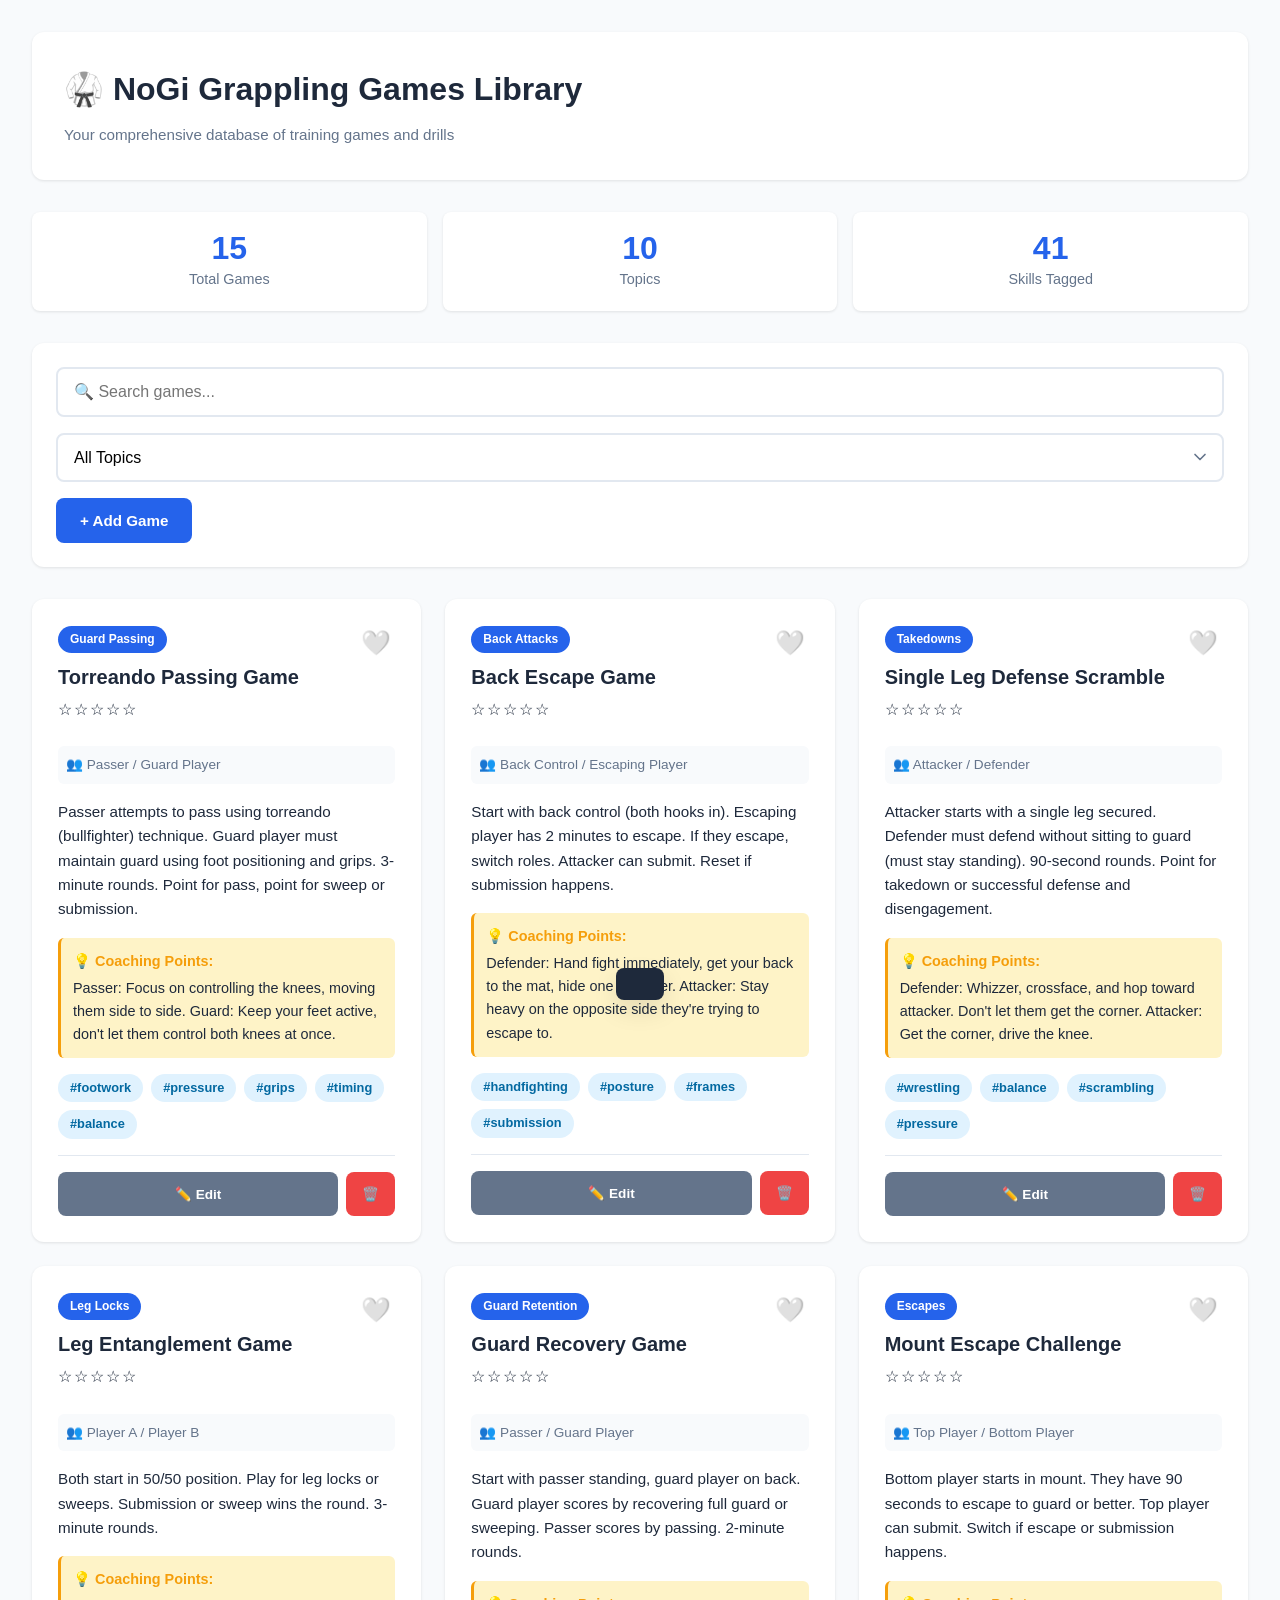
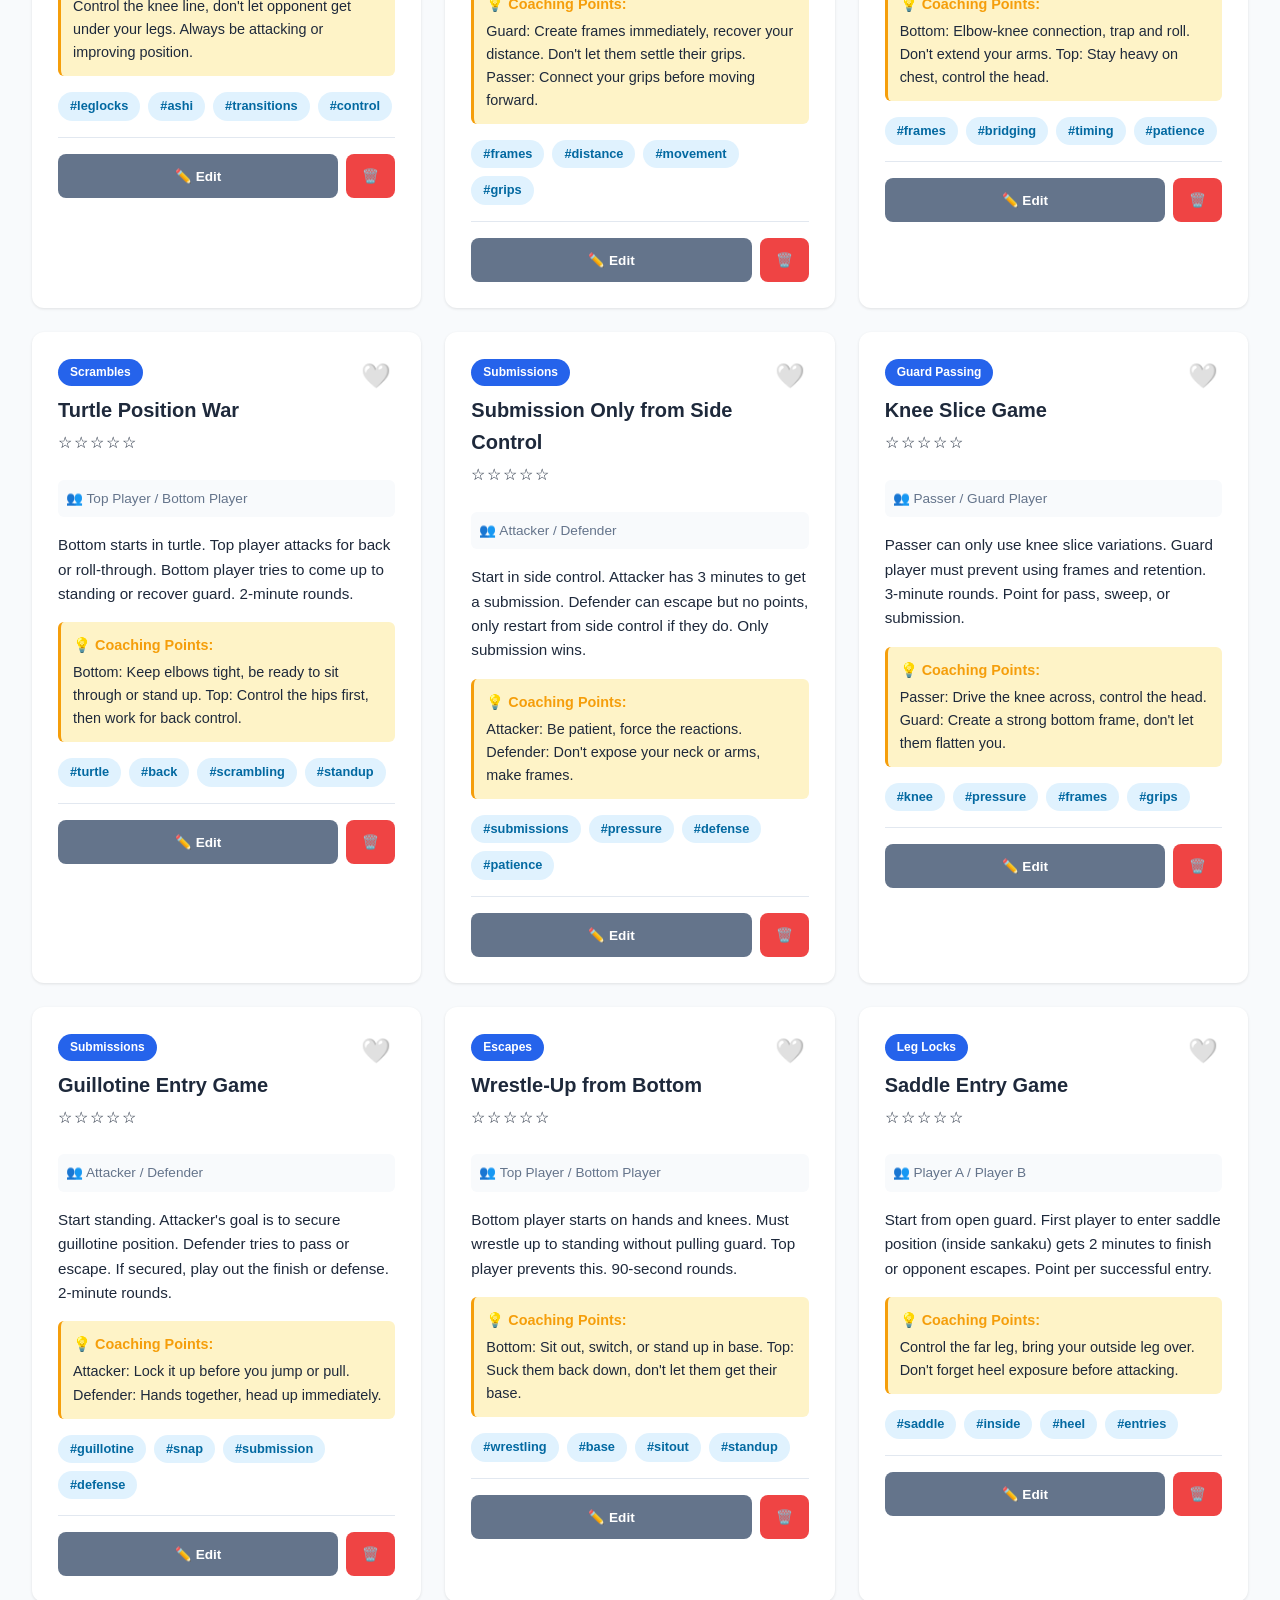
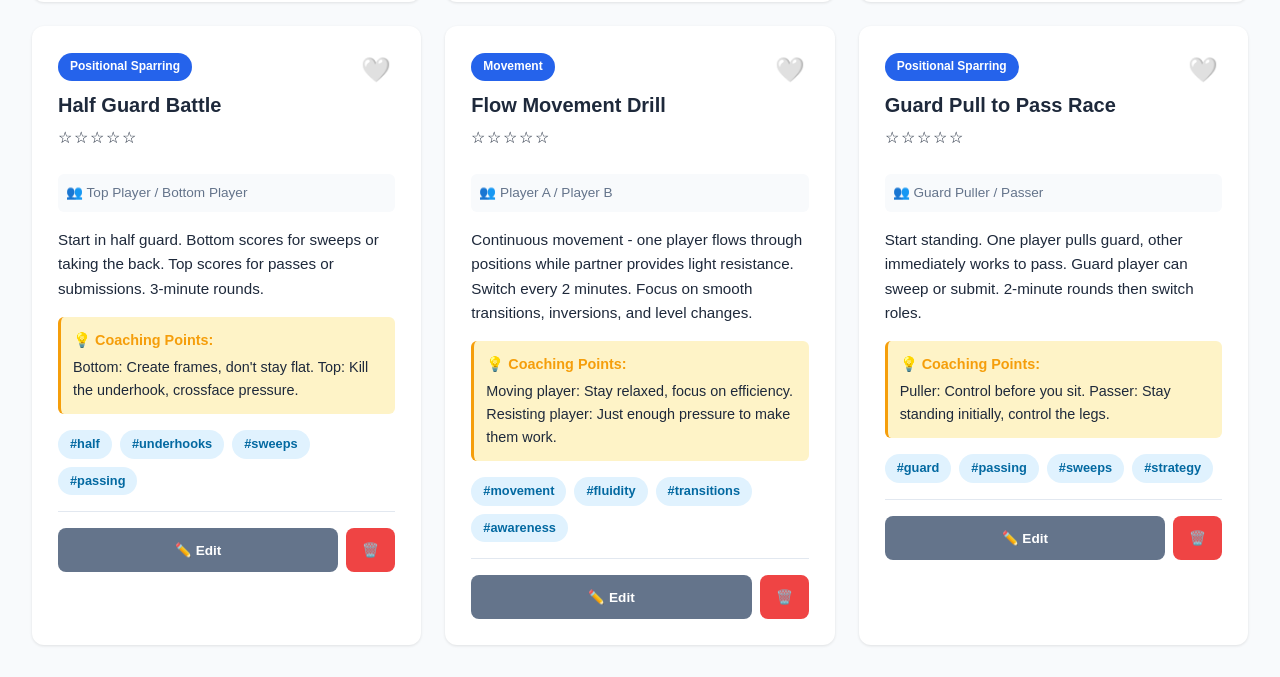
<file: nogi-games-library.html>
<!DOCTYPE html>
<html lang="en">
<head>
    <meta charset="UTF-8">
    <meta name="viewport" content="width=device-width, initial-scale=1.0">
    <title>NoGi Grappling Games Library</title>
    <style>
        * {
            margin: 0;
            padding: 0;
            box-sizing: border-box;
        }

        :root {
            --primary: #2563eb;
            --primary-dark: #1e40af;
            --secondary: #64748b;
            --success: #10b981;
            --danger: #ef4444;
            --bg: #f8fafc;
            --surface: #ffffff;
            --border: #e2e8f0;
            --text: #1e293b;
            --text-muted: #64748b;
            --shadow: 0 1px 3px rgba(0, 0, 0, 0.1);
            --shadow-lg: 0 10px 25px rgba(0, 0, 0, 0.1);
        }

        html {
            scroll-behavior: smooth;
        }

        body {
            font-family: -apple-system, BlinkMacSystemFont, 'Segoe UI', Roboto, Oxygen, Ubuntu, Cantarell, sans-serif;
            background: var(--bg);
            color: var(--text);
            line-height: 1.6;
            -webkit-font-smoothing: antialiased;
            -moz-osx-font-smoothing: grayscale;
        }

        .container {
            max-width: 1400px;
            margin: 0 auto;
            padding: 1rem;
        }

        @media (min-width: 768px) {
            .container {
                padding: 2rem;
            }
        }

        header {
            background: var(--surface);
            padding: 1.25rem;
            border-radius: 12px;
            box-shadow: var(--shadow);
            margin-bottom: 1rem;
        }

        @media (min-width: 768px) {
            header {
                padding: 2rem;
                margin-bottom: 2rem;
            }
        }

        h1 {
            font-size: 1.5rem;
            font-weight: 700;
            color: var(--text);
            margin-bottom: 0.5rem;
        }

        @media (min-width: 768px) {
            h1 {
                font-size: 2rem;
            }
        }

        .subtitle {
            color: var(--text-muted);
            font-size: 0.95rem;
        }

        .controls {
            background: var(--surface);
            padding: 1rem;
            border-radius: 12px;
            box-shadow: var(--shadow);
            margin-bottom: 1rem;
            display: flex;
            gap: 0.75rem;
            flex-wrap: wrap;
            align-items: stretch;
        }

        @media (min-width: 768px) {
            .controls {
                padding: 1.5rem;
                margin-bottom: 2rem;
                gap: 1rem;
                align-items: center;
            }
        }

        .search-box {
            flex: 1;
            min-width: 100%;
            position: relative;
        }

        @media (min-width: 640px) {
            .search-box {
                min-width: 250px;
            }
        }

        input[type="text"],
        input[type="search"],
        select,
        textarea {
            width: 100%;
            padding: 0.875rem 1rem;
            border: 2px solid var(--border);
            border-radius: 8px;
            font-size: 1rem;
            transition: all 0.2s;
            font-family: inherit;
            -webkit-appearance: none;
            appearance: none;
            background: var(--surface);
        }

        input:focus,
        select:focus,
        textarea:focus {
            outline: none;
            border-color: var(--primary);
            box-shadow: 0 0 0 3px rgba(37, 99, 235, 0.1);
        }

        select {
            cursor: pointer;
            background-image: url("data:image/svg+xml,%3Csvg xmlns='http://www.w3.org/2000/svg' width='24' height='24' viewBox='0 0 24 24' fill='none' stroke='%2364748b' stroke-width='2' stroke-linecap='round' stroke-linejoin='round'%3E%3Cpolyline points='6 9 12 15 18 9'%3E%3C/polyline%3E%3C/svg%3E");
            background-repeat: no-repeat;
            background-position: right 0.75rem center;
            background-size: 1.25rem;
            padding-right: 2.5rem;
        }

        .btn {
            padding: 0.875rem 1.5rem;
            border: none;
            border-radius: 8px;
            font-size: 0.95rem;
            font-weight: 600;
            cursor: pointer;
            transition: all 0.2s;
            display: inline-flex;
            align-items: center;
            justify-content: center;
            gap: 0.5rem;
            min-height: 44px;
            -webkit-tap-highlight-color: transparent;
        }

        .btn-primary {
            background: var(--primary);
            color: white;
        }

        @media (hover: hover) {
            .btn-primary:hover {
                background: var(--primary-dark);
                transform: translateY(-1px);
                box-shadow: var(--shadow-lg);
            }
        }

        .btn-primary:active {
            background: var(--primary-dark);
            transform: scale(0.98);
        }

        .btn-success {
            background: var(--success);
            color: white;
        }

        @media (hover: hover) {
            .btn-success:hover {
                background: #059669;
            }
        }

        .btn-success:active {
            background: #059669;
            transform: scale(0.98);
        }

        .btn-danger {
            background: var(--danger);
            color: white;
        }

        @media (hover: hover) {
            .btn-danger:hover {
                background: #dc2626;
            }
        }

        .btn-danger:active {
            background: #dc2626;
            transform: scale(0.98);
        }

        .btn-secondary {
            background: var(--secondary);
            color: white;
        }

        @media (hover: hover) {
            .btn-secondary:hover {
                background: #475569;
            }
        }

        .btn-secondary:active {
            background: #475569;
            transform: scale(0.98);
        }

        .games-grid {
            display: grid;
            grid-template-columns: 1fr;
            gap: 1rem;
        }

        @media (min-width: 640px) {
            .games-grid {
                grid-template-columns: repeat(auto-fill, minmax(300px, 1fr));
                gap: 1.5rem;
            }
        }

        .game-card {
            background: var(--surface);
            border-radius: 12px;
            padding: 1.25rem;
            box-shadow: var(--shadow);
            transition: all 0.3s;
            border: 2px solid transparent;
        }

        @media (min-width: 768px) {
            .game-card {
                padding: 1.5rem;
            }
        }

        @media (hover: hover) {
            .game-card:hover {
                transform: translateY(-4px);
                box-shadow: var(--shadow-lg);
                border-color: var(--primary);
            }
        }

        .game-header {
            display: flex;
            justify-content: space-between;
            align-items: start;
            margin-bottom: 1rem;
        }

        .game-title {
            font-size: 1.25rem;
            font-weight: 700;
            color: var(--text);
            margin-bottom: 0.25rem;
        }

        .game-topic {
            display: inline-block;
            padding: 0.25rem 0.75rem;
            background: var(--primary);
            color: white;
            border-radius: 20px;
            font-size: 0.75rem;
            font-weight: 600;
            margin-bottom: 0.5rem;
        }

        .game-roles {
            background: var(--bg);
            padding: 0.5rem;
            border-radius: 6px;
            font-size: 0.85rem;
            margin-bottom: 1rem;
            color: var(--text-muted);
        }

        .game-description {
            color: var(--text);
            margin-bottom: 1rem;
            font-size: 0.95rem;
            line-height: 1.6;
        }

        .game-coaching {
            background: #fef3c7;
            border-left: 3px solid #f59e0b;
            padding: 0.75rem;
            border-radius: 6px;
            margin-bottom: 1rem;
            font-size: 0.9rem;
        }

        .game-coaching strong {
            color: #f59e0b;
            display: block;
            margin-bottom: 0.25rem;
        }

        .hashtags {
            display: flex;
            flex-wrap: wrap;
            gap: 0.5rem;
            margin-bottom: 1rem;
        }

        .hashtag {
            background: #e0f2fe;
            color: #0369a1;
            padding: 0.25rem 0.75rem;
            border-radius: 20px;
            font-size: 0.8rem;
            font-weight: 600;
        }

        .game-actions {
            display: flex;
            gap: 0.5rem;
            padding-top: 1rem;
            border-top: 1px solid var(--border);
        }

        .btn-sm {
            padding: 0.5rem 1rem;
            font-size: 0.85rem;
        }

        .modal {
            display: none;
            position: fixed;
            top: 0;
            left: 0;
            width: 100%;
            height: 100%;
            background: rgba(0, 0, 0, 0.5);
            z-index: 1000;
            overflow-y: auto;
        }

        .modal.active {
            display: flex;
            align-items: flex-start;
            justify-content: center;
            padding: 0;
        }

        @media (min-width: 768px) {
            .modal.active {
                align-items: center;
                padding: 2rem;
            }
        }

        .modal-content {
            background: var(--surface);
            border-radius: 0;
            padding: 1.25rem;
            max-width: 100%;
            width: 100%;
            height: 100vh;
            overflow-y: auto;
            box-shadow: var(--shadow-lg);
        }

        @media (min-width: 768px) {
            .modal-content {
                border-radius: 12px;
                padding: 2rem;
                max-width: 600px;
                height: auto;
                max-height: 90vh;
            }
        }

        .modal-header {
            display: flex;
            justify-content: space-between;
            align-items: center;
            margin-bottom: 1.5rem;
        }

        .modal-title {
            font-size: 1.5rem;
            font-weight: 700;
        }

        .close-btn {
            background: none;
            border: none;
            font-size: 1.75rem;
            cursor: pointer;
            color: var(--text-muted);
            padding: 0;
            width: 44px;
            height: 44px;
            display: flex;
            align-items: center;
            justify-content: center;
            border-radius: 8px;
            -webkit-tap-highlight-color: transparent;
            transition: all 0.2s;
        }

        @media (hover: hover) {
            .close-btn:hover {
                background: var(--bg);
            }
        }

        .close-btn:active {
            background: var(--border);
        }

        .form-group {
            margin-bottom: 1.5rem;
        }

        .form-group label {
            display: block;
            margin-bottom: 0.5rem;
            font-weight: 600;
            color: var(--text);
        }

        .form-group small {
            display: block;
            margin-top: 0.25rem;
            color: var(--text-muted);
            font-size: 0.85rem;
        }

        textarea {
            min-height: 100px;
            resize: vertical;
        }

        .voice-hint {
            background: #e0f2fe;
            border-left: 3px solid #0284c7;
            padding: 0.75rem;
            border-radius: 6px;
            margin-bottom: 1.5rem;
            font-size: 0.9rem;
            color: #0c4a6e;
        }

        .voice-hint strong {
            display: block;
            margin-bottom: 0.25rem;
            color: #0369a1;
        }

        .stats {
            display: grid;
            grid-template-columns: repeat(3, 1fr);
            gap: 0.75rem;
            margin-bottom: 1rem;
        }

        @media (min-width: 768px) {
            .stats {
                gap: 1rem;
                margin-bottom: 2rem;
            }
        }

        .stat-card {
            background: var(--surface);
            padding: 1rem;
            border-radius: 8px;
            box-shadow: var(--shadow);
            text-align: center;
        }

        @media (min-width: 768px) {
            .stat-card {
                padding: 1.25rem;
            }
        }

        .stat-value {
            font-size: 1.75rem;
            font-weight: 700;
            color: var(--primary);
            line-height: 1;
            margin-bottom: 0.25rem;
        }

        @media (min-width: 768px) {
            .stat-value {
                font-size: 2rem;
            }
        }

        .stat-label {
            color: var(--text-muted);
            font-size: 0.75rem;
        }

        @media (min-width: 768px) {
            .stat-label {
                font-size: 0.9rem;
            }
        }

        .empty-state {
            text-align: center;
            padding: 4rem 2rem;
            color: var(--text-muted);
        }

        .empty-state svg {
            width: 100px;
            height: 100px;
            margin-bottom: 1rem;
            opacity: 0.3;
        }

        /* Toast notifications */
        .toast {
            position: fixed;
            bottom: -100px;
            left: 50%;
            transform: translateX(-50%);
            background: var(--text);
            color: white;
            padding: 1rem 1.5rem;
            border-radius: 8px;
            box-shadow: var(--shadow-lg);
            transition: bottom 0.3s ease;
            z-index: 2000;
            display: flex;
            align-items: center;
            gap: 1rem;
            max-width: 90%;
        }

        .toast.show {
            bottom: 2rem;
        }

        .toast.error {
            background: var(--danger);
        }

        .toast.info {
            background: var(--secondary);
        }

        .toast-message {
            flex: 1;
        }

        .toast-undo-btn {
            background: rgba(255, 255, 255, 0.2);
            border: 1px solid rgba(255, 255, 255, 0.3);
            color: white;
            padding: 0.5rem 1rem;
            border-radius: 6px;
            cursor: pointer;
            font-weight: 600;
            font-size: 0.85rem;
            transition: all 0.2s;
        }

        .toast-undo-btn:hover {
            background: rgba(255, 255, 255, 0.3);
        }

        /* Icon buttons */
        .icon-btn {
            background: none;
            border: none;
            font-size: 1.25rem;
            cursor: pointer;
            padding: 0.25rem;
            transition: transform 0.2s;
            -webkit-tap-highlight-color: transparent;
        }

        .icon-btn:hover {
            transform: scale(1.2);
        }

        .icon-btn:active {
            transform: scale(0.9);
        }

        .rating-stars {
            display: flex;
            gap: 0.125rem;
            margin-bottom: 0.5rem;
        }

        .rating-star {
            cursor: pointer;
            font-size: 1rem;
            transition: transform 0.2s;
            -webkit-tap-highlight-color: transparent;
        }

        .rating-star:hover {
            transform: scale(1.2);
        }

        .game-meta {
            display: flex;
            justify-content: space-between;
            align-items: center;
            margin-bottom: 0.5rem;
        }

        @media (max-width: 640px) {
            .btn-sm {
                padding: 0.625rem 0.875rem;
                font-size: 0.8rem;
            }

            .game-title {
                font-size: 1.125rem;
            }

            .game-actions {
                gap: 0.625rem;
            }

            .modal-title {
                font-size: 1.25rem;
            }
        }
    </style>
</head>
<body>
    <div class="container">
        <header>
            <h1>🥋 NoGi Grappling Games Library</h1>
            <p class="subtitle">Your comprehensive database of training games and drills</p>
        </header>

        <div class="stats">
            <div class="stat-card">
                <div class="stat-value" id="totalGames">0</div>
                <div class="stat-label">Total Games</div>
            </div>
            <div class="stat-card">
                <div class="stat-value" id="totalTopics">0</div>
                <div class="stat-label">Topics</div>
            </div>
            <div class="stat-card">
                <div class="stat-value" id="totalSkills">0</div>
                <div class="stat-label">Skills Tagged</div>
            </div>
        </div>

        <div class="controls">
            <div class="search-box">
                <input type="search" id="searchInput" placeholder="🔍 Search games...">
            </div>

            <select id="topicFilter">
                <option value="">All Topics</option>
                <option value="Guard Passing">Guard Passing</option>
                <option value="Guard Retention">Guard Retention</option>
                <option value="Back Attacks">Back Attacks</option>
                <option value="Leg Locks">Leg Locks</option>
                <option value="Takedowns">Takedowns</option>
                <option value="Submissions">Submissions</option>
                <option value="Scrambles">Scrambles</option>
                <option value="Positional Sparring">Positional Sparring</option>
                <option value="Movement">Movement</option>
                <option value="Escapes">Escapes</option>
            </select>

            <button class="btn btn-primary" onclick="openAddModal()">+ Add Game</button>
        </div>

        <div class="games-grid" id="gamesGrid"></div>
    </div>

    <!-- Toast notification -->
    <div class="toast" id="toast"></div>

    <!-- Add/Edit Game Modal -->
    <div class="modal" id="gameModal">
        <div class="modal-content">
            <div class="modal-header">
                <h2 class="modal-title" id="modalTitle">Add New Game</h2>
                <button class="close-btn" onclick="closeModal()">×</button>
            </div>

            <form id="gameForm">
                <input type="hidden" id="gameId">

                <div class="voice-hint">
                    <strong>💡 Voice Input Tip:</strong>
                    Use your phone's keyboard microphone button to speak instead of typing! Tap any field, then tap the mic icon on your keyboard.
                </div>

                <div class="form-group">
                    <label>Game Name</label>
                    <input type="text" id="gameName" required>
                </div>

                <div class="form-group">
                    <label>Topic</label>
                    <select id="gameTopic" required>
                        <option value="">Select a topic...</option>
                        <option value="Guard Passing">Guard Passing</option>
                        <option value="Guard Retention">Guard Retention</option>
                        <option value="Back Attacks">Back Attacks</option>
                        <option value="Leg Locks">Leg Locks</option>
                        <option value="Takedowns">Takedowns</option>
                        <option value="Submissions">Submissions</option>
                        <option value="Scrambles">Scrambles</option>
                        <option value="Positional Sparring">Positional Sparring</option>
                        <option value="Movement">Movement</option>
                        <option value="Escapes">Escapes</option>
                    </select>
                </div>

                <div class="form-group">
                    <label>Player Roles</label>
                    <input type="text" id="gameRoles" placeholder="e.g., Player A / Player B or Attacker / Defender" required>
                    <small>Describe the roles (e.g., "Attacker / Defender" or "Player A / Player B")</small>
                </div>

                <div class="form-group">
                    <label>Description</label>
                    <textarea id="gameDescription" required></textarea>
                    <small>Describe the game rules and objectives</small>
                </div>

                <div class="form-group">
                    <label>Coaching Instructions</label>
                    <textarea id="gameCoaching"></textarea>
                    <small>Key coaching points to emphasize during the game</small>
                </div>

                <div class="form-group">
                    <label>Skills (Hashtags)</label>
                    <input type="text" id="gameSkills" placeholder="e.g., #pressure #balance #timing">
                    <small>Use # to tag skills developed (e.g., #pressure #timing #grips)</small>
                </div>

                <div style="display: flex; gap: 1rem; margin-top: 2rem;">
                    <button type="submit" class="btn btn-success" style="flex: 1;">Save Game</button>
                    <button type="button" class="btn btn-secondary" onclick="closeModal()">Cancel</button>
                </div>
            </form>
        </div>
    </div>

    <script>
        // Database storage
        let games = [];
        let editingGameId = null;
        let undoState = null;

        // Load initial data
        function loadGames() {
            const stored = localStorage.getItem('nogiGames');
            if (stored) {
                games = JSON.parse(stored);
            } else {
                // Pre-populated games based on research
                games = [
                    {
                        id: Date.now() + 1,
                        name: "Torreando Passing Game",
                        topic: "Guard Passing",
                        roles: "Passer / Guard Player",
                        description: "Passer attempts to pass using torreando (bullfighter) technique. Guard player must maintain guard using foot positioning and grips. 3-minute rounds. Point for pass, point for sweep or submission.",
                        coaching: "Passer: Focus on controlling the knees, moving them side to side. Guard: Keep your feet active, don't let them control both knees at once.",
                        skills: "#footwork #pressure #grips #timing #balance",
                        favorite: false,
                        rating: 0
                    },
                    {
                        id: Date.now() + 2,
                        name: "Back Escape Game",
                        topic: "Back Attacks",
                        roles: "Back Control / Escaping Player",
                        description: "Start with back control (both hooks in). Escaping player has 2 minutes to escape. If they escape, switch roles. Attacker can submit. Reset if submission happens.",
                        coaching: "Defender: Hand fight immediately, get your back to the mat, hide one shoulder. Attacker: Stay heavy on the opposite side they're trying to escape to.",
                        skills: "#handfighting #posture #frames #submission-defense",
                        favorite: false,
                        rating: 0
                    },
                    {
                        id: Date.now() + 3,
                        name: "Single Leg Defense Scramble",
                        topic: "Takedowns",
                        roles: "Attacker / Defender",
                        description: "Attacker starts with a single leg secured. Defender must defend without sitting to guard (must stay standing). 90-second rounds. Point for takedown or successful defense and disengagement.",
                        coaching: "Defender: Whizzer, crossface, and hop toward attacker. Don't let them get the corner. Attacker: Get the corner, drive the knee.",
                        skills: "#wrestling #balance #scrambling #pressure",
                        favorite: false,
                        rating: 0
                    },
                    {
                        id: Date.now() + 4,
                        name: "Leg Entanglement Game",
                        topic: "Leg Locks",
                        roles: "Player A / Player B",
                        description: "Both start in 50/50 position. Play for leg locks or sweeps. Submission or sweep wins the round. 3-minute rounds.",
                        coaching: "Control the knee line, don't let opponent get under your legs. Always be attacking or improving position.",
                        skills: "#leglocks #ashi-garami #transitions #control",
                        favorite: false,
                        rating: 0
                    },
                    {
                        id: Date.now() + 5,
                        name: "Guard Recovery Game",
                        topic: "Guard Retention",
                        roles: "Passer / Guard Player",
                        description: "Start with passer standing, guard player on back. Guard player scores by recovering full guard or sweeping. Passer scores by passing. 2-minute rounds.",
                        coaching: "Guard: Create frames immediately, recover your distance. Don't let them settle their grips. Passer: Connect your grips before moving forward.",
                        skills: "#frames #distance #movement #grips",
                        favorite: false,
                        rating: 0
                    },
                    {
                        id: Date.now() + 6,
                        name: "Mount Escape Challenge",
                        topic: "Escapes",
                        roles: "Top Player / Bottom Player",
                        description: "Bottom player starts in mount. They have 90 seconds to escape to guard or better. Top player can submit. Switch if escape or submission happens.",
                        coaching: "Bottom: Elbow-knee connection, trap and roll. Don't extend your arms. Top: Stay heavy on chest, control the head.",
                        skills: "#frames #bridging #timing #patience",
                        favorite: false,
                        rating: 0
                    },
                    {
                        id: Date.now() + 7,
                        name: "Turtle Position War",
                        topic: "Scrambles",
                        roles: "Top Player / Bottom Player",
                        description: "Bottom starts in turtle. Top player attacks for back or roll-through. Bottom player tries to come up to standing or recover guard. 2-minute rounds.",
                        coaching: "Bottom: Keep elbows tight, be ready to sit through or stand up. Top: Control the hips first, then work for back control.",
                        skills: "#turtle #back-takes #scrambling #standup",
                        favorite: false,
                        rating: 0
                    },
                    {
                        id: Date.now() + 8,
                        name: "Submission Only from Side Control",
                        topic: "Submissions",
                        roles: "Attacker / Defender",
                        description: "Start in side control. Attacker has 3 minutes to get a submission. Defender can escape but no points, only restart from side control if they do. Only submission wins.",
                        coaching: "Attacker: Be patient, force the reactions. Defender: Don't expose your neck or arms, make frames.",
                        skills: "#submissions #pressure #defense #patience",
                        favorite: false,
                        rating: 0
                    },
                    {
                        id: Date.now() + 9,
                        name: "Knee Slice Game",
                        topic: "Guard Passing",
                        roles: "Passer / Guard Player",
                        description: "Passer can only use knee slice variations. Guard player must prevent using frames and retention. 3-minute rounds. Point for pass, sweep, or submission.",
                        coaching: "Passer: Drive the knee across, control the head. Guard: Create a strong bottom frame, don't let them flatten you.",
                        skills: "#knee-slice #pressure #frames #grips",
                        favorite: false,
                        rating: 0
                    },
                    {
                        id: Date.now() + 10,
                        name: "Guillotine Entry Game",
                        topic: "Submissions",
                        roles: "Attacker / Defender",
                        description: "Start standing. Attacker's goal is to secure guillotine position. Defender tries to pass or escape. If secured, play out the finish or defense. 2-minute rounds.",
                        coaching: "Attacker: Lock it up before you jump or pull. Defender: Hands together, head up immediately.",
                        skills: "#guillotine #snap-downs #submission #defense",
                        favorite: false,
                        rating: 0
                    },
                    {
                        id: Date.now() + 11,
                        name: "Wrestle-Up from Bottom",
                        topic: "Escapes",
                        roles: "Top Player / Bottom Player",
                        description: "Bottom player starts on hands and knees. Must wrestle up to standing without pulling guard. Top player prevents this. 90-second rounds.",
                        coaching: "Bottom: Sit out, switch, or stand up in base. Top: Suck them back down, don't let them get their base.",
                        skills: "#wrestling #base #sitout #standup",
                        favorite: false,
                        rating: 0
                    },
                    {
                        id: Date.now() + 12,
                        name: "Saddle Entry Game",
                        topic: "Leg Locks",
                        roles: "Player A / Player B",
                        description: "Start from open guard. First player to enter saddle position (inside sankaku) gets 2 minutes to finish or opponent escapes. Point per successful entry.",
                        coaching: "Control the far leg, bring your outside leg over. Don't forget heel exposure before attacking.",
                        skills: "#saddle #inside-sankaku #heel-hooks #entries",
                        favorite: false,
                        rating: 0
                    },
                    {
                        id: Date.now() + 13,
                        name: "Half Guard Battle",
                        topic: "Positional Sparring",
                        roles: "Top Player / Bottom Player",
                        description: "Start in half guard. Bottom scores for sweeps or taking the back. Top scores for passes or submissions. 3-minute rounds.",
                        coaching: "Bottom: Create frames, don't stay flat. Top: Kill the underhook, crossface pressure.",
                        skills: "#half-guard #underhooks #sweeps #passing",
                        favorite: false,
                        rating: 0
                    },
                    {
                        id: Date.now() + 14,
                        name: "Flow Movement Drill",
                        topic: "Movement",
                        roles: "Player A / Player B",
                        description: "Continuous movement - one player flows through positions while partner provides light resistance. Switch every 2 minutes. Focus on smooth transitions, inversions, and level changes.",
                        coaching: "Moving player: Stay relaxed, focus on efficiency. Resisting player: Just enough pressure to make them work.",
                        skills: "#movement #fluidity #transitions #awareness",
                        favorite: false,
                        rating: 0
                    },
                    {
                        id: Date.now() + 15,
                        name: "Guard Pull to Pass Race",
                        topic: "Positional Sparring",
                        roles: "Guard Puller / Passer",
                        description: "Start standing. One player pulls guard, other immediately works to pass. Guard player can sweep or submit. 2-minute rounds then switch roles.",
                        coaching: "Puller: Control before you sit. Passer: Stay standing initially, control the legs.",
                        skills: "#guard-pull #passing #sweeps #strategy",
                        favorite: false,
                        rating: 0
                    }
                ];
                saveGames();
            }
            renderGames();
            updateStats();
        }

        // Save to localStorage
        function saveGames() {
            localStorage.setItem('nogiGames', JSON.stringify(games));
            updateStats();
        }

        // Update statistics
        function updateStats() {
            document.getElementById('totalGames').textContent = games.length;

            const topics = new Set(games.map(g => g.topic));
            document.getElementById('totalTopics').textContent = topics.size;

            const skills = new Set();
            games.forEach(game => {
                const hashtags = game.skills.match(/#\w+/g) || [];
                hashtags.forEach(tag => skills.add(tag));
            });
            document.getElementById('totalSkills').textContent = skills.size;
        }

        // Render games
        function renderGames() {
            const searchTerm = document.getElementById('searchInput').value.toLowerCase();
            const topicFilter = document.getElementById('topicFilter').value;

            let filtered = games.filter(game => {
                const matchesSearch = !searchTerm ||
                    game.name.toLowerCase().includes(searchTerm) ||
                    game.description.toLowerCase().includes(searchTerm) ||
                    game.skills.toLowerCase().includes(searchTerm);

                const matchesTopic = !topicFilter || game.topic === topicFilter;

                return matchesSearch && matchesTopic;
            });

            const grid = document.getElementById('gamesGrid');

            if (filtered.length === 0) {
                grid.innerHTML = `
                    <div class="empty-state" style="grid-column: 1/-1;">
                        <svg fill="none" stroke="currentColor" viewBox="0 0 24 24">
                            <path stroke-linecap="round" stroke-linejoin="round" stroke-width="2" d="M9.172 16.172a4 4 0 015.656 0M9 10h.01M15 10h.01M12 12h.01M12 12h.01M12 12h.01M12 12h.01M21 12a9 9 0 11-18 0 9 9 0 0118 0z"/>
                        </svg>
                        <p>No games found. Try adjusting your search or add a new game!</p>
                    </div>
                `;
                return;
            }

            grid.innerHTML = filtered.map(game => `
                <div class="game-card">
                    <div class="game-header">
                        <div style="flex: 1;">
                            <div class="game-topic">${game.topic}</div>
                            <h3 class="game-title">${game.name}</h3>
                            <div class="rating-stars">
                                ${[1, 2, 3, 4, 5].map(star =>
                                    `<span class="rating-star" onclick="setRating(${game.id}, ${star})" title="${star} star${star > 1 ? 's' : ''}">${star <= (game.rating || 0) ? '⭐' : '☆'}</span>`
                                ).join('')}
                            </div>
                        </div>
                        <button class="icon-btn" onclick="toggleFavorite(${game.id})" title="${game.favorite ? 'Remove from favorites' : 'Add to favorites'}" style="font-size: 1.5rem;">
                            ${game.favorite ? '❤️' : '🤍'}
                        </button>
                    </div>

                    <div class="game-roles">👥 ${game.roles}</div>

                    <div class="game-description">${game.description}</div>

                    ${game.coaching ? `
                        <div class="game-coaching">
                            <strong>💡 Coaching Points:</strong>
                            ${game.coaching}
                        </div>
                    ` : ''}

                    ${game.skills ? `
                        <div class="hashtags">
                            ${(game.skills.match(/#\w+/g) || []).map(tag =>
                                `<span class="hashtag">${tag}</span>`
                            ).join('')}
                        </div>
                    ` : ''}

                    <div class="game-actions">
                        <button class="btn btn-sm btn-secondary" onclick="editGame(${game.id})" style="flex: 1;">✏️ Edit</button>
                        <button class="btn btn-sm btn-danger" onclick="deleteGame(${game.id})">🗑️</button>
                    </div>
                </div>
            `).join('');
        }

        // Modal functions
        function openAddModal() {
            editingGameId = null;
            document.getElementById('modalTitle').textContent = 'Add New Game';
            document.getElementById('gameForm').reset();
            document.getElementById('gameId').value = '';
            document.getElementById('gameModal').classList.add('active');
        }

        function editGame(id) {
            const game = games.find(g => g.id === id);
            if (!game) return;

            editingGameId = id;
            document.getElementById('modalTitle').textContent = 'Edit Game';
            document.getElementById('gameId').value = id;
            document.getElementById('gameName').value = game.name;
            document.getElementById('gameTopic').value = game.topic;
            document.getElementById('gameRoles').value = game.roles;
            document.getElementById('gameDescription').value = game.description;
            document.getElementById('gameCoaching').value = game.coaching || '';
            document.getElementById('gameSkills').value = game.skills || '';

            document.getElementById('gameModal').classList.add('active');
        }

        function closeModal() {
            document.getElementById('gameModal').classList.remove('active');
            document.getElementById('gameForm').reset();
            editingGameId = null;
        }

        function deleteGame(id) {
            const game = games.find(g => g.id === id);
            if (!game) return;

            const gameName = game.name;

            // Store for undo
            undoState = {
                type: 'game',
                action: 'delete',
                data: {...game}
            };

            games = games.filter(g => g.id !== id);
            saveGames();
            renderGames();
            showToast(`🗑️ "${gameName}" deleted`, 'info', true);
        }

        function toggleFavorite(id) {
            const game = games.find(g => g.id === id);
            if (game) {
                game.favorite = !game.favorite;
                saveGames();
                renderGames();
                showToast(game.favorite ? '❤️ Added to favorites' : 'Removed from favorites');
            }
        }

        function setRating(id, stars) {
            const game = games.find(g => g.id === id);
            if (game) {
                // Toggle: if clicking the same rating, set to 0
                game.rating = game.rating === stars ? 0 : stars;
                saveGames();
                renderGames();
                showToast(game.rating ? `Rated ${stars} star${stars > 1 ? 's' : ''}` : 'Rating removed', 'info');
            }
        }

        function showToast(message, type = 'success', showUndo = false) {
            const toast = document.getElementById('toast');

            // Remove any existing type classes
            toast.classList.remove('error', 'info', 'success');

            // Add the new type class
            if (type === 'error') {
                toast.classList.add('error');
            } else if (type === 'info') {
                toast.classList.add('info');
            }

            // Build toast content
            if (showUndo && undoState) {
                toast.innerHTML = `
                    <span class="toast-message">${message}</span>
                    <button class="toast-undo-btn" onclick="performUndo()">UNDO</button>
                `;
            } else {
                toast.innerHTML = `<span class="toast-message">${message}</span>`;
            }

            toast.classList.add('show');

            // Longer duration for messages with undo
            const duration = showUndo ? 5000 : (type === 'error' ? 4000 : 3000);

            setTimeout(() => {
                toast.classList.remove('show');
                // Clear undo state after toast disappears
                if (showUndo) {
                    setTimeout(() => { undoState = null; }, 400);
                }
            }, duration);
        }

        function performUndo() {
            if (!undoState) return;

            const toast = document.getElementById('toast');

            if (undoState.type === 'game' && undoState.action === 'delete') {
                // Restore deleted game
                games.push(undoState.data);
                saveGames();
                renderGames();
                toast.classList.remove('show');
                showToast(`✅ "${undoState.data.name}" restored`);
                undoState = null;
            }
        }

        // Form submission
        document.getElementById('gameForm').addEventListener('submit', (e) => {
            e.preventDefault();

            const gameData = {
                id: editingGameId || Date.now(),
                name: document.getElementById('gameName').value,
                topic: document.getElementById('gameTopic').value,
                roles: document.getElementById('gameRoles').value,
                description: document.getElementById('gameDescription').value,
                coaching: document.getElementById('gameCoaching').value,
                skills: document.getElementById('gameSkills').value,
                favorite: false,
                rating: 0
            };

            if (editingGameId) {
                const index = games.findIndex(g => g.id === editingGameId);
                const oldGame = games[index];
                // Preserve favorite and rating when editing
                gameData.favorite = oldGame.favorite || false;
                gameData.rating = oldGame.rating || 0;
                games[index] = gameData;
                showToast('✅ Game updated successfully!', 'success');
            } else {
                games.push(gameData);
                showToast('✅ Game added successfully!', 'success');
            }

            saveGames();
            renderGames();
            closeModal();
        });

        // Search and filter
        document.getElementById('searchInput').addEventListener('input', renderGames);
        document.getElementById('topicFilter').addEventListener('change', renderGames);

        // Close modal on background click
        document.getElementById('gameModal').addEventListener('click', (e) => {
            if (e.target.id === 'gameModal') {
                closeModal();
            }
        });

        // Initialize
        loadGames();
    </script>
</body>
</html>
</file>
